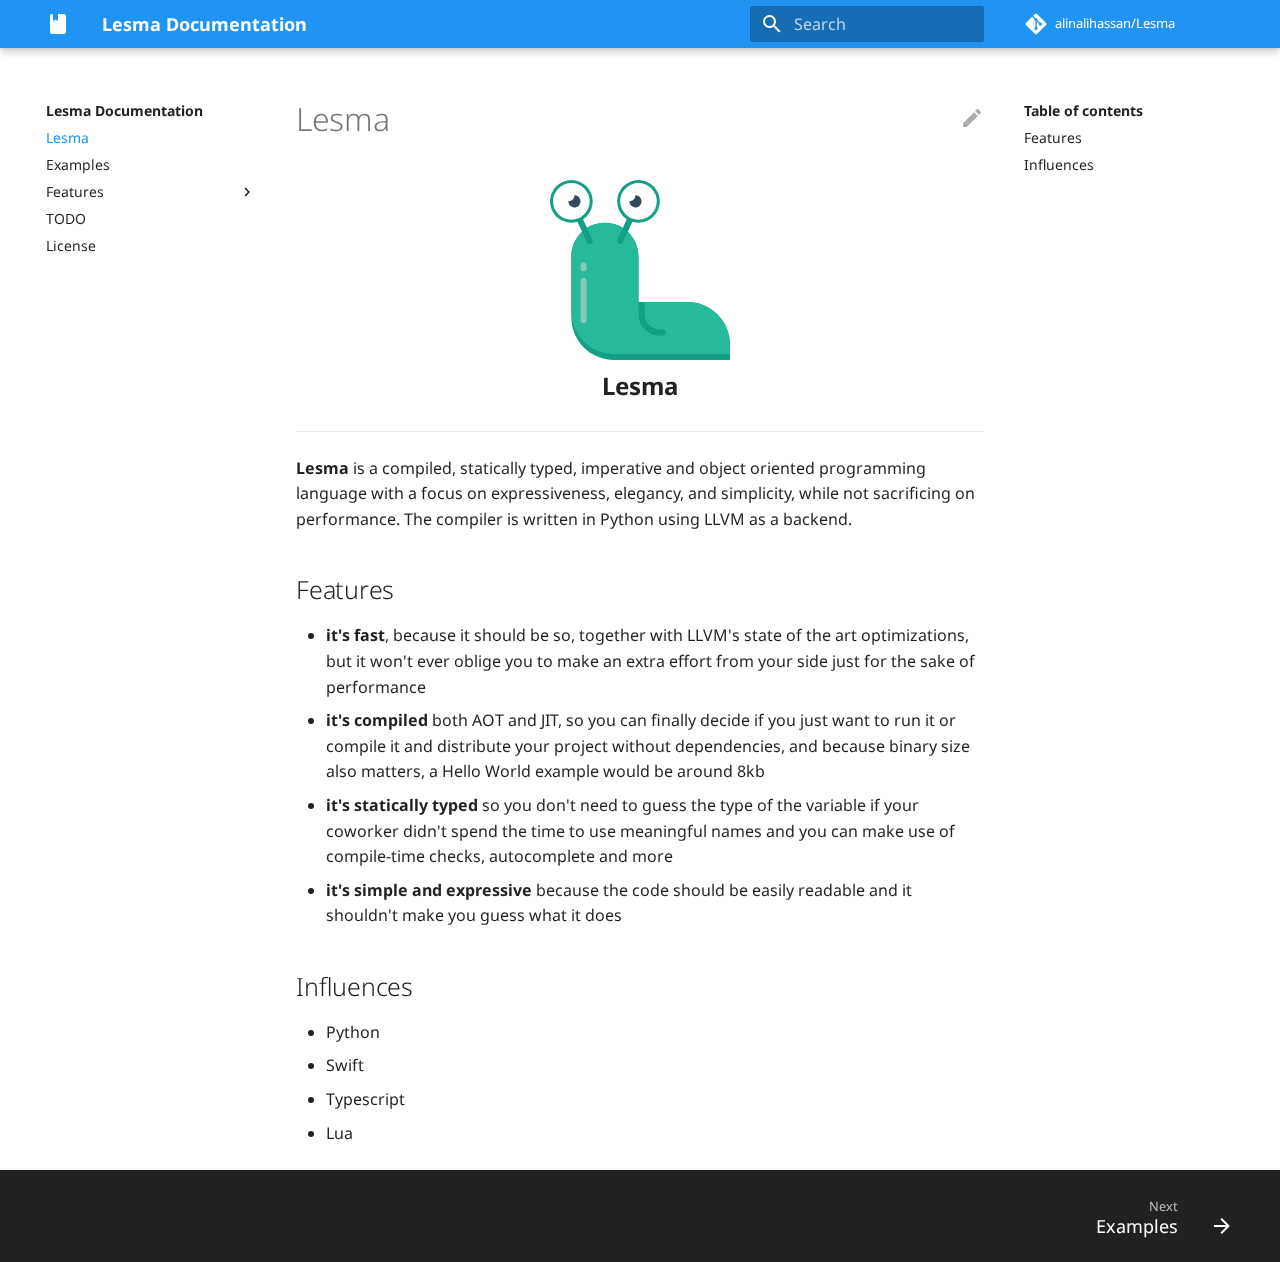
<file: index.html>
<!doctype html>
<html lang="en" class="no-js">
  <head>
    
      <meta charset="utf-8">
      <meta name="viewport" content="width=device-width,initial-scale=1">
      
        <meta name="description" content="Lesma Documentation">
      
      
        <meta name="author" content="Alin Ali Hassan">
      
      
        <link rel="canonical" href="https://alinalihassan.github.io/Lesma/">
      
      <link rel="icon" href="assets/images/favicon.png">
      <meta name="generator" content="mkdocs-1.2.3, mkdocs-material-8.2.3">
    
    
      
        <title>Lesma Documentation</title>
      
    
    
      <link rel="stylesheet" href="assets/stylesheets/main.e8d9bf0c.min.css">
      
        
        <link rel="stylesheet" href="assets/stylesheets/palette.e6a45f82.min.css">
        
          
          
          <meta name="theme-color" content="#2094f3">
        
      
    
    
    
      
        
        <link rel="preconnect" href="https://fonts.gstatic.com" crossorigin>
        <link rel="stylesheet" href="https://fonts.googleapis.com/css?family=Noto+Sans:300,300i,400,400i,700,700i%7CRoboto+Mono:400,400i,700,700i&display=fallback">
        <style>:root{--md-text-font:"Noto Sans";--md-code-font:"Roboto Mono"}</style>
      
    
    
      <link rel="stylesheet" href="css/extra.css">
    
    <script>__md_scope=new URL(".",location),__md_get=(e,_=localStorage,t=__md_scope)=>JSON.parse(_.getItem(t.pathname+"."+e)),__md_set=(e,_,t=localStorage,a=__md_scope)=>{try{t.setItem(a.pathname+"."+e,JSON.stringify(_))}catch(e){}}</script>
    
      

    
    
  </head>
  
  
    
    
    
    
    
    <body dir="ltr" data-md-color-scheme="" data-md-color-primary="blue" data-md-color-accent="blue">
  
    
    
    <input class="md-toggle" data-md-toggle="drawer" type="checkbox" id="__drawer" autocomplete="off">
    <input class="md-toggle" data-md-toggle="search" type="checkbox" id="__search" autocomplete="off">
    <label class="md-overlay" for="__drawer"></label>
    <div data-md-component="skip">
      
        
        <a href="#features" class="md-skip">
          Skip to content
        </a>
      
    </div>
    <div data-md-component="announce">
      
    </div>
    
    
      

<header class="md-header" data-md-component="header">
  <nav class="md-header__inner md-grid" aria-label="Header">
    <a href="." title="Lesma Documentation" class="md-header__button md-logo" aria-label="Lesma Documentation" data-md-component="logo">
      
  
  <svg xmlns="http://www.w3.org/2000/svg" viewBox="0 0 24 24"><path d="M18 22a2 2 0 0 0 2-2V4a2 2 0 0 0-2-2h-6v7L9.5 7.5 7 9V2H6a2 2 0 0 0-2 2v16a2 2 0 0 0 2 2h12z"/></svg>

    </a>
    <label class="md-header__button md-icon" for="__drawer">
      <svg xmlns="http://www.w3.org/2000/svg" viewBox="0 0 24 24"><path d="M3 6h18v2H3V6m0 5h18v2H3v-2m0 5h18v2H3v-2z"/></svg>
    </label>
    <div class="md-header__title" data-md-component="header-title">
      <div class="md-header__ellipsis">
        <div class="md-header__topic">
          <span class="md-ellipsis">
            Lesma Documentation
          </span>
        </div>
        <div class="md-header__topic" data-md-component="header-topic">
          <span class="md-ellipsis">
            
              Lesma
            
          </span>
        </div>
      </div>
    </div>
    
    
    
      <label class="md-header__button md-icon" for="__search">
        <svg xmlns="http://www.w3.org/2000/svg" viewBox="0 0 24 24"><path d="M9.5 3A6.5 6.5 0 0 1 16 9.5c0 1.61-.59 3.09-1.56 4.23l.27.27h.79l5 5-1.5 1.5-5-5v-.79l-.27-.27A6.516 6.516 0 0 1 9.5 16 6.5 6.5 0 0 1 3 9.5 6.5 6.5 0 0 1 9.5 3m0 2C7 5 5 7 5 9.5S7 14 9.5 14 14 12 14 9.5 12 5 9.5 5z"/></svg>
      </label>
      <div class="md-search" data-md-component="search" role="dialog">
  <label class="md-search__overlay" for="__search"></label>
  <div class="md-search__inner" role="search">
    <form class="md-search__form" name="search">
      <input type="text" class="md-search__input" name="query" aria-label="Search" placeholder="Search" autocapitalize="off" autocorrect="off" autocomplete="off" spellcheck="false" data-md-component="search-query" required>
      <label class="md-search__icon md-icon" for="__search">
        <svg xmlns="http://www.w3.org/2000/svg" viewBox="0 0 24 24"><path d="M9.5 3A6.5 6.5 0 0 1 16 9.5c0 1.61-.59 3.09-1.56 4.23l.27.27h.79l5 5-1.5 1.5-5-5v-.79l-.27-.27A6.516 6.516 0 0 1 9.5 16 6.5 6.5 0 0 1 3 9.5 6.5 6.5 0 0 1 9.5 3m0 2C7 5 5 7 5 9.5S7 14 9.5 14 14 12 14 9.5 12 5 9.5 5z"/></svg>
        <svg xmlns="http://www.w3.org/2000/svg" viewBox="0 0 24 24"><path d="M20 11v2H8l5.5 5.5-1.42 1.42L4.16 12l7.92-7.92L13.5 5.5 8 11h12z"/></svg>
      </label>
      <nav class="md-search__options" aria-label="Search">
        
        <button type="reset" class="md-search__icon md-icon" aria-label="Clear" tabindex="-1">
          <svg xmlns="http://www.w3.org/2000/svg" viewBox="0 0 24 24"><path d="M19 6.41 17.59 5 12 10.59 6.41 5 5 6.41 10.59 12 5 17.59 6.41 19 12 13.41 17.59 19 19 17.59 13.41 12 19 6.41z"/></svg>
        </button>
      </nav>
      
    </form>
    <div class="md-search__output">
      <div class="md-search__scrollwrap" data-md-scrollfix>
        <div class="md-search-result" data-md-component="search-result">
          <div class="md-search-result__meta">
            Initializing search
          </div>
          <ol class="md-search-result__list"></ol>
        </div>
      </div>
    </div>
  </div>
</div>
    
    
      <div class="md-header__source">
        <a href="https://github.com/alinalihassan/Lesma/" title="Go to repository" class="md-source" data-md-component="source">
  <div class="md-source__icon md-icon">
    
    <svg xmlns="http://www.w3.org/2000/svg" viewBox="0 0 448 512"><!--! Font Awesome Free 6.0.0 by @fontawesome - https://fontawesome.com License - https://fontawesome.com/license/free (Icons: CC BY 4.0, Fonts: SIL OFL 1.1, Code: MIT License) Copyright 2022 Fonticons, Inc.--><path d="M439.55 236.05 244 40.45a28.87 28.87 0 0 0-40.81 0l-40.66 40.63 51.52 51.52c27.06-9.14 52.68 16.77 43.39 43.68l49.66 49.66c34.23-11.8 61.18 31 35.47 56.69-26.49 26.49-70.21-2.87-56-37.34L240.22 199v121.85c25.3 12.54 22.26 41.85 9.08 55a34.34 34.34 0 0 1-48.55 0c-17.57-17.6-11.07-46.91 11.25-56v-123c-20.8-8.51-24.6-30.74-18.64-45L142.57 101 8.45 235.14a28.86 28.86 0 0 0 0 40.81l195.61 195.6a28.86 28.86 0 0 0 40.8 0l194.69-194.69a28.86 28.86 0 0 0 0-40.81z"/></svg>
  </div>
  <div class="md-source__repository">
    alinalihassan/Lesma
  </div>
</a>
      </div>
    
  </nav>
  
</header>
    
    <div class="md-container" data-md-component="container">
      
      
        
          
        
      
      <main class="md-main" data-md-component="main">
        <div class="md-main__inner md-grid">
          
            
              
              <div class="md-sidebar md-sidebar--primary" data-md-component="sidebar" data-md-type="navigation" >
                <div class="md-sidebar__scrollwrap">
                  <div class="md-sidebar__inner">
                    


<nav class="md-nav md-nav--primary" aria-label="Navigation" data-md-level="0">
  <label class="md-nav__title" for="__drawer">
    <a href="." title="Lesma Documentation" class="md-nav__button md-logo" aria-label="Lesma Documentation" data-md-component="logo">
      
  
  <svg xmlns="http://www.w3.org/2000/svg" viewBox="0 0 24 24"><path d="M18 22a2 2 0 0 0 2-2V4a2 2 0 0 0-2-2h-6v7L9.5 7.5 7 9V2H6a2 2 0 0 0-2 2v16a2 2 0 0 0 2 2h12z"/></svg>

    </a>
    Lesma Documentation
  </label>
  
    <div class="md-nav__source">
      <a href="https://github.com/alinalihassan/Lesma/" title="Go to repository" class="md-source" data-md-component="source">
  <div class="md-source__icon md-icon">
    
    <svg xmlns="http://www.w3.org/2000/svg" viewBox="0 0 448 512"><!--! Font Awesome Free 6.0.0 by @fontawesome - https://fontawesome.com License - https://fontawesome.com/license/free (Icons: CC BY 4.0, Fonts: SIL OFL 1.1, Code: MIT License) Copyright 2022 Fonticons, Inc.--><path d="M439.55 236.05 244 40.45a28.87 28.87 0 0 0-40.81 0l-40.66 40.63 51.52 51.52c27.06-9.14 52.68 16.77 43.39 43.68l49.66 49.66c34.23-11.8 61.18 31 35.47 56.69-26.49 26.49-70.21-2.87-56-37.34L240.22 199v121.85c25.3 12.54 22.26 41.85 9.08 55a34.34 34.34 0 0 1-48.55 0c-17.57-17.6-11.07-46.91 11.25-56v-123c-20.8-8.51-24.6-30.74-18.64-45L142.57 101 8.45 235.14a28.86 28.86 0 0 0 0 40.81l195.61 195.6a28.86 28.86 0 0 0 40.8 0l194.69-194.69a28.86 28.86 0 0 0 0-40.81z"/></svg>
  </div>
  <div class="md-source__repository">
    alinalihassan/Lesma
  </div>
</a>
    </div>
  
  <ul class="md-nav__list" data-md-scrollfix>
    
      
      
      

  
  
    
  
  
    <li class="md-nav__item md-nav__item--active">
      
      <input class="md-nav__toggle md-toggle" data-md-toggle="toc" type="checkbox" id="__toc">
      
      
      
        <label class="md-nav__link md-nav__link--active" for="__toc">
          Lesma
          <span class="md-nav__icon md-icon"></span>
        </label>
      
      <a href="." class="md-nav__link md-nav__link--active">
        Lesma
      </a>
      
        

<nav class="md-nav md-nav--secondary" aria-label="Table of contents">
  
  
  
  
    <label class="md-nav__title" for="__toc">
      <span class="md-nav__icon md-icon"></span>
      Table of contents
    </label>
    <ul class="md-nav__list" data-md-component="toc" data-md-scrollfix>
      
        <li class="md-nav__item">
  <a href="#features" class="md-nav__link">
    Features
  </a>
  
</li>
      
        <li class="md-nav__item">
  <a href="#influences" class="md-nav__link">
    Influences
  </a>
  
</li>
      
    </ul>
  
</nav>
      
    </li>
  

    
      
      
      

  
  
  
    <li class="md-nav__item">
      <a href="examples/" class="md-nav__link">
        Examples
      </a>
    </li>
  

    
      
      
      

  
  
  
    
    <li class="md-nav__item md-nav__item--nested">
      
      
        <input class="md-nav__toggle md-toggle" data-md-toggle="__nav_3" type="checkbox" id="__nav_3" >
      
      
      
      
        <label class="md-nav__link" for="__nav_3">
          Features
          <span class="md-nav__icon md-icon"></span>
        </label>
      
      <nav class="md-nav" aria-label="Features" data-md-level="1">
        <label class="md-nav__title" for="__nav_3">
          <span class="md-nav__icon md-icon"></span>
          Features
        </label>
        <ul class="md-nav__list" data-md-scrollfix>
          
            
              
  
  
  
    <li class="md-nav__item">
      <a href="features/syntax/" class="md-nav__link">
        Syntax
      </a>
    </li>
  

            
          
            
              
  
  
  
    <li class="md-nav__item">
      <a href="features/keywords/" class="md-nav__link">
        Keywords
      </a>
    </li>
  

            
          
            
              
  
  
  
    <li class="md-nav__item">
      <a href="features/flow_control/" class="md-nav__link">
        Flow Control
      </a>
    </li>
  

            
          
            
              
  
  
  
    <li class="md-nav__item">
      <a href="features/classes/" class="md-nav__link">
        Classes
      </a>
    </li>
  

            
          
            
              
  
  
  
    <li class="md-nav__item">
      <a href="features/enums/" class="md-nav__link">
        Enums
      </a>
    </li>
  

            
          
            
              
  
  
  
    <li class="md-nav__item">
      <a href="features/types/" class="md-nav__link">
        Types
      </a>
    </li>
  

            
          
            
              
  
  
  
    <li class="md-nav__item">
      <a href="features/operators/" class="md-nav__link">
        Operators
      </a>
    </li>
  

            
          
        </ul>
      </nav>
    </li>
  

    
      
      
      

  
  
  
    <li class="md-nav__item">
      <a href="TODO/" class="md-nav__link">
        TODO
      </a>
    </li>
  

    
      
      
      

  
  
  
    <li class="md-nav__item">
      <a href="license/" class="md-nav__link">
        License
      </a>
    </li>
  

    
  </ul>
</nav>
                  </div>
                </div>
              </div>
            
            
              
              <div class="md-sidebar md-sidebar--secondary" data-md-component="sidebar" data-md-type="toc" >
                <div class="md-sidebar__scrollwrap">
                  <div class="md-sidebar__inner">
                    

<nav class="md-nav md-nav--secondary" aria-label="Table of contents">
  
  
  
  
    <label class="md-nav__title" for="__toc">
      <span class="md-nav__icon md-icon"></span>
      Table of contents
    </label>
    <ul class="md-nav__list" data-md-component="toc" data-md-scrollfix>
      
        <li class="md-nav__item">
  <a href="#features" class="md-nav__link">
    Features
  </a>
  
</li>
      
        <li class="md-nav__item">
  <a href="#influences" class="md-nav__link">
    Influences
  </a>
  
</li>
      
    </ul>
  
</nav>
                  </div>
                </div>
              </div>
            
          
          <div class="md-content" data-md-component="content">
            <article class="md-content__inner md-typeset">
              
                
<a href="https://github.com/alinalihassan/Lesma/edit/master/docs/index.md" title="Edit this page" class="md-content__button md-icon">
  <svg xmlns="http://www.w3.org/2000/svg" viewBox="0 0 24 24"><path d="M20.71 7.04c.39-.39.39-1.04 0-1.41l-2.34-2.34c-.37-.39-1.02-.39-1.41 0l-1.84 1.83 3.75 3.75M3 17.25V21h3.75L17.81 9.93l-3.75-3.75L3 17.25z"/></svg>
</a>



  <h1>Lesma</h1>

<p align="center">
<img src="img/logo.svg" style="height: 180px" alt="Lesma Programming Language" title="Lesma Programming Language">
<br><b style="font-size: 24px;">Lesma</b>
</p>

<hr />
<p><strong>Lesma</strong> is a compiled, statically typed, imperative and object oriented programming language with a focus on expressiveness, elegancy, and simplicity, while not sacrificing on performance. The compiler is written in Python using LLVM as a backend.</p>
<h2 id="features">Features</h2>
<ul>
<li><strong>it's fast</strong>, because it should be so, together with LLVM's state of the art optimizations, but it won't ever oblige you to make an extra effort from your side just for the sake of performance</li>
<li><strong>it's compiled</strong> both AOT and JIT, so you can finally decide if you just want to run it or compile it and distribute your project without dependencies, and because binary size also matters, a Hello World example would be around 8kb</li>
<li><strong>it's statically typed</strong> so you don't need to guess the type of the variable if your coworker didn't spend the time to use meaningful names and you can make use of compile-time checks, autocomplete and more</li>
<li><strong>it's simple and expressive</strong> because the code should be easily readable and it shouldn't make you guess what it does</li>
</ul>
<h2 id="influences">Influences</h2>
<ul>
<li>Python</li>
<li>Swift</li>
<li>Typescript</li>
<li>Lua</li>
</ul>

              
            </article>
          </div>
        </div>
        
      </main>
      
        <footer class="md-footer">
  
    <nav class="md-footer__inner md-grid" aria-label="Footer">
      
      
        
        <a href="examples/" class="md-footer__link md-footer__link--next" aria-label="Next: Examples" rel="next">
          <div class="md-footer__title">
            <div class="md-ellipsis">
              <span class="md-footer__direction">
                Next
              </span>
              Examples
            </div>
          </div>
          <div class="md-footer__button md-icon">
            <svg xmlns="http://www.w3.org/2000/svg" viewBox="0 0 24 24"><path d="M4 11v2h12l-5.5 5.5 1.42 1.42L19.84 12l-7.92-7.92L10.5 5.5 16 11H4z"/></svg>
          </div>
        </a>
      
    </nav>
  
  <div class="md-footer-meta md-typeset">
    <div class="md-footer-meta__inner md-grid">
      <div class="md-copyright">
  
    <div class="md-copyright__highlight">
      Copyright &copy; 2022 Alin Ali Hassan
    </div>
  
  
    Made with
    <a href="https://squidfunk.github.io/mkdocs-material/" target="_blank" rel="noopener">
      Material for MkDocs
    </a>
  
</div>
      
    </div>
  </div>
</footer>
      
    </div>
    <div class="md-dialog" data-md-component="dialog">
      <div class="md-dialog__inner md-typeset"></div>
    </div>
    <script id="__config" type="application/json">{"base": ".", "features": ["instant"], "translations": {"clipboard.copy": "Copy to clipboard", "clipboard.copied": "Copied to clipboard", "search.config.lang": "en", "search.config.pipeline": "trimmer, stopWordFilter", "search.config.separator": "[\\s\\-]+", "search.placeholder": "Search", "search.result.placeholder": "Type to start searching", "search.result.none": "No matching documents", "search.result.one": "1 matching document", "search.result.other": "# matching documents", "search.result.more.one": "1 more on this page", "search.result.more.other": "# more on this page", "search.result.term.missing": "Missing", "select.version.title": "Select version"}, "search": "assets/javascripts/workers/search.bd0b6b67.min.js"}</script>
    
    
      <script src="assets/javascripts/bundle.b88e97c5.min.js"></script>
      
    
  </body>
</html>
</file>
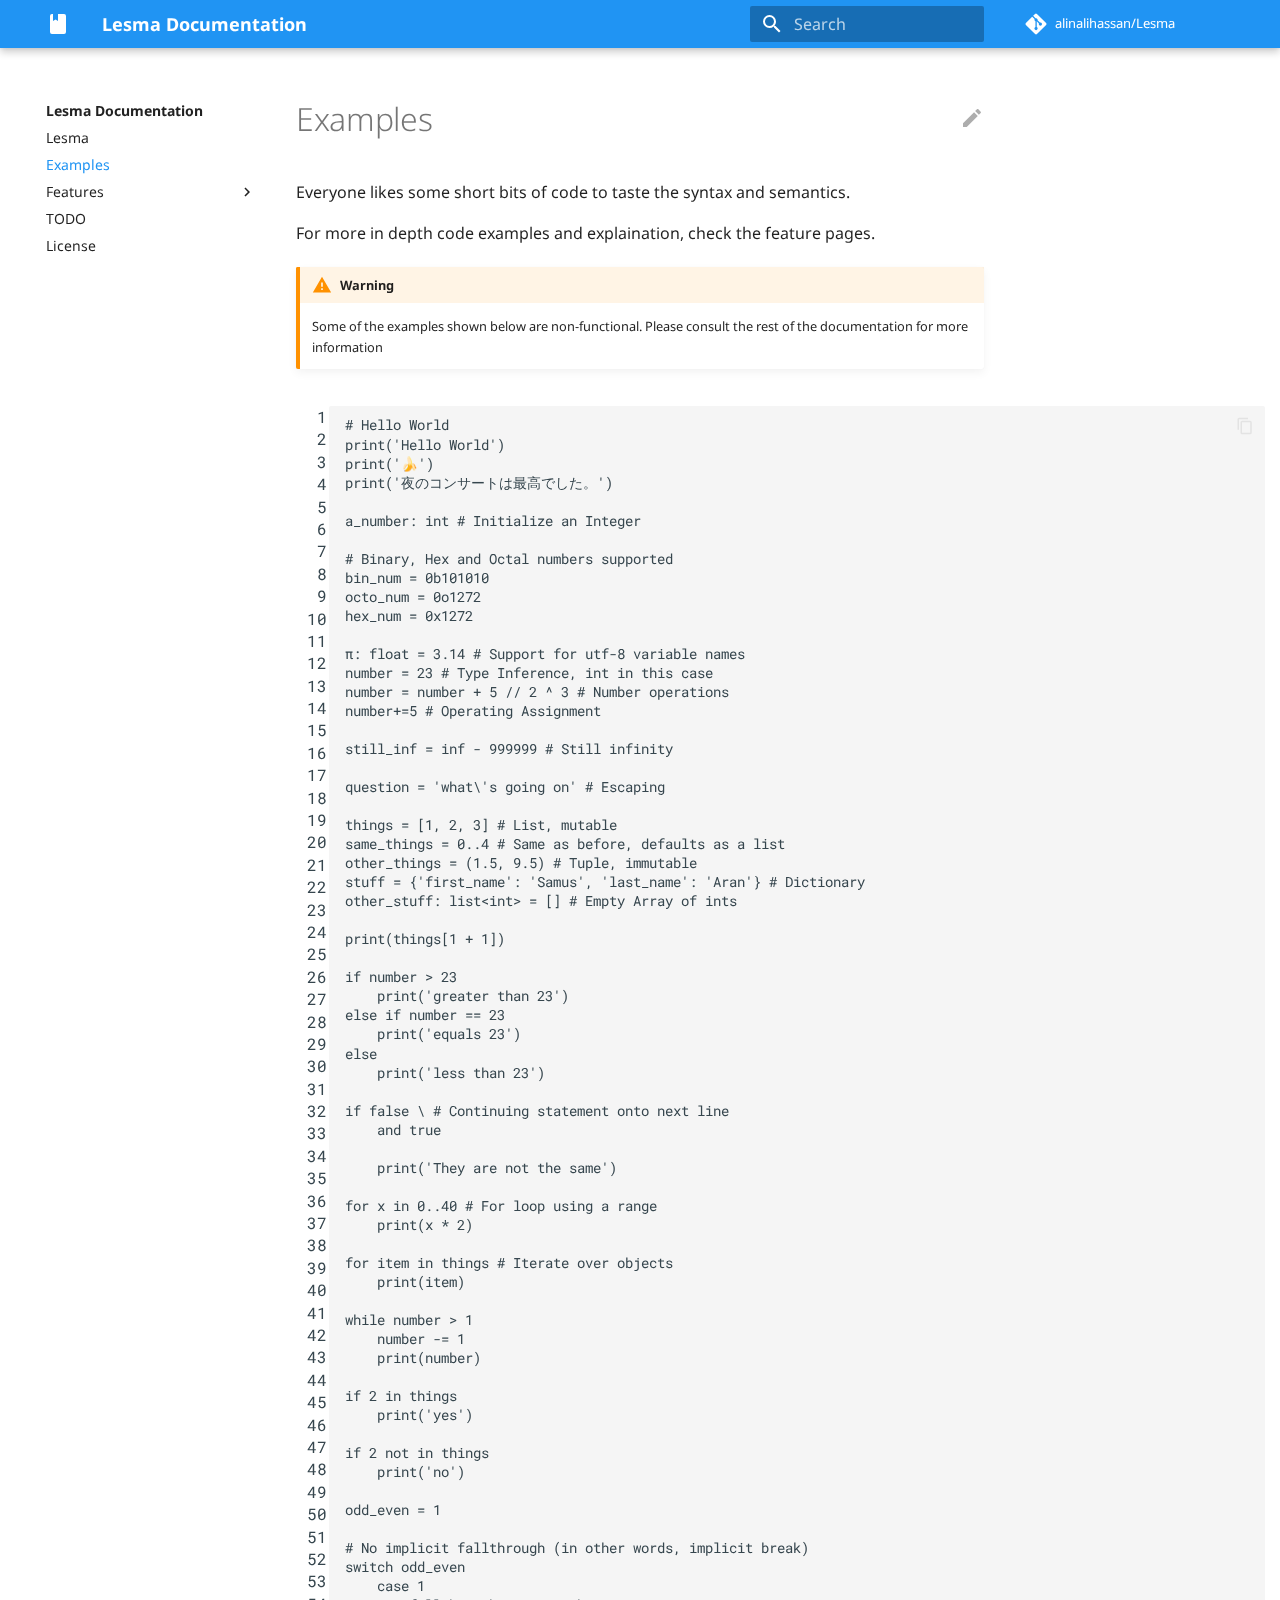
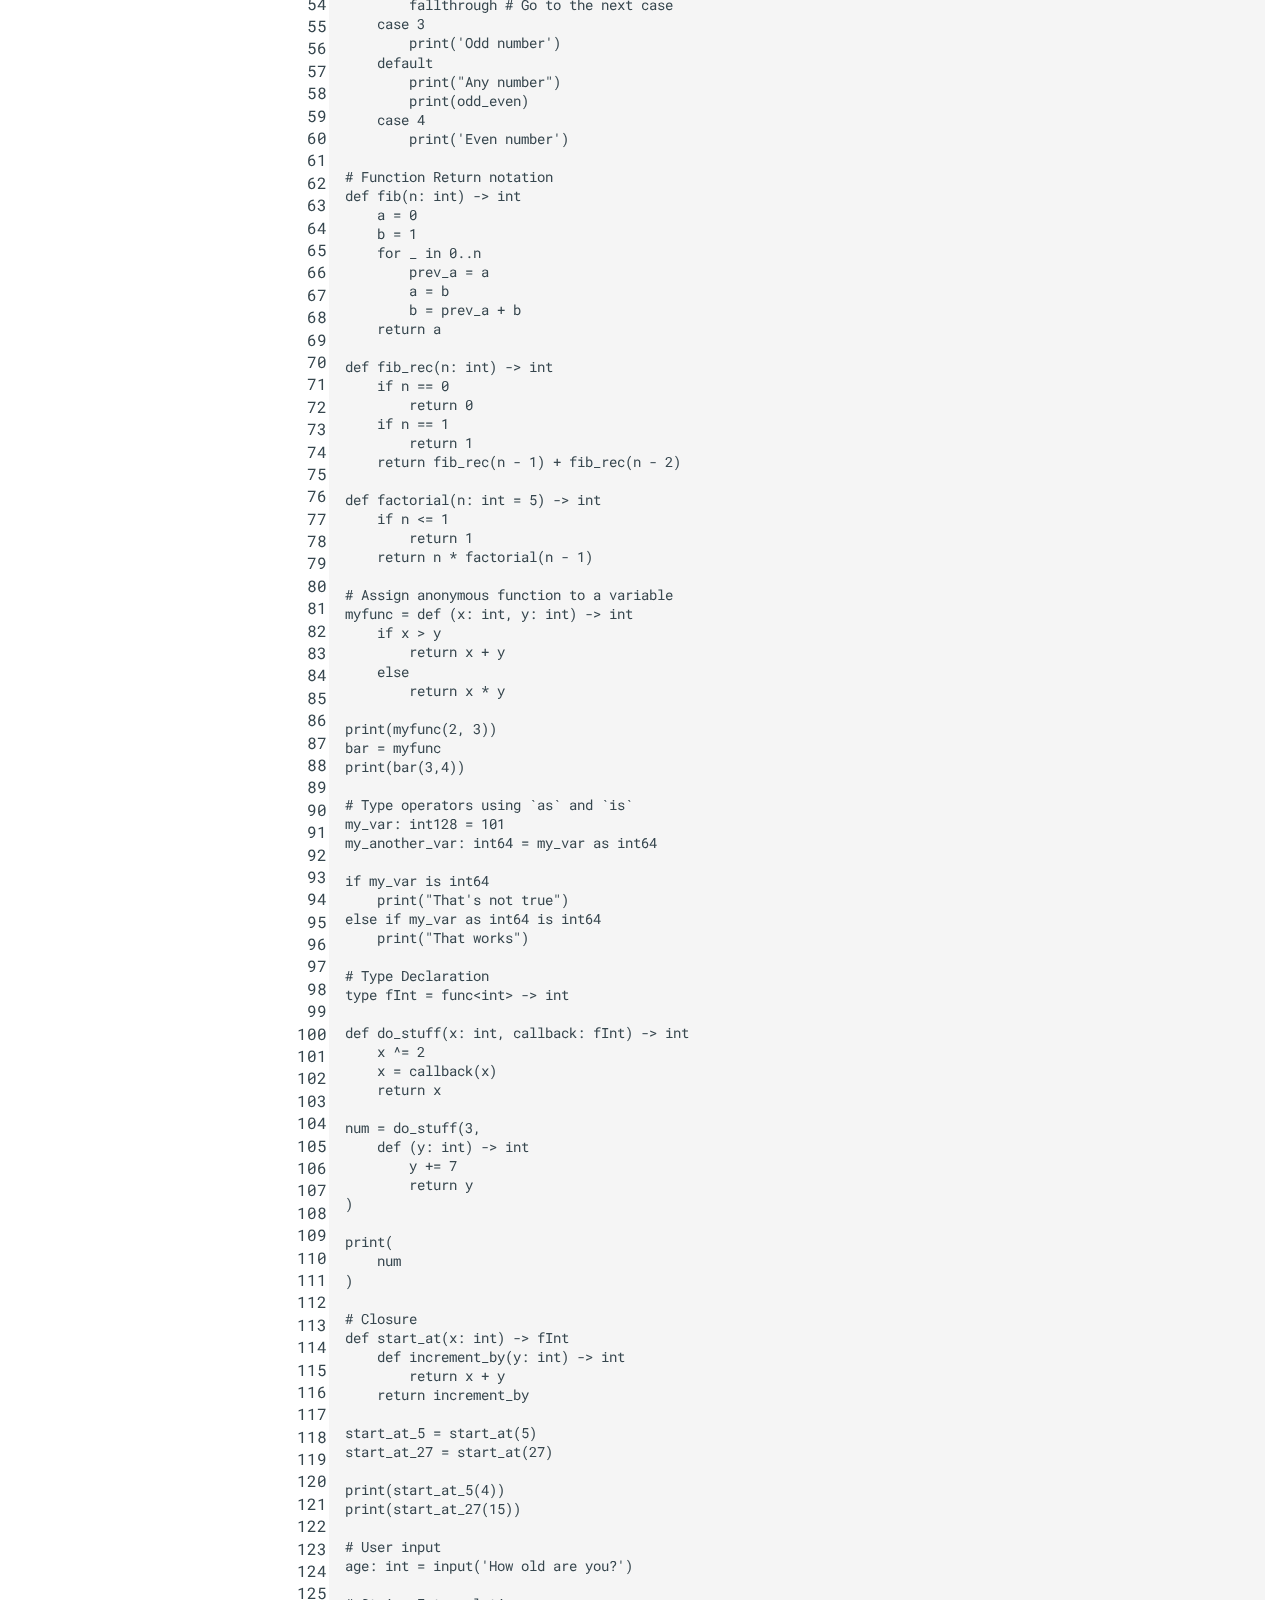
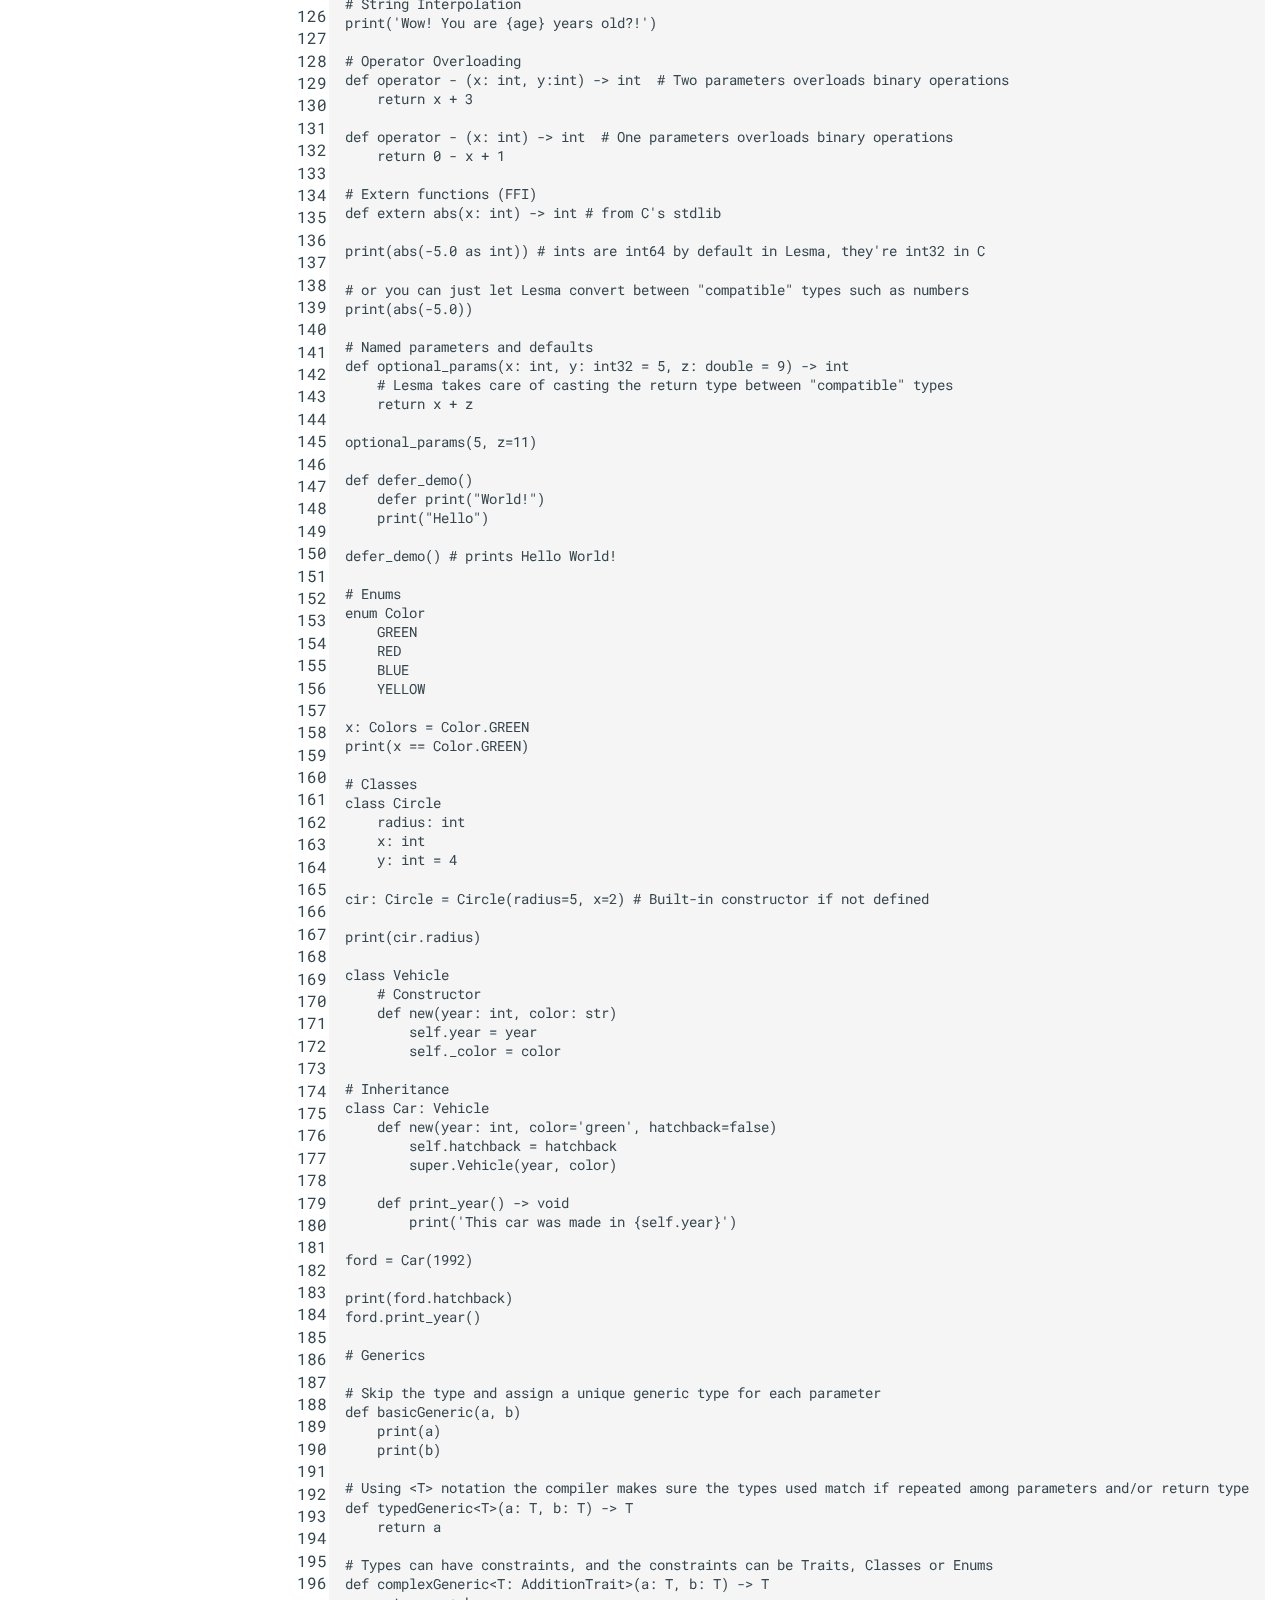
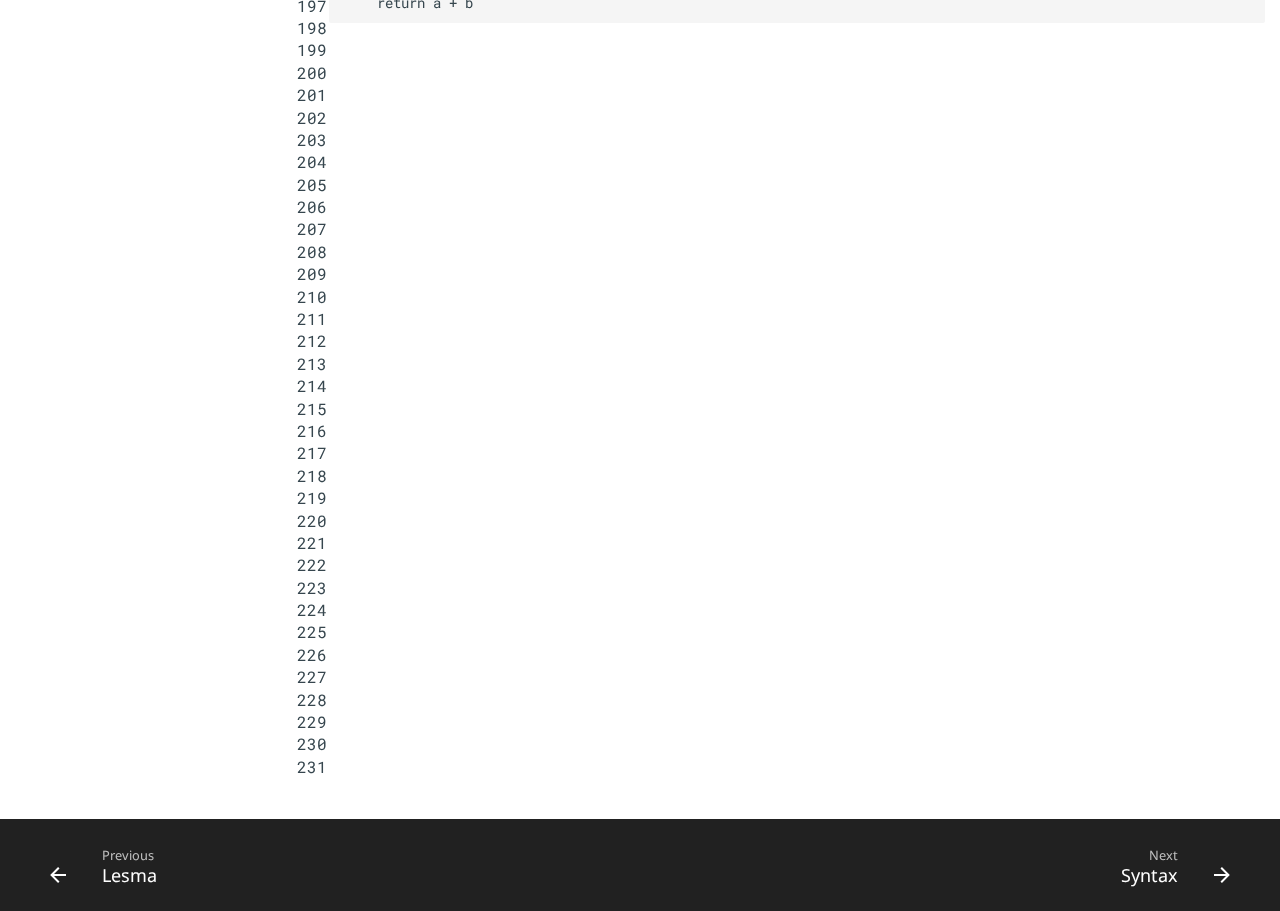
<file: examples/index.html>
<!doctype html>
<html lang="en" class="no-js">
  <head>
    
      <meta charset="utf-8">
      <meta name="viewport" content="width=device-width,initial-scale=1">
      
        <meta name="description" content="Lesma Documentation">
      
      
        <meta name="author" content="Alin Ali Hassan">
      
      
        <link rel="canonical" href="https://alinalihassan.github.io/Lesma/examples/">
      
      <link rel="icon" href="../assets/images/favicon.png">
      <meta name="generator" content="mkdocs-1.2.3, mkdocs-material-8.2.3">
    
    
      
        <title>Examples - Lesma Documentation</title>
      
    
    
      <link rel="stylesheet" href="../assets/stylesheets/main.e8d9bf0c.min.css">
      
        
        <link rel="stylesheet" href="../assets/stylesheets/palette.e6a45f82.min.css">
        
          
          
          <meta name="theme-color" content="#2094f3">
        
      
    
    
    
      
        
        <link rel="preconnect" href="https://fonts.gstatic.com" crossorigin>
        <link rel="stylesheet" href="https://fonts.googleapis.com/css?family=Noto+Sans:300,300i,400,400i,700,700i%7CRoboto+Mono:400,400i,700,700i&display=fallback">
        <style>:root{--md-text-font:"Noto Sans";--md-code-font:"Roboto Mono"}</style>
      
    
    
      <link rel="stylesheet" href="../css/extra.css">
    
    <script>__md_scope=new URL("..",location),__md_get=(e,_=localStorage,t=__md_scope)=>JSON.parse(_.getItem(t.pathname+"."+e)),__md_set=(e,_,t=localStorage,a=__md_scope)=>{try{t.setItem(a.pathname+"."+e,JSON.stringify(_))}catch(e){}}</script>
    
      

    
    
  </head>
  
  
    
    
    
    
    
    <body dir="ltr" data-md-color-scheme="" data-md-color-primary="blue" data-md-color-accent="blue">
  
    
    
    <input class="md-toggle" data-md-toggle="drawer" type="checkbox" id="__drawer" autocomplete="off">
    <input class="md-toggle" data-md-toggle="search" type="checkbox" id="__search" autocomplete="off">
    <label class="md-overlay" for="__drawer"></label>
    <div data-md-component="skip">
      
        
        <a href="#examples" class="md-skip">
          Skip to content
        </a>
      
    </div>
    <div data-md-component="announce">
      
    </div>
    
    
      

<header class="md-header" data-md-component="header">
  <nav class="md-header__inner md-grid" aria-label="Header">
    <a href=".." title="Lesma Documentation" class="md-header__button md-logo" aria-label="Lesma Documentation" data-md-component="logo">
      
  
  <svg xmlns="http://www.w3.org/2000/svg" viewBox="0 0 24 24"><path d="M18 22a2 2 0 0 0 2-2V4a2 2 0 0 0-2-2h-6v7L9.5 7.5 7 9V2H6a2 2 0 0 0-2 2v16a2 2 0 0 0 2 2h12z"/></svg>

    </a>
    <label class="md-header__button md-icon" for="__drawer">
      <svg xmlns="http://www.w3.org/2000/svg" viewBox="0 0 24 24"><path d="M3 6h18v2H3V6m0 5h18v2H3v-2m0 5h18v2H3v-2z"/></svg>
    </label>
    <div class="md-header__title" data-md-component="header-title">
      <div class="md-header__ellipsis">
        <div class="md-header__topic">
          <span class="md-ellipsis">
            Lesma Documentation
          </span>
        </div>
        <div class="md-header__topic" data-md-component="header-topic">
          <span class="md-ellipsis">
            
              Examples
            
          </span>
        </div>
      </div>
    </div>
    
    
    
      <label class="md-header__button md-icon" for="__search">
        <svg xmlns="http://www.w3.org/2000/svg" viewBox="0 0 24 24"><path d="M9.5 3A6.5 6.5 0 0 1 16 9.5c0 1.61-.59 3.09-1.56 4.23l.27.27h.79l5 5-1.5 1.5-5-5v-.79l-.27-.27A6.516 6.516 0 0 1 9.5 16 6.5 6.5 0 0 1 3 9.5 6.5 6.5 0 0 1 9.5 3m0 2C7 5 5 7 5 9.5S7 14 9.5 14 14 12 14 9.5 12 5 9.5 5z"/></svg>
      </label>
      <div class="md-search" data-md-component="search" role="dialog">
  <label class="md-search__overlay" for="__search"></label>
  <div class="md-search__inner" role="search">
    <form class="md-search__form" name="search">
      <input type="text" class="md-search__input" name="query" aria-label="Search" placeholder="Search" autocapitalize="off" autocorrect="off" autocomplete="off" spellcheck="false" data-md-component="search-query" required>
      <label class="md-search__icon md-icon" for="__search">
        <svg xmlns="http://www.w3.org/2000/svg" viewBox="0 0 24 24"><path d="M9.5 3A6.5 6.5 0 0 1 16 9.5c0 1.61-.59 3.09-1.56 4.23l.27.27h.79l5 5-1.5 1.5-5-5v-.79l-.27-.27A6.516 6.516 0 0 1 9.5 16 6.5 6.5 0 0 1 3 9.5 6.5 6.5 0 0 1 9.5 3m0 2C7 5 5 7 5 9.5S7 14 9.5 14 14 12 14 9.5 12 5 9.5 5z"/></svg>
        <svg xmlns="http://www.w3.org/2000/svg" viewBox="0 0 24 24"><path d="M20 11v2H8l5.5 5.5-1.42 1.42L4.16 12l7.92-7.92L13.5 5.5 8 11h12z"/></svg>
      </label>
      <nav class="md-search__options" aria-label="Search">
        
        <button type="reset" class="md-search__icon md-icon" aria-label="Clear" tabindex="-1">
          <svg xmlns="http://www.w3.org/2000/svg" viewBox="0 0 24 24"><path d="M19 6.41 17.59 5 12 10.59 6.41 5 5 6.41 10.59 12 5 17.59 6.41 19 12 13.41 17.59 19 19 17.59 13.41 12 19 6.41z"/></svg>
        </button>
      </nav>
      
    </form>
    <div class="md-search__output">
      <div class="md-search__scrollwrap" data-md-scrollfix>
        <div class="md-search-result" data-md-component="search-result">
          <div class="md-search-result__meta">
            Initializing search
          </div>
          <ol class="md-search-result__list"></ol>
        </div>
      </div>
    </div>
  </div>
</div>
    
    
      <div class="md-header__source">
        <a href="https://github.com/alinalihassan/Lesma/" title="Go to repository" class="md-source" data-md-component="source">
  <div class="md-source__icon md-icon">
    
    <svg xmlns="http://www.w3.org/2000/svg" viewBox="0 0 448 512"><!--! Font Awesome Free 6.0.0 by @fontawesome - https://fontawesome.com License - https://fontawesome.com/license/free (Icons: CC BY 4.0, Fonts: SIL OFL 1.1, Code: MIT License) Copyright 2022 Fonticons, Inc.--><path d="M439.55 236.05 244 40.45a28.87 28.87 0 0 0-40.81 0l-40.66 40.63 51.52 51.52c27.06-9.14 52.68 16.77 43.39 43.68l49.66 49.66c34.23-11.8 61.18 31 35.47 56.69-26.49 26.49-70.21-2.87-56-37.34L240.22 199v121.85c25.3 12.54 22.26 41.85 9.08 55a34.34 34.34 0 0 1-48.55 0c-17.57-17.6-11.07-46.91 11.25-56v-123c-20.8-8.51-24.6-30.74-18.64-45L142.57 101 8.45 235.14a28.86 28.86 0 0 0 0 40.81l195.61 195.6a28.86 28.86 0 0 0 40.8 0l194.69-194.69a28.86 28.86 0 0 0 0-40.81z"/></svg>
  </div>
  <div class="md-source__repository">
    alinalihassan/Lesma
  </div>
</a>
      </div>
    
  </nav>
  
</header>
    
    <div class="md-container" data-md-component="container">
      
      
        
          
        
      
      <main class="md-main" data-md-component="main">
        <div class="md-main__inner md-grid">
          
            
              
              <div class="md-sidebar md-sidebar--primary" data-md-component="sidebar" data-md-type="navigation" >
                <div class="md-sidebar__scrollwrap">
                  <div class="md-sidebar__inner">
                    


<nav class="md-nav md-nav--primary" aria-label="Navigation" data-md-level="0">
  <label class="md-nav__title" for="__drawer">
    <a href=".." title="Lesma Documentation" class="md-nav__button md-logo" aria-label="Lesma Documentation" data-md-component="logo">
      
  
  <svg xmlns="http://www.w3.org/2000/svg" viewBox="0 0 24 24"><path d="M18 22a2 2 0 0 0 2-2V4a2 2 0 0 0-2-2h-6v7L9.5 7.5 7 9V2H6a2 2 0 0 0-2 2v16a2 2 0 0 0 2 2h12z"/></svg>

    </a>
    Lesma Documentation
  </label>
  
    <div class="md-nav__source">
      <a href="https://github.com/alinalihassan/Lesma/" title="Go to repository" class="md-source" data-md-component="source">
  <div class="md-source__icon md-icon">
    
    <svg xmlns="http://www.w3.org/2000/svg" viewBox="0 0 448 512"><!--! Font Awesome Free 6.0.0 by @fontawesome - https://fontawesome.com License - https://fontawesome.com/license/free (Icons: CC BY 4.0, Fonts: SIL OFL 1.1, Code: MIT License) Copyright 2022 Fonticons, Inc.--><path d="M439.55 236.05 244 40.45a28.87 28.87 0 0 0-40.81 0l-40.66 40.63 51.52 51.52c27.06-9.14 52.68 16.77 43.39 43.68l49.66 49.66c34.23-11.8 61.18 31 35.47 56.69-26.49 26.49-70.21-2.87-56-37.34L240.22 199v121.85c25.3 12.54 22.26 41.85 9.08 55a34.34 34.34 0 0 1-48.55 0c-17.57-17.6-11.07-46.91 11.25-56v-123c-20.8-8.51-24.6-30.74-18.64-45L142.57 101 8.45 235.14a28.86 28.86 0 0 0 0 40.81l195.61 195.6a28.86 28.86 0 0 0 40.8 0l194.69-194.69a28.86 28.86 0 0 0 0-40.81z"/></svg>
  </div>
  <div class="md-source__repository">
    alinalihassan/Lesma
  </div>
</a>
    </div>
  
  <ul class="md-nav__list" data-md-scrollfix>
    
      
      
      

  
  
  
    <li class="md-nav__item">
      <a href=".." class="md-nav__link">
        Lesma
      </a>
    </li>
  

    
      
      
      

  
  
    
  
  
    <li class="md-nav__item md-nav__item--active">
      
      <input class="md-nav__toggle md-toggle" data-md-toggle="toc" type="checkbox" id="__toc">
      
      
        
      
      
      <a href="./" class="md-nav__link md-nav__link--active">
        Examples
      </a>
      
    </li>
  

    
      
      
      

  
  
  
    
    <li class="md-nav__item md-nav__item--nested">
      
      
        <input class="md-nav__toggle md-toggle" data-md-toggle="__nav_3" type="checkbox" id="__nav_3" >
      
      
      
      
        <label class="md-nav__link" for="__nav_3">
          Features
          <span class="md-nav__icon md-icon"></span>
        </label>
      
      <nav class="md-nav" aria-label="Features" data-md-level="1">
        <label class="md-nav__title" for="__nav_3">
          <span class="md-nav__icon md-icon"></span>
          Features
        </label>
        <ul class="md-nav__list" data-md-scrollfix>
          
            
              
  
  
  
    <li class="md-nav__item">
      <a href="../features/syntax/" class="md-nav__link">
        Syntax
      </a>
    </li>
  

            
          
            
              
  
  
  
    <li class="md-nav__item">
      <a href="../features/keywords/" class="md-nav__link">
        Keywords
      </a>
    </li>
  

            
          
            
              
  
  
  
    <li class="md-nav__item">
      <a href="../features/flow_control/" class="md-nav__link">
        Flow Control
      </a>
    </li>
  

            
          
            
              
  
  
  
    <li class="md-nav__item">
      <a href="../features/classes/" class="md-nav__link">
        Classes
      </a>
    </li>
  

            
          
            
              
  
  
  
    <li class="md-nav__item">
      <a href="../features/enums/" class="md-nav__link">
        Enums
      </a>
    </li>
  

            
          
            
              
  
  
  
    <li class="md-nav__item">
      <a href="../features/types/" class="md-nav__link">
        Types
      </a>
    </li>
  

            
          
            
              
  
  
  
    <li class="md-nav__item">
      <a href="../features/operators/" class="md-nav__link">
        Operators
      </a>
    </li>
  

            
          
        </ul>
      </nav>
    </li>
  

    
      
      
      

  
  
  
    <li class="md-nav__item">
      <a href="../TODO/" class="md-nav__link">
        TODO
      </a>
    </li>
  

    
      
      
      

  
  
  
    <li class="md-nav__item">
      <a href="../license/" class="md-nav__link">
        License
      </a>
    </li>
  

    
  </ul>
</nav>
                  </div>
                </div>
              </div>
            
            
              
              <div class="md-sidebar md-sidebar--secondary" data-md-component="sidebar" data-md-type="toc" >
                <div class="md-sidebar__scrollwrap">
                  <div class="md-sidebar__inner">
                    

<nav class="md-nav md-nav--secondary" aria-label="Table of contents">
  
  
  
    
  
  
</nav>
                  </div>
                </div>
              </div>
            
          
          <div class="md-content" data-md-component="content">
            <article class="md-content__inner md-typeset">
              
                
<a href="https://github.com/alinalihassan/Lesma/edit/master/docs/examples.md" title="Edit this page" class="md-content__button md-icon">
  <svg xmlns="http://www.w3.org/2000/svg" viewBox="0 0 24 24"><path d="M20.71 7.04c.39-.39.39-1.04 0-1.41l-2.34-2.34c-.37-.39-1.02-.39-1.41 0l-1.84 1.83 3.75 3.75M3 17.25V21h3.75L17.81 9.93l-3.75-3.75L3 17.25z"/></svg>
</a>



<h1 id="examples">Examples</h1>
<p>Everyone likes some short bits of code to taste the syntax and semantics.</p>
<p>For more in depth code examples and explaination, check the feature pages.</p>
<div class="admonition warning">
<p class="admonition-title">Warning</p>
<p>Some of the examples shown below are non-functional. Please consult the rest of the documentation for more information</p>
</div>
<table class="codehilitetable"><tr><td class="linenos"><div class="linenodiv"><pre><span class="normal">  1</span>
<span class="normal">  2</span>
<span class="normal">  3</span>
<span class="normal">  4</span>
<span class="normal">  5</span>
<span class="normal">  6</span>
<span class="normal">  7</span>
<span class="normal">  8</span>
<span class="normal">  9</span>
<span class="normal"> 10</span>
<span class="normal"> 11</span>
<span class="normal"> 12</span>
<span class="normal"> 13</span>
<span class="normal"> 14</span>
<span class="normal"> 15</span>
<span class="normal"> 16</span>
<span class="normal"> 17</span>
<span class="normal"> 18</span>
<span class="normal"> 19</span>
<span class="normal"> 20</span>
<span class="normal"> 21</span>
<span class="normal"> 22</span>
<span class="normal"> 23</span>
<span class="normal"> 24</span>
<span class="normal"> 25</span>
<span class="normal"> 26</span>
<span class="normal"> 27</span>
<span class="normal"> 28</span>
<span class="normal"> 29</span>
<span class="normal"> 30</span>
<span class="normal"> 31</span>
<span class="normal"> 32</span>
<span class="normal"> 33</span>
<span class="normal"> 34</span>
<span class="normal"> 35</span>
<span class="normal"> 36</span>
<span class="normal"> 37</span>
<span class="normal"> 38</span>
<span class="normal"> 39</span>
<span class="normal"> 40</span>
<span class="normal"> 41</span>
<span class="normal"> 42</span>
<span class="normal"> 43</span>
<span class="normal"> 44</span>
<span class="normal"> 45</span>
<span class="normal"> 46</span>
<span class="normal"> 47</span>
<span class="normal"> 48</span>
<span class="normal"> 49</span>
<span class="normal"> 50</span>
<span class="normal"> 51</span>
<span class="normal"> 52</span>
<span class="normal"> 53</span>
<span class="normal"> 54</span>
<span class="normal"> 55</span>
<span class="normal"> 56</span>
<span class="normal"> 57</span>
<span class="normal"> 58</span>
<span class="normal"> 59</span>
<span class="normal"> 60</span>
<span class="normal"> 61</span>
<span class="normal"> 62</span>
<span class="normal"> 63</span>
<span class="normal"> 64</span>
<span class="normal"> 65</span>
<span class="normal"> 66</span>
<span class="normal"> 67</span>
<span class="normal"> 68</span>
<span class="normal"> 69</span>
<span class="normal"> 70</span>
<span class="normal"> 71</span>
<span class="normal"> 72</span>
<span class="normal"> 73</span>
<span class="normal"> 74</span>
<span class="normal"> 75</span>
<span class="normal"> 76</span>
<span class="normal"> 77</span>
<span class="normal"> 78</span>
<span class="normal"> 79</span>
<span class="normal"> 80</span>
<span class="normal"> 81</span>
<span class="normal"> 82</span>
<span class="normal"> 83</span>
<span class="normal"> 84</span>
<span class="normal"> 85</span>
<span class="normal"> 86</span>
<span class="normal"> 87</span>
<span class="normal"> 88</span>
<span class="normal"> 89</span>
<span class="normal"> 90</span>
<span class="normal"> 91</span>
<span class="normal"> 92</span>
<span class="normal"> 93</span>
<span class="normal"> 94</span>
<span class="normal"> 95</span>
<span class="normal"> 96</span>
<span class="normal"> 97</span>
<span class="normal"> 98</span>
<span class="normal"> 99</span>
<span class="normal">100</span>
<span class="normal">101</span>
<span class="normal">102</span>
<span class="normal">103</span>
<span class="normal">104</span>
<span class="normal">105</span>
<span class="normal">106</span>
<span class="normal">107</span>
<span class="normal">108</span>
<span class="normal">109</span>
<span class="normal">110</span>
<span class="normal">111</span>
<span class="normal">112</span>
<span class="normal">113</span>
<span class="normal">114</span>
<span class="normal">115</span>
<span class="normal">116</span>
<span class="normal">117</span>
<span class="normal">118</span>
<span class="normal">119</span>
<span class="normal">120</span>
<span class="normal">121</span>
<span class="normal">122</span>
<span class="normal">123</span>
<span class="normal">124</span>
<span class="normal">125</span>
<span class="normal">126</span>
<span class="normal">127</span>
<span class="normal">128</span>
<span class="normal">129</span>
<span class="normal">130</span>
<span class="normal">131</span>
<span class="normal">132</span>
<span class="normal">133</span>
<span class="normal">134</span>
<span class="normal">135</span>
<span class="normal">136</span>
<span class="normal">137</span>
<span class="normal">138</span>
<span class="normal">139</span>
<span class="normal">140</span>
<span class="normal">141</span>
<span class="normal">142</span>
<span class="normal">143</span>
<span class="normal">144</span>
<span class="normal">145</span>
<span class="normal">146</span>
<span class="normal">147</span>
<span class="normal">148</span>
<span class="normal">149</span>
<span class="normal">150</span>
<span class="normal">151</span>
<span class="normal">152</span>
<span class="normal">153</span>
<span class="normal">154</span>
<span class="normal">155</span>
<span class="normal">156</span>
<span class="normal">157</span>
<span class="normal">158</span>
<span class="normal">159</span>
<span class="normal">160</span>
<span class="normal">161</span>
<span class="normal">162</span>
<span class="normal">163</span>
<span class="normal">164</span>
<span class="normal">165</span>
<span class="normal">166</span>
<span class="normal">167</span>
<span class="normal">168</span>
<span class="normal">169</span>
<span class="normal">170</span>
<span class="normal">171</span>
<span class="normal">172</span>
<span class="normal">173</span>
<span class="normal">174</span>
<span class="normal">175</span>
<span class="normal">176</span>
<span class="normal">177</span>
<span class="normal">178</span>
<span class="normal">179</span>
<span class="normal">180</span>
<span class="normal">181</span>
<span class="normal">182</span>
<span class="normal">183</span>
<span class="normal">184</span>
<span class="normal">185</span>
<span class="normal">186</span>
<span class="normal">187</span>
<span class="normal">188</span>
<span class="normal">189</span>
<span class="normal">190</span>
<span class="normal">191</span>
<span class="normal">192</span>
<span class="normal">193</span>
<span class="normal">194</span>
<span class="normal">195</span>
<span class="normal">196</span>
<span class="normal">197</span>
<span class="normal">198</span>
<span class="normal">199</span>
<span class="normal">200</span>
<span class="normal">201</span>
<span class="normal">202</span>
<span class="normal">203</span>
<span class="normal">204</span>
<span class="normal">205</span>
<span class="normal">206</span>
<span class="normal">207</span>
<span class="normal">208</span>
<span class="normal">209</span>
<span class="normal">210</span>
<span class="normal">211</span>
<span class="normal">212</span>
<span class="normal">213</span>
<span class="normal">214</span>
<span class="normal">215</span>
<span class="normal">216</span>
<span class="normal">217</span>
<span class="normal">218</span>
<span class="normal">219</span>
<span class="normal">220</span>
<span class="normal">221</span>
<span class="normal">222</span>
<span class="normal">223</span>
<span class="normal">224</span>
<span class="normal">225</span>
<span class="normal">226</span>
<span class="normal">227</span>
<span class="normal">228</span>
<span class="normal">229</span>
<span class="normal">230</span>
<span class="normal">231</span></pre></div></td><td class="code"><div class="codehilite"><pre><span></span><code><span class="c1"># Hello World</span>
<span class="nb">print</span><span class="p">(</span><span class="s1">&#39;Hello World&#39;</span><span class="p">)</span>
<span class="nb">print</span><span class="p">(</span><span class="s1">&#39;🍌&#39;</span><span class="p">)</span>
<span class="nb">print</span><span class="p">(</span><span class="s1">&#39;夜のコンサートは最高でした。&#39;</span><span class="p">)</span>

<span class="n">a_number</span><span class="p">:</span> <span class="nb">int</span> <span class="c1"># Initialize an Integer</span>

<span class="c1"># Binary, Hex and Octal numbers supported</span>
<span class="n">bin_num</span> <span class="o">=</span> <span class="mb">0b101010</span>
<span class="n">octo_num</span> <span class="o">=</span> <span class="mo">0o1272</span>
<span class="n">hex_num</span> <span class="o">=</span> <span class="mh">0x1272</span>

<span class="n">π</span><span class="p">:</span> <span class="nb">float</span> <span class="o">=</span> <span class="mf">3.14</span> <span class="c1"># Support for utf-8 variable names</span>
<span class="n">number</span> <span class="o">=</span> <span class="mi">23</span> <span class="c1"># Type Inference, int in this case</span>
<span class="n">number</span> <span class="o">=</span> <span class="n">number</span> <span class="o">+</span> <span class="mi">5</span> <span class="o">//</span> <span class="mi">2</span> <span class="o">^</span> <span class="mi">3</span> <span class="c1"># Number operations</span>
<span class="n">number</span><span class="o">+=</span><span class="mi">5</span> <span class="c1"># Operating Assignment</span>

<span class="n">still_inf</span> <span class="o">=</span> <span class="n">inf</span> <span class="o">-</span> <span class="mi">999999</span> <span class="c1"># Still infinity</span>

<span class="n">question</span> <span class="o">=</span> <span class="s1">&#39;what</span><span class="se">\&#39;</span><span class="s1">s going on&#39;</span> <span class="c1"># Escaping</span>

<span class="n">things</span> <span class="o">=</span> <span class="p">[</span><span class="mi">1</span><span class="p">,</span> <span class="mi">2</span><span class="p">,</span> <span class="mi">3</span><span class="p">]</span> <span class="c1"># List, mutable</span>
<span class="n">same_things</span> <span class="o">=</span> <span class="mf">0..4</span> <span class="c1"># Same as before, defaults as a list</span>
<span class="n">other_things</span> <span class="o">=</span> <span class="p">(</span><span class="mf">1.5</span><span class="p">,</span> <span class="mf">9.5</span><span class="p">)</span> <span class="c1"># Tuple, immutable</span>
<span class="n">stuff</span> <span class="o">=</span> <span class="p">{</span><span class="s1">&#39;first_name&#39;</span><span class="p">:</span> <span class="s1">&#39;Samus&#39;</span><span class="p">,</span> <span class="s1">&#39;last_name&#39;</span><span class="p">:</span> <span class="s1">&#39;Aran&#39;</span><span class="p">}</span> <span class="c1"># Dictionary</span>
<span class="n">other_stuff</span><span class="p">:</span> <span class="nb">list</span><span class="o">&lt;</span><span class="nb">int</span><span class="o">&gt;</span> <span class="o">=</span> <span class="p">[]</span> <span class="c1"># Empty Array of ints</span>

<span class="nb">print</span><span class="p">(</span><span class="n">things</span><span class="p">[</span><span class="mi">1</span> <span class="o">+</span> <span class="mi">1</span><span class="p">])</span>

<span class="k">if</span> <span class="n">number</span> <span class="o">&gt;</span> <span class="mi">23</span>
    <span class="nb">print</span><span class="p">(</span><span class="s1">&#39;greater than 23&#39;</span><span class="p">)</span>
<span class="k">else</span> <span class="k">if</span> <span class="n">number</span> <span class="o">==</span> <span class="mi">23</span>
    <span class="nb">print</span><span class="p">(</span><span class="s1">&#39;equals 23&#39;</span><span class="p">)</span>
<span class="k">else</span>
    <span class="nb">print</span><span class="p">(</span><span class="s1">&#39;less than 23&#39;</span><span class="p">)</span>

<span class="k">if</span> <span class="n">false</span> \ <span class="c1"># Continuing statement onto next line</span>
    <span class="ow">and</span> <span class="n">true</span>

    <span class="nb">print</span><span class="p">(</span><span class="s1">&#39;They are not the same&#39;</span><span class="p">)</span>

<span class="k">for</span> <span class="n">x</span> <span class="ow">in</span> <span class="mf">0..40</span> <span class="c1"># For loop using a range</span>
    <span class="nb">print</span><span class="p">(</span><span class="n">x</span> <span class="o">*</span> <span class="mi">2</span><span class="p">)</span>

<span class="k">for</span> <span class="n">item</span> <span class="ow">in</span> <span class="n">things</span> <span class="c1"># Iterate over objects</span>
    <span class="nb">print</span><span class="p">(</span><span class="n">item</span><span class="p">)</span>

<span class="k">while</span> <span class="n">number</span> <span class="o">&gt;</span> <span class="mi">1</span>
    <span class="n">number</span> <span class="o">-=</span> <span class="mi">1</span>
    <span class="nb">print</span><span class="p">(</span><span class="n">number</span><span class="p">)</span>

<span class="k">if</span> <span class="mi">2</span> <span class="ow">in</span> <span class="n">things</span>
    <span class="nb">print</span><span class="p">(</span><span class="s1">&#39;yes&#39;</span><span class="p">)</span>

<span class="k">if</span> <span class="mi">2</span> <span class="ow">not</span> <span class="ow">in</span> <span class="n">things</span>
    <span class="nb">print</span><span class="p">(</span><span class="s1">&#39;no&#39;</span><span class="p">)</span>

<span class="n">odd_even</span> <span class="o">=</span> <span class="mi">1</span>

<span class="c1"># No implicit fallthrough (in other words, implicit break)</span>
<span class="n">switch</span> <span class="n">odd_even</span>
    <span class="k">case</span> <span class="mi">1</span>
        <span class="n">fallthrough</span> <span class="c1"># Go to the next case</span>
    <span class="k">case</span> <span class="mi">3</span>
        <span class="nb">print</span><span class="p">(</span><span class="s1">&#39;Odd number&#39;</span><span class="p">)</span>
    <span class="n">default</span>
        <span class="nb">print</span><span class="p">(</span><span class="s2">&quot;Any number&quot;</span><span class="p">)</span>
        <span class="nb">print</span><span class="p">(</span><span class="n">odd_even</span><span class="p">)</span>
    <span class="k">case</span> <span class="mi">4</span>
        <span class="nb">print</span><span class="p">(</span><span class="s1">&#39;Even number&#39;</span><span class="p">)</span>

<span class="c1"># Function Return notation</span>
<span class="k">def</span> <span class="nf">fib</span><span class="p">(</span><span class="n">n</span><span class="p">:</span> <span class="nb">int</span><span class="p">)</span> <span class="o">-&gt;</span> <span class="nb">int</span>
    <span class="n">a</span> <span class="o">=</span> <span class="mi">0</span>
    <span class="n">b</span> <span class="o">=</span> <span class="mi">1</span>
    <span class="k">for</span> <span class="n">_</span> <span class="ow">in</span> <span class="mf">0.</span><span class="o">.</span><span class="n">n</span>
        <span class="n">prev_a</span> <span class="o">=</span> <span class="n">a</span>
        <span class="n">a</span> <span class="o">=</span> <span class="n">b</span>
        <span class="n">b</span> <span class="o">=</span> <span class="n">prev_a</span> <span class="o">+</span> <span class="n">b</span>
    <span class="k">return</span> <span class="n">a</span>

<span class="k">def</span> <span class="nf">fib_rec</span><span class="p">(</span><span class="n">n</span><span class="p">:</span> <span class="nb">int</span><span class="p">)</span> <span class="o">-&gt;</span> <span class="nb">int</span>
    <span class="k">if</span> <span class="n">n</span> <span class="o">==</span> <span class="mi">0</span>
        <span class="k">return</span> <span class="mi">0</span>
    <span class="k">if</span> <span class="n">n</span> <span class="o">==</span> <span class="mi">1</span>
        <span class="k">return</span> <span class="mi">1</span>
    <span class="k">return</span> <span class="n">fib_rec</span><span class="p">(</span><span class="n">n</span> <span class="o">-</span> <span class="mi">1</span><span class="p">)</span> <span class="o">+</span> <span class="n">fib_rec</span><span class="p">(</span><span class="n">n</span> <span class="o">-</span> <span class="mi">2</span><span class="p">)</span>

<span class="k">def</span> <span class="nf">factorial</span><span class="p">(</span><span class="n">n</span><span class="p">:</span> <span class="nb">int</span> <span class="o">=</span> <span class="mi">5</span><span class="p">)</span> <span class="o">-&gt;</span> <span class="nb">int</span>
    <span class="k">if</span> <span class="n">n</span> <span class="o">&lt;=</span> <span class="mi">1</span>
        <span class="k">return</span> <span class="mi">1</span>
    <span class="k">return</span> <span class="n">n</span> <span class="o">*</span> <span class="n">factorial</span><span class="p">(</span><span class="n">n</span> <span class="o">-</span> <span class="mi">1</span><span class="p">)</span>

<span class="c1"># Assign anonymous function to a variable</span>
<span class="n">myfunc</span> <span class="o">=</span> <span class="k">def</span> <span class="p">(</span><span class="n">x</span><span class="p">:</span> <span class="nb">int</span><span class="p">,</span> <span class="n">y</span><span class="p">:</span> <span class="nb">int</span><span class="p">)</span> <span class="o">-&gt;</span> <span class="nb">int</span>
    <span class="k">if</span> <span class="n">x</span> <span class="o">&gt;</span> <span class="n">y</span>
        <span class="k">return</span> <span class="n">x</span> <span class="o">+</span> <span class="n">y</span>
    <span class="k">else</span>
        <span class="k">return</span> <span class="n">x</span> <span class="o">*</span> <span class="n">y</span>

<span class="nb">print</span><span class="p">(</span><span class="n">myfunc</span><span class="p">(</span><span class="mi">2</span><span class="p">,</span> <span class="mi">3</span><span class="p">))</span>
<span class="n">bar</span> <span class="o">=</span> <span class="n">myfunc</span>
<span class="nb">print</span><span class="p">(</span><span class="n">bar</span><span class="p">(</span><span class="mi">3</span><span class="p">,</span><span class="mi">4</span><span class="p">))</span>

<span class="c1"># Type operators using `as` and `is`</span>
<span class="n">my_var</span><span class="p">:</span> <span class="n">int128</span> <span class="o">=</span> <span class="mi">101</span>
<span class="n">my_another_var</span><span class="p">:</span> <span class="n">int64</span> <span class="o">=</span> <span class="n">my_var</span> <span class="k">as</span> <span class="n">int64</span>

<span class="k">if</span> <span class="n">my_var</span> <span class="ow">is</span> <span class="n">int64</span>
    <span class="nb">print</span><span class="p">(</span><span class="s2">&quot;That&#39;s not true&quot;</span><span class="p">)</span>
<span class="k">else</span> <span class="k">if</span> <span class="n">my_var</span> <span class="k">as</span> <span class="n">int64</span> <span class="ow">is</span> <span class="n">int64</span>
    <span class="nb">print</span><span class="p">(</span><span class="s2">&quot;That works&quot;</span><span class="p">)</span>

<span class="c1"># Type Declaration</span>
<span class="nb">type</span> <span class="n">fInt</span> <span class="o">=</span> <span class="n">func</span><span class="o">&lt;</span><span class="nb">int</span><span class="o">&gt;</span> <span class="o">-&gt;</span> <span class="nb">int</span>

<span class="k">def</span> <span class="nf">do_stuff</span><span class="p">(</span><span class="n">x</span><span class="p">:</span> <span class="nb">int</span><span class="p">,</span> <span class="n">callback</span><span class="p">:</span> <span class="n">fInt</span><span class="p">)</span> <span class="o">-&gt;</span> <span class="nb">int</span>
    <span class="n">x</span> <span class="o">^=</span> <span class="mi">2</span>
    <span class="n">x</span> <span class="o">=</span> <span class="n">callback</span><span class="p">(</span><span class="n">x</span><span class="p">)</span>
    <span class="k">return</span> <span class="n">x</span>

<span class="n">num</span> <span class="o">=</span> <span class="n">do_stuff</span><span class="p">(</span><span class="mi">3</span><span class="p">,</span>
    <span class="k">def</span> <span class="p">(</span><span class="n">y</span><span class="p">:</span> <span class="nb">int</span><span class="p">)</span> <span class="o">-&gt;</span> <span class="nb">int</span>
        <span class="n">y</span> <span class="o">+=</span> <span class="mi">7</span>
        <span class="k">return</span> <span class="n">y</span>
<span class="p">)</span>

<span class="nb">print</span><span class="p">(</span>
    <span class="n">num</span>
<span class="p">)</span>

<span class="c1"># Closure</span>
<span class="k">def</span> <span class="nf">start_at</span><span class="p">(</span><span class="n">x</span><span class="p">:</span> <span class="nb">int</span><span class="p">)</span> <span class="o">-&gt;</span> <span class="n">fInt</span>
    <span class="k">def</span> <span class="nf">increment_by</span><span class="p">(</span><span class="n">y</span><span class="p">:</span> <span class="nb">int</span><span class="p">)</span> <span class="o">-&gt;</span> <span class="nb">int</span>
        <span class="k">return</span> <span class="n">x</span> <span class="o">+</span> <span class="n">y</span>
    <span class="k">return</span> <span class="n">increment_by</span>

<span class="n">start_at_5</span> <span class="o">=</span> <span class="n">start_at</span><span class="p">(</span><span class="mi">5</span><span class="p">)</span>
<span class="n">start_at_27</span> <span class="o">=</span> <span class="n">start_at</span><span class="p">(</span><span class="mi">27</span><span class="p">)</span>

<span class="nb">print</span><span class="p">(</span><span class="n">start_at_5</span><span class="p">(</span><span class="mi">4</span><span class="p">))</span>
<span class="nb">print</span><span class="p">(</span><span class="n">start_at_27</span><span class="p">(</span><span class="mi">15</span><span class="p">))</span>

<span class="c1"># User input</span>
<span class="n">age</span><span class="p">:</span> <span class="nb">int</span> <span class="o">=</span> <span class="nb">input</span><span class="p">(</span><span class="s1">&#39;How old are you?&#39;</span><span class="p">)</span>

<span class="c1"># String Interpolation</span>
<span class="nb">print</span><span class="p">(</span><span class="s1">&#39;Wow! You are </span><span class="si">{age}</span><span class="s1"> years old?!&#39;</span><span class="p">)</span>

<span class="c1"># Operator Overloading</span>
<span class="k">def</span> <span class="nf">operator</span> <span class="o">-</span> <span class="p">(</span><span class="n">x</span><span class="p">:</span> <span class="nb">int</span><span class="p">,</span> <span class="n">y</span><span class="p">:</span><span class="nb">int</span><span class="p">)</span> <span class="o">-&gt;</span> <span class="nb">int</span>  <span class="c1"># Two parameters overloads binary operations</span>
    <span class="k">return</span> <span class="n">x</span> <span class="o">+</span> <span class="mi">3</span>

<span class="k">def</span> <span class="nf">operator</span> <span class="o">-</span> <span class="p">(</span><span class="n">x</span><span class="p">:</span> <span class="nb">int</span><span class="p">)</span> <span class="o">-&gt;</span> <span class="nb">int</span>  <span class="c1"># One parameters overloads binary operations</span>
    <span class="k">return</span> <span class="mi">0</span> <span class="o">-</span> <span class="n">x</span> <span class="o">+</span> <span class="mi">1</span>

<span class="c1"># Extern functions (FFI)</span>
<span class="k">def</span> <span class="nf">extern</span> <span class="nb">abs</span><span class="p">(</span><span class="n">x</span><span class="p">:</span> <span class="nb">int</span><span class="p">)</span> <span class="o">-&gt;</span> <span class="nb">int</span> <span class="c1"># from C&#39;s stdlib</span>

<span class="nb">print</span><span class="p">(</span><span class="nb">abs</span><span class="p">(</span><span class="o">-</span><span class="mf">5.0</span> <span class="k">as</span> <span class="nb">int</span><span class="p">))</span> <span class="c1"># ints are int64 by default in Lesma, they&#39;re int32 in C</span>

<span class="c1"># or you can just let Lesma convert between &quot;compatible&quot; types such as numbers</span>
<span class="nb">print</span><span class="p">(</span><span class="nb">abs</span><span class="p">(</span><span class="o">-</span><span class="mf">5.0</span><span class="p">))</span>

<span class="c1"># Named parameters and defaults</span>
<span class="k">def</span> <span class="nf">optional_params</span><span class="p">(</span><span class="n">x</span><span class="p">:</span> <span class="nb">int</span><span class="p">,</span> <span class="n">y</span><span class="p">:</span> <span class="n">int32</span> <span class="o">=</span> <span class="mi">5</span><span class="p">,</span> <span class="n">z</span><span class="p">:</span> <span class="n">double</span> <span class="o">=</span> <span class="mi">9</span><span class="p">)</span> <span class="o">-&gt;</span> <span class="nb">int</span>
    <span class="c1"># Lesma takes care of casting the return type between &quot;compatible&quot; types</span>
    <span class="k">return</span> <span class="n">x</span> <span class="o">+</span> <span class="n">z</span>

<span class="n">optional_params</span><span class="p">(</span><span class="mi">5</span><span class="p">,</span> <span class="n">z</span><span class="o">=</span><span class="mi">11</span><span class="p">)</span>

<span class="k">def</span> <span class="nf">defer_demo</span><span class="p">()</span>
    <span class="n">defer</span> <span class="nb">print</span><span class="p">(</span><span class="s2">&quot;World!&quot;</span><span class="p">)</span>
    <span class="nb">print</span><span class="p">(</span><span class="s2">&quot;Hello&quot;</span><span class="p">)</span>

<span class="n">defer_demo</span><span class="p">()</span> <span class="c1"># prints Hello World!</span>

<span class="c1"># Enums</span>
<span class="n">enum</span> <span class="n">Color</span>
    <span class="n">GREEN</span>
    <span class="n">RED</span>
    <span class="n">BLUE</span>
    <span class="n">YELLOW</span>

<span class="n">x</span><span class="p">:</span> <span class="n">Colors</span> <span class="o">=</span> <span class="n">Color</span><span class="o">.</span><span class="n">GREEN</span>
<span class="nb">print</span><span class="p">(</span><span class="n">x</span> <span class="o">==</span> <span class="n">Color</span><span class="o">.</span><span class="n">GREEN</span><span class="p">)</span>

<span class="c1"># Classes</span>
<span class="k">class</span> <span class="nc">Circle</span>
    <span class="n">radius</span><span class="p">:</span> <span class="nb">int</span>
    <span class="n">x</span><span class="p">:</span> <span class="nb">int</span>
    <span class="n">y</span><span class="p">:</span> <span class="nb">int</span> <span class="o">=</span> <span class="mi">4</span>

<span class="n">cir</span><span class="p">:</span> <span class="n">Circle</span> <span class="o">=</span> <span class="n">Circle</span><span class="p">(</span><span class="n">radius</span><span class="o">=</span><span class="mi">5</span><span class="p">,</span> <span class="n">x</span><span class="o">=</span><span class="mi">2</span><span class="p">)</span> <span class="c1"># Built-in constructor if not defined</span>

<span class="nb">print</span><span class="p">(</span><span class="n">cir</span><span class="o">.</span><span class="n">radius</span><span class="p">)</span>

<span class="k">class</span> <span class="nc">Vehicle</span>
    <span class="c1"># Constructor</span>
    <span class="k">def</span> <span class="nf">new</span><span class="p">(</span><span class="n">year</span><span class="p">:</span> <span class="nb">int</span><span class="p">,</span> <span class="n">color</span><span class="p">:</span> <span class="nb">str</span><span class="p">)</span>
        <span class="bp">self</span><span class="o">.</span><span class="n">year</span> <span class="o">=</span> <span class="n">year</span>
        <span class="bp">self</span><span class="o">.</span><span class="n">_color</span> <span class="o">=</span> <span class="n">color</span>

<span class="c1"># Inheritance</span>
<span class="k">class</span> <span class="nc">Car</span><span class="p">:</span> <span class="n">Vehicle</span>
    <span class="k">def</span> <span class="nf">new</span><span class="p">(</span><span class="n">year</span><span class="p">:</span> <span class="nb">int</span><span class="p">,</span> <span class="n">color</span><span class="o">=</span><span class="s1">&#39;green&#39;</span><span class="p">,</span> <span class="n">hatchback</span><span class="o">=</span><span class="n">false</span><span class="p">)</span>
        <span class="bp">self</span><span class="o">.</span><span class="n">hatchback</span> <span class="o">=</span> <span class="n">hatchback</span>
        <span class="nb">super</span><span class="o">.</span><span class="n">Vehicle</span><span class="p">(</span><span class="n">year</span><span class="p">,</span> <span class="n">color</span><span class="p">)</span>

    <span class="k">def</span> <span class="nf">print_year</span><span class="p">()</span> <span class="o">-&gt;</span> <span class="n">void</span>
        <span class="nb">print</span><span class="p">(</span><span class="s1">&#39;This car was made in </span><span class="si">{self.year}</span><span class="s1">&#39;</span><span class="p">)</span>

<span class="n">ford</span> <span class="o">=</span> <span class="n">Car</span><span class="p">(</span><span class="mi">1992</span><span class="p">)</span>

<span class="nb">print</span><span class="p">(</span><span class="n">ford</span><span class="o">.</span><span class="n">hatchback</span><span class="p">)</span>
<span class="n">ford</span><span class="o">.</span><span class="n">print_year</span><span class="p">()</span>

<span class="c1"># Generics</span>

<span class="c1"># Skip the type and assign a unique generic type for each parameter</span>
<span class="k">def</span> <span class="nf">basicGeneric</span><span class="p">(</span><span class="n">a</span><span class="p">,</span> <span class="n">b</span><span class="p">)</span>
    <span class="nb">print</span><span class="p">(</span><span class="n">a</span><span class="p">)</span>
    <span class="nb">print</span><span class="p">(</span><span class="n">b</span><span class="p">)</span>

<span class="c1"># Using &lt;T&gt; notation the compiler makes sure the types used match if repeated among parameters and/or return type</span>
<span class="k">def</span> <span class="nf">typedGeneric</span><span class="o">&lt;</span><span class="n">T</span><span class="o">&gt;</span><span class="p">(</span><span class="n">a</span><span class="p">:</span> <span class="n">T</span><span class="p">,</span> <span class="n">b</span><span class="p">:</span> <span class="n">T</span><span class="p">)</span> <span class="o">-&gt;</span> <span class="n">T</span>
    <span class="k">return</span> <span class="n">a</span>

<span class="c1"># Types can have constraints, and the constraints can be Traits, Classes or Enums</span>
<span class="k">def</span> <span class="nf">complexGeneric</span><span class="o">&lt;</span><span class="n">T</span><span class="p">:</span> <span class="n">AdditionTrait</span><span class="o">&gt;</span><span class="p">(</span><span class="n">a</span><span class="p">:</span> <span class="n">T</span><span class="p">,</span> <span class="n">b</span><span class="p">:</span> <span class="n">T</span><span class="p">)</span> <span class="o">-&gt;</span> <span class="n">T</span>
    <span class="k">return</span> <span class="n">a</span> <span class="o">+</span> <span class="n">b</span>
</code></pre></div>
</td></tr></table>

              
            </article>
          </div>
        </div>
        
      </main>
      
        <footer class="md-footer">
  
    <nav class="md-footer__inner md-grid" aria-label="Footer">
      
        
        <a href=".." class="md-footer__link md-footer__link--prev" aria-label="Previous: Lesma" rel="prev">
          <div class="md-footer__button md-icon">
            <svg xmlns="http://www.w3.org/2000/svg" viewBox="0 0 24 24"><path d="M20 11v2H8l5.5 5.5-1.42 1.42L4.16 12l7.92-7.92L13.5 5.5 8 11h12z"/></svg>
          </div>
          <div class="md-footer__title">
            <div class="md-ellipsis">
              <span class="md-footer__direction">
                Previous
              </span>
              Lesma
            </div>
          </div>
        </a>
      
      
        
        <a href="../features/syntax/" class="md-footer__link md-footer__link--next" aria-label="Next: Syntax" rel="next">
          <div class="md-footer__title">
            <div class="md-ellipsis">
              <span class="md-footer__direction">
                Next
              </span>
              Syntax
            </div>
          </div>
          <div class="md-footer__button md-icon">
            <svg xmlns="http://www.w3.org/2000/svg" viewBox="0 0 24 24"><path d="M4 11v2h12l-5.5 5.5 1.42 1.42L19.84 12l-7.92-7.92L10.5 5.5 16 11H4z"/></svg>
          </div>
        </a>
      
    </nav>
  
  <div class="md-footer-meta md-typeset">
    <div class="md-footer-meta__inner md-grid">
      <div class="md-copyright">
  
    <div class="md-copyright__highlight">
      Copyright &copy; 2022 Alin Ali Hassan
    </div>
  
  
    Made with
    <a href="https://squidfunk.github.io/mkdocs-material/" target="_blank" rel="noopener">
      Material for MkDocs
    </a>
  
</div>
      
    </div>
  </div>
</footer>
      
    </div>
    <div class="md-dialog" data-md-component="dialog">
      <div class="md-dialog__inner md-typeset"></div>
    </div>
    <script id="__config" type="application/json">{"base": "..", "features": ["instant"], "translations": {"clipboard.copy": "Copy to clipboard", "clipboard.copied": "Copied to clipboard", "search.config.lang": "en", "search.config.pipeline": "trimmer, stopWordFilter", "search.config.separator": "[\\s\\-]+", "search.placeholder": "Search", "search.result.placeholder": "Type to start searching", "search.result.none": "No matching documents", "search.result.one": "1 matching document", "search.result.other": "# matching documents", "search.result.more.one": "1 more on this page", "search.result.more.other": "# more on this page", "search.result.term.missing": "Missing", "select.version.title": "Select version"}, "search": "../assets/javascripts/workers/search.bd0b6b67.min.js"}</script>
    
    
      <script src="../assets/javascripts/bundle.b88e97c5.min.js"></script>
      
    
  </body>
</html>
</file>
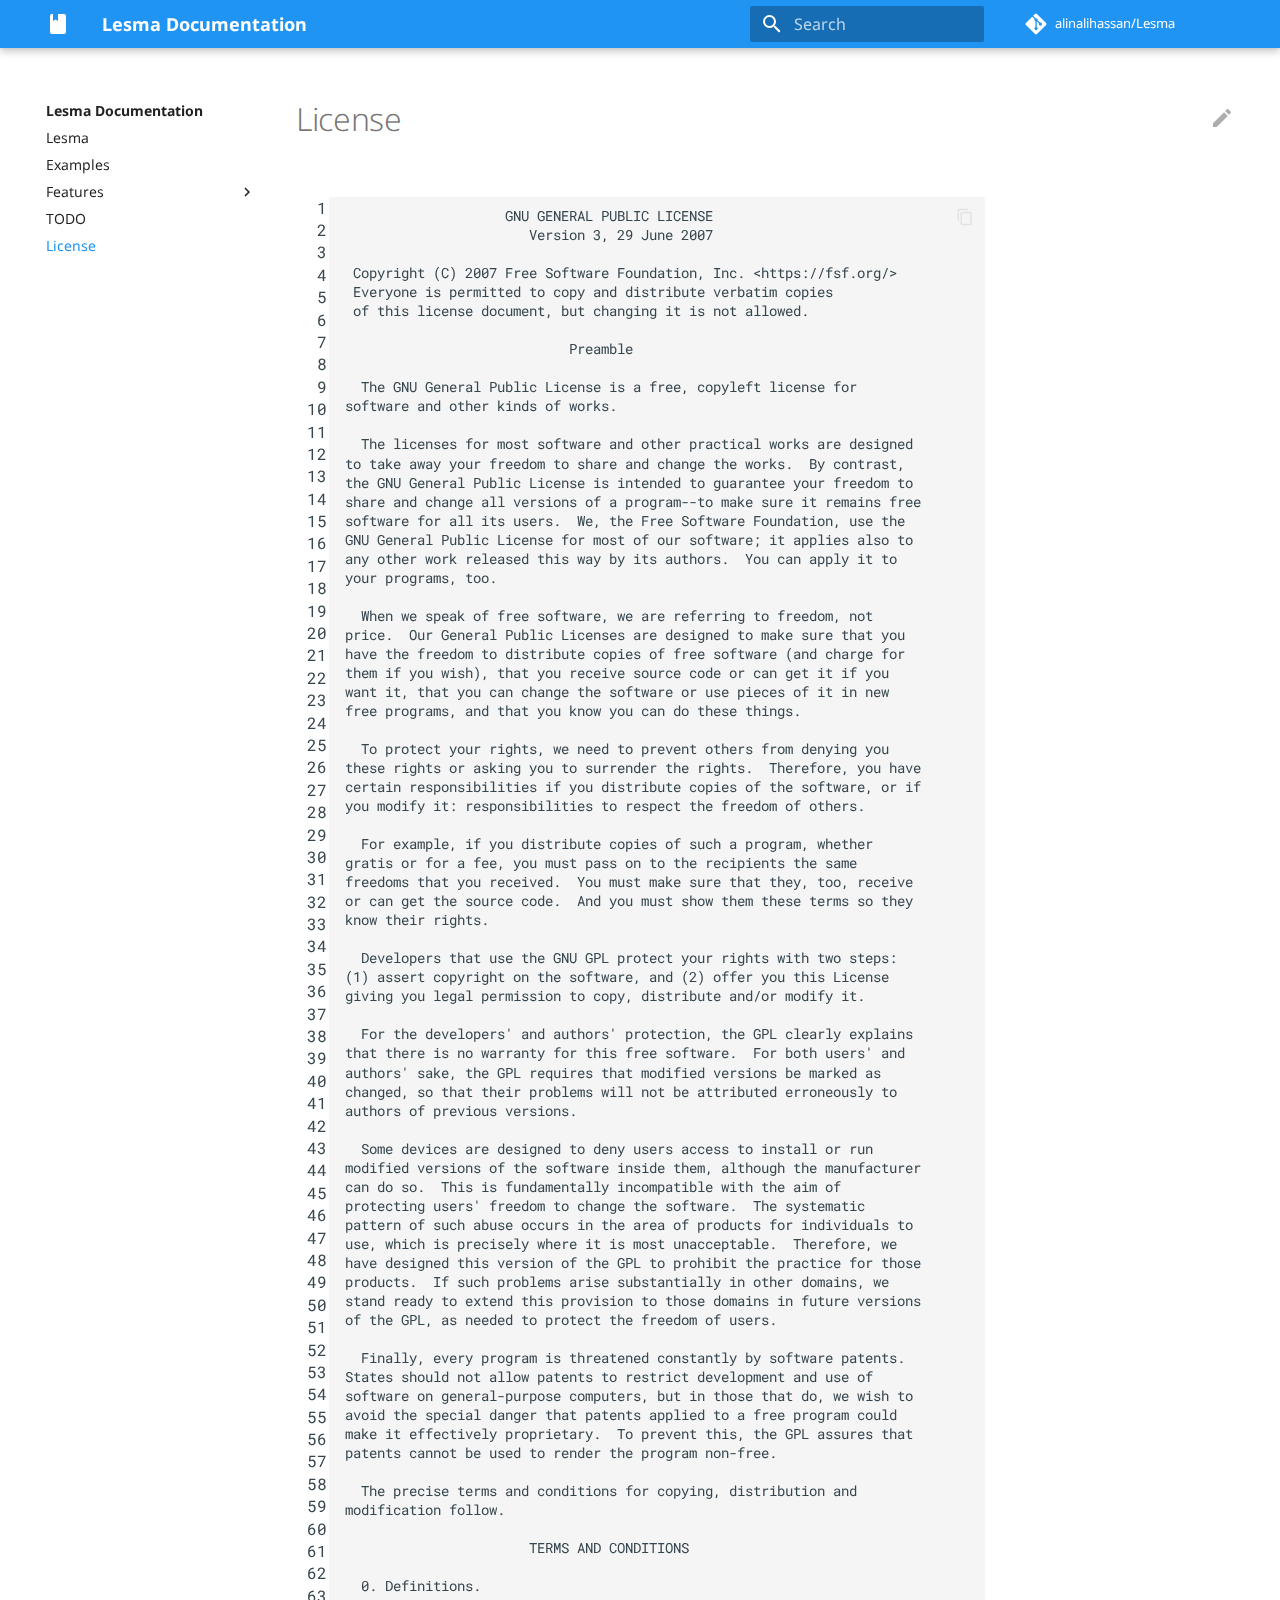
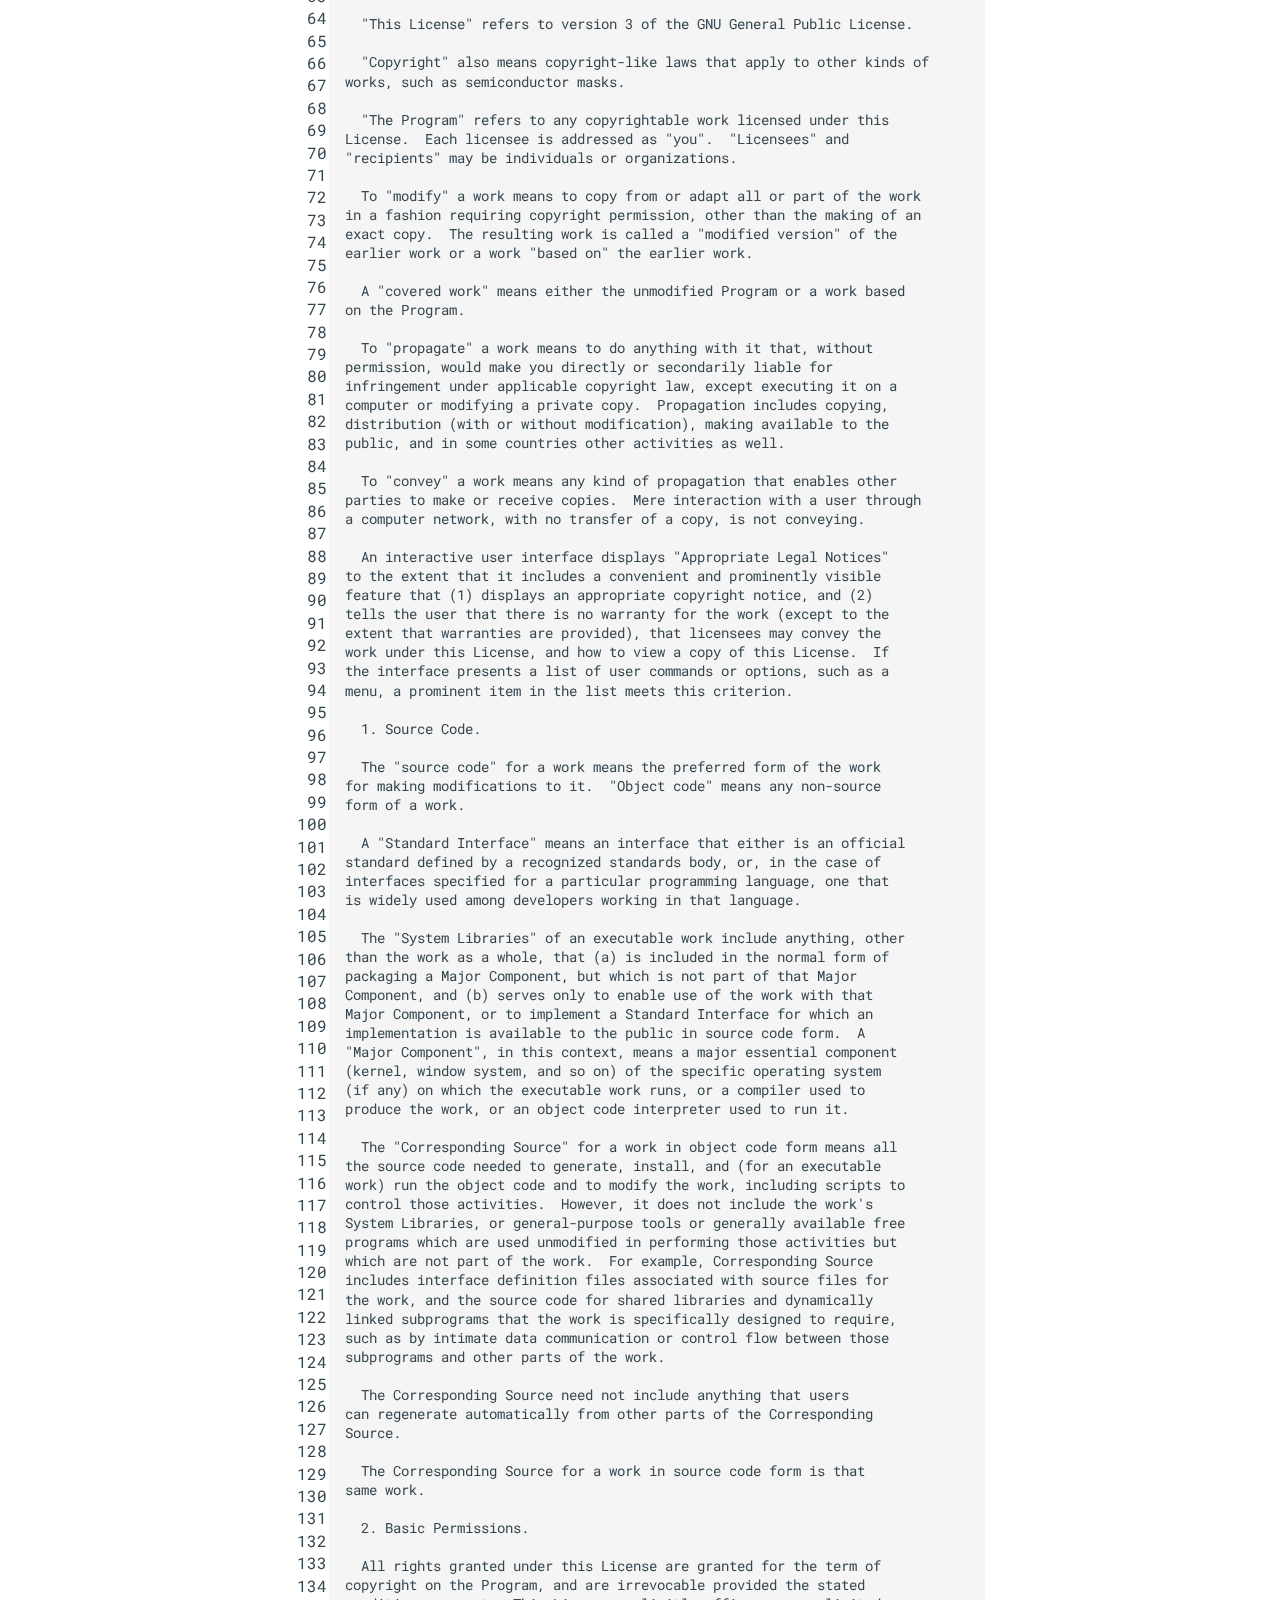
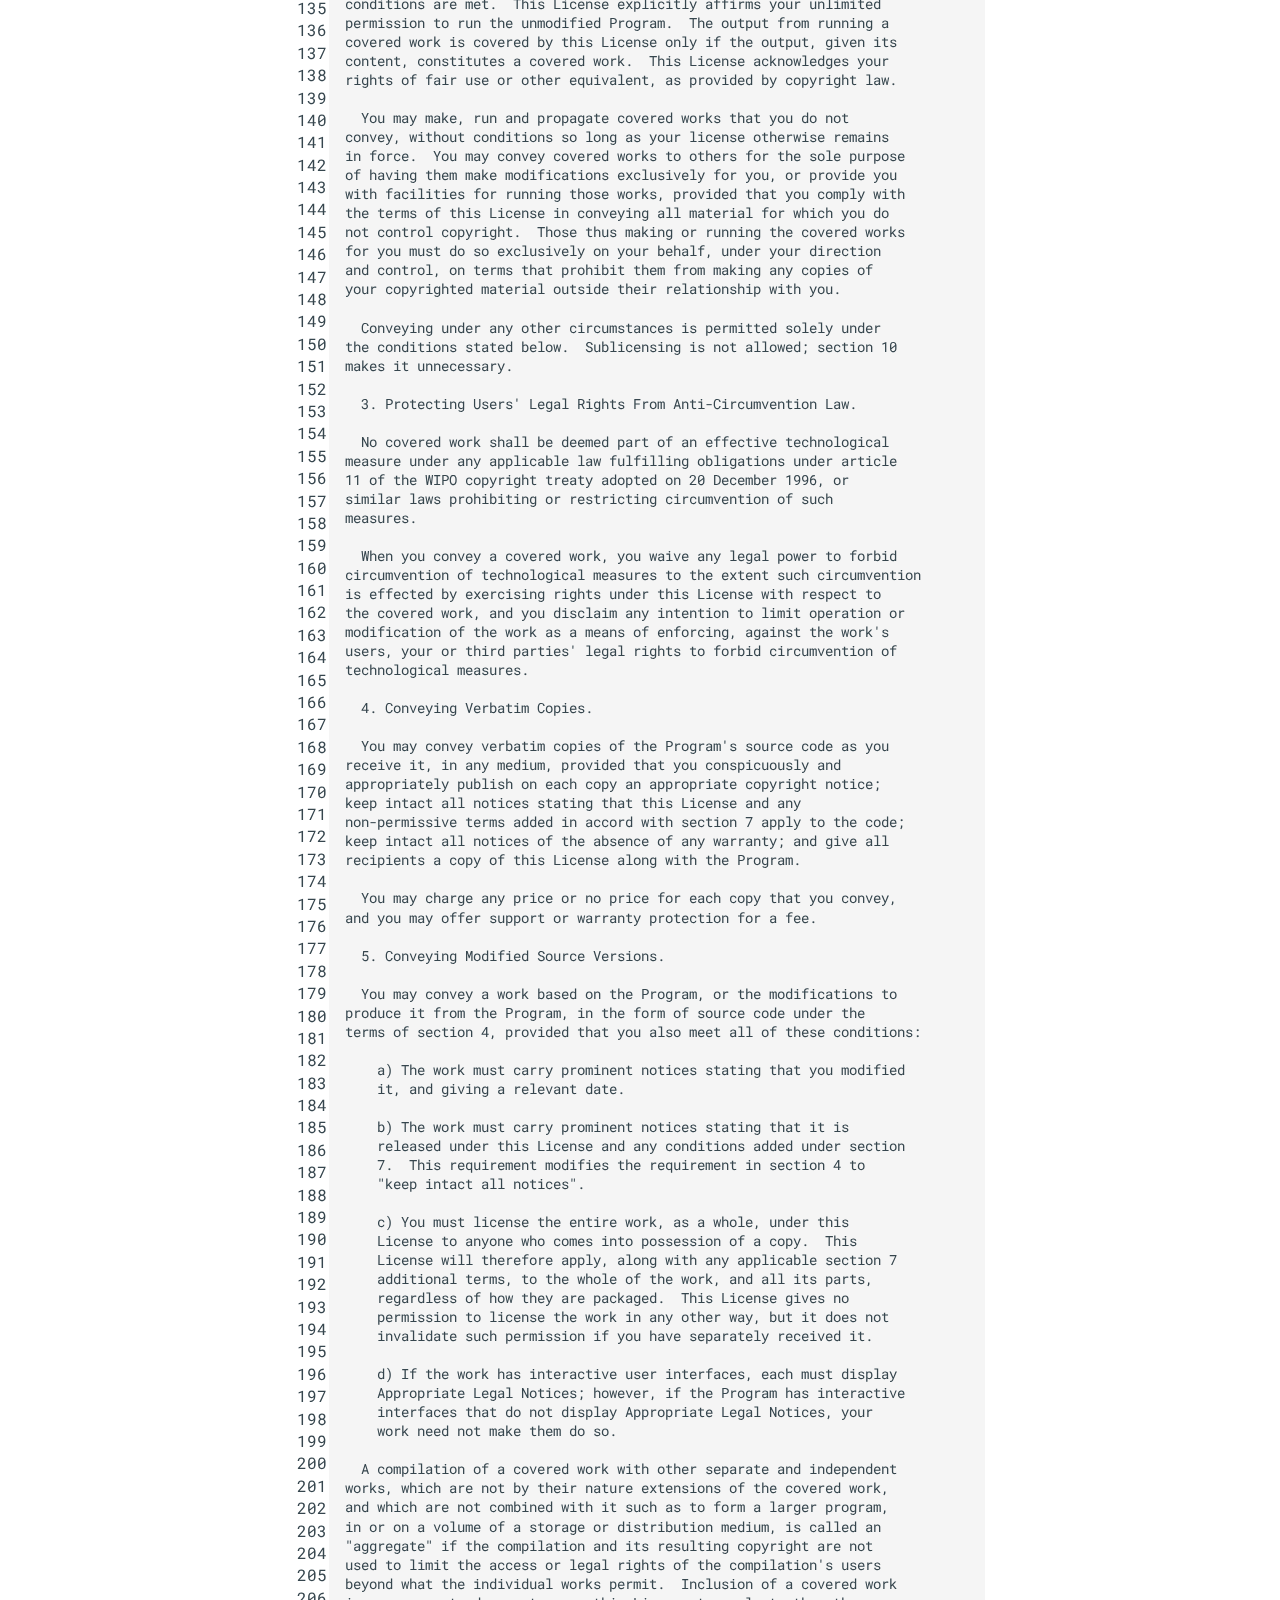
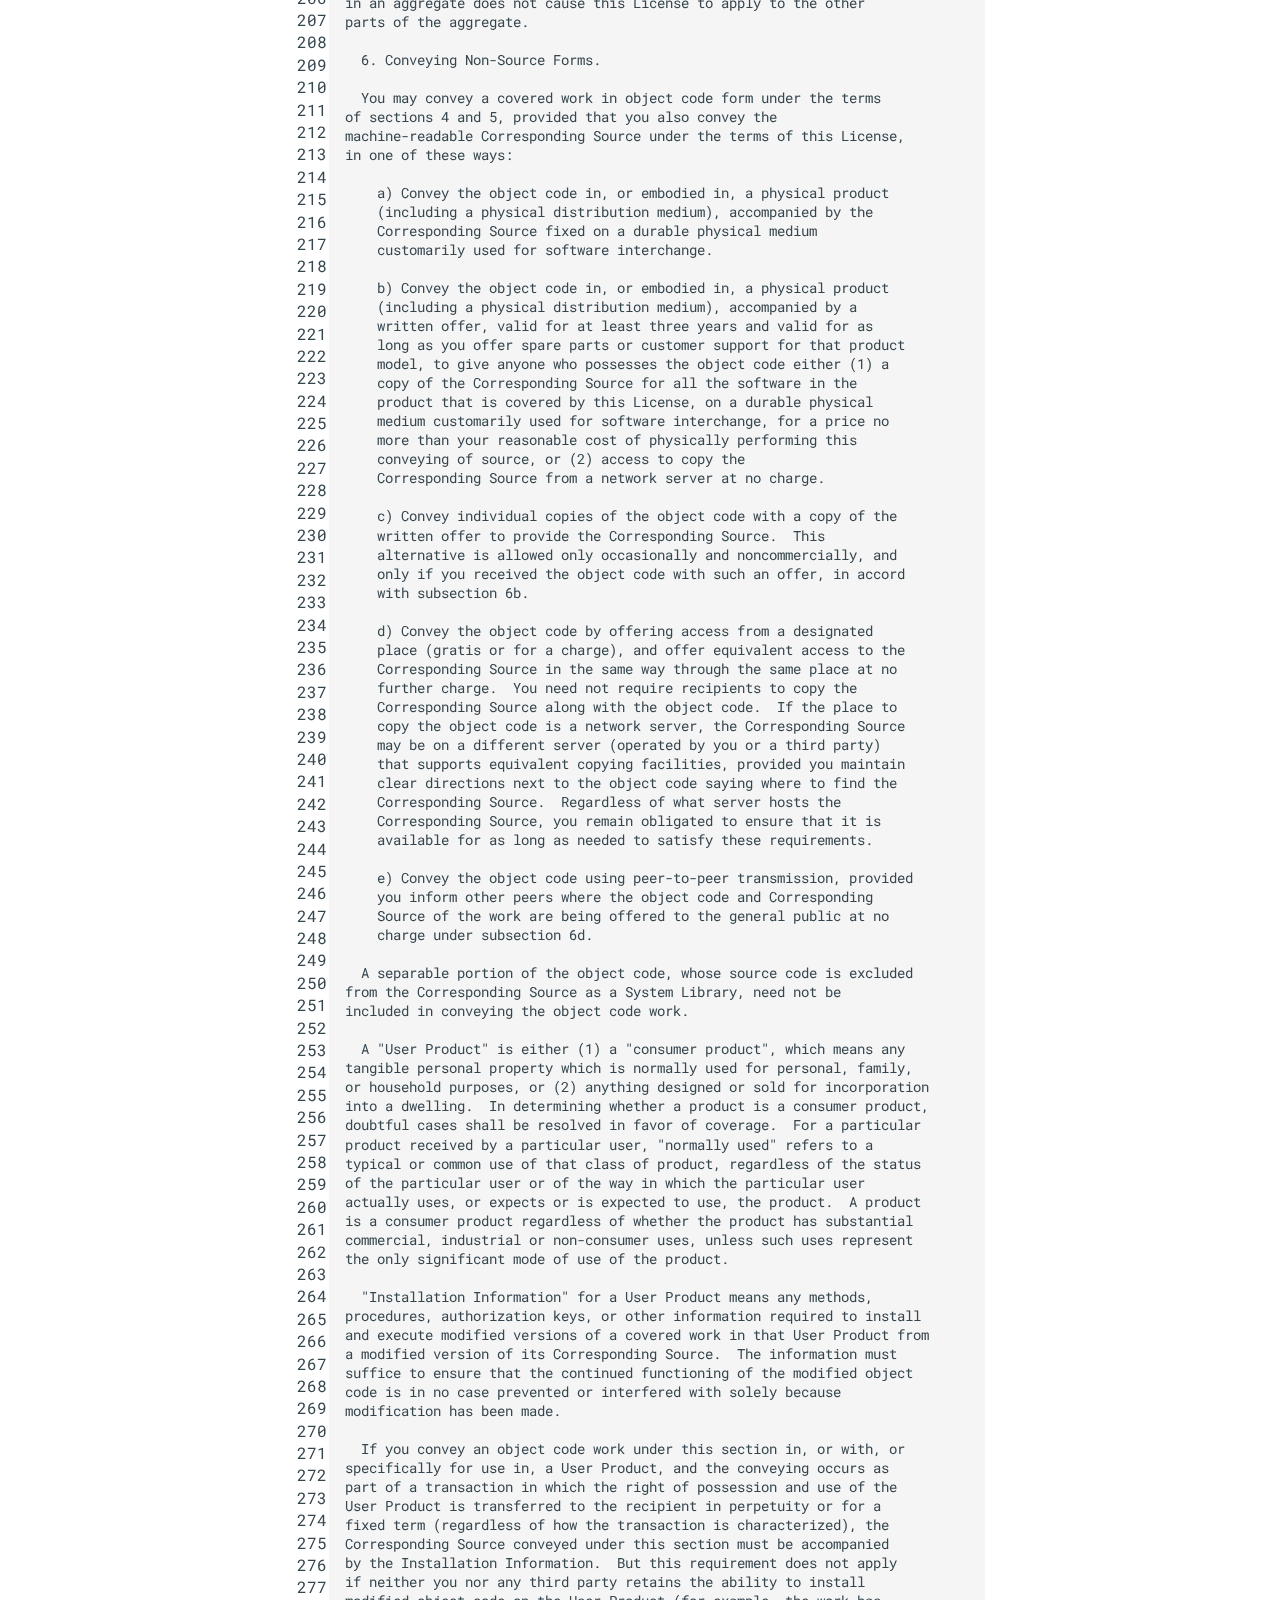
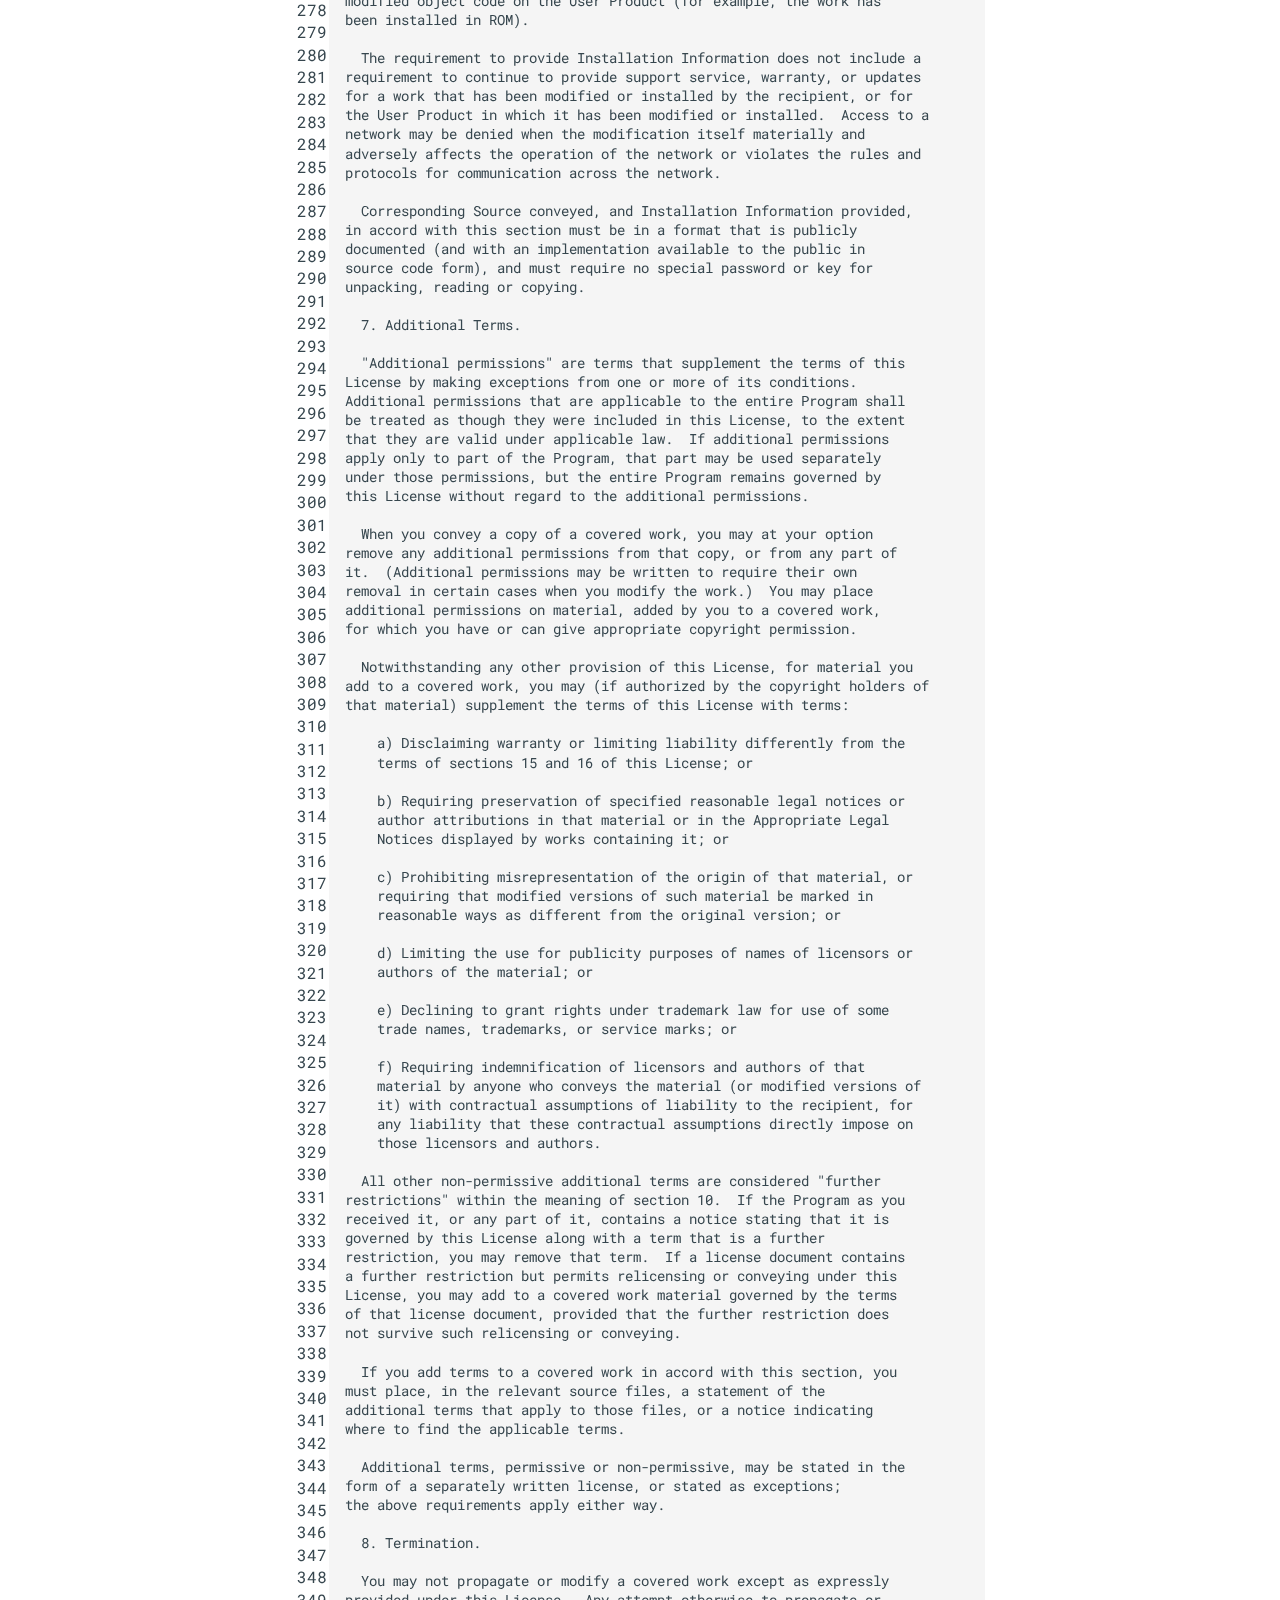
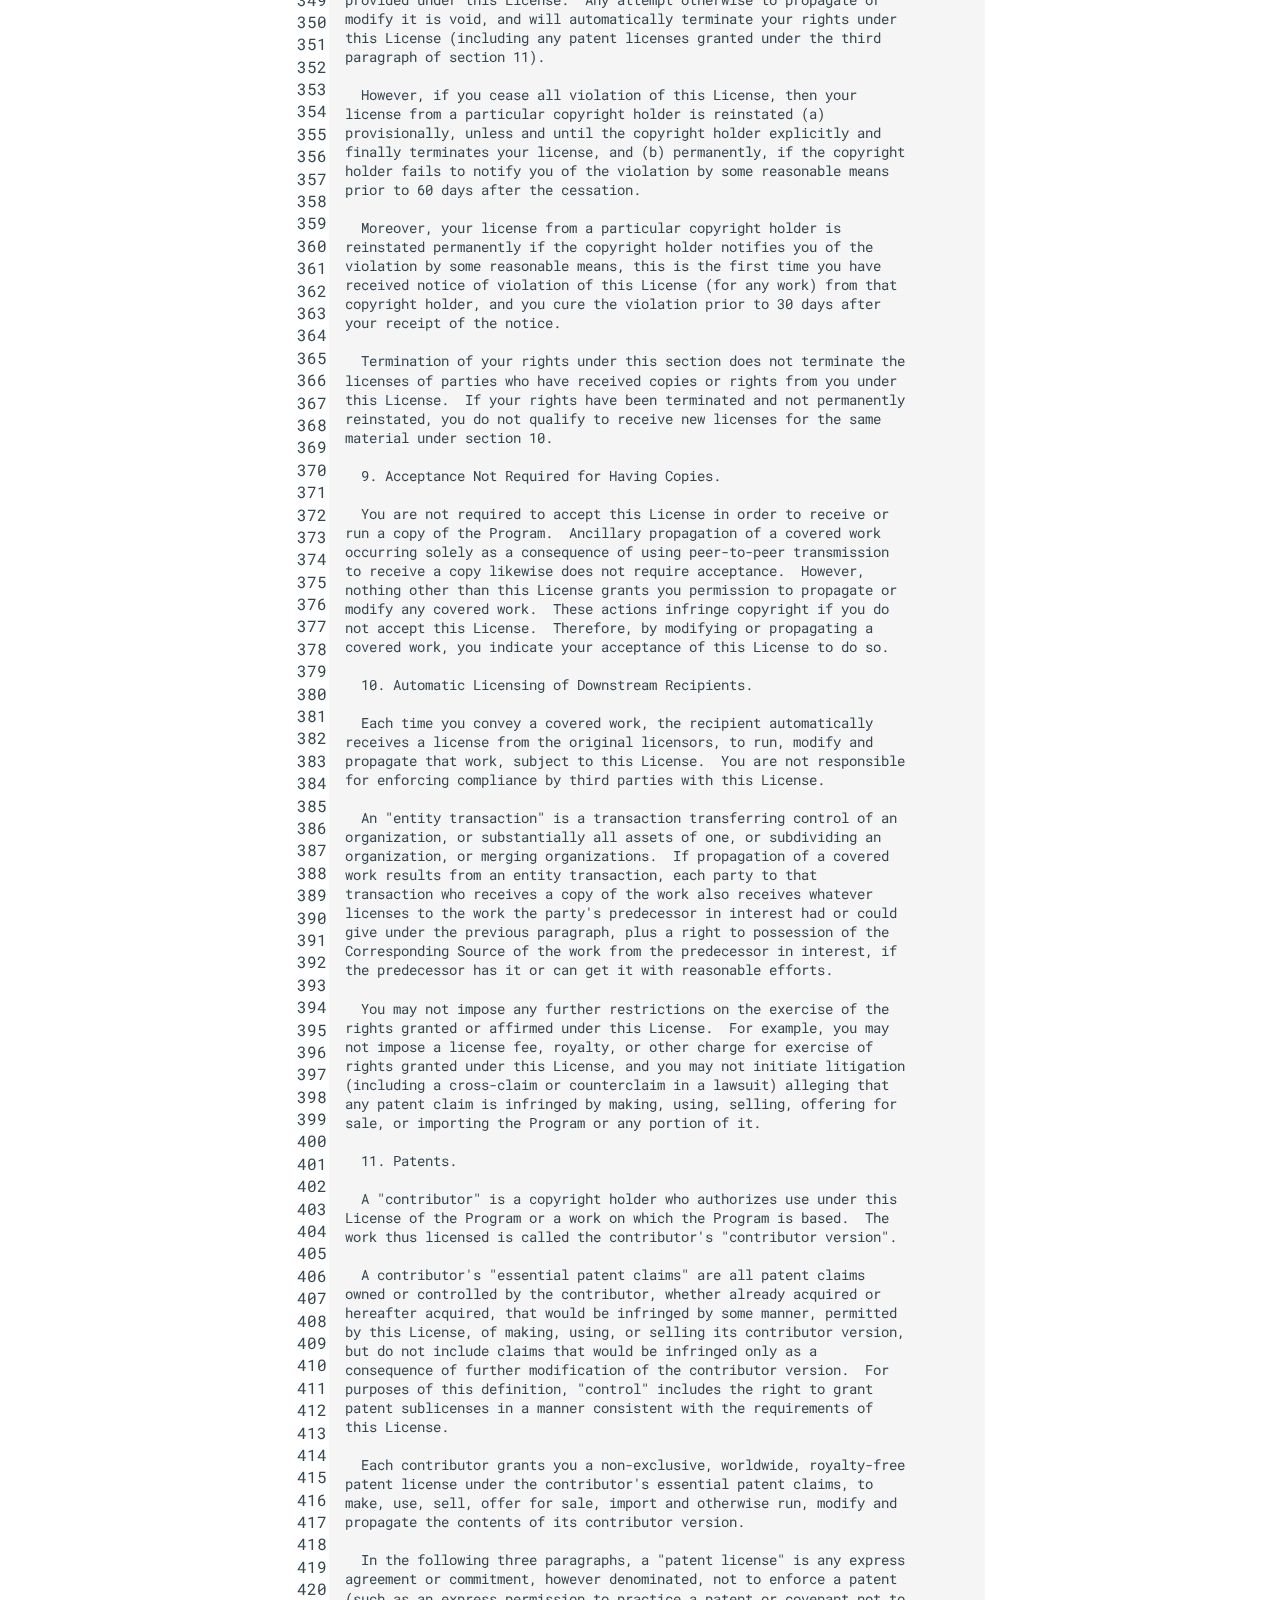
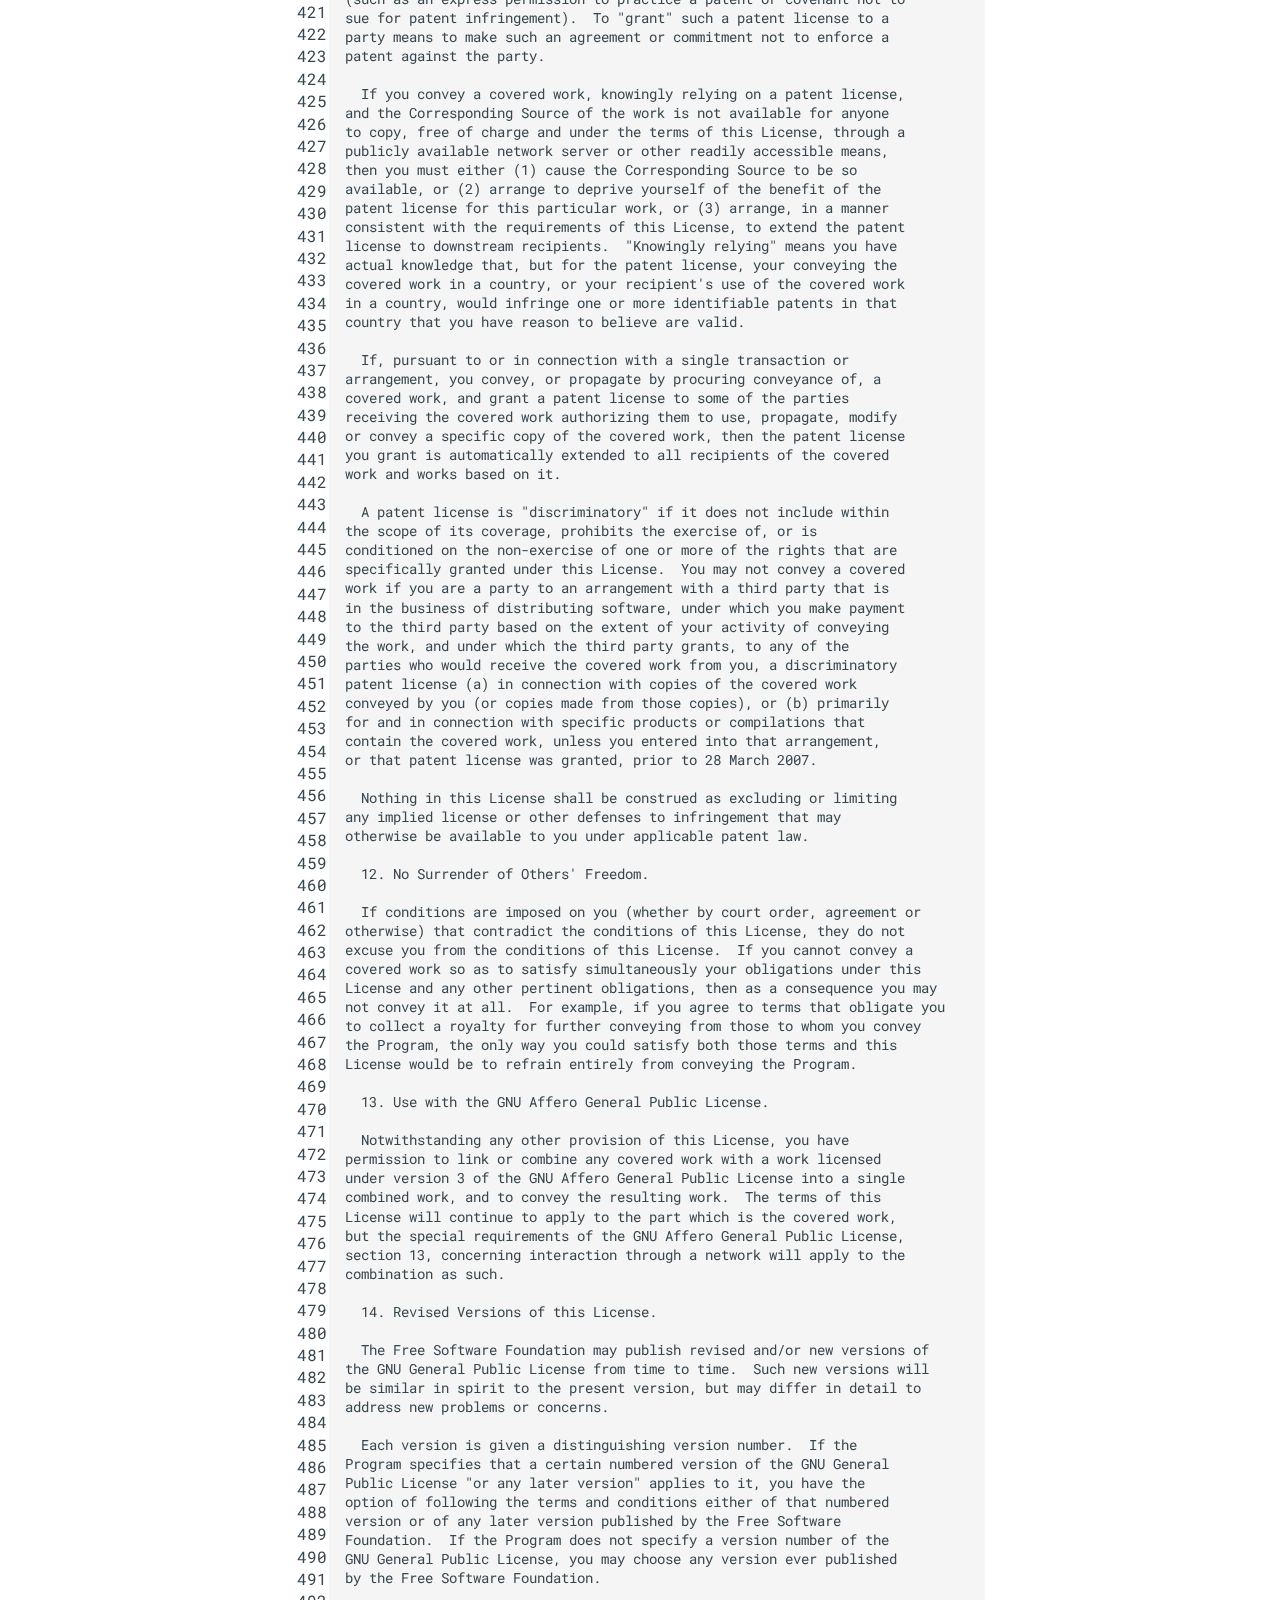
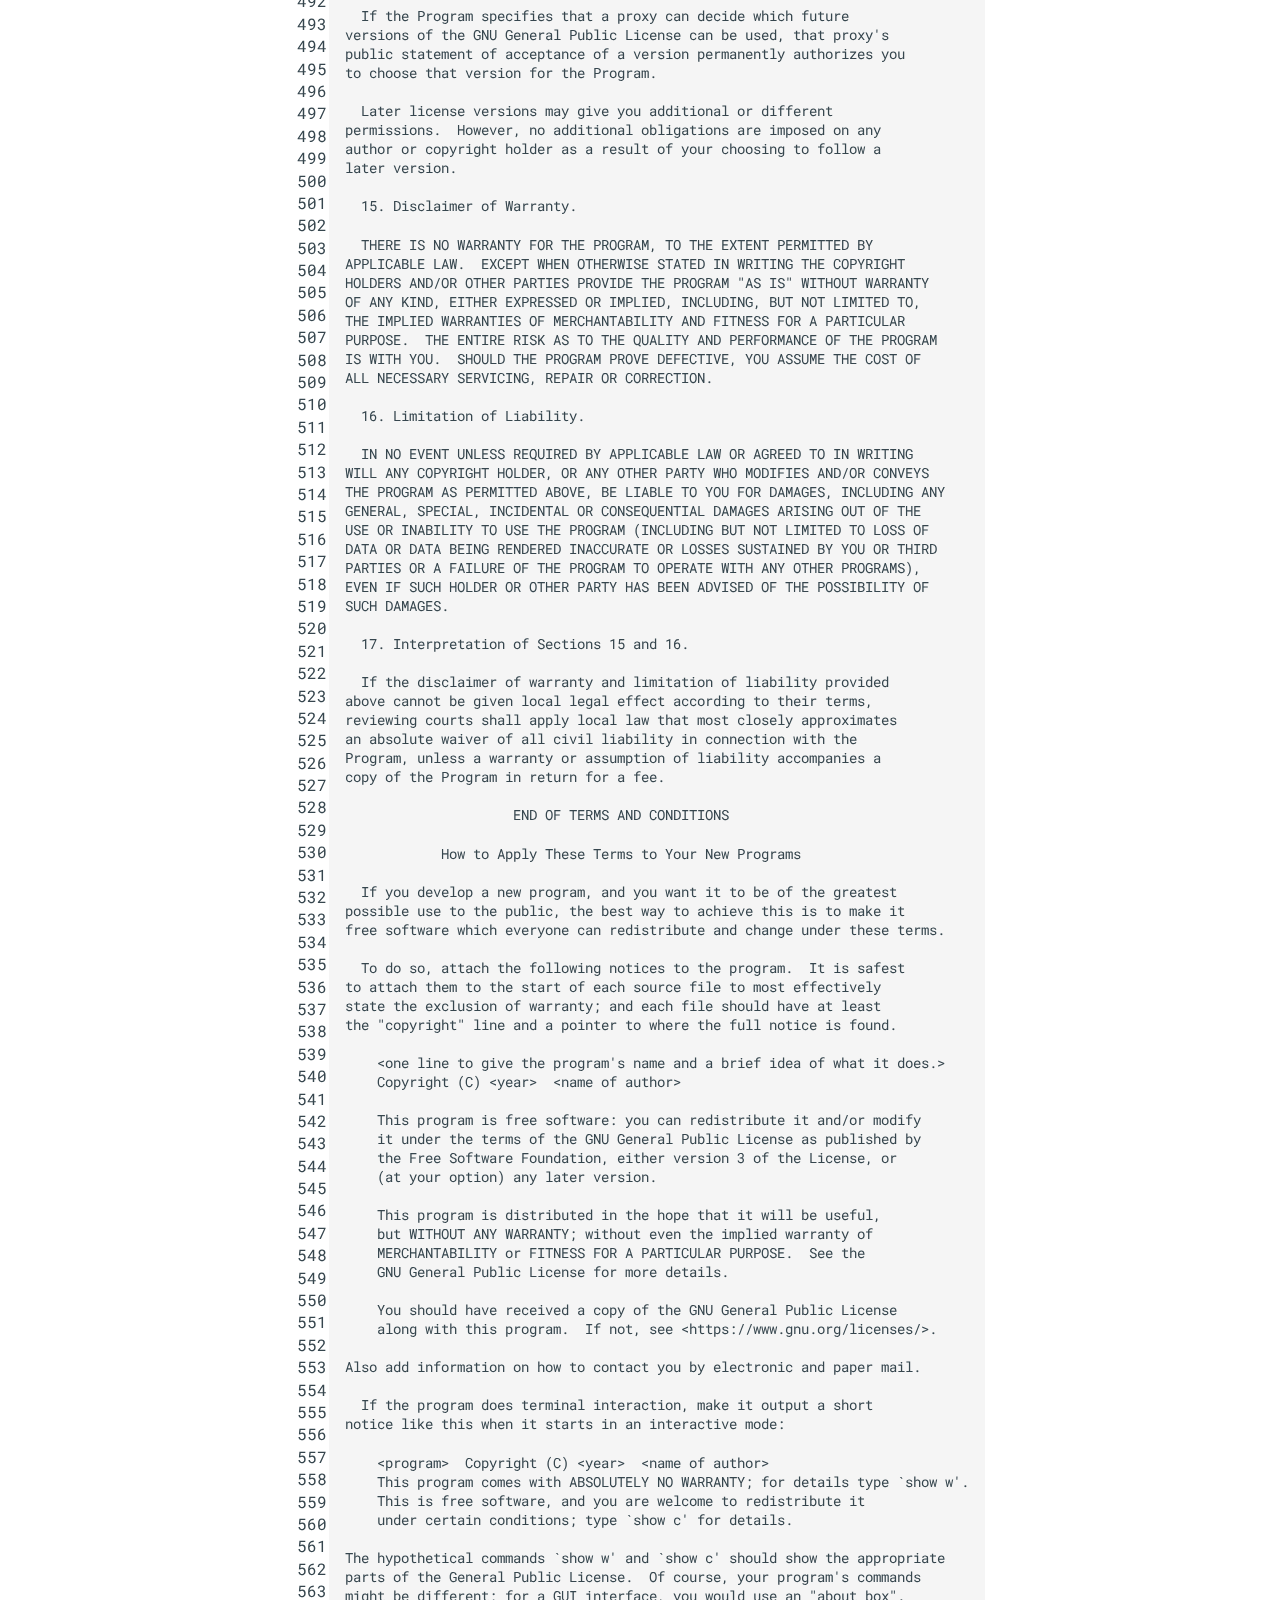
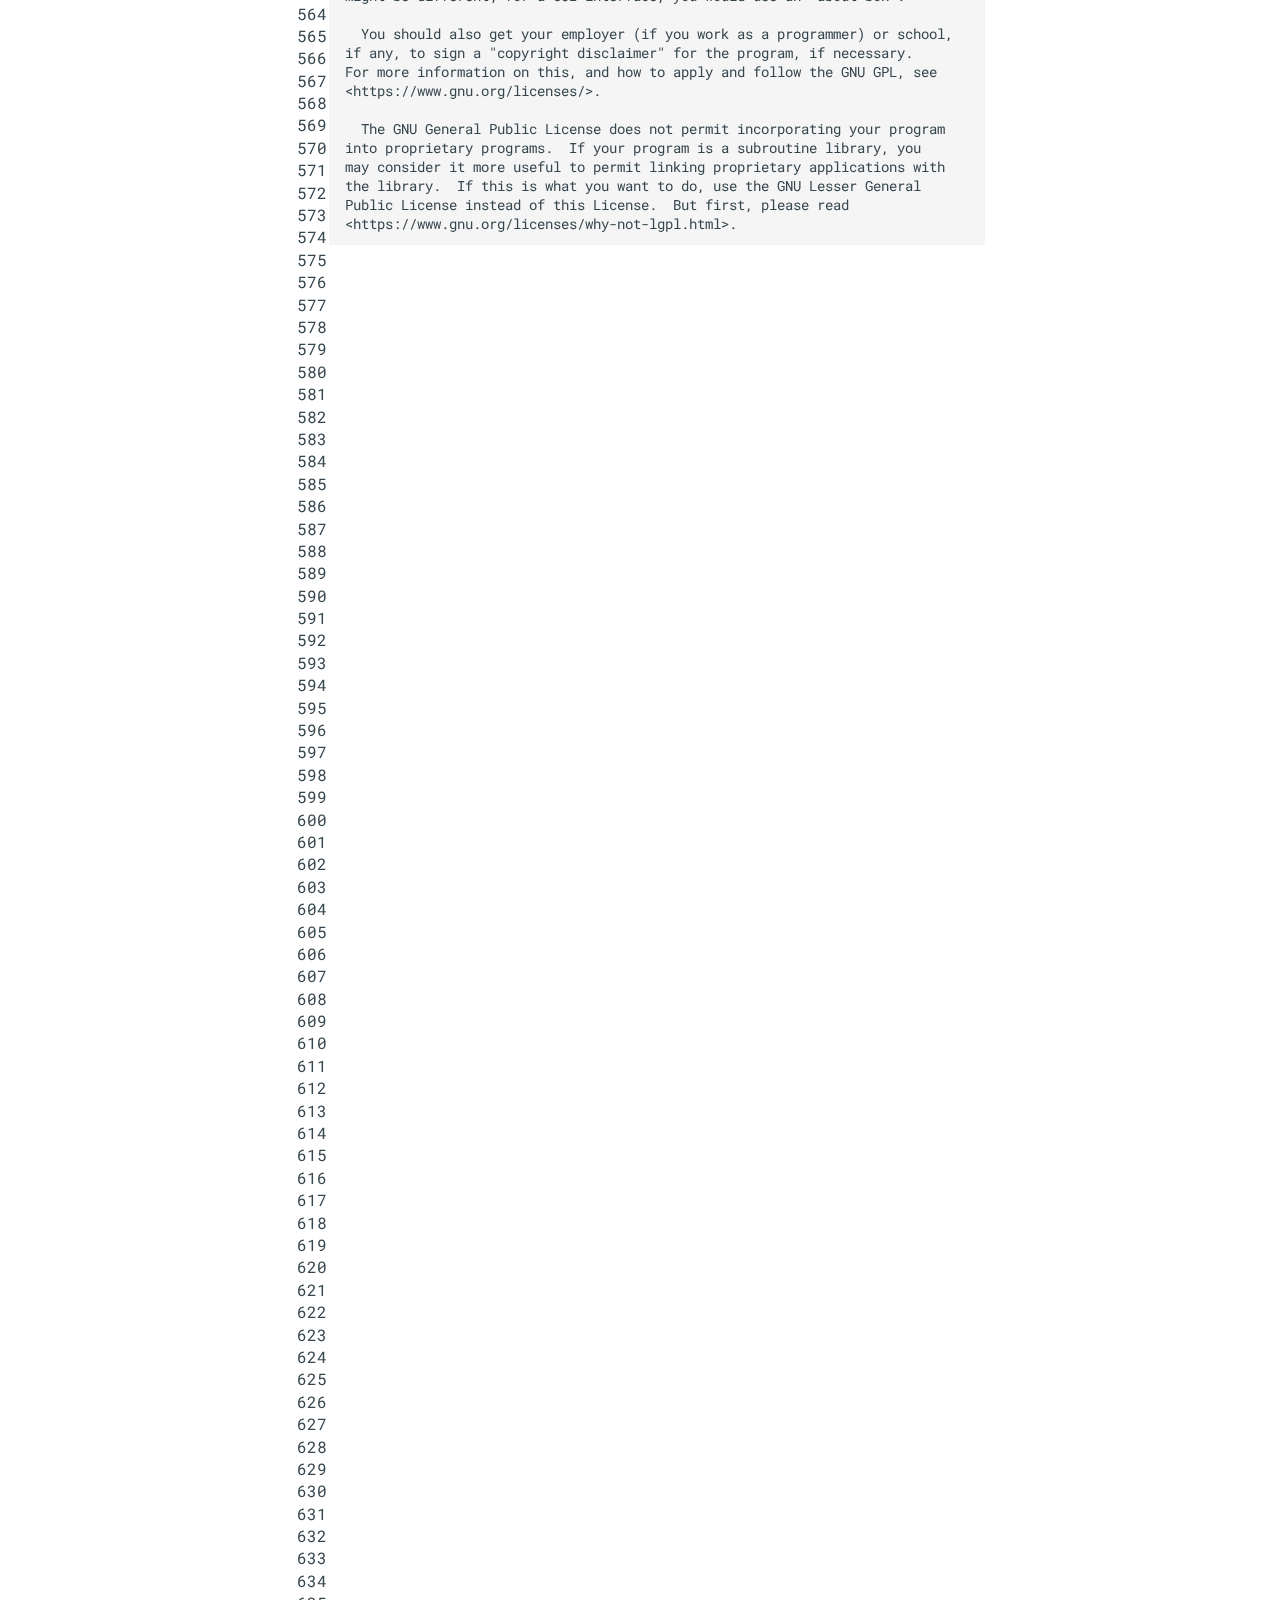
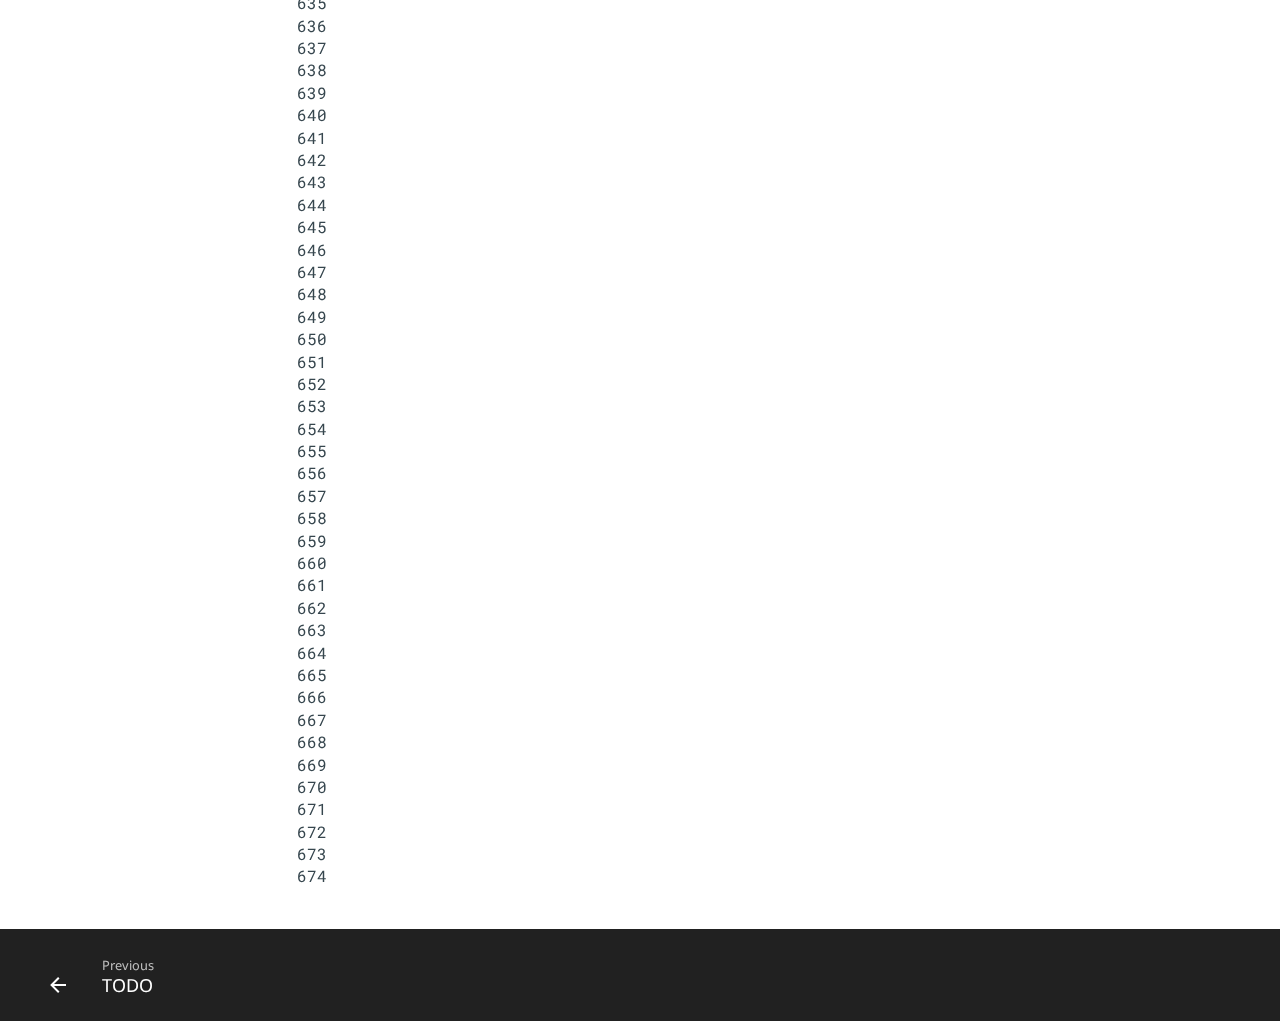
<file: license/index.html>
<!doctype html>
<html lang="en" class="no-js">
  <head>
    
      <meta charset="utf-8">
      <meta name="viewport" content="width=device-width,initial-scale=1">
      
        <meta name="description" content="Lesma Documentation">
      
      
        <meta name="author" content="Alin Ali Hassan">
      
      
        <link rel="canonical" href="https://alinalihassan.github.io/Lesma/license/">
      
      <link rel="icon" href="../assets/images/favicon.png">
      <meta name="generator" content="mkdocs-1.2.3, mkdocs-material-8.2.3">
    
    
      
        <title>License - Lesma Documentation</title>
      
    
    
      <link rel="stylesheet" href="../assets/stylesheets/main.e8d9bf0c.min.css">
      
        
        <link rel="stylesheet" href="../assets/stylesheets/palette.e6a45f82.min.css">
        
          
          
          <meta name="theme-color" content="#2094f3">
        
      
    
    
    
      
        
        <link rel="preconnect" href="https://fonts.gstatic.com" crossorigin>
        <link rel="stylesheet" href="https://fonts.googleapis.com/css?family=Noto+Sans:300,300i,400,400i,700,700i%7CRoboto+Mono:400,400i,700,700i&display=fallback">
        <style>:root{--md-text-font:"Noto Sans";--md-code-font:"Roboto Mono"}</style>
      
    
    
      <link rel="stylesheet" href="../css/extra.css">
    
    <script>__md_scope=new URL("..",location),__md_get=(e,_=localStorage,t=__md_scope)=>JSON.parse(_.getItem(t.pathname+"."+e)),__md_set=(e,_,t=localStorage,a=__md_scope)=>{try{t.setItem(a.pathname+"."+e,JSON.stringify(_))}catch(e){}}</script>
    
      

    
    
  </head>
  
  
    
    
    
    
    
    <body dir="ltr" data-md-color-scheme="" data-md-color-primary="blue" data-md-color-accent="blue">
  
    
    
    <input class="md-toggle" data-md-toggle="drawer" type="checkbox" id="__drawer" autocomplete="off">
    <input class="md-toggle" data-md-toggle="search" type="checkbox" id="__search" autocomplete="off">
    <label class="md-overlay" for="__drawer"></label>
    <div data-md-component="skip">
      
    </div>
    <div data-md-component="announce">
      
    </div>
    
    
      

<header class="md-header" data-md-component="header">
  <nav class="md-header__inner md-grid" aria-label="Header">
    <a href=".." title="Lesma Documentation" class="md-header__button md-logo" aria-label="Lesma Documentation" data-md-component="logo">
      
  
  <svg xmlns="http://www.w3.org/2000/svg" viewBox="0 0 24 24"><path d="M18 22a2 2 0 0 0 2-2V4a2 2 0 0 0-2-2h-6v7L9.5 7.5 7 9V2H6a2 2 0 0 0-2 2v16a2 2 0 0 0 2 2h12z"/></svg>

    </a>
    <label class="md-header__button md-icon" for="__drawer">
      <svg xmlns="http://www.w3.org/2000/svg" viewBox="0 0 24 24"><path d="M3 6h18v2H3V6m0 5h18v2H3v-2m0 5h18v2H3v-2z"/></svg>
    </label>
    <div class="md-header__title" data-md-component="header-title">
      <div class="md-header__ellipsis">
        <div class="md-header__topic">
          <span class="md-ellipsis">
            Lesma Documentation
          </span>
        </div>
        <div class="md-header__topic" data-md-component="header-topic">
          <span class="md-ellipsis">
            
              License
            
          </span>
        </div>
      </div>
    </div>
    
    
    
      <label class="md-header__button md-icon" for="__search">
        <svg xmlns="http://www.w3.org/2000/svg" viewBox="0 0 24 24"><path d="M9.5 3A6.5 6.5 0 0 1 16 9.5c0 1.61-.59 3.09-1.56 4.23l.27.27h.79l5 5-1.5 1.5-5-5v-.79l-.27-.27A6.516 6.516 0 0 1 9.5 16 6.5 6.5 0 0 1 3 9.5 6.5 6.5 0 0 1 9.5 3m0 2C7 5 5 7 5 9.5S7 14 9.5 14 14 12 14 9.5 12 5 9.5 5z"/></svg>
      </label>
      <div class="md-search" data-md-component="search" role="dialog">
  <label class="md-search__overlay" for="__search"></label>
  <div class="md-search__inner" role="search">
    <form class="md-search__form" name="search">
      <input type="text" class="md-search__input" name="query" aria-label="Search" placeholder="Search" autocapitalize="off" autocorrect="off" autocomplete="off" spellcheck="false" data-md-component="search-query" required>
      <label class="md-search__icon md-icon" for="__search">
        <svg xmlns="http://www.w3.org/2000/svg" viewBox="0 0 24 24"><path d="M9.5 3A6.5 6.5 0 0 1 16 9.5c0 1.61-.59 3.09-1.56 4.23l.27.27h.79l5 5-1.5 1.5-5-5v-.79l-.27-.27A6.516 6.516 0 0 1 9.5 16 6.5 6.5 0 0 1 3 9.5 6.5 6.5 0 0 1 9.5 3m0 2C7 5 5 7 5 9.5S7 14 9.5 14 14 12 14 9.5 12 5 9.5 5z"/></svg>
        <svg xmlns="http://www.w3.org/2000/svg" viewBox="0 0 24 24"><path d="M20 11v2H8l5.5 5.5-1.42 1.42L4.16 12l7.92-7.92L13.5 5.5 8 11h12z"/></svg>
      </label>
      <nav class="md-search__options" aria-label="Search">
        
        <button type="reset" class="md-search__icon md-icon" aria-label="Clear" tabindex="-1">
          <svg xmlns="http://www.w3.org/2000/svg" viewBox="0 0 24 24"><path d="M19 6.41 17.59 5 12 10.59 6.41 5 5 6.41 10.59 12 5 17.59 6.41 19 12 13.41 17.59 19 19 17.59 13.41 12 19 6.41z"/></svg>
        </button>
      </nav>
      
    </form>
    <div class="md-search__output">
      <div class="md-search__scrollwrap" data-md-scrollfix>
        <div class="md-search-result" data-md-component="search-result">
          <div class="md-search-result__meta">
            Initializing search
          </div>
          <ol class="md-search-result__list"></ol>
        </div>
      </div>
    </div>
  </div>
</div>
    
    
      <div class="md-header__source">
        <a href="https://github.com/alinalihassan/Lesma/" title="Go to repository" class="md-source" data-md-component="source">
  <div class="md-source__icon md-icon">
    
    <svg xmlns="http://www.w3.org/2000/svg" viewBox="0 0 448 512"><!--! Font Awesome Free 6.0.0 by @fontawesome - https://fontawesome.com License - https://fontawesome.com/license/free (Icons: CC BY 4.0, Fonts: SIL OFL 1.1, Code: MIT License) Copyright 2022 Fonticons, Inc.--><path d="M439.55 236.05 244 40.45a28.87 28.87 0 0 0-40.81 0l-40.66 40.63 51.52 51.52c27.06-9.14 52.68 16.77 43.39 43.68l49.66 49.66c34.23-11.8 61.18 31 35.47 56.69-26.49 26.49-70.21-2.87-56-37.34L240.22 199v121.85c25.3 12.54 22.26 41.85 9.08 55a34.34 34.34 0 0 1-48.55 0c-17.57-17.6-11.07-46.91 11.25-56v-123c-20.8-8.51-24.6-30.74-18.64-45L142.57 101 8.45 235.14a28.86 28.86 0 0 0 0 40.81l195.61 195.6a28.86 28.86 0 0 0 40.8 0l194.69-194.69a28.86 28.86 0 0 0 0-40.81z"/></svg>
  </div>
  <div class="md-source__repository">
    alinalihassan/Lesma
  </div>
</a>
      </div>
    
  </nav>
  
</header>
    
    <div class="md-container" data-md-component="container">
      
      
        
          
        
      
      <main class="md-main" data-md-component="main">
        <div class="md-main__inner md-grid">
          
            
              
              <div class="md-sidebar md-sidebar--primary" data-md-component="sidebar" data-md-type="navigation" >
                <div class="md-sidebar__scrollwrap">
                  <div class="md-sidebar__inner">
                    


<nav class="md-nav md-nav--primary" aria-label="Navigation" data-md-level="0">
  <label class="md-nav__title" for="__drawer">
    <a href=".." title="Lesma Documentation" class="md-nav__button md-logo" aria-label="Lesma Documentation" data-md-component="logo">
      
  
  <svg xmlns="http://www.w3.org/2000/svg" viewBox="0 0 24 24"><path d="M18 22a2 2 0 0 0 2-2V4a2 2 0 0 0-2-2h-6v7L9.5 7.5 7 9V2H6a2 2 0 0 0-2 2v16a2 2 0 0 0 2 2h12z"/></svg>

    </a>
    Lesma Documentation
  </label>
  
    <div class="md-nav__source">
      <a href="https://github.com/alinalihassan/Lesma/" title="Go to repository" class="md-source" data-md-component="source">
  <div class="md-source__icon md-icon">
    
    <svg xmlns="http://www.w3.org/2000/svg" viewBox="0 0 448 512"><!--! Font Awesome Free 6.0.0 by @fontawesome - https://fontawesome.com License - https://fontawesome.com/license/free (Icons: CC BY 4.0, Fonts: SIL OFL 1.1, Code: MIT License) Copyright 2022 Fonticons, Inc.--><path d="M439.55 236.05 244 40.45a28.87 28.87 0 0 0-40.81 0l-40.66 40.63 51.52 51.52c27.06-9.14 52.68 16.77 43.39 43.68l49.66 49.66c34.23-11.8 61.18 31 35.47 56.69-26.49 26.49-70.21-2.87-56-37.34L240.22 199v121.85c25.3 12.54 22.26 41.85 9.08 55a34.34 34.34 0 0 1-48.55 0c-17.57-17.6-11.07-46.91 11.25-56v-123c-20.8-8.51-24.6-30.74-18.64-45L142.57 101 8.45 235.14a28.86 28.86 0 0 0 0 40.81l195.61 195.6a28.86 28.86 0 0 0 40.8 0l194.69-194.69a28.86 28.86 0 0 0 0-40.81z"/></svg>
  </div>
  <div class="md-source__repository">
    alinalihassan/Lesma
  </div>
</a>
    </div>
  
  <ul class="md-nav__list" data-md-scrollfix>
    
      
      
      

  
  
  
    <li class="md-nav__item">
      <a href=".." class="md-nav__link">
        Lesma
      </a>
    </li>
  

    
      
      
      

  
  
  
    <li class="md-nav__item">
      <a href="../examples/" class="md-nav__link">
        Examples
      </a>
    </li>
  

    
      
      
      

  
  
  
    
    <li class="md-nav__item md-nav__item--nested">
      
      
        <input class="md-nav__toggle md-toggle" data-md-toggle="__nav_3" type="checkbox" id="__nav_3" >
      
      
      
      
        <label class="md-nav__link" for="__nav_3">
          Features
          <span class="md-nav__icon md-icon"></span>
        </label>
      
      <nav class="md-nav" aria-label="Features" data-md-level="1">
        <label class="md-nav__title" for="__nav_3">
          <span class="md-nav__icon md-icon"></span>
          Features
        </label>
        <ul class="md-nav__list" data-md-scrollfix>
          
            
              
  
  
  
    <li class="md-nav__item">
      <a href="../features/syntax/" class="md-nav__link">
        Syntax
      </a>
    </li>
  

            
          
            
              
  
  
  
    <li class="md-nav__item">
      <a href="../features/keywords/" class="md-nav__link">
        Keywords
      </a>
    </li>
  

            
          
            
              
  
  
  
    <li class="md-nav__item">
      <a href="../features/flow_control/" class="md-nav__link">
        Flow Control
      </a>
    </li>
  

            
          
            
              
  
  
  
    <li class="md-nav__item">
      <a href="../features/classes/" class="md-nav__link">
        Classes
      </a>
    </li>
  

            
          
            
              
  
  
  
    <li class="md-nav__item">
      <a href="../features/enums/" class="md-nav__link">
        Enums
      </a>
    </li>
  

            
          
            
              
  
  
  
    <li class="md-nav__item">
      <a href="../features/types/" class="md-nav__link">
        Types
      </a>
    </li>
  

            
          
            
              
  
  
  
    <li class="md-nav__item">
      <a href="../features/operators/" class="md-nav__link">
        Operators
      </a>
    </li>
  

            
          
        </ul>
      </nav>
    </li>
  

    
      
      
      

  
  
  
    <li class="md-nav__item">
      <a href="../TODO/" class="md-nav__link">
        TODO
      </a>
    </li>
  

    
      
      
      

  
  
    
  
  
    <li class="md-nav__item md-nav__item--active">
      
      <input class="md-nav__toggle md-toggle" data-md-toggle="toc" type="checkbox" id="__toc">
      
      
      
      <a href="./" class="md-nav__link md-nav__link--active">
        License
      </a>
      
    </li>
  

    
  </ul>
</nav>
                  </div>
                </div>
              </div>
            
            
          
          <div class="md-content" data-md-component="content">
            <article class="md-content__inner md-typeset">
              
                
<a href="https://github.com/alinalihassan/Lesma/edit/master/docs/license.md" title="Edit this page" class="md-content__button md-icon">
  <svg xmlns="http://www.w3.org/2000/svg" viewBox="0 0 24 24"><path d="M20.71 7.04c.39-.39.39-1.04 0-1.41l-2.34-2.34c-.37-.39-1.02-.39-1.41 0l-1.84 1.83 3.75 3.75M3 17.25V21h3.75L17.81 9.93l-3.75-3.75L3 17.25z"/></svg>
</a>



  <h1>License</h1>

<table class="codehilitetable"><tr><td class="linenos"><div class="linenodiv"><pre><span class="normal">  1</span>
<span class="normal">  2</span>
<span class="normal">  3</span>
<span class="normal">  4</span>
<span class="normal">  5</span>
<span class="normal">  6</span>
<span class="normal">  7</span>
<span class="normal">  8</span>
<span class="normal">  9</span>
<span class="normal"> 10</span>
<span class="normal"> 11</span>
<span class="normal"> 12</span>
<span class="normal"> 13</span>
<span class="normal"> 14</span>
<span class="normal"> 15</span>
<span class="normal"> 16</span>
<span class="normal"> 17</span>
<span class="normal"> 18</span>
<span class="normal"> 19</span>
<span class="normal"> 20</span>
<span class="normal"> 21</span>
<span class="normal"> 22</span>
<span class="normal"> 23</span>
<span class="normal"> 24</span>
<span class="normal"> 25</span>
<span class="normal"> 26</span>
<span class="normal"> 27</span>
<span class="normal"> 28</span>
<span class="normal"> 29</span>
<span class="normal"> 30</span>
<span class="normal"> 31</span>
<span class="normal"> 32</span>
<span class="normal"> 33</span>
<span class="normal"> 34</span>
<span class="normal"> 35</span>
<span class="normal"> 36</span>
<span class="normal"> 37</span>
<span class="normal"> 38</span>
<span class="normal"> 39</span>
<span class="normal"> 40</span>
<span class="normal"> 41</span>
<span class="normal"> 42</span>
<span class="normal"> 43</span>
<span class="normal"> 44</span>
<span class="normal"> 45</span>
<span class="normal"> 46</span>
<span class="normal"> 47</span>
<span class="normal"> 48</span>
<span class="normal"> 49</span>
<span class="normal"> 50</span>
<span class="normal"> 51</span>
<span class="normal"> 52</span>
<span class="normal"> 53</span>
<span class="normal"> 54</span>
<span class="normal"> 55</span>
<span class="normal"> 56</span>
<span class="normal"> 57</span>
<span class="normal"> 58</span>
<span class="normal"> 59</span>
<span class="normal"> 60</span>
<span class="normal"> 61</span>
<span class="normal"> 62</span>
<span class="normal"> 63</span>
<span class="normal"> 64</span>
<span class="normal"> 65</span>
<span class="normal"> 66</span>
<span class="normal"> 67</span>
<span class="normal"> 68</span>
<span class="normal"> 69</span>
<span class="normal"> 70</span>
<span class="normal"> 71</span>
<span class="normal"> 72</span>
<span class="normal"> 73</span>
<span class="normal"> 74</span>
<span class="normal"> 75</span>
<span class="normal"> 76</span>
<span class="normal"> 77</span>
<span class="normal"> 78</span>
<span class="normal"> 79</span>
<span class="normal"> 80</span>
<span class="normal"> 81</span>
<span class="normal"> 82</span>
<span class="normal"> 83</span>
<span class="normal"> 84</span>
<span class="normal"> 85</span>
<span class="normal"> 86</span>
<span class="normal"> 87</span>
<span class="normal"> 88</span>
<span class="normal"> 89</span>
<span class="normal"> 90</span>
<span class="normal"> 91</span>
<span class="normal"> 92</span>
<span class="normal"> 93</span>
<span class="normal"> 94</span>
<span class="normal"> 95</span>
<span class="normal"> 96</span>
<span class="normal"> 97</span>
<span class="normal"> 98</span>
<span class="normal"> 99</span>
<span class="normal">100</span>
<span class="normal">101</span>
<span class="normal">102</span>
<span class="normal">103</span>
<span class="normal">104</span>
<span class="normal">105</span>
<span class="normal">106</span>
<span class="normal">107</span>
<span class="normal">108</span>
<span class="normal">109</span>
<span class="normal">110</span>
<span class="normal">111</span>
<span class="normal">112</span>
<span class="normal">113</span>
<span class="normal">114</span>
<span class="normal">115</span>
<span class="normal">116</span>
<span class="normal">117</span>
<span class="normal">118</span>
<span class="normal">119</span>
<span class="normal">120</span>
<span class="normal">121</span>
<span class="normal">122</span>
<span class="normal">123</span>
<span class="normal">124</span>
<span class="normal">125</span>
<span class="normal">126</span>
<span class="normal">127</span>
<span class="normal">128</span>
<span class="normal">129</span>
<span class="normal">130</span>
<span class="normal">131</span>
<span class="normal">132</span>
<span class="normal">133</span>
<span class="normal">134</span>
<span class="normal">135</span>
<span class="normal">136</span>
<span class="normal">137</span>
<span class="normal">138</span>
<span class="normal">139</span>
<span class="normal">140</span>
<span class="normal">141</span>
<span class="normal">142</span>
<span class="normal">143</span>
<span class="normal">144</span>
<span class="normal">145</span>
<span class="normal">146</span>
<span class="normal">147</span>
<span class="normal">148</span>
<span class="normal">149</span>
<span class="normal">150</span>
<span class="normal">151</span>
<span class="normal">152</span>
<span class="normal">153</span>
<span class="normal">154</span>
<span class="normal">155</span>
<span class="normal">156</span>
<span class="normal">157</span>
<span class="normal">158</span>
<span class="normal">159</span>
<span class="normal">160</span>
<span class="normal">161</span>
<span class="normal">162</span>
<span class="normal">163</span>
<span class="normal">164</span>
<span class="normal">165</span>
<span class="normal">166</span>
<span class="normal">167</span>
<span class="normal">168</span>
<span class="normal">169</span>
<span class="normal">170</span>
<span class="normal">171</span>
<span class="normal">172</span>
<span class="normal">173</span>
<span class="normal">174</span>
<span class="normal">175</span>
<span class="normal">176</span>
<span class="normal">177</span>
<span class="normal">178</span>
<span class="normal">179</span>
<span class="normal">180</span>
<span class="normal">181</span>
<span class="normal">182</span>
<span class="normal">183</span>
<span class="normal">184</span>
<span class="normal">185</span>
<span class="normal">186</span>
<span class="normal">187</span>
<span class="normal">188</span>
<span class="normal">189</span>
<span class="normal">190</span>
<span class="normal">191</span>
<span class="normal">192</span>
<span class="normal">193</span>
<span class="normal">194</span>
<span class="normal">195</span>
<span class="normal">196</span>
<span class="normal">197</span>
<span class="normal">198</span>
<span class="normal">199</span>
<span class="normal">200</span>
<span class="normal">201</span>
<span class="normal">202</span>
<span class="normal">203</span>
<span class="normal">204</span>
<span class="normal">205</span>
<span class="normal">206</span>
<span class="normal">207</span>
<span class="normal">208</span>
<span class="normal">209</span>
<span class="normal">210</span>
<span class="normal">211</span>
<span class="normal">212</span>
<span class="normal">213</span>
<span class="normal">214</span>
<span class="normal">215</span>
<span class="normal">216</span>
<span class="normal">217</span>
<span class="normal">218</span>
<span class="normal">219</span>
<span class="normal">220</span>
<span class="normal">221</span>
<span class="normal">222</span>
<span class="normal">223</span>
<span class="normal">224</span>
<span class="normal">225</span>
<span class="normal">226</span>
<span class="normal">227</span>
<span class="normal">228</span>
<span class="normal">229</span>
<span class="normal">230</span>
<span class="normal">231</span>
<span class="normal">232</span>
<span class="normal">233</span>
<span class="normal">234</span>
<span class="normal">235</span>
<span class="normal">236</span>
<span class="normal">237</span>
<span class="normal">238</span>
<span class="normal">239</span>
<span class="normal">240</span>
<span class="normal">241</span>
<span class="normal">242</span>
<span class="normal">243</span>
<span class="normal">244</span>
<span class="normal">245</span>
<span class="normal">246</span>
<span class="normal">247</span>
<span class="normal">248</span>
<span class="normal">249</span>
<span class="normal">250</span>
<span class="normal">251</span>
<span class="normal">252</span>
<span class="normal">253</span>
<span class="normal">254</span>
<span class="normal">255</span>
<span class="normal">256</span>
<span class="normal">257</span>
<span class="normal">258</span>
<span class="normal">259</span>
<span class="normal">260</span>
<span class="normal">261</span>
<span class="normal">262</span>
<span class="normal">263</span>
<span class="normal">264</span>
<span class="normal">265</span>
<span class="normal">266</span>
<span class="normal">267</span>
<span class="normal">268</span>
<span class="normal">269</span>
<span class="normal">270</span>
<span class="normal">271</span>
<span class="normal">272</span>
<span class="normal">273</span>
<span class="normal">274</span>
<span class="normal">275</span>
<span class="normal">276</span>
<span class="normal">277</span>
<span class="normal">278</span>
<span class="normal">279</span>
<span class="normal">280</span>
<span class="normal">281</span>
<span class="normal">282</span>
<span class="normal">283</span>
<span class="normal">284</span>
<span class="normal">285</span>
<span class="normal">286</span>
<span class="normal">287</span>
<span class="normal">288</span>
<span class="normal">289</span>
<span class="normal">290</span>
<span class="normal">291</span>
<span class="normal">292</span>
<span class="normal">293</span>
<span class="normal">294</span>
<span class="normal">295</span>
<span class="normal">296</span>
<span class="normal">297</span>
<span class="normal">298</span>
<span class="normal">299</span>
<span class="normal">300</span>
<span class="normal">301</span>
<span class="normal">302</span>
<span class="normal">303</span>
<span class="normal">304</span>
<span class="normal">305</span>
<span class="normal">306</span>
<span class="normal">307</span>
<span class="normal">308</span>
<span class="normal">309</span>
<span class="normal">310</span>
<span class="normal">311</span>
<span class="normal">312</span>
<span class="normal">313</span>
<span class="normal">314</span>
<span class="normal">315</span>
<span class="normal">316</span>
<span class="normal">317</span>
<span class="normal">318</span>
<span class="normal">319</span>
<span class="normal">320</span>
<span class="normal">321</span>
<span class="normal">322</span>
<span class="normal">323</span>
<span class="normal">324</span>
<span class="normal">325</span>
<span class="normal">326</span>
<span class="normal">327</span>
<span class="normal">328</span>
<span class="normal">329</span>
<span class="normal">330</span>
<span class="normal">331</span>
<span class="normal">332</span>
<span class="normal">333</span>
<span class="normal">334</span>
<span class="normal">335</span>
<span class="normal">336</span>
<span class="normal">337</span>
<span class="normal">338</span>
<span class="normal">339</span>
<span class="normal">340</span>
<span class="normal">341</span>
<span class="normal">342</span>
<span class="normal">343</span>
<span class="normal">344</span>
<span class="normal">345</span>
<span class="normal">346</span>
<span class="normal">347</span>
<span class="normal">348</span>
<span class="normal">349</span>
<span class="normal">350</span>
<span class="normal">351</span>
<span class="normal">352</span>
<span class="normal">353</span>
<span class="normal">354</span>
<span class="normal">355</span>
<span class="normal">356</span>
<span class="normal">357</span>
<span class="normal">358</span>
<span class="normal">359</span>
<span class="normal">360</span>
<span class="normal">361</span>
<span class="normal">362</span>
<span class="normal">363</span>
<span class="normal">364</span>
<span class="normal">365</span>
<span class="normal">366</span>
<span class="normal">367</span>
<span class="normal">368</span>
<span class="normal">369</span>
<span class="normal">370</span>
<span class="normal">371</span>
<span class="normal">372</span>
<span class="normal">373</span>
<span class="normal">374</span>
<span class="normal">375</span>
<span class="normal">376</span>
<span class="normal">377</span>
<span class="normal">378</span>
<span class="normal">379</span>
<span class="normal">380</span>
<span class="normal">381</span>
<span class="normal">382</span>
<span class="normal">383</span>
<span class="normal">384</span>
<span class="normal">385</span>
<span class="normal">386</span>
<span class="normal">387</span>
<span class="normal">388</span>
<span class="normal">389</span>
<span class="normal">390</span>
<span class="normal">391</span>
<span class="normal">392</span>
<span class="normal">393</span>
<span class="normal">394</span>
<span class="normal">395</span>
<span class="normal">396</span>
<span class="normal">397</span>
<span class="normal">398</span>
<span class="normal">399</span>
<span class="normal">400</span>
<span class="normal">401</span>
<span class="normal">402</span>
<span class="normal">403</span>
<span class="normal">404</span>
<span class="normal">405</span>
<span class="normal">406</span>
<span class="normal">407</span>
<span class="normal">408</span>
<span class="normal">409</span>
<span class="normal">410</span>
<span class="normal">411</span>
<span class="normal">412</span>
<span class="normal">413</span>
<span class="normal">414</span>
<span class="normal">415</span>
<span class="normal">416</span>
<span class="normal">417</span>
<span class="normal">418</span>
<span class="normal">419</span>
<span class="normal">420</span>
<span class="normal">421</span>
<span class="normal">422</span>
<span class="normal">423</span>
<span class="normal">424</span>
<span class="normal">425</span>
<span class="normal">426</span>
<span class="normal">427</span>
<span class="normal">428</span>
<span class="normal">429</span>
<span class="normal">430</span>
<span class="normal">431</span>
<span class="normal">432</span>
<span class="normal">433</span>
<span class="normal">434</span>
<span class="normal">435</span>
<span class="normal">436</span>
<span class="normal">437</span>
<span class="normal">438</span>
<span class="normal">439</span>
<span class="normal">440</span>
<span class="normal">441</span>
<span class="normal">442</span>
<span class="normal">443</span>
<span class="normal">444</span>
<span class="normal">445</span>
<span class="normal">446</span>
<span class="normal">447</span>
<span class="normal">448</span>
<span class="normal">449</span>
<span class="normal">450</span>
<span class="normal">451</span>
<span class="normal">452</span>
<span class="normal">453</span>
<span class="normal">454</span>
<span class="normal">455</span>
<span class="normal">456</span>
<span class="normal">457</span>
<span class="normal">458</span>
<span class="normal">459</span>
<span class="normal">460</span>
<span class="normal">461</span>
<span class="normal">462</span>
<span class="normal">463</span>
<span class="normal">464</span>
<span class="normal">465</span>
<span class="normal">466</span>
<span class="normal">467</span>
<span class="normal">468</span>
<span class="normal">469</span>
<span class="normal">470</span>
<span class="normal">471</span>
<span class="normal">472</span>
<span class="normal">473</span>
<span class="normal">474</span>
<span class="normal">475</span>
<span class="normal">476</span>
<span class="normal">477</span>
<span class="normal">478</span>
<span class="normal">479</span>
<span class="normal">480</span>
<span class="normal">481</span>
<span class="normal">482</span>
<span class="normal">483</span>
<span class="normal">484</span>
<span class="normal">485</span>
<span class="normal">486</span>
<span class="normal">487</span>
<span class="normal">488</span>
<span class="normal">489</span>
<span class="normal">490</span>
<span class="normal">491</span>
<span class="normal">492</span>
<span class="normal">493</span>
<span class="normal">494</span>
<span class="normal">495</span>
<span class="normal">496</span>
<span class="normal">497</span>
<span class="normal">498</span>
<span class="normal">499</span>
<span class="normal">500</span>
<span class="normal">501</span>
<span class="normal">502</span>
<span class="normal">503</span>
<span class="normal">504</span>
<span class="normal">505</span>
<span class="normal">506</span>
<span class="normal">507</span>
<span class="normal">508</span>
<span class="normal">509</span>
<span class="normal">510</span>
<span class="normal">511</span>
<span class="normal">512</span>
<span class="normal">513</span>
<span class="normal">514</span>
<span class="normal">515</span>
<span class="normal">516</span>
<span class="normal">517</span>
<span class="normal">518</span>
<span class="normal">519</span>
<span class="normal">520</span>
<span class="normal">521</span>
<span class="normal">522</span>
<span class="normal">523</span>
<span class="normal">524</span>
<span class="normal">525</span>
<span class="normal">526</span>
<span class="normal">527</span>
<span class="normal">528</span>
<span class="normal">529</span>
<span class="normal">530</span>
<span class="normal">531</span>
<span class="normal">532</span>
<span class="normal">533</span>
<span class="normal">534</span>
<span class="normal">535</span>
<span class="normal">536</span>
<span class="normal">537</span>
<span class="normal">538</span>
<span class="normal">539</span>
<span class="normal">540</span>
<span class="normal">541</span>
<span class="normal">542</span>
<span class="normal">543</span>
<span class="normal">544</span>
<span class="normal">545</span>
<span class="normal">546</span>
<span class="normal">547</span>
<span class="normal">548</span>
<span class="normal">549</span>
<span class="normal">550</span>
<span class="normal">551</span>
<span class="normal">552</span>
<span class="normal">553</span>
<span class="normal">554</span>
<span class="normal">555</span>
<span class="normal">556</span>
<span class="normal">557</span>
<span class="normal">558</span>
<span class="normal">559</span>
<span class="normal">560</span>
<span class="normal">561</span>
<span class="normal">562</span>
<span class="normal">563</span>
<span class="normal">564</span>
<span class="normal">565</span>
<span class="normal">566</span>
<span class="normal">567</span>
<span class="normal">568</span>
<span class="normal">569</span>
<span class="normal">570</span>
<span class="normal">571</span>
<span class="normal">572</span>
<span class="normal">573</span>
<span class="normal">574</span>
<span class="normal">575</span>
<span class="normal">576</span>
<span class="normal">577</span>
<span class="normal">578</span>
<span class="normal">579</span>
<span class="normal">580</span>
<span class="normal">581</span>
<span class="normal">582</span>
<span class="normal">583</span>
<span class="normal">584</span>
<span class="normal">585</span>
<span class="normal">586</span>
<span class="normal">587</span>
<span class="normal">588</span>
<span class="normal">589</span>
<span class="normal">590</span>
<span class="normal">591</span>
<span class="normal">592</span>
<span class="normal">593</span>
<span class="normal">594</span>
<span class="normal">595</span>
<span class="normal">596</span>
<span class="normal">597</span>
<span class="normal">598</span>
<span class="normal">599</span>
<span class="normal">600</span>
<span class="normal">601</span>
<span class="normal">602</span>
<span class="normal">603</span>
<span class="normal">604</span>
<span class="normal">605</span>
<span class="normal">606</span>
<span class="normal">607</span>
<span class="normal">608</span>
<span class="normal">609</span>
<span class="normal">610</span>
<span class="normal">611</span>
<span class="normal">612</span>
<span class="normal">613</span>
<span class="normal">614</span>
<span class="normal">615</span>
<span class="normal">616</span>
<span class="normal">617</span>
<span class="normal">618</span>
<span class="normal">619</span>
<span class="normal">620</span>
<span class="normal">621</span>
<span class="normal">622</span>
<span class="normal">623</span>
<span class="normal">624</span>
<span class="normal">625</span>
<span class="normal">626</span>
<span class="normal">627</span>
<span class="normal">628</span>
<span class="normal">629</span>
<span class="normal">630</span>
<span class="normal">631</span>
<span class="normal">632</span>
<span class="normal">633</span>
<span class="normal">634</span>
<span class="normal">635</span>
<span class="normal">636</span>
<span class="normal">637</span>
<span class="normal">638</span>
<span class="normal">639</span>
<span class="normal">640</span>
<span class="normal">641</span>
<span class="normal">642</span>
<span class="normal">643</span>
<span class="normal">644</span>
<span class="normal">645</span>
<span class="normal">646</span>
<span class="normal">647</span>
<span class="normal">648</span>
<span class="normal">649</span>
<span class="normal">650</span>
<span class="normal">651</span>
<span class="normal">652</span>
<span class="normal">653</span>
<span class="normal">654</span>
<span class="normal">655</span>
<span class="normal">656</span>
<span class="normal">657</span>
<span class="normal">658</span>
<span class="normal">659</span>
<span class="normal">660</span>
<span class="normal">661</span>
<span class="normal">662</span>
<span class="normal">663</span>
<span class="normal">664</span>
<span class="normal">665</span>
<span class="normal">666</span>
<span class="normal">667</span>
<span class="normal">668</span>
<span class="normal">669</span>
<span class="normal">670</span>
<span class="normal">671</span>
<span class="normal">672</span>
<span class="normal">673</span>
<span class="normal">674</span></pre></div></td><td class="code"><div class="codehilite"><pre><span></span><code>                    GNU GENERAL PUBLIC LICENSE
                       Version 3, 29 June 2007

 Copyright (C) 2007 Free Software Foundation, Inc. &lt;https://fsf.org/&gt;
 Everyone is permitted to copy and distribute verbatim copies
 of this license document, but changing it is not allowed.

                            Preamble

  The GNU General Public License is a free, copyleft license for
software and other kinds of works.

  The licenses for most software and other practical works are designed
to take away your freedom to share and change the works.  By contrast,
the GNU General Public License is intended to guarantee your freedom to
share and change all versions of a program--to make sure it remains free
software for all its users.  We, the Free Software Foundation, use the
GNU General Public License for most of our software; it applies also to
any other work released this way by its authors.  You can apply it to
your programs, too.

  When we speak of free software, we are referring to freedom, not
price.  Our General Public Licenses are designed to make sure that you
have the freedom to distribute copies of free software (and charge for
them if you wish), that you receive source code or can get it if you
want it, that you can change the software or use pieces of it in new
free programs, and that you know you can do these things.

  To protect your rights, we need to prevent others from denying you
these rights or asking you to surrender the rights.  Therefore, you have
certain responsibilities if you distribute copies of the software, or if
you modify it: responsibilities to respect the freedom of others.

  For example, if you distribute copies of such a program, whether
gratis or for a fee, you must pass on to the recipients the same
freedoms that you received.  You must make sure that they, too, receive
or can get the source code.  And you must show them these terms so they
know their rights.

  Developers that use the GNU GPL protect your rights with two steps:
(1) assert copyright on the software, and (2) offer you this License
giving you legal permission to copy, distribute and/or modify it.

  For the developers&#39; and authors&#39; protection, the GPL clearly explains
that there is no warranty for this free software.  For both users&#39; and
authors&#39; sake, the GPL requires that modified versions be marked as
changed, so that their problems will not be attributed erroneously to
authors of previous versions.

  Some devices are designed to deny users access to install or run
modified versions of the software inside them, although the manufacturer
can do so.  This is fundamentally incompatible with the aim of
protecting users&#39; freedom to change the software.  The systematic
pattern of such abuse occurs in the area of products for individuals to
use, which is precisely where it is most unacceptable.  Therefore, we
have designed this version of the GPL to prohibit the practice for those
products.  If such problems arise substantially in other domains, we
stand ready to extend this provision to those domains in future versions
of the GPL, as needed to protect the freedom of users.

  Finally, every program is threatened constantly by software patents.
States should not allow patents to restrict development and use of
software on general-purpose computers, but in those that do, we wish to
avoid the special danger that patents applied to a free program could
make it effectively proprietary.  To prevent this, the GPL assures that
patents cannot be used to render the program non-free.

  The precise terms and conditions for copying, distribution and
modification follow.

                       TERMS AND CONDITIONS

  0. Definitions.

  &quot;This License&quot; refers to version 3 of the GNU General Public License.

  &quot;Copyright&quot; also means copyright-like laws that apply to other kinds of
works, such as semiconductor masks.

  &quot;The Program&quot; refers to any copyrightable work licensed under this
License.  Each licensee is addressed as &quot;you&quot;.  &quot;Licensees&quot; and
&quot;recipients&quot; may be individuals or organizations.

  To &quot;modify&quot; a work means to copy from or adapt all or part of the work
in a fashion requiring copyright permission, other than the making of an
exact copy.  The resulting work is called a &quot;modified version&quot; of the
earlier work or a work &quot;based on&quot; the earlier work.

  A &quot;covered work&quot; means either the unmodified Program or a work based
on the Program.

  To &quot;propagate&quot; a work means to do anything with it that, without
permission, would make you directly or secondarily liable for
infringement under applicable copyright law, except executing it on a
computer or modifying a private copy.  Propagation includes copying,
distribution (with or without modification), making available to the
public, and in some countries other activities as well.

  To &quot;convey&quot; a work means any kind of propagation that enables other
parties to make or receive copies.  Mere interaction with a user through
a computer network, with no transfer of a copy, is not conveying.

  An interactive user interface displays &quot;Appropriate Legal Notices&quot;
to the extent that it includes a convenient and prominently visible
feature that (1) displays an appropriate copyright notice, and (2)
tells the user that there is no warranty for the work (except to the
extent that warranties are provided), that licensees may convey the
work under this License, and how to view a copy of this License.  If
the interface presents a list of user commands or options, such as a
menu, a prominent item in the list meets this criterion.

  1. Source Code.

  The &quot;source code&quot; for a work means the preferred form of the work
for making modifications to it.  &quot;Object code&quot; means any non-source
form of a work.

  A &quot;Standard Interface&quot; means an interface that either is an official
standard defined by a recognized standards body, or, in the case of
interfaces specified for a particular programming language, one that
is widely used among developers working in that language.

  The &quot;System Libraries&quot; of an executable work include anything, other
than the work as a whole, that (a) is included in the normal form of
packaging a Major Component, but which is not part of that Major
Component, and (b) serves only to enable use of the work with that
Major Component, or to implement a Standard Interface for which an
implementation is available to the public in source code form.  A
&quot;Major Component&quot;, in this context, means a major essential component
(kernel, window system, and so on) of the specific operating system
(if any) on which the executable work runs, or a compiler used to
produce the work, or an object code interpreter used to run it.

  The &quot;Corresponding Source&quot; for a work in object code form means all
the source code needed to generate, install, and (for an executable
work) run the object code and to modify the work, including scripts to
control those activities.  However, it does not include the work&#39;s
System Libraries, or general-purpose tools or generally available free
programs which are used unmodified in performing those activities but
which are not part of the work.  For example, Corresponding Source
includes interface definition files associated with source files for
the work, and the source code for shared libraries and dynamically
linked subprograms that the work is specifically designed to require,
such as by intimate data communication or control flow between those
subprograms and other parts of the work.

  The Corresponding Source need not include anything that users
can regenerate automatically from other parts of the Corresponding
Source.

  The Corresponding Source for a work in source code form is that
same work.

  2. Basic Permissions.

  All rights granted under this License are granted for the term of
copyright on the Program, and are irrevocable provided the stated
conditions are met.  This License explicitly affirms your unlimited
permission to run the unmodified Program.  The output from running a
covered work is covered by this License only if the output, given its
content, constitutes a covered work.  This License acknowledges your
rights of fair use or other equivalent, as provided by copyright law.

  You may make, run and propagate covered works that you do not
convey, without conditions so long as your license otherwise remains
in force.  You may convey covered works to others for the sole purpose
of having them make modifications exclusively for you, or provide you
with facilities for running those works, provided that you comply with
the terms of this License in conveying all material for which you do
not control copyright.  Those thus making or running the covered works
for you must do so exclusively on your behalf, under your direction
and control, on terms that prohibit them from making any copies of
your copyrighted material outside their relationship with you.

  Conveying under any other circumstances is permitted solely under
the conditions stated below.  Sublicensing is not allowed; section 10
makes it unnecessary.

  3. Protecting Users&#39; Legal Rights From Anti-Circumvention Law.

  No covered work shall be deemed part of an effective technological
measure under any applicable law fulfilling obligations under article
11 of the WIPO copyright treaty adopted on 20 December 1996, or
similar laws prohibiting or restricting circumvention of such
measures.

  When you convey a covered work, you waive any legal power to forbid
circumvention of technological measures to the extent such circumvention
is effected by exercising rights under this License with respect to
the covered work, and you disclaim any intention to limit operation or
modification of the work as a means of enforcing, against the work&#39;s
users, your or third parties&#39; legal rights to forbid circumvention of
technological measures.

  4. Conveying Verbatim Copies.

  You may convey verbatim copies of the Program&#39;s source code as you
receive it, in any medium, provided that you conspicuously and
appropriately publish on each copy an appropriate copyright notice;
keep intact all notices stating that this License and any
non-permissive terms added in accord with section 7 apply to the code;
keep intact all notices of the absence of any warranty; and give all
recipients a copy of this License along with the Program.

  You may charge any price or no price for each copy that you convey,
and you may offer support or warranty protection for a fee.

  5. Conveying Modified Source Versions.

  You may convey a work based on the Program, or the modifications to
produce it from the Program, in the form of source code under the
terms of section 4, provided that you also meet all of these conditions:

    a) The work must carry prominent notices stating that you modified
    it, and giving a relevant date.

    b) The work must carry prominent notices stating that it is
    released under this License and any conditions added under section
    7.  This requirement modifies the requirement in section 4 to
    &quot;keep intact all notices&quot;.

    c) You must license the entire work, as a whole, under this
    License to anyone who comes into possession of a copy.  This
    License will therefore apply, along with any applicable section 7
    additional terms, to the whole of the work, and all its parts,
    regardless of how they are packaged.  This License gives no
    permission to license the work in any other way, but it does not
    invalidate such permission if you have separately received it.

    d) If the work has interactive user interfaces, each must display
    Appropriate Legal Notices; however, if the Program has interactive
    interfaces that do not display Appropriate Legal Notices, your
    work need not make them do so.

  A compilation of a covered work with other separate and independent
works, which are not by their nature extensions of the covered work,
and which are not combined with it such as to form a larger program,
in or on a volume of a storage or distribution medium, is called an
&quot;aggregate&quot; if the compilation and its resulting copyright are not
used to limit the access or legal rights of the compilation&#39;s users
beyond what the individual works permit.  Inclusion of a covered work
in an aggregate does not cause this License to apply to the other
parts of the aggregate.

  6. Conveying Non-Source Forms.

  You may convey a covered work in object code form under the terms
of sections 4 and 5, provided that you also convey the
machine-readable Corresponding Source under the terms of this License,
in one of these ways:

    a) Convey the object code in, or embodied in, a physical product
    (including a physical distribution medium), accompanied by the
    Corresponding Source fixed on a durable physical medium
    customarily used for software interchange.

    b) Convey the object code in, or embodied in, a physical product
    (including a physical distribution medium), accompanied by a
    written offer, valid for at least three years and valid for as
    long as you offer spare parts or customer support for that product
    model, to give anyone who possesses the object code either (1) a
    copy of the Corresponding Source for all the software in the
    product that is covered by this License, on a durable physical
    medium customarily used for software interchange, for a price no
    more than your reasonable cost of physically performing this
    conveying of source, or (2) access to copy the
    Corresponding Source from a network server at no charge.

    c) Convey individual copies of the object code with a copy of the
    written offer to provide the Corresponding Source.  This
    alternative is allowed only occasionally and noncommercially, and
    only if you received the object code with such an offer, in accord
    with subsection 6b.

    d) Convey the object code by offering access from a designated
    place (gratis or for a charge), and offer equivalent access to the
    Corresponding Source in the same way through the same place at no
    further charge.  You need not require recipients to copy the
    Corresponding Source along with the object code.  If the place to
    copy the object code is a network server, the Corresponding Source
    may be on a different server (operated by you or a third party)
    that supports equivalent copying facilities, provided you maintain
    clear directions next to the object code saying where to find the
    Corresponding Source.  Regardless of what server hosts the
    Corresponding Source, you remain obligated to ensure that it is
    available for as long as needed to satisfy these requirements.

    e) Convey the object code using peer-to-peer transmission, provided
    you inform other peers where the object code and Corresponding
    Source of the work are being offered to the general public at no
    charge under subsection 6d.

  A separable portion of the object code, whose source code is excluded
from the Corresponding Source as a System Library, need not be
included in conveying the object code work.

  A &quot;User Product&quot; is either (1) a &quot;consumer product&quot;, which means any
tangible personal property which is normally used for personal, family,
or household purposes, or (2) anything designed or sold for incorporation
into a dwelling.  In determining whether a product is a consumer product,
doubtful cases shall be resolved in favor of coverage.  For a particular
product received by a particular user, &quot;normally used&quot; refers to a
typical or common use of that class of product, regardless of the status
of the particular user or of the way in which the particular user
actually uses, or expects or is expected to use, the product.  A product
is a consumer product regardless of whether the product has substantial
commercial, industrial or non-consumer uses, unless such uses represent
the only significant mode of use of the product.

  &quot;Installation Information&quot; for a User Product means any methods,
procedures, authorization keys, or other information required to install
and execute modified versions of a covered work in that User Product from
a modified version of its Corresponding Source.  The information must
suffice to ensure that the continued functioning of the modified object
code is in no case prevented or interfered with solely because
modification has been made.

  If you convey an object code work under this section in, or with, or
specifically for use in, a User Product, and the conveying occurs as
part of a transaction in which the right of possession and use of the
User Product is transferred to the recipient in perpetuity or for a
fixed term (regardless of how the transaction is characterized), the
Corresponding Source conveyed under this section must be accompanied
by the Installation Information.  But this requirement does not apply
if neither you nor any third party retains the ability to install
modified object code on the User Product (for example, the work has
been installed in ROM).

  The requirement to provide Installation Information does not include a
requirement to continue to provide support service, warranty, or updates
for a work that has been modified or installed by the recipient, or for
the User Product in which it has been modified or installed.  Access to a
network may be denied when the modification itself materially and
adversely affects the operation of the network or violates the rules and
protocols for communication across the network.

  Corresponding Source conveyed, and Installation Information provided,
in accord with this section must be in a format that is publicly
documented (and with an implementation available to the public in
source code form), and must require no special password or key for
unpacking, reading or copying.

  7. Additional Terms.

  &quot;Additional permissions&quot; are terms that supplement the terms of this
License by making exceptions from one or more of its conditions.
Additional permissions that are applicable to the entire Program shall
be treated as though they were included in this License, to the extent
that they are valid under applicable law.  If additional permissions
apply only to part of the Program, that part may be used separately
under those permissions, but the entire Program remains governed by
this License without regard to the additional permissions.

  When you convey a copy of a covered work, you may at your option
remove any additional permissions from that copy, or from any part of
it.  (Additional permissions may be written to require their own
removal in certain cases when you modify the work.)  You may place
additional permissions on material, added by you to a covered work,
for which you have or can give appropriate copyright permission.

  Notwithstanding any other provision of this License, for material you
add to a covered work, you may (if authorized by the copyright holders of
that material) supplement the terms of this License with terms:

    a) Disclaiming warranty or limiting liability differently from the
    terms of sections 15 and 16 of this License; or

    b) Requiring preservation of specified reasonable legal notices or
    author attributions in that material or in the Appropriate Legal
    Notices displayed by works containing it; or

    c) Prohibiting misrepresentation of the origin of that material, or
    requiring that modified versions of such material be marked in
    reasonable ways as different from the original version; or

    d) Limiting the use for publicity purposes of names of licensors or
    authors of the material; or

    e) Declining to grant rights under trademark law for use of some
    trade names, trademarks, or service marks; or

    f) Requiring indemnification of licensors and authors of that
    material by anyone who conveys the material (or modified versions of
    it) with contractual assumptions of liability to the recipient, for
    any liability that these contractual assumptions directly impose on
    those licensors and authors.

  All other non-permissive additional terms are considered &quot;further
restrictions&quot; within the meaning of section 10.  If the Program as you
received it, or any part of it, contains a notice stating that it is
governed by this License along with a term that is a further
restriction, you may remove that term.  If a license document contains
a further restriction but permits relicensing or conveying under this
License, you may add to a covered work material governed by the terms
of that license document, provided that the further restriction does
not survive such relicensing or conveying.

  If you add terms to a covered work in accord with this section, you
must place, in the relevant source files, a statement of the
additional terms that apply to those files, or a notice indicating
where to find the applicable terms.

  Additional terms, permissive or non-permissive, may be stated in the
form of a separately written license, or stated as exceptions;
the above requirements apply either way.

  8. Termination.

  You may not propagate or modify a covered work except as expressly
provided under this License.  Any attempt otherwise to propagate or
modify it is void, and will automatically terminate your rights under
this License (including any patent licenses granted under the third
paragraph of section 11).

  However, if you cease all violation of this License, then your
license from a particular copyright holder is reinstated (a)
provisionally, unless and until the copyright holder explicitly and
finally terminates your license, and (b) permanently, if the copyright
holder fails to notify you of the violation by some reasonable means
prior to 60 days after the cessation.

  Moreover, your license from a particular copyright holder is
reinstated permanently if the copyright holder notifies you of the
violation by some reasonable means, this is the first time you have
received notice of violation of this License (for any work) from that
copyright holder, and you cure the violation prior to 30 days after
your receipt of the notice.

  Termination of your rights under this section does not terminate the
licenses of parties who have received copies or rights from you under
this License.  If your rights have been terminated and not permanently
reinstated, you do not qualify to receive new licenses for the same
material under section 10.

  9. Acceptance Not Required for Having Copies.

  You are not required to accept this License in order to receive or
run a copy of the Program.  Ancillary propagation of a covered work
occurring solely as a consequence of using peer-to-peer transmission
to receive a copy likewise does not require acceptance.  However,
nothing other than this License grants you permission to propagate or
modify any covered work.  These actions infringe copyright if you do
not accept this License.  Therefore, by modifying or propagating a
covered work, you indicate your acceptance of this License to do so.

  10. Automatic Licensing of Downstream Recipients.

  Each time you convey a covered work, the recipient automatically
receives a license from the original licensors, to run, modify and
propagate that work, subject to this License.  You are not responsible
for enforcing compliance by third parties with this License.

  An &quot;entity transaction&quot; is a transaction transferring control of an
organization, or substantially all assets of one, or subdividing an
organization, or merging organizations.  If propagation of a covered
work results from an entity transaction, each party to that
transaction who receives a copy of the work also receives whatever
licenses to the work the party&#39;s predecessor in interest had or could
give under the previous paragraph, plus a right to possession of the
Corresponding Source of the work from the predecessor in interest, if
the predecessor has it or can get it with reasonable efforts.

  You may not impose any further restrictions on the exercise of the
rights granted or affirmed under this License.  For example, you may
not impose a license fee, royalty, or other charge for exercise of
rights granted under this License, and you may not initiate litigation
(including a cross-claim or counterclaim in a lawsuit) alleging that
any patent claim is infringed by making, using, selling, offering for
sale, or importing the Program or any portion of it.

  11. Patents.

  A &quot;contributor&quot; is a copyright holder who authorizes use under this
License of the Program or a work on which the Program is based.  The
work thus licensed is called the contributor&#39;s &quot;contributor version&quot;.

  A contributor&#39;s &quot;essential patent claims&quot; are all patent claims
owned or controlled by the contributor, whether already acquired or
hereafter acquired, that would be infringed by some manner, permitted
by this License, of making, using, or selling its contributor version,
but do not include claims that would be infringed only as a
consequence of further modification of the contributor version.  For
purposes of this definition, &quot;control&quot; includes the right to grant
patent sublicenses in a manner consistent with the requirements of
this License.

  Each contributor grants you a non-exclusive, worldwide, royalty-free
patent license under the contributor&#39;s essential patent claims, to
make, use, sell, offer for sale, import and otherwise run, modify and
propagate the contents of its contributor version.

  In the following three paragraphs, a &quot;patent license&quot; is any express
agreement or commitment, however denominated, not to enforce a patent
(such as an express permission to practice a patent or covenant not to
sue for patent infringement).  To &quot;grant&quot; such a patent license to a
party means to make such an agreement or commitment not to enforce a
patent against the party.

  If you convey a covered work, knowingly relying on a patent license,
and the Corresponding Source of the work is not available for anyone
to copy, free of charge and under the terms of this License, through a
publicly available network server or other readily accessible means,
then you must either (1) cause the Corresponding Source to be so
available, or (2) arrange to deprive yourself of the benefit of the
patent license for this particular work, or (3) arrange, in a manner
consistent with the requirements of this License, to extend the patent
license to downstream recipients.  &quot;Knowingly relying&quot; means you have
actual knowledge that, but for the patent license, your conveying the
covered work in a country, or your recipient&#39;s use of the covered work
in a country, would infringe one or more identifiable patents in that
country that you have reason to believe are valid.

  If, pursuant to or in connection with a single transaction or
arrangement, you convey, or propagate by procuring conveyance of, a
covered work, and grant a patent license to some of the parties
receiving the covered work authorizing them to use, propagate, modify
or convey a specific copy of the covered work, then the patent license
you grant is automatically extended to all recipients of the covered
work and works based on it.

  A patent license is &quot;discriminatory&quot; if it does not include within
the scope of its coverage, prohibits the exercise of, or is
conditioned on the non-exercise of one or more of the rights that are
specifically granted under this License.  You may not convey a covered
work if you are a party to an arrangement with a third party that is
in the business of distributing software, under which you make payment
to the third party based on the extent of your activity of conveying
the work, and under which the third party grants, to any of the
parties who would receive the covered work from you, a discriminatory
patent license (a) in connection with copies of the covered work
conveyed by you (or copies made from those copies), or (b) primarily
for and in connection with specific products or compilations that
contain the covered work, unless you entered into that arrangement,
or that patent license was granted, prior to 28 March 2007.

  Nothing in this License shall be construed as excluding or limiting
any implied license or other defenses to infringement that may
otherwise be available to you under applicable patent law.

  12. No Surrender of Others&#39; Freedom.

  If conditions are imposed on you (whether by court order, agreement or
otherwise) that contradict the conditions of this License, they do not
excuse you from the conditions of this License.  If you cannot convey a
covered work so as to satisfy simultaneously your obligations under this
License and any other pertinent obligations, then as a consequence you may
not convey it at all.  For example, if you agree to terms that obligate you
to collect a royalty for further conveying from those to whom you convey
the Program, the only way you could satisfy both those terms and this
License would be to refrain entirely from conveying the Program.

  13. Use with the GNU Affero General Public License.

  Notwithstanding any other provision of this License, you have
permission to link or combine any covered work with a work licensed
under version 3 of the GNU Affero General Public License into a single
combined work, and to convey the resulting work.  The terms of this
License will continue to apply to the part which is the covered work,
but the special requirements of the GNU Affero General Public License,
section 13, concerning interaction through a network will apply to the
combination as such.

  14. Revised Versions of this License.

  The Free Software Foundation may publish revised and/or new versions of
the GNU General Public License from time to time.  Such new versions will
be similar in spirit to the present version, but may differ in detail to
address new problems or concerns.

  Each version is given a distinguishing version number.  If the
Program specifies that a certain numbered version of the GNU General
Public License &quot;or any later version&quot; applies to it, you have the
option of following the terms and conditions either of that numbered
version or of any later version published by the Free Software
Foundation.  If the Program does not specify a version number of the
GNU General Public License, you may choose any version ever published
by the Free Software Foundation.

  If the Program specifies that a proxy can decide which future
versions of the GNU General Public License can be used, that proxy&#39;s
public statement of acceptance of a version permanently authorizes you
to choose that version for the Program.

  Later license versions may give you additional or different
permissions.  However, no additional obligations are imposed on any
author or copyright holder as a result of your choosing to follow a
later version.

  15. Disclaimer of Warranty.

  THERE IS NO WARRANTY FOR THE PROGRAM, TO THE EXTENT PERMITTED BY
APPLICABLE LAW.  EXCEPT WHEN OTHERWISE STATED IN WRITING THE COPYRIGHT
HOLDERS AND/OR OTHER PARTIES PROVIDE THE PROGRAM &quot;AS IS&quot; WITHOUT WARRANTY
OF ANY KIND, EITHER EXPRESSED OR IMPLIED, INCLUDING, BUT NOT LIMITED TO,
THE IMPLIED WARRANTIES OF MERCHANTABILITY AND FITNESS FOR A PARTICULAR
PURPOSE.  THE ENTIRE RISK AS TO THE QUALITY AND PERFORMANCE OF THE PROGRAM
IS WITH YOU.  SHOULD THE PROGRAM PROVE DEFECTIVE, YOU ASSUME THE COST OF
ALL NECESSARY SERVICING, REPAIR OR CORRECTION.

  16. Limitation of Liability.

  IN NO EVENT UNLESS REQUIRED BY APPLICABLE LAW OR AGREED TO IN WRITING
WILL ANY COPYRIGHT HOLDER, OR ANY OTHER PARTY WHO MODIFIES AND/OR CONVEYS
THE PROGRAM AS PERMITTED ABOVE, BE LIABLE TO YOU FOR DAMAGES, INCLUDING ANY
GENERAL, SPECIAL, INCIDENTAL OR CONSEQUENTIAL DAMAGES ARISING OUT OF THE
USE OR INABILITY TO USE THE PROGRAM (INCLUDING BUT NOT LIMITED TO LOSS OF
DATA OR DATA BEING RENDERED INACCURATE OR LOSSES SUSTAINED BY YOU OR THIRD
PARTIES OR A FAILURE OF THE PROGRAM TO OPERATE WITH ANY OTHER PROGRAMS),
EVEN IF SUCH HOLDER OR OTHER PARTY HAS BEEN ADVISED OF THE POSSIBILITY OF
SUCH DAMAGES.

  17. Interpretation of Sections 15 and 16.

  If the disclaimer of warranty and limitation of liability provided
above cannot be given local legal effect according to their terms,
reviewing courts shall apply local law that most closely approximates
an absolute waiver of all civil liability in connection with the
Program, unless a warranty or assumption of liability accompanies a
copy of the Program in return for a fee.

                     END OF TERMS AND CONDITIONS

            How to Apply These Terms to Your New Programs

  If you develop a new program, and you want it to be of the greatest
possible use to the public, the best way to achieve this is to make it
free software which everyone can redistribute and change under these terms.

  To do so, attach the following notices to the program.  It is safest
to attach them to the start of each source file to most effectively
state the exclusion of warranty; and each file should have at least
the &quot;copyright&quot; line and a pointer to where the full notice is found.

    &lt;one line to give the program&#39;s name and a brief idea of what it does.&gt;
    Copyright (C) &lt;year&gt;  &lt;name of author&gt;

    This program is free software: you can redistribute it and/or modify
    it under the terms of the GNU General Public License as published by
    the Free Software Foundation, either version 3 of the License, or
    (at your option) any later version.

    This program is distributed in the hope that it will be useful,
    but WITHOUT ANY WARRANTY; without even the implied warranty of
    MERCHANTABILITY or FITNESS FOR A PARTICULAR PURPOSE.  See the
    GNU General Public License for more details.

    You should have received a copy of the GNU General Public License
    along with this program.  If not, see &lt;https://www.gnu.org/licenses/&gt;.

Also add information on how to contact you by electronic and paper mail.

  If the program does terminal interaction, make it output a short
notice like this when it starts in an interactive mode:

    &lt;program&gt;  Copyright (C) &lt;year&gt;  &lt;name of author&gt;
    This program comes with ABSOLUTELY NO WARRANTY; for details type `show w&#39;.
    This is free software, and you are welcome to redistribute it
    under certain conditions; type `show c&#39; for details.

The hypothetical commands `show w&#39; and `show c&#39; should show the appropriate
parts of the General Public License.  Of course, your program&#39;s commands
might be different; for a GUI interface, you would use an &quot;about box&quot;.

  You should also get your employer (if you work as a programmer) or school,
if any, to sign a &quot;copyright disclaimer&quot; for the program, if necessary.
For more information on this, and how to apply and follow the GNU GPL, see
&lt;https://www.gnu.org/licenses/&gt;.

  The GNU General Public License does not permit incorporating your program
into proprietary programs.  If your program is a subroutine library, you
may consider it more useful to permit linking proprietary applications with
the library.  If this is what you want to do, use the GNU Lesser General
Public License instead of this License.  But first, please read
&lt;https://www.gnu.org/licenses/why-not-lgpl.html&gt;.
</code></pre></div>
</td></tr></table>

              
            </article>
          </div>
        </div>
        
      </main>
      
        <footer class="md-footer">
  
    <nav class="md-footer__inner md-grid" aria-label="Footer">
      
        
        <a href="../TODO/" class="md-footer__link md-footer__link--prev" aria-label="Previous: TODO" rel="prev">
          <div class="md-footer__button md-icon">
            <svg xmlns="http://www.w3.org/2000/svg" viewBox="0 0 24 24"><path d="M20 11v2H8l5.5 5.5-1.42 1.42L4.16 12l7.92-7.92L13.5 5.5 8 11h12z"/></svg>
          </div>
          <div class="md-footer__title">
            <div class="md-ellipsis">
              <span class="md-footer__direction">
                Previous
              </span>
              TODO
            </div>
          </div>
        </a>
      
      
    </nav>
  
  <div class="md-footer-meta md-typeset">
    <div class="md-footer-meta__inner md-grid">
      <div class="md-copyright">
  
    <div class="md-copyright__highlight">
      Copyright &copy; 2022 Alin Ali Hassan
    </div>
  
  
    Made with
    <a href="https://squidfunk.github.io/mkdocs-material/" target="_blank" rel="noopener">
      Material for MkDocs
    </a>
  
</div>
      
    </div>
  </div>
</footer>
      
    </div>
    <div class="md-dialog" data-md-component="dialog">
      <div class="md-dialog__inner md-typeset"></div>
    </div>
    <script id="__config" type="application/json">{"base": "..", "features": ["instant"], "translations": {"clipboard.copy": "Copy to clipboard", "clipboard.copied": "Copied to clipboard", "search.config.lang": "en", "search.config.pipeline": "trimmer, stopWordFilter", "search.config.separator": "[\\s\\-]+", "search.placeholder": "Search", "search.result.placeholder": "Type to start searching", "search.result.none": "No matching documents", "search.result.one": "1 matching document", "search.result.other": "# matching documents", "search.result.more.one": "1 more on this page", "search.result.more.other": "# more on this page", "search.result.term.missing": "Missing", "select.version.title": "Select version"}, "search": "../assets/javascripts/workers/search.bd0b6b67.min.js"}</script>
    
    
      <script src="../assets/javascripts/bundle.b88e97c5.min.js"></script>
      
    
  </body>
</html>
</file>
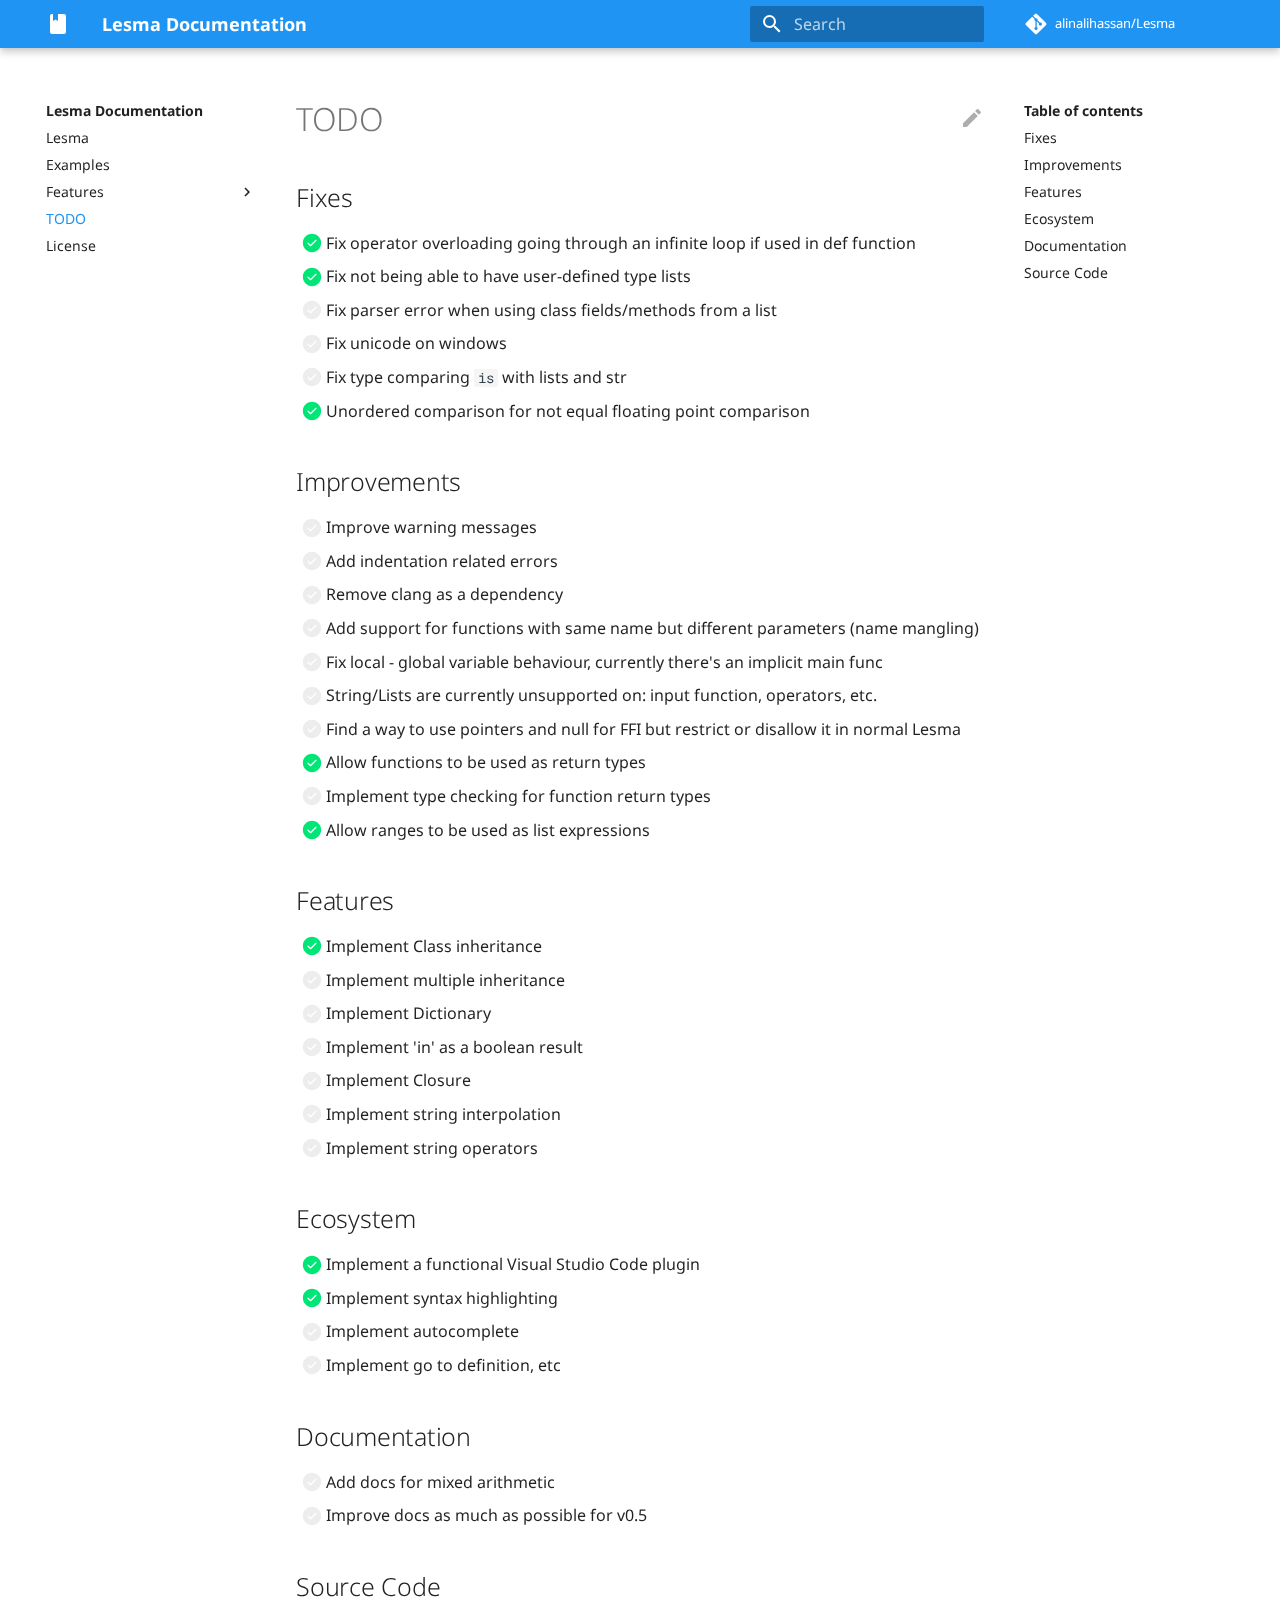
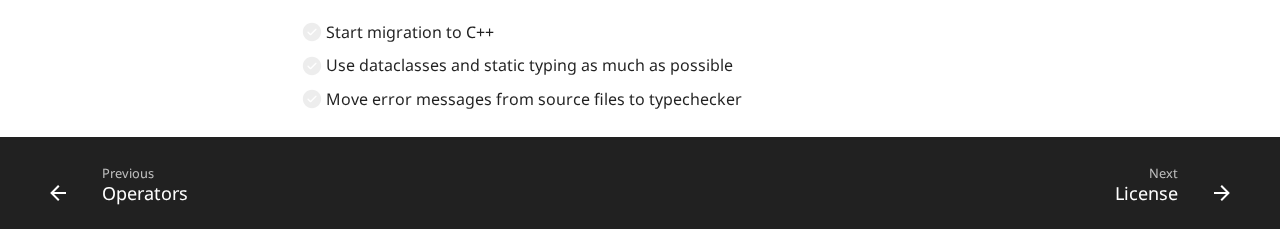
<file: TODO/index.html>
<!doctype html>
<html lang="en" class="no-js">
  <head>
    
      <meta charset="utf-8">
      <meta name="viewport" content="width=device-width,initial-scale=1">
      
        <meta name="description" content="Lesma Documentation">
      
      
        <meta name="author" content="Alin Ali Hassan">
      
      
        <link rel="canonical" href="https://alinalihassan.github.io/Lesma/TODO/">
      
      <link rel="icon" href="../assets/images/favicon.png">
      <meta name="generator" content="mkdocs-1.2.3, mkdocs-material-8.2.3">
    
    
      
        <title>TODO - Lesma Documentation</title>
      
    
    
      <link rel="stylesheet" href="../assets/stylesheets/main.e8d9bf0c.min.css">
      
        
        <link rel="stylesheet" href="../assets/stylesheets/palette.e6a45f82.min.css">
        
          
          
          <meta name="theme-color" content="#2094f3">
        
      
    
    
    
      
        
        <link rel="preconnect" href="https://fonts.gstatic.com" crossorigin>
        <link rel="stylesheet" href="https://fonts.googleapis.com/css?family=Noto+Sans:300,300i,400,400i,700,700i%7CRoboto+Mono:400,400i,700,700i&display=fallback">
        <style>:root{--md-text-font:"Noto Sans";--md-code-font:"Roboto Mono"}</style>
      
    
    
      <link rel="stylesheet" href="../css/extra.css">
    
    <script>__md_scope=new URL("..",location),__md_get=(e,_=localStorage,t=__md_scope)=>JSON.parse(_.getItem(t.pathname+"."+e)),__md_set=(e,_,t=localStorage,a=__md_scope)=>{try{t.setItem(a.pathname+"."+e,JSON.stringify(_))}catch(e){}}</script>
    
      

    
    
  </head>
  
  
    
    
    
    
    
    <body dir="ltr" data-md-color-scheme="" data-md-color-primary="blue" data-md-color-accent="blue">
  
    
    
    <input class="md-toggle" data-md-toggle="drawer" type="checkbox" id="__drawer" autocomplete="off">
    <input class="md-toggle" data-md-toggle="search" type="checkbox" id="__search" autocomplete="off">
    <label class="md-overlay" for="__drawer"></label>
    <div data-md-component="skip">
      
        
        <a href="#todo" class="md-skip">
          Skip to content
        </a>
      
    </div>
    <div data-md-component="announce">
      
    </div>
    
    
      

<header class="md-header" data-md-component="header">
  <nav class="md-header__inner md-grid" aria-label="Header">
    <a href=".." title="Lesma Documentation" class="md-header__button md-logo" aria-label="Lesma Documentation" data-md-component="logo">
      
  
  <svg xmlns="http://www.w3.org/2000/svg" viewBox="0 0 24 24"><path d="M18 22a2 2 0 0 0 2-2V4a2 2 0 0 0-2-2h-6v7L9.5 7.5 7 9V2H6a2 2 0 0 0-2 2v16a2 2 0 0 0 2 2h12z"/></svg>

    </a>
    <label class="md-header__button md-icon" for="__drawer">
      <svg xmlns="http://www.w3.org/2000/svg" viewBox="0 0 24 24"><path d="M3 6h18v2H3V6m0 5h18v2H3v-2m0 5h18v2H3v-2z"/></svg>
    </label>
    <div class="md-header__title" data-md-component="header-title">
      <div class="md-header__ellipsis">
        <div class="md-header__topic">
          <span class="md-ellipsis">
            Lesma Documentation
          </span>
        </div>
        <div class="md-header__topic" data-md-component="header-topic">
          <span class="md-ellipsis">
            
              TODO
            
          </span>
        </div>
      </div>
    </div>
    
    
    
      <label class="md-header__button md-icon" for="__search">
        <svg xmlns="http://www.w3.org/2000/svg" viewBox="0 0 24 24"><path d="M9.5 3A6.5 6.5 0 0 1 16 9.5c0 1.61-.59 3.09-1.56 4.23l.27.27h.79l5 5-1.5 1.5-5-5v-.79l-.27-.27A6.516 6.516 0 0 1 9.5 16 6.5 6.5 0 0 1 3 9.5 6.5 6.5 0 0 1 9.5 3m0 2C7 5 5 7 5 9.5S7 14 9.5 14 14 12 14 9.5 12 5 9.5 5z"/></svg>
      </label>
      <div class="md-search" data-md-component="search" role="dialog">
  <label class="md-search__overlay" for="__search"></label>
  <div class="md-search__inner" role="search">
    <form class="md-search__form" name="search">
      <input type="text" class="md-search__input" name="query" aria-label="Search" placeholder="Search" autocapitalize="off" autocorrect="off" autocomplete="off" spellcheck="false" data-md-component="search-query" required>
      <label class="md-search__icon md-icon" for="__search">
        <svg xmlns="http://www.w3.org/2000/svg" viewBox="0 0 24 24"><path d="M9.5 3A6.5 6.5 0 0 1 16 9.5c0 1.61-.59 3.09-1.56 4.23l.27.27h.79l5 5-1.5 1.5-5-5v-.79l-.27-.27A6.516 6.516 0 0 1 9.5 16 6.5 6.5 0 0 1 3 9.5 6.5 6.5 0 0 1 9.5 3m0 2C7 5 5 7 5 9.5S7 14 9.5 14 14 12 14 9.5 12 5 9.5 5z"/></svg>
        <svg xmlns="http://www.w3.org/2000/svg" viewBox="0 0 24 24"><path d="M20 11v2H8l5.5 5.5-1.42 1.42L4.16 12l7.92-7.92L13.5 5.5 8 11h12z"/></svg>
      </label>
      <nav class="md-search__options" aria-label="Search">
        
        <button type="reset" class="md-search__icon md-icon" aria-label="Clear" tabindex="-1">
          <svg xmlns="http://www.w3.org/2000/svg" viewBox="0 0 24 24"><path d="M19 6.41 17.59 5 12 10.59 6.41 5 5 6.41 10.59 12 5 17.59 6.41 19 12 13.41 17.59 19 19 17.59 13.41 12 19 6.41z"/></svg>
        </button>
      </nav>
      
    </form>
    <div class="md-search__output">
      <div class="md-search__scrollwrap" data-md-scrollfix>
        <div class="md-search-result" data-md-component="search-result">
          <div class="md-search-result__meta">
            Initializing search
          </div>
          <ol class="md-search-result__list"></ol>
        </div>
      </div>
    </div>
  </div>
</div>
    
    
      <div class="md-header__source">
        <a href="https://github.com/alinalihassan/Lesma/" title="Go to repository" class="md-source" data-md-component="source">
  <div class="md-source__icon md-icon">
    
    <svg xmlns="http://www.w3.org/2000/svg" viewBox="0 0 448 512"><!--! Font Awesome Free 6.0.0 by @fontawesome - https://fontawesome.com License - https://fontawesome.com/license/free (Icons: CC BY 4.0, Fonts: SIL OFL 1.1, Code: MIT License) Copyright 2022 Fonticons, Inc.--><path d="M439.55 236.05 244 40.45a28.87 28.87 0 0 0-40.81 0l-40.66 40.63 51.52 51.52c27.06-9.14 52.68 16.77 43.39 43.68l49.66 49.66c34.23-11.8 61.18 31 35.47 56.69-26.49 26.49-70.21-2.87-56-37.34L240.22 199v121.85c25.3 12.54 22.26 41.85 9.08 55a34.34 34.34 0 0 1-48.55 0c-17.57-17.6-11.07-46.91 11.25-56v-123c-20.8-8.51-24.6-30.74-18.64-45L142.57 101 8.45 235.14a28.86 28.86 0 0 0 0 40.81l195.61 195.6a28.86 28.86 0 0 0 40.8 0l194.69-194.69a28.86 28.86 0 0 0 0-40.81z"/></svg>
  </div>
  <div class="md-source__repository">
    alinalihassan/Lesma
  </div>
</a>
      </div>
    
  </nav>
  
</header>
    
    <div class="md-container" data-md-component="container">
      
      
        
          
        
      
      <main class="md-main" data-md-component="main">
        <div class="md-main__inner md-grid">
          
            
              
              <div class="md-sidebar md-sidebar--primary" data-md-component="sidebar" data-md-type="navigation" >
                <div class="md-sidebar__scrollwrap">
                  <div class="md-sidebar__inner">
                    


<nav class="md-nav md-nav--primary" aria-label="Navigation" data-md-level="0">
  <label class="md-nav__title" for="__drawer">
    <a href=".." title="Lesma Documentation" class="md-nav__button md-logo" aria-label="Lesma Documentation" data-md-component="logo">
      
  
  <svg xmlns="http://www.w3.org/2000/svg" viewBox="0 0 24 24"><path d="M18 22a2 2 0 0 0 2-2V4a2 2 0 0 0-2-2h-6v7L9.5 7.5 7 9V2H6a2 2 0 0 0-2 2v16a2 2 0 0 0 2 2h12z"/></svg>

    </a>
    Lesma Documentation
  </label>
  
    <div class="md-nav__source">
      <a href="https://github.com/alinalihassan/Lesma/" title="Go to repository" class="md-source" data-md-component="source">
  <div class="md-source__icon md-icon">
    
    <svg xmlns="http://www.w3.org/2000/svg" viewBox="0 0 448 512"><!--! Font Awesome Free 6.0.0 by @fontawesome - https://fontawesome.com License - https://fontawesome.com/license/free (Icons: CC BY 4.0, Fonts: SIL OFL 1.1, Code: MIT License) Copyright 2022 Fonticons, Inc.--><path d="M439.55 236.05 244 40.45a28.87 28.87 0 0 0-40.81 0l-40.66 40.63 51.52 51.52c27.06-9.14 52.68 16.77 43.39 43.68l49.66 49.66c34.23-11.8 61.18 31 35.47 56.69-26.49 26.49-70.21-2.87-56-37.34L240.22 199v121.85c25.3 12.54 22.26 41.85 9.08 55a34.34 34.34 0 0 1-48.55 0c-17.57-17.6-11.07-46.91 11.25-56v-123c-20.8-8.51-24.6-30.74-18.64-45L142.57 101 8.45 235.14a28.86 28.86 0 0 0 0 40.81l195.61 195.6a28.86 28.86 0 0 0 40.8 0l194.69-194.69a28.86 28.86 0 0 0 0-40.81z"/></svg>
  </div>
  <div class="md-source__repository">
    alinalihassan/Lesma
  </div>
</a>
    </div>
  
  <ul class="md-nav__list" data-md-scrollfix>
    
      
      
      

  
  
  
    <li class="md-nav__item">
      <a href=".." class="md-nav__link">
        Lesma
      </a>
    </li>
  

    
      
      
      

  
  
  
    <li class="md-nav__item">
      <a href="../examples/" class="md-nav__link">
        Examples
      </a>
    </li>
  

    
      
      
      

  
  
  
    
    <li class="md-nav__item md-nav__item--nested">
      
      
        <input class="md-nav__toggle md-toggle" data-md-toggle="__nav_3" type="checkbox" id="__nav_3" >
      
      
      
      
        <label class="md-nav__link" for="__nav_3">
          Features
          <span class="md-nav__icon md-icon"></span>
        </label>
      
      <nav class="md-nav" aria-label="Features" data-md-level="1">
        <label class="md-nav__title" for="__nav_3">
          <span class="md-nav__icon md-icon"></span>
          Features
        </label>
        <ul class="md-nav__list" data-md-scrollfix>
          
            
              
  
  
  
    <li class="md-nav__item">
      <a href="../features/syntax/" class="md-nav__link">
        Syntax
      </a>
    </li>
  

            
          
            
              
  
  
  
    <li class="md-nav__item">
      <a href="../features/keywords/" class="md-nav__link">
        Keywords
      </a>
    </li>
  

            
          
            
              
  
  
  
    <li class="md-nav__item">
      <a href="../features/flow_control/" class="md-nav__link">
        Flow Control
      </a>
    </li>
  

            
          
            
              
  
  
  
    <li class="md-nav__item">
      <a href="../features/classes/" class="md-nav__link">
        Classes
      </a>
    </li>
  

            
          
            
              
  
  
  
    <li class="md-nav__item">
      <a href="../features/enums/" class="md-nav__link">
        Enums
      </a>
    </li>
  

            
          
            
              
  
  
  
    <li class="md-nav__item">
      <a href="../features/types/" class="md-nav__link">
        Types
      </a>
    </li>
  

            
          
            
              
  
  
  
    <li class="md-nav__item">
      <a href="../features/operators/" class="md-nav__link">
        Operators
      </a>
    </li>
  

            
          
        </ul>
      </nav>
    </li>
  

    
      
      
      

  
  
    
  
  
    <li class="md-nav__item md-nav__item--active">
      
      <input class="md-nav__toggle md-toggle" data-md-toggle="toc" type="checkbox" id="__toc">
      
      
        
      
      
        <label class="md-nav__link md-nav__link--active" for="__toc">
          TODO
          <span class="md-nav__icon md-icon"></span>
        </label>
      
      <a href="./" class="md-nav__link md-nav__link--active">
        TODO
      </a>
      
        

<nav class="md-nav md-nav--secondary" aria-label="Table of contents">
  
  
  
    
  
  
    <label class="md-nav__title" for="__toc">
      <span class="md-nav__icon md-icon"></span>
      Table of contents
    </label>
    <ul class="md-nav__list" data-md-component="toc" data-md-scrollfix>
      
        <li class="md-nav__item">
  <a href="#fixes" class="md-nav__link">
    Fixes
  </a>
  
</li>
      
        <li class="md-nav__item">
  <a href="#improvements" class="md-nav__link">
    Improvements
  </a>
  
</li>
      
        <li class="md-nav__item">
  <a href="#features" class="md-nav__link">
    Features
  </a>
  
</li>
      
        <li class="md-nav__item">
  <a href="#ecosystem" class="md-nav__link">
    Ecosystem
  </a>
  
</li>
      
        <li class="md-nav__item">
  <a href="#documentation" class="md-nav__link">
    Documentation
  </a>
  
</li>
      
        <li class="md-nav__item">
  <a href="#source-code" class="md-nav__link">
    Source Code
  </a>
  
</li>
      
    </ul>
  
</nav>
      
    </li>
  

    
      
      
      

  
  
  
    <li class="md-nav__item">
      <a href="../license/" class="md-nav__link">
        License
      </a>
    </li>
  

    
  </ul>
</nav>
                  </div>
                </div>
              </div>
            
            
              
              <div class="md-sidebar md-sidebar--secondary" data-md-component="sidebar" data-md-type="toc" >
                <div class="md-sidebar__scrollwrap">
                  <div class="md-sidebar__inner">
                    

<nav class="md-nav md-nav--secondary" aria-label="Table of contents">
  
  
  
    
  
  
    <label class="md-nav__title" for="__toc">
      <span class="md-nav__icon md-icon"></span>
      Table of contents
    </label>
    <ul class="md-nav__list" data-md-component="toc" data-md-scrollfix>
      
        <li class="md-nav__item">
  <a href="#fixes" class="md-nav__link">
    Fixes
  </a>
  
</li>
      
        <li class="md-nav__item">
  <a href="#improvements" class="md-nav__link">
    Improvements
  </a>
  
</li>
      
        <li class="md-nav__item">
  <a href="#features" class="md-nav__link">
    Features
  </a>
  
</li>
      
        <li class="md-nav__item">
  <a href="#ecosystem" class="md-nav__link">
    Ecosystem
  </a>
  
</li>
      
        <li class="md-nav__item">
  <a href="#documentation" class="md-nav__link">
    Documentation
  </a>
  
</li>
      
        <li class="md-nav__item">
  <a href="#source-code" class="md-nav__link">
    Source Code
  </a>
  
</li>
      
    </ul>
  
</nav>
                  </div>
                </div>
              </div>
            
          
          <div class="md-content" data-md-component="content">
            <article class="md-content__inner md-typeset">
              
                
<a href="https://github.com/alinalihassan/Lesma/edit/master/docs/TODO.md" title="Edit this page" class="md-content__button md-icon">
  <svg xmlns="http://www.w3.org/2000/svg" viewBox="0 0 24 24"><path d="M20.71 7.04c.39-.39.39-1.04 0-1.41l-2.34-2.34c-.37-.39-1.02-.39-1.41 0l-1.84 1.83 3.75 3.75M3 17.25V21h3.75L17.81 9.93l-3.75-3.75L3 17.25z"/></svg>
</a>



<h1 id="todo">TODO</h1>
<h2 id="fixes">Fixes</h2>
<ul class="task-list">
<li class="task-list-item"><label class="task-list-control"><input type="checkbox" disabled checked/><span class="task-list-indicator"></span></label> Fix operator overloading going through an infinite loop if used in def function</li>
<li class="task-list-item"><label class="task-list-control"><input type="checkbox" disabled checked/><span class="task-list-indicator"></span></label> Fix not being able to have user-defined type lists</li>
<li class="task-list-item"><label class="task-list-control"><input type="checkbox" disabled/><span class="task-list-indicator"></span></label> Fix parser error when using class fields/methods from a list</li>
<li class="task-list-item"><label class="task-list-control"><input type="checkbox" disabled/><span class="task-list-indicator"></span></label> Fix unicode on windows</li>
<li class="task-list-item"><label class="task-list-control"><input type="checkbox" disabled/><span class="task-list-indicator"></span></label> Fix type comparing <code>is</code> with lists and str</li>
<li class="task-list-item"><label class="task-list-control"><input type="checkbox" disabled checked/><span class="task-list-indicator"></span></label> Unordered comparison for not equal floating point comparison</li>
</ul>
<h2 id="improvements">Improvements</h2>
<ul class="task-list">
<li class="task-list-item"><label class="task-list-control"><input type="checkbox" disabled/><span class="task-list-indicator"></span></label> Improve warning messages</li>
<li class="task-list-item"><label class="task-list-control"><input type="checkbox" disabled/><span class="task-list-indicator"></span></label> Add indentation related errors</li>
<li class="task-list-item"><label class="task-list-control"><input type="checkbox" disabled/><span class="task-list-indicator"></span></label> Remove clang as a dependency</li>
<li class="task-list-item"><label class="task-list-control"><input type="checkbox" disabled/><span class="task-list-indicator"></span></label> Add support for functions with same name but different parameters (name mangling)</li>
<li class="task-list-item"><label class="task-list-control"><input type="checkbox" disabled/><span class="task-list-indicator"></span></label> Fix local - global variable behaviour, currently there's an implicit main func</li>
<li class="task-list-item"><label class="task-list-control"><input type="checkbox" disabled/><span class="task-list-indicator"></span></label> String/Lists are currently unsupported on: input function, operators, etc.</li>
<li class="task-list-item"><label class="task-list-control"><input type="checkbox" disabled/><span class="task-list-indicator"></span></label> Find a way to use pointers and null for FFI but restrict or disallow it in normal Lesma</li>
<li class="task-list-item"><label class="task-list-control"><input type="checkbox" disabled checked/><span class="task-list-indicator"></span></label> Allow functions to be used as return types</li>
<li class="task-list-item"><label class="task-list-control"><input type="checkbox" disabled/><span class="task-list-indicator"></span></label> Implement type checking for function return types</li>
<li class="task-list-item"><label class="task-list-control"><input type="checkbox" disabled checked/><span class="task-list-indicator"></span></label> Allow ranges to be used as list expressions</li>
</ul>
<h2 id="features">Features</h2>
<ul class="task-list">
<li class="task-list-item"><label class="task-list-control"><input type="checkbox" disabled checked/><span class="task-list-indicator"></span></label> Implement Class inheritance</li>
<li class="task-list-item"><label class="task-list-control"><input type="checkbox" disabled/><span class="task-list-indicator"></span></label> Implement multiple inheritance</li>
<li class="task-list-item"><label class="task-list-control"><input type="checkbox" disabled/><span class="task-list-indicator"></span></label> Implement Dictionary</li>
<li class="task-list-item"><label class="task-list-control"><input type="checkbox" disabled/><span class="task-list-indicator"></span></label> Implement 'in' as a boolean result</li>
<li class="task-list-item"><label class="task-list-control"><input type="checkbox" disabled/><span class="task-list-indicator"></span></label> Implement Closure</li>
<li class="task-list-item"><label class="task-list-control"><input type="checkbox" disabled/><span class="task-list-indicator"></span></label> Implement string interpolation</li>
<li class="task-list-item"><label class="task-list-control"><input type="checkbox" disabled/><span class="task-list-indicator"></span></label> Implement string operators</li>
</ul>
<h2 id="ecosystem">Ecosystem</h2>
<ul class="task-list">
<li class="task-list-item"><label class="task-list-control"><input type="checkbox" disabled checked/><span class="task-list-indicator"></span></label> Implement a functional Visual Studio Code plugin</li>
<li class="task-list-item"><label class="task-list-control"><input type="checkbox" disabled checked/><span class="task-list-indicator"></span></label> Implement syntax highlighting</li>
<li class="task-list-item"><label class="task-list-control"><input type="checkbox" disabled/><span class="task-list-indicator"></span></label> Implement autocomplete</li>
<li class="task-list-item"><label class="task-list-control"><input type="checkbox" disabled/><span class="task-list-indicator"></span></label> Implement go to definition, etc</li>
</ul>
<h2 id="documentation">Documentation</h2>
<ul class="task-list">
<li class="task-list-item"><label class="task-list-control"><input type="checkbox" disabled/><span class="task-list-indicator"></span></label> Add docs for mixed arithmetic</li>
<li class="task-list-item"><label class="task-list-control"><input type="checkbox" disabled/><span class="task-list-indicator"></span></label> Improve docs as much as possible for v0.5</li>
</ul>
<h2 id="source-code">Source Code</h2>
<ul class="task-list">
<li class="task-list-item"><label class="task-list-control"><input type="checkbox" disabled/><span class="task-list-indicator"></span></label> Start migration to C++</li>
<li class="task-list-item"><label class="task-list-control"><input type="checkbox" disabled/><span class="task-list-indicator"></span></label> Use dataclasses and static typing as much as possible</li>
<li class="task-list-item"><label class="task-list-control"><input type="checkbox" disabled/><span class="task-list-indicator"></span></label> Move error messages from source files to typechecker</li>
</ul>

              
            </article>
          </div>
        </div>
        
      </main>
      
        <footer class="md-footer">
  
    <nav class="md-footer__inner md-grid" aria-label="Footer">
      
        
        <a href="../features/operators/" class="md-footer__link md-footer__link--prev" aria-label="Previous: Operators" rel="prev">
          <div class="md-footer__button md-icon">
            <svg xmlns="http://www.w3.org/2000/svg" viewBox="0 0 24 24"><path d="M20 11v2H8l5.5 5.5-1.42 1.42L4.16 12l7.92-7.92L13.5 5.5 8 11h12z"/></svg>
          </div>
          <div class="md-footer__title">
            <div class="md-ellipsis">
              <span class="md-footer__direction">
                Previous
              </span>
              Operators
            </div>
          </div>
        </a>
      
      
        
        <a href="../license/" class="md-footer__link md-footer__link--next" aria-label="Next: License" rel="next">
          <div class="md-footer__title">
            <div class="md-ellipsis">
              <span class="md-footer__direction">
                Next
              </span>
              License
            </div>
          </div>
          <div class="md-footer__button md-icon">
            <svg xmlns="http://www.w3.org/2000/svg" viewBox="0 0 24 24"><path d="M4 11v2h12l-5.5 5.5 1.42 1.42L19.84 12l-7.92-7.92L10.5 5.5 16 11H4z"/></svg>
          </div>
        </a>
      
    </nav>
  
  <div class="md-footer-meta md-typeset">
    <div class="md-footer-meta__inner md-grid">
      <div class="md-copyright">
  
    <div class="md-copyright__highlight">
      Copyright &copy; 2022 Alin Ali Hassan
    </div>
  
  
    Made with
    <a href="https://squidfunk.github.io/mkdocs-material/" target="_blank" rel="noopener">
      Material for MkDocs
    </a>
  
</div>
      
    </div>
  </div>
</footer>
      
    </div>
    <div class="md-dialog" data-md-component="dialog">
      <div class="md-dialog__inner md-typeset"></div>
    </div>
    <script id="__config" type="application/json">{"base": "..", "features": ["instant"], "translations": {"clipboard.copy": "Copy to clipboard", "clipboard.copied": "Copied to clipboard", "search.config.lang": "en", "search.config.pipeline": "trimmer, stopWordFilter", "search.config.separator": "[\\s\\-]+", "search.placeholder": "Search", "search.result.placeholder": "Type to start searching", "search.result.none": "No matching documents", "search.result.one": "1 matching document", "search.result.other": "# matching documents", "search.result.more.one": "1 more on this page", "search.result.more.other": "# more on this page", "search.result.term.missing": "Missing", "select.version.title": "Select version"}, "search": "../assets/javascripts/workers/search.bd0b6b67.min.js"}</script>
    
    
      <script src="../assets/javascripts/bundle.b88e97c5.min.js"></script>
      
    
  </body>
</html>
</file>
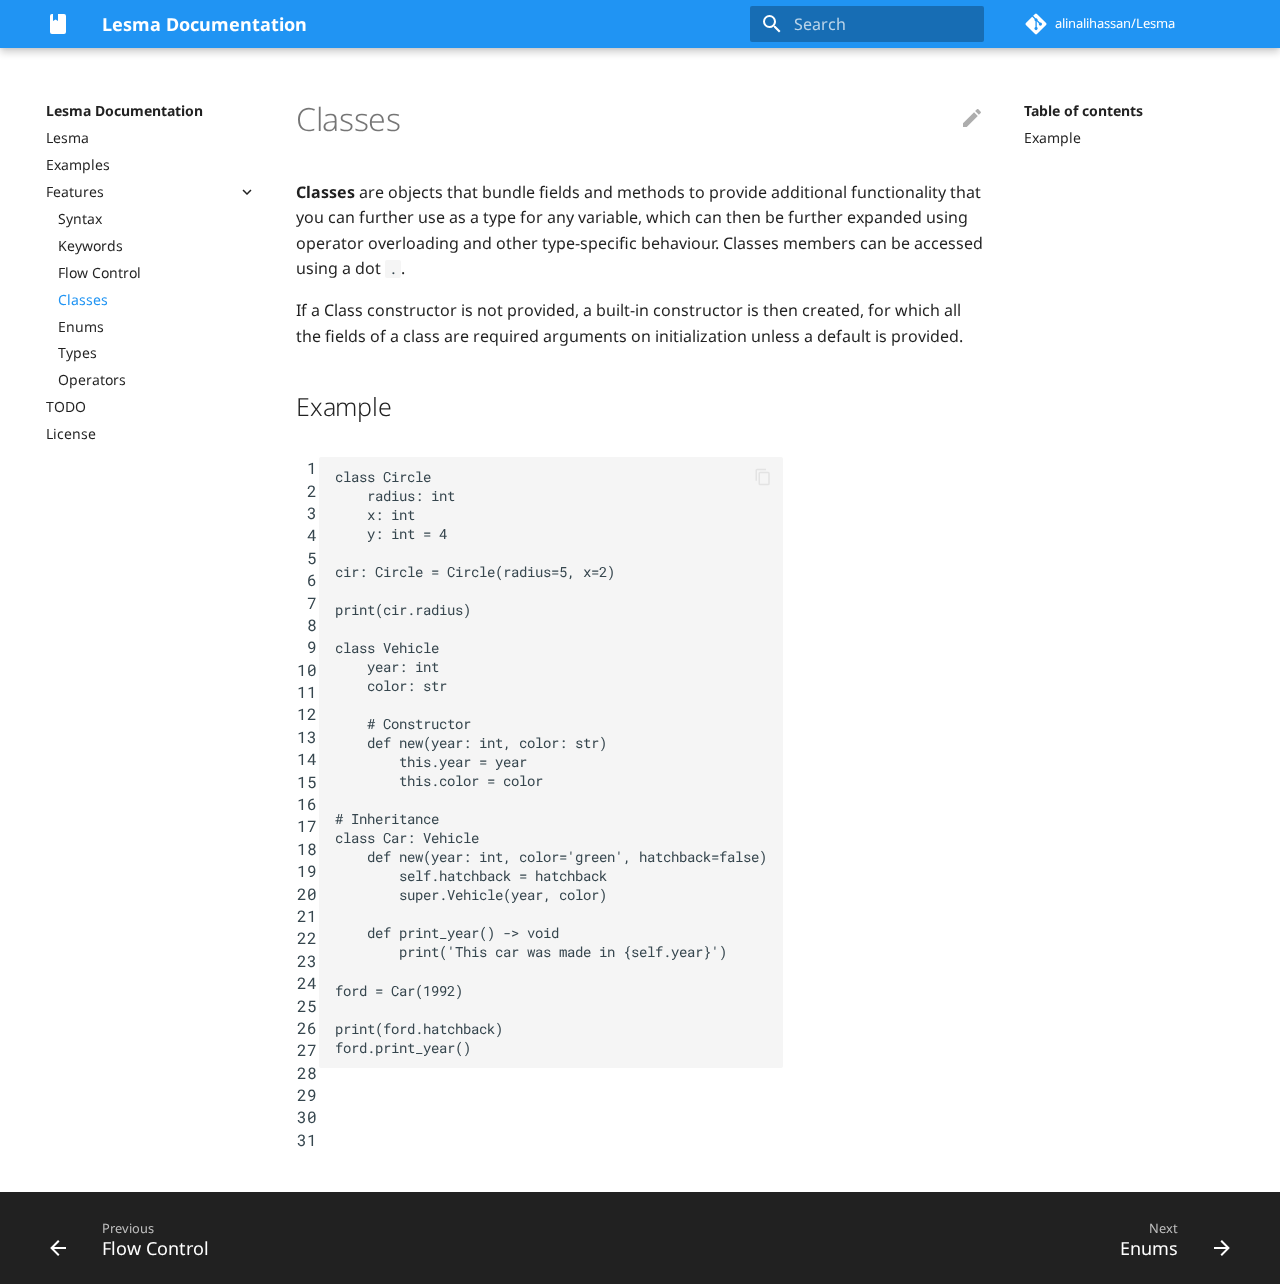
<file: features/classes/index.html>
<!doctype html>
<html lang="en" class="no-js">
  <head>
    
      <meta charset="utf-8">
      <meta name="viewport" content="width=device-width,initial-scale=1">
      
        <meta name="description" content="Lesma Documentation">
      
      
        <meta name="author" content="Alin Ali Hassan">
      
      
        <link rel="canonical" href="https://alinalihassan.github.io/Lesma/features/classes/">
      
      <link rel="icon" href="../../assets/images/favicon.png">
      <meta name="generator" content="mkdocs-1.2.3, mkdocs-material-8.2.3">
    
    
      
        <title>Classes - Lesma Documentation</title>
      
    
    
      <link rel="stylesheet" href="../../assets/stylesheets/main.e8d9bf0c.min.css">
      
        
        <link rel="stylesheet" href="../../assets/stylesheets/palette.e6a45f82.min.css">
        
          
          
          <meta name="theme-color" content="#2094f3">
        
      
    
    
    
      
        
        <link rel="preconnect" href="https://fonts.gstatic.com" crossorigin>
        <link rel="stylesheet" href="https://fonts.googleapis.com/css?family=Noto+Sans:300,300i,400,400i,700,700i%7CRoboto+Mono:400,400i,700,700i&display=fallback">
        <style>:root{--md-text-font:"Noto Sans";--md-code-font:"Roboto Mono"}</style>
      
    
    
      <link rel="stylesheet" href="../../css/extra.css">
    
    <script>__md_scope=new URL("../..",location),__md_get=(e,_=localStorage,t=__md_scope)=>JSON.parse(_.getItem(t.pathname+"."+e)),__md_set=(e,_,t=localStorage,a=__md_scope)=>{try{t.setItem(a.pathname+"."+e,JSON.stringify(_))}catch(e){}}</script>
    
      

    
    
  </head>
  
  
    
    
    
    
    
    <body dir="ltr" data-md-color-scheme="" data-md-color-primary="blue" data-md-color-accent="blue">
  
    
    
    <input class="md-toggle" data-md-toggle="drawer" type="checkbox" id="__drawer" autocomplete="off">
    <input class="md-toggle" data-md-toggle="search" type="checkbox" id="__search" autocomplete="off">
    <label class="md-overlay" for="__drawer"></label>
    <div data-md-component="skip">
      
        
        <a href="#example" class="md-skip">
          Skip to content
        </a>
      
    </div>
    <div data-md-component="announce">
      
    </div>
    
    
      

<header class="md-header" data-md-component="header">
  <nav class="md-header__inner md-grid" aria-label="Header">
    <a href="../.." title="Lesma Documentation" class="md-header__button md-logo" aria-label="Lesma Documentation" data-md-component="logo">
      
  
  <svg xmlns="http://www.w3.org/2000/svg" viewBox="0 0 24 24"><path d="M18 22a2 2 0 0 0 2-2V4a2 2 0 0 0-2-2h-6v7L9.5 7.5 7 9V2H6a2 2 0 0 0-2 2v16a2 2 0 0 0 2 2h12z"/></svg>

    </a>
    <label class="md-header__button md-icon" for="__drawer">
      <svg xmlns="http://www.w3.org/2000/svg" viewBox="0 0 24 24"><path d="M3 6h18v2H3V6m0 5h18v2H3v-2m0 5h18v2H3v-2z"/></svg>
    </label>
    <div class="md-header__title" data-md-component="header-title">
      <div class="md-header__ellipsis">
        <div class="md-header__topic">
          <span class="md-ellipsis">
            Lesma Documentation
          </span>
        </div>
        <div class="md-header__topic" data-md-component="header-topic">
          <span class="md-ellipsis">
            
              Classes
            
          </span>
        </div>
      </div>
    </div>
    
    
    
      <label class="md-header__button md-icon" for="__search">
        <svg xmlns="http://www.w3.org/2000/svg" viewBox="0 0 24 24"><path d="M9.5 3A6.5 6.5 0 0 1 16 9.5c0 1.61-.59 3.09-1.56 4.23l.27.27h.79l5 5-1.5 1.5-5-5v-.79l-.27-.27A6.516 6.516 0 0 1 9.5 16 6.5 6.5 0 0 1 3 9.5 6.5 6.5 0 0 1 9.5 3m0 2C7 5 5 7 5 9.5S7 14 9.5 14 14 12 14 9.5 12 5 9.5 5z"/></svg>
      </label>
      <div class="md-search" data-md-component="search" role="dialog">
  <label class="md-search__overlay" for="__search"></label>
  <div class="md-search__inner" role="search">
    <form class="md-search__form" name="search">
      <input type="text" class="md-search__input" name="query" aria-label="Search" placeholder="Search" autocapitalize="off" autocorrect="off" autocomplete="off" spellcheck="false" data-md-component="search-query" required>
      <label class="md-search__icon md-icon" for="__search">
        <svg xmlns="http://www.w3.org/2000/svg" viewBox="0 0 24 24"><path d="M9.5 3A6.5 6.5 0 0 1 16 9.5c0 1.61-.59 3.09-1.56 4.23l.27.27h.79l5 5-1.5 1.5-5-5v-.79l-.27-.27A6.516 6.516 0 0 1 9.5 16 6.5 6.5 0 0 1 3 9.5 6.5 6.5 0 0 1 9.5 3m0 2C7 5 5 7 5 9.5S7 14 9.5 14 14 12 14 9.5 12 5 9.5 5z"/></svg>
        <svg xmlns="http://www.w3.org/2000/svg" viewBox="0 0 24 24"><path d="M20 11v2H8l5.5 5.5-1.42 1.42L4.16 12l7.92-7.92L13.5 5.5 8 11h12z"/></svg>
      </label>
      <nav class="md-search__options" aria-label="Search">
        
        <button type="reset" class="md-search__icon md-icon" aria-label="Clear" tabindex="-1">
          <svg xmlns="http://www.w3.org/2000/svg" viewBox="0 0 24 24"><path d="M19 6.41 17.59 5 12 10.59 6.41 5 5 6.41 10.59 12 5 17.59 6.41 19 12 13.41 17.59 19 19 17.59 13.41 12 19 6.41z"/></svg>
        </button>
      </nav>
      
    </form>
    <div class="md-search__output">
      <div class="md-search__scrollwrap" data-md-scrollfix>
        <div class="md-search-result" data-md-component="search-result">
          <div class="md-search-result__meta">
            Initializing search
          </div>
          <ol class="md-search-result__list"></ol>
        </div>
      </div>
    </div>
  </div>
</div>
    
    
      <div class="md-header__source">
        <a href="https://github.com/alinalihassan/Lesma/" title="Go to repository" class="md-source" data-md-component="source">
  <div class="md-source__icon md-icon">
    
    <svg xmlns="http://www.w3.org/2000/svg" viewBox="0 0 448 512"><!--! Font Awesome Free 6.0.0 by @fontawesome - https://fontawesome.com License - https://fontawesome.com/license/free (Icons: CC BY 4.0, Fonts: SIL OFL 1.1, Code: MIT License) Copyright 2022 Fonticons, Inc.--><path d="M439.55 236.05 244 40.45a28.87 28.87 0 0 0-40.81 0l-40.66 40.63 51.52 51.52c27.06-9.14 52.68 16.77 43.39 43.68l49.66 49.66c34.23-11.8 61.18 31 35.47 56.69-26.49 26.49-70.21-2.87-56-37.34L240.22 199v121.85c25.3 12.54 22.26 41.85 9.08 55a34.34 34.34 0 0 1-48.55 0c-17.57-17.6-11.07-46.91 11.25-56v-123c-20.8-8.51-24.6-30.74-18.64-45L142.57 101 8.45 235.14a28.86 28.86 0 0 0 0 40.81l195.61 195.6a28.86 28.86 0 0 0 40.8 0l194.69-194.69a28.86 28.86 0 0 0 0-40.81z"/></svg>
  </div>
  <div class="md-source__repository">
    alinalihassan/Lesma
  </div>
</a>
      </div>
    
  </nav>
  
</header>
    
    <div class="md-container" data-md-component="container">
      
      
        
          
        
      
      <main class="md-main" data-md-component="main">
        <div class="md-main__inner md-grid">
          
            
              
              <div class="md-sidebar md-sidebar--primary" data-md-component="sidebar" data-md-type="navigation" >
                <div class="md-sidebar__scrollwrap">
                  <div class="md-sidebar__inner">
                    


<nav class="md-nav md-nav--primary" aria-label="Navigation" data-md-level="0">
  <label class="md-nav__title" for="__drawer">
    <a href="../.." title="Lesma Documentation" class="md-nav__button md-logo" aria-label="Lesma Documentation" data-md-component="logo">
      
  
  <svg xmlns="http://www.w3.org/2000/svg" viewBox="0 0 24 24"><path d="M18 22a2 2 0 0 0 2-2V4a2 2 0 0 0-2-2h-6v7L9.5 7.5 7 9V2H6a2 2 0 0 0-2 2v16a2 2 0 0 0 2 2h12z"/></svg>

    </a>
    Lesma Documentation
  </label>
  
    <div class="md-nav__source">
      <a href="https://github.com/alinalihassan/Lesma/" title="Go to repository" class="md-source" data-md-component="source">
  <div class="md-source__icon md-icon">
    
    <svg xmlns="http://www.w3.org/2000/svg" viewBox="0 0 448 512"><!--! Font Awesome Free 6.0.0 by @fontawesome - https://fontawesome.com License - https://fontawesome.com/license/free (Icons: CC BY 4.0, Fonts: SIL OFL 1.1, Code: MIT License) Copyright 2022 Fonticons, Inc.--><path d="M439.55 236.05 244 40.45a28.87 28.87 0 0 0-40.81 0l-40.66 40.63 51.52 51.52c27.06-9.14 52.68 16.77 43.39 43.68l49.66 49.66c34.23-11.8 61.18 31 35.47 56.69-26.49 26.49-70.21-2.87-56-37.34L240.22 199v121.85c25.3 12.54 22.26 41.85 9.08 55a34.34 34.34 0 0 1-48.55 0c-17.57-17.6-11.07-46.91 11.25-56v-123c-20.8-8.51-24.6-30.74-18.64-45L142.57 101 8.45 235.14a28.86 28.86 0 0 0 0 40.81l195.61 195.6a28.86 28.86 0 0 0 40.8 0l194.69-194.69a28.86 28.86 0 0 0 0-40.81z"/></svg>
  </div>
  <div class="md-source__repository">
    alinalihassan/Lesma
  </div>
</a>
    </div>
  
  <ul class="md-nav__list" data-md-scrollfix>
    
      
      
      

  
  
  
    <li class="md-nav__item">
      <a href="../.." class="md-nav__link">
        Lesma
      </a>
    </li>
  

    
      
      
      

  
  
  
    <li class="md-nav__item">
      <a href="../../examples/" class="md-nav__link">
        Examples
      </a>
    </li>
  

    
      
      
      

  
  
    
  
  
    
    <li class="md-nav__item md-nav__item--active md-nav__item--nested">
      
      
        <input class="md-nav__toggle md-toggle" data-md-toggle="__nav_3" type="checkbox" id="__nav_3" checked>
      
      
      
      
        <label class="md-nav__link" for="__nav_3">
          Features
          <span class="md-nav__icon md-icon"></span>
        </label>
      
      <nav class="md-nav" aria-label="Features" data-md-level="1">
        <label class="md-nav__title" for="__nav_3">
          <span class="md-nav__icon md-icon"></span>
          Features
        </label>
        <ul class="md-nav__list" data-md-scrollfix>
          
            
              
  
  
  
    <li class="md-nav__item">
      <a href="../syntax/" class="md-nav__link">
        Syntax
      </a>
    </li>
  

            
          
            
              
  
  
  
    <li class="md-nav__item">
      <a href="../keywords/" class="md-nav__link">
        Keywords
      </a>
    </li>
  

            
          
            
              
  
  
  
    <li class="md-nav__item">
      <a href="../flow_control/" class="md-nav__link">
        Flow Control
      </a>
    </li>
  

            
          
            
              
  
  
    
  
  
    <li class="md-nav__item md-nav__item--active">
      
      <input class="md-nav__toggle md-toggle" data-md-toggle="toc" type="checkbox" id="__toc">
      
      
      
        <label class="md-nav__link md-nav__link--active" for="__toc">
          Classes
          <span class="md-nav__icon md-icon"></span>
        </label>
      
      <a href="./" class="md-nav__link md-nav__link--active">
        Classes
      </a>
      
        

<nav class="md-nav md-nav--secondary" aria-label="Table of contents">
  
  
  
  
    <label class="md-nav__title" for="__toc">
      <span class="md-nav__icon md-icon"></span>
      Table of contents
    </label>
    <ul class="md-nav__list" data-md-component="toc" data-md-scrollfix>
      
        <li class="md-nav__item">
  <a href="#example" class="md-nav__link">
    Example
  </a>
  
</li>
      
    </ul>
  
</nav>
      
    </li>
  

            
          
            
              
  
  
  
    <li class="md-nav__item">
      <a href="../enums/" class="md-nav__link">
        Enums
      </a>
    </li>
  

            
          
            
              
  
  
  
    <li class="md-nav__item">
      <a href="../types/" class="md-nav__link">
        Types
      </a>
    </li>
  

            
          
            
              
  
  
  
    <li class="md-nav__item">
      <a href="../operators/" class="md-nav__link">
        Operators
      </a>
    </li>
  

            
          
        </ul>
      </nav>
    </li>
  

    
      
      
      

  
  
  
    <li class="md-nav__item">
      <a href="../../TODO/" class="md-nav__link">
        TODO
      </a>
    </li>
  

    
      
      
      

  
  
  
    <li class="md-nav__item">
      <a href="../../license/" class="md-nav__link">
        License
      </a>
    </li>
  

    
  </ul>
</nav>
                  </div>
                </div>
              </div>
            
            
              
              <div class="md-sidebar md-sidebar--secondary" data-md-component="sidebar" data-md-type="toc" >
                <div class="md-sidebar__scrollwrap">
                  <div class="md-sidebar__inner">
                    

<nav class="md-nav md-nav--secondary" aria-label="Table of contents">
  
  
  
  
    <label class="md-nav__title" for="__toc">
      <span class="md-nav__icon md-icon"></span>
      Table of contents
    </label>
    <ul class="md-nav__list" data-md-component="toc" data-md-scrollfix>
      
        <li class="md-nav__item">
  <a href="#example" class="md-nav__link">
    Example
  </a>
  
</li>
      
    </ul>
  
</nav>
                  </div>
                </div>
              </div>
            
          
          <div class="md-content" data-md-component="content">
            <article class="md-content__inner md-typeset">
              
                
<a href="https://github.com/alinalihassan/Lesma/edit/master/docs/features/classes.md" title="Edit this page" class="md-content__button md-icon">
  <svg xmlns="http://www.w3.org/2000/svg" viewBox="0 0 24 24"><path d="M20.71 7.04c.39-.39.39-1.04 0-1.41l-2.34-2.34c-.37-.39-1.02-.39-1.41 0l-1.84 1.83 3.75 3.75M3 17.25V21h3.75L17.81 9.93l-3.75-3.75L3 17.25z"/></svg>
</a>



  <h1>Classes</h1>

<p><strong>Classes</strong> are objects that bundle fields and methods to provide additional functionality that you can further use as a type for any variable, which can then be further expanded using operator overloading and other type-specific behaviour. Classes members can be accessed using a dot <code>.</code>.</p>
<p>If a Class constructor is not provided, a built-in constructor is then created, for which all the fields of a class are required arguments on initialization unless a default is provided.</p>
<h2 id="example">Example</h2>
<table class="codehilitetable"><tr><td class="linenos"><div class="linenodiv"><pre><span class="normal"> 1</span>
<span class="normal"> 2</span>
<span class="normal"> 3</span>
<span class="normal"> 4</span>
<span class="normal"> 5</span>
<span class="normal"> 6</span>
<span class="normal"> 7</span>
<span class="normal"> 8</span>
<span class="normal"> 9</span>
<span class="normal">10</span>
<span class="normal">11</span>
<span class="normal">12</span>
<span class="normal">13</span>
<span class="normal">14</span>
<span class="normal">15</span>
<span class="normal">16</span>
<span class="normal">17</span>
<span class="normal">18</span>
<span class="normal">19</span>
<span class="normal">20</span>
<span class="normal">21</span>
<span class="normal">22</span>
<span class="normal">23</span>
<span class="normal">24</span>
<span class="normal">25</span>
<span class="normal">26</span>
<span class="normal">27</span>
<span class="normal">28</span>
<span class="normal">29</span>
<span class="normal">30</span>
<span class="normal">31</span></pre></div></td><td class="code"><div class="codehilite"><pre><span></span><code><span class="k">class</span> <span class="nc">Circle</span>
    <span class="n">radius</span><span class="p">:</span> <span class="nb">int</span>
    <span class="n">x</span><span class="p">:</span> <span class="nb">int</span>
    <span class="n">y</span><span class="p">:</span> <span class="nb">int</span> <span class="o">=</span> <span class="mi">4</span>

<span class="n">cir</span><span class="p">:</span> <span class="n">Circle</span> <span class="o">=</span> <span class="n">Circle</span><span class="p">(</span><span class="n">radius</span><span class="o">=</span><span class="mi">5</span><span class="p">,</span> <span class="n">x</span><span class="o">=</span><span class="mi">2</span><span class="p">)</span>

<span class="nb">print</span><span class="p">(</span><span class="n">cir</span><span class="o">.</span><span class="n">radius</span><span class="p">)</span>

<span class="k">class</span> <span class="nc">Vehicle</span>
    <span class="n">year</span><span class="p">:</span> <span class="nb">int</span>
    <span class="n">color</span><span class="p">:</span> <span class="nb">str</span>

    <span class="c1"># Constructor</span>
    <span class="k">def</span> <span class="nf">new</span><span class="p">(</span><span class="n">year</span><span class="p">:</span> <span class="nb">int</span><span class="p">,</span> <span class="n">color</span><span class="p">:</span> <span class="nb">str</span><span class="p">)</span>
        <span class="n">this</span><span class="o">.</span><span class="n">year</span> <span class="o">=</span> <span class="n">year</span>
        <span class="n">this</span><span class="o">.</span><span class="n">color</span> <span class="o">=</span> <span class="n">color</span>  

<span class="c1"># Inheritance</span>
<span class="k">class</span> <span class="nc">Car</span><span class="p">:</span> <span class="n">Vehicle</span>
    <span class="k">def</span> <span class="nf">new</span><span class="p">(</span><span class="n">year</span><span class="p">:</span> <span class="nb">int</span><span class="p">,</span> <span class="n">color</span><span class="o">=</span><span class="s1">&#39;green&#39;</span><span class="p">,</span> <span class="n">hatchback</span><span class="o">=</span><span class="n">false</span><span class="p">)</span>
        <span class="bp">self</span><span class="o">.</span><span class="n">hatchback</span> <span class="o">=</span> <span class="n">hatchback</span>
        <span class="nb">super</span><span class="o">.</span><span class="n">Vehicle</span><span class="p">(</span><span class="n">year</span><span class="p">,</span> <span class="n">color</span><span class="p">)</span>

    <span class="k">def</span> <span class="nf">print_year</span><span class="p">()</span> <span class="o">-&gt;</span> <span class="n">void</span>
        <span class="nb">print</span><span class="p">(</span><span class="s1">&#39;This car was made in </span><span class="si">{self.year}</span><span class="s1">&#39;</span><span class="p">)</span>

<span class="n">ford</span> <span class="o">=</span> <span class="n">Car</span><span class="p">(</span><span class="mi">1992</span><span class="p">)</span>

<span class="nb">print</span><span class="p">(</span><span class="n">ford</span><span class="o">.</span><span class="n">hatchback</span><span class="p">)</span>
<span class="n">ford</span><span class="o">.</span><span class="n">print_year</span><span class="p">()</span>
</code></pre></div>
</td></tr></table>

              
            </article>
          </div>
        </div>
        
      </main>
      
        <footer class="md-footer">
  
    <nav class="md-footer__inner md-grid" aria-label="Footer">
      
        
        <a href="../flow_control/" class="md-footer__link md-footer__link--prev" aria-label="Previous: Flow Control" rel="prev">
          <div class="md-footer__button md-icon">
            <svg xmlns="http://www.w3.org/2000/svg" viewBox="0 0 24 24"><path d="M20 11v2H8l5.5 5.5-1.42 1.42L4.16 12l7.92-7.92L13.5 5.5 8 11h12z"/></svg>
          </div>
          <div class="md-footer__title">
            <div class="md-ellipsis">
              <span class="md-footer__direction">
                Previous
              </span>
              Flow Control
            </div>
          </div>
        </a>
      
      
        
        <a href="../enums/" class="md-footer__link md-footer__link--next" aria-label="Next: Enums" rel="next">
          <div class="md-footer__title">
            <div class="md-ellipsis">
              <span class="md-footer__direction">
                Next
              </span>
              Enums
            </div>
          </div>
          <div class="md-footer__button md-icon">
            <svg xmlns="http://www.w3.org/2000/svg" viewBox="0 0 24 24"><path d="M4 11v2h12l-5.5 5.5 1.42 1.42L19.84 12l-7.92-7.92L10.5 5.5 16 11H4z"/></svg>
          </div>
        </a>
      
    </nav>
  
  <div class="md-footer-meta md-typeset">
    <div class="md-footer-meta__inner md-grid">
      <div class="md-copyright">
  
    <div class="md-copyright__highlight">
      Copyright &copy; 2022 Alin Ali Hassan
    </div>
  
  
    Made with
    <a href="https://squidfunk.github.io/mkdocs-material/" target="_blank" rel="noopener">
      Material for MkDocs
    </a>
  
</div>
      
    </div>
  </div>
</footer>
      
    </div>
    <div class="md-dialog" data-md-component="dialog">
      <div class="md-dialog__inner md-typeset"></div>
    </div>
    <script id="__config" type="application/json">{"base": "../..", "features": ["instant"], "translations": {"clipboard.copy": "Copy to clipboard", "clipboard.copied": "Copied to clipboard", "search.config.lang": "en", "search.config.pipeline": "trimmer, stopWordFilter", "search.config.separator": "[\\s\\-]+", "search.placeholder": "Search", "search.result.placeholder": "Type to start searching", "search.result.none": "No matching documents", "search.result.one": "1 matching document", "search.result.other": "# matching documents", "search.result.more.one": "1 more on this page", "search.result.more.other": "# more on this page", "search.result.term.missing": "Missing", "select.version.title": "Select version"}, "search": "../../assets/javascripts/workers/search.bd0b6b67.min.js"}</script>
    
    
      <script src="../../assets/javascripts/bundle.b88e97c5.min.js"></script>
      
    
  </body>
</html>
</file>
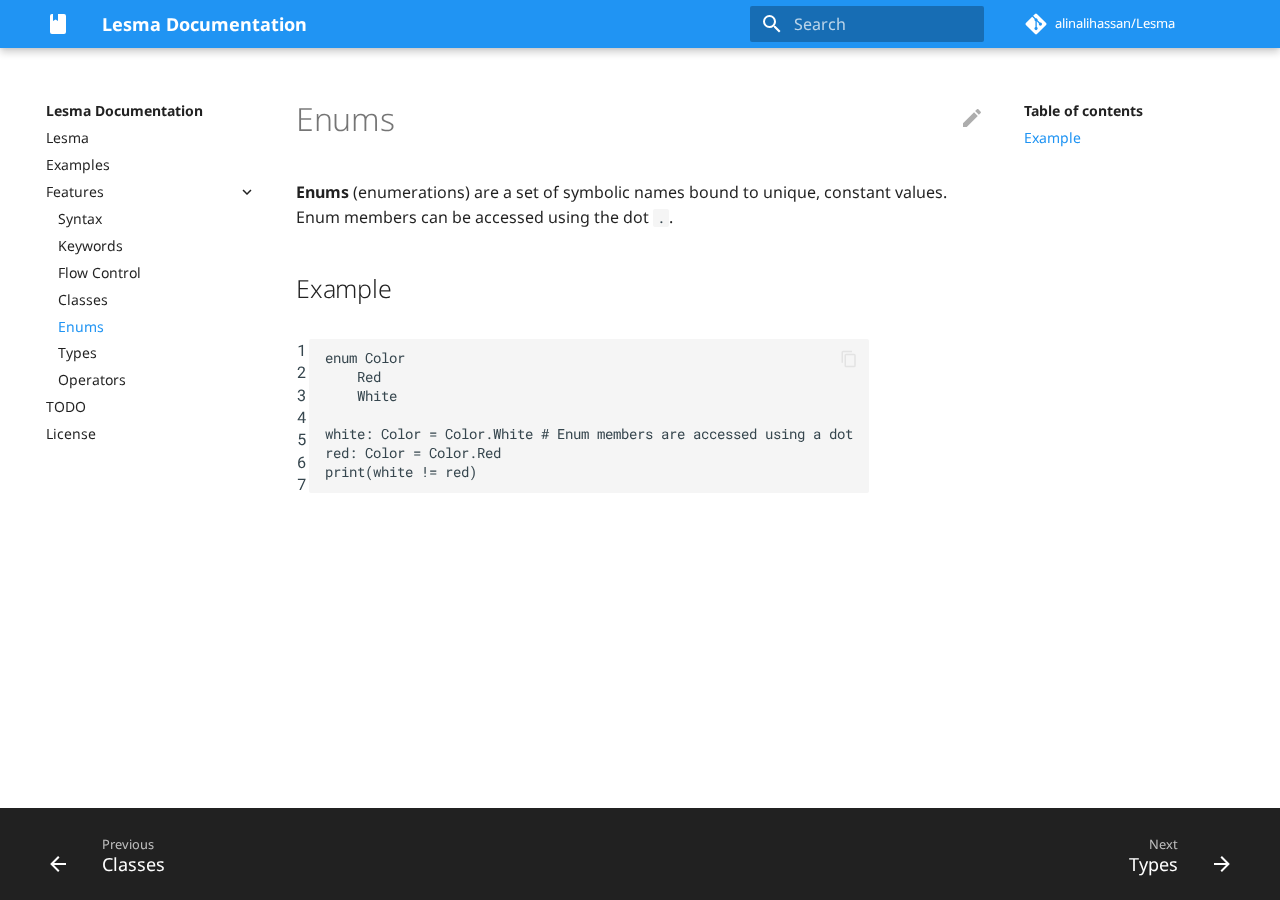
<file: features/enums/index.html>
<!doctype html>
<html lang="en" class="no-js">
  <head>
    
      <meta charset="utf-8">
      <meta name="viewport" content="width=device-width,initial-scale=1">
      
        <meta name="description" content="Lesma Documentation">
      
      
        <meta name="author" content="Alin Ali Hassan">
      
      
        <link rel="canonical" href="https://alinalihassan.github.io/Lesma/features/enums/">
      
      <link rel="icon" href="../../assets/images/favicon.png">
      <meta name="generator" content="mkdocs-1.2.3, mkdocs-material-8.2.3">
    
    
      
        <title>Enums - Lesma Documentation</title>
      
    
    
      <link rel="stylesheet" href="../../assets/stylesheets/main.e8d9bf0c.min.css">
      
        
        <link rel="stylesheet" href="../../assets/stylesheets/palette.e6a45f82.min.css">
        
          
          
          <meta name="theme-color" content="#2094f3">
        
      
    
    
    
      
        
        <link rel="preconnect" href="https://fonts.gstatic.com" crossorigin>
        <link rel="stylesheet" href="https://fonts.googleapis.com/css?family=Noto+Sans:300,300i,400,400i,700,700i%7CRoboto+Mono:400,400i,700,700i&display=fallback">
        <style>:root{--md-text-font:"Noto Sans";--md-code-font:"Roboto Mono"}</style>
      
    
    
      <link rel="stylesheet" href="../../css/extra.css">
    
    <script>__md_scope=new URL("../..",location),__md_get=(e,_=localStorage,t=__md_scope)=>JSON.parse(_.getItem(t.pathname+"."+e)),__md_set=(e,_,t=localStorage,a=__md_scope)=>{try{t.setItem(a.pathname+"."+e,JSON.stringify(_))}catch(e){}}</script>
    
      

    
    
  </head>
  
  
    
    
    
    
    
    <body dir="ltr" data-md-color-scheme="" data-md-color-primary="blue" data-md-color-accent="blue">
  
    
    
    <input class="md-toggle" data-md-toggle="drawer" type="checkbox" id="__drawer" autocomplete="off">
    <input class="md-toggle" data-md-toggle="search" type="checkbox" id="__search" autocomplete="off">
    <label class="md-overlay" for="__drawer"></label>
    <div data-md-component="skip">
      
        
        <a href="#example" class="md-skip">
          Skip to content
        </a>
      
    </div>
    <div data-md-component="announce">
      
    </div>
    
    
      

<header class="md-header" data-md-component="header">
  <nav class="md-header__inner md-grid" aria-label="Header">
    <a href="../.." title="Lesma Documentation" class="md-header__button md-logo" aria-label="Lesma Documentation" data-md-component="logo">
      
  
  <svg xmlns="http://www.w3.org/2000/svg" viewBox="0 0 24 24"><path d="M18 22a2 2 0 0 0 2-2V4a2 2 0 0 0-2-2h-6v7L9.5 7.5 7 9V2H6a2 2 0 0 0-2 2v16a2 2 0 0 0 2 2h12z"/></svg>

    </a>
    <label class="md-header__button md-icon" for="__drawer">
      <svg xmlns="http://www.w3.org/2000/svg" viewBox="0 0 24 24"><path d="M3 6h18v2H3V6m0 5h18v2H3v-2m0 5h18v2H3v-2z"/></svg>
    </label>
    <div class="md-header__title" data-md-component="header-title">
      <div class="md-header__ellipsis">
        <div class="md-header__topic">
          <span class="md-ellipsis">
            Lesma Documentation
          </span>
        </div>
        <div class="md-header__topic" data-md-component="header-topic">
          <span class="md-ellipsis">
            
              Enums
            
          </span>
        </div>
      </div>
    </div>
    
    
    
      <label class="md-header__button md-icon" for="__search">
        <svg xmlns="http://www.w3.org/2000/svg" viewBox="0 0 24 24"><path d="M9.5 3A6.5 6.5 0 0 1 16 9.5c0 1.61-.59 3.09-1.56 4.23l.27.27h.79l5 5-1.5 1.5-5-5v-.79l-.27-.27A6.516 6.516 0 0 1 9.5 16 6.5 6.5 0 0 1 3 9.5 6.5 6.5 0 0 1 9.5 3m0 2C7 5 5 7 5 9.5S7 14 9.5 14 14 12 14 9.5 12 5 9.5 5z"/></svg>
      </label>
      <div class="md-search" data-md-component="search" role="dialog">
  <label class="md-search__overlay" for="__search"></label>
  <div class="md-search__inner" role="search">
    <form class="md-search__form" name="search">
      <input type="text" class="md-search__input" name="query" aria-label="Search" placeholder="Search" autocapitalize="off" autocorrect="off" autocomplete="off" spellcheck="false" data-md-component="search-query" required>
      <label class="md-search__icon md-icon" for="__search">
        <svg xmlns="http://www.w3.org/2000/svg" viewBox="0 0 24 24"><path d="M9.5 3A6.5 6.5 0 0 1 16 9.5c0 1.61-.59 3.09-1.56 4.23l.27.27h.79l5 5-1.5 1.5-5-5v-.79l-.27-.27A6.516 6.516 0 0 1 9.5 16 6.5 6.5 0 0 1 3 9.5 6.5 6.5 0 0 1 9.5 3m0 2C7 5 5 7 5 9.5S7 14 9.5 14 14 12 14 9.5 12 5 9.5 5z"/></svg>
        <svg xmlns="http://www.w3.org/2000/svg" viewBox="0 0 24 24"><path d="M20 11v2H8l5.5 5.5-1.42 1.42L4.16 12l7.92-7.92L13.5 5.5 8 11h12z"/></svg>
      </label>
      <nav class="md-search__options" aria-label="Search">
        
        <button type="reset" class="md-search__icon md-icon" aria-label="Clear" tabindex="-1">
          <svg xmlns="http://www.w3.org/2000/svg" viewBox="0 0 24 24"><path d="M19 6.41 17.59 5 12 10.59 6.41 5 5 6.41 10.59 12 5 17.59 6.41 19 12 13.41 17.59 19 19 17.59 13.41 12 19 6.41z"/></svg>
        </button>
      </nav>
      
    </form>
    <div class="md-search__output">
      <div class="md-search__scrollwrap" data-md-scrollfix>
        <div class="md-search-result" data-md-component="search-result">
          <div class="md-search-result__meta">
            Initializing search
          </div>
          <ol class="md-search-result__list"></ol>
        </div>
      </div>
    </div>
  </div>
</div>
    
    
      <div class="md-header__source">
        <a href="https://github.com/alinalihassan/Lesma/" title="Go to repository" class="md-source" data-md-component="source">
  <div class="md-source__icon md-icon">
    
    <svg xmlns="http://www.w3.org/2000/svg" viewBox="0 0 448 512"><!--! Font Awesome Free 6.0.0 by @fontawesome - https://fontawesome.com License - https://fontawesome.com/license/free (Icons: CC BY 4.0, Fonts: SIL OFL 1.1, Code: MIT License) Copyright 2022 Fonticons, Inc.--><path d="M439.55 236.05 244 40.45a28.87 28.87 0 0 0-40.81 0l-40.66 40.63 51.52 51.52c27.06-9.14 52.68 16.77 43.39 43.68l49.66 49.66c34.23-11.8 61.18 31 35.47 56.69-26.49 26.49-70.21-2.87-56-37.34L240.22 199v121.85c25.3 12.54 22.26 41.85 9.08 55a34.34 34.34 0 0 1-48.55 0c-17.57-17.6-11.07-46.91 11.25-56v-123c-20.8-8.51-24.6-30.74-18.64-45L142.57 101 8.45 235.14a28.86 28.86 0 0 0 0 40.81l195.61 195.6a28.86 28.86 0 0 0 40.8 0l194.69-194.69a28.86 28.86 0 0 0 0-40.81z"/></svg>
  </div>
  <div class="md-source__repository">
    alinalihassan/Lesma
  </div>
</a>
      </div>
    
  </nav>
  
</header>
    
    <div class="md-container" data-md-component="container">
      
      
        
          
        
      
      <main class="md-main" data-md-component="main">
        <div class="md-main__inner md-grid">
          
            
              
              <div class="md-sidebar md-sidebar--primary" data-md-component="sidebar" data-md-type="navigation" >
                <div class="md-sidebar__scrollwrap">
                  <div class="md-sidebar__inner">
                    


<nav class="md-nav md-nav--primary" aria-label="Navigation" data-md-level="0">
  <label class="md-nav__title" for="__drawer">
    <a href="../.." title="Lesma Documentation" class="md-nav__button md-logo" aria-label="Lesma Documentation" data-md-component="logo">
      
  
  <svg xmlns="http://www.w3.org/2000/svg" viewBox="0 0 24 24"><path d="M18 22a2 2 0 0 0 2-2V4a2 2 0 0 0-2-2h-6v7L9.5 7.5 7 9V2H6a2 2 0 0 0-2 2v16a2 2 0 0 0 2 2h12z"/></svg>

    </a>
    Lesma Documentation
  </label>
  
    <div class="md-nav__source">
      <a href="https://github.com/alinalihassan/Lesma/" title="Go to repository" class="md-source" data-md-component="source">
  <div class="md-source__icon md-icon">
    
    <svg xmlns="http://www.w3.org/2000/svg" viewBox="0 0 448 512"><!--! Font Awesome Free 6.0.0 by @fontawesome - https://fontawesome.com License - https://fontawesome.com/license/free (Icons: CC BY 4.0, Fonts: SIL OFL 1.1, Code: MIT License) Copyright 2022 Fonticons, Inc.--><path d="M439.55 236.05 244 40.45a28.87 28.87 0 0 0-40.81 0l-40.66 40.63 51.52 51.52c27.06-9.14 52.68 16.77 43.39 43.68l49.66 49.66c34.23-11.8 61.18 31 35.47 56.69-26.49 26.49-70.21-2.87-56-37.34L240.22 199v121.85c25.3 12.54 22.26 41.85 9.08 55a34.34 34.34 0 0 1-48.55 0c-17.57-17.6-11.07-46.91 11.25-56v-123c-20.8-8.51-24.6-30.74-18.64-45L142.57 101 8.45 235.14a28.86 28.86 0 0 0 0 40.81l195.61 195.6a28.86 28.86 0 0 0 40.8 0l194.69-194.69a28.86 28.86 0 0 0 0-40.81z"/></svg>
  </div>
  <div class="md-source__repository">
    alinalihassan/Lesma
  </div>
</a>
    </div>
  
  <ul class="md-nav__list" data-md-scrollfix>
    
      
      
      

  
  
  
    <li class="md-nav__item">
      <a href="../.." class="md-nav__link">
        Lesma
      </a>
    </li>
  

    
      
      
      

  
  
  
    <li class="md-nav__item">
      <a href="../../examples/" class="md-nav__link">
        Examples
      </a>
    </li>
  

    
      
      
      

  
  
    
  
  
    
    <li class="md-nav__item md-nav__item--active md-nav__item--nested">
      
      
        <input class="md-nav__toggle md-toggle" data-md-toggle="__nav_3" type="checkbox" id="__nav_3" checked>
      
      
      
      
        <label class="md-nav__link" for="__nav_3">
          Features
          <span class="md-nav__icon md-icon"></span>
        </label>
      
      <nav class="md-nav" aria-label="Features" data-md-level="1">
        <label class="md-nav__title" for="__nav_3">
          <span class="md-nav__icon md-icon"></span>
          Features
        </label>
        <ul class="md-nav__list" data-md-scrollfix>
          
            
              
  
  
  
    <li class="md-nav__item">
      <a href="../syntax/" class="md-nav__link">
        Syntax
      </a>
    </li>
  

            
          
            
              
  
  
  
    <li class="md-nav__item">
      <a href="../keywords/" class="md-nav__link">
        Keywords
      </a>
    </li>
  

            
          
            
              
  
  
  
    <li class="md-nav__item">
      <a href="../flow_control/" class="md-nav__link">
        Flow Control
      </a>
    </li>
  

            
          
            
              
  
  
  
    <li class="md-nav__item">
      <a href="../classes/" class="md-nav__link">
        Classes
      </a>
    </li>
  

            
          
            
              
  
  
    
  
  
    <li class="md-nav__item md-nav__item--active">
      
      <input class="md-nav__toggle md-toggle" data-md-toggle="toc" type="checkbox" id="__toc">
      
      
      
        <label class="md-nav__link md-nav__link--active" for="__toc">
          Enums
          <span class="md-nav__icon md-icon"></span>
        </label>
      
      <a href="./" class="md-nav__link md-nav__link--active">
        Enums
      </a>
      
        

<nav class="md-nav md-nav--secondary" aria-label="Table of contents">
  
  
  
  
    <label class="md-nav__title" for="__toc">
      <span class="md-nav__icon md-icon"></span>
      Table of contents
    </label>
    <ul class="md-nav__list" data-md-component="toc" data-md-scrollfix>
      
        <li class="md-nav__item">
  <a href="#example" class="md-nav__link">
    Example
  </a>
  
</li>
      
    </ul>
  
</nav>
      
    </li>
  

            
          
            
              
  
  
  
    <li class="md-nav__item">
      <a href="../types/" class="md-nav__link">
        Types
      </a>
    </li>
  

            
          
            
              
  
  
  
    <li class="md-nav__item">
      <a href="../operators/" class="md-nav__link">
        Operators
      </a>
    </li>
  

            
          
        </ul>
      </nav>
    </li>
  

    
      
      
      

  
  
  
    <li class="md-nav__item">
      <a href="../../TODO/" class="md-nav__link">
        TODO
      </a>
    </li>
  

    
      
      
      

  
  
  
    <li class="md-nav__item">
      <a href="../../license/" class="md-nav__link">
        License
      </a>
    </li>
  

    
  </ul>
</nav>
                  </div>
                </div>
              </div>
            
            
              
              <div class="md-sidebar md-sidebar--secondary" data-md-component="sidebar" data-md-type="toc" >
                <div class="md-sidebar__scrollwrap">
                  <div class="md-sidebar__inner">
                    

<nav class="md-nav md-nav--secondary" aria-label="Table of contents">
  
  
  
  
    <label class="md-nav__title" for="__toc">
      <span class="md-nav__icon md-icon"></span>
      Table of contents
    </label>
    <ul class="md-nav__list" data-md-component="toc" data-md-scrollfix>
      
        <li class="md-nav__item">
  <a href="#example" class="md-nav__link">
    Example
  </a>
  
</li>
      
    </ul>
  
</nav>
                  </div>
                </div>
              </div>
            
          
          <div class="md-content" data-md-component="content">
            <article class="md-content__inner md-typeset">
              
                
<a href="https://github.com/alinalihassan/Lesma/edit/master/docs/features/enums.md" title="Edit this page" class="md-content__button md-icon">
  <svg xmlns="http://www.w3.org/2000/svg" viewBox="0 0 24 24"><path d="M20.71 7.04c.39-.39.39-1.04 0-1.41l-2.34-2.34c-.37-.39-1.02-.39-1.41 0l-1.84 1.83 3.75 3.75M3 17.25V21h3.75L17.81 9.93l-3.75-3.75L3 17.25z"/></svg>
</a>



  <h1>Enums</h1>

<p><strong>Enums</strong> (enumerations) are a set of symbolic names bound to unique, constant values. Enum members can be accessed using the dot <code>.</code>.</p>
<h2 id="example">Example</h2>
<table class="codehilitetable"><tr><td class="linenos"><div class="linenodiv"><pre><span class="normal">1</span>
<span class="normal">2</span>
<span class="normal">3</span>
<span class="normal">4</span>
<span class="normal">5</span>
<span class="normal">6</span>
<span class="normal">7</span></pre></div></td><td class="code"><div class="codehilite"><pre><span></span><code><span class="n">enum</span> <span class="n">Color</span>
    <span class="n">Red</span>
    <span class="n">White</span>

<span class="n">white</span><span class="p">:</span> <span class="n">Color</span> <span class="o">=</span> <span class="n">Color</span><span class="o">.</span><span class="n">White</span> <span class="c1"># Enum members are accessed using a dot</span>
<span class="n">red</span><span class="p">:</span> <span class="n">Color</span> <span class="o">=</span> <span class="n">Color</span><span class="o">.</span><span class="n">Red</span>
<span class="nb">print</span><span class="p">(</span><span class="n">white</span> <span class="o">!=</span> <span class="n">red</span><span class="p">)</span>
</code></pre></div>
</td></tr></table>

              
            </article>
          </div>
        </div>
        
      </main>
      
        <footer class="md-footer">
  
    <nav class="md-footer__inner md-grid" aria-label="Footer">
      
        
        <a href="../classes/" class="md-footer__link md-footer__link--prev" aria-label="Previous: Classes" rel="prev">
          <div class="md-footer__button md-icon">
            <svg xmlns="http://www.w3.org/2000/svg" viewBox="0 0 24 24"><path d="M20 11v2H8l5.5 5.5-1.42 1.42L4.16 12l7.92-7.92L13.5 5.5 8 11h12z"/></svg>
          </div>
          <div class="md-footer__title">
            <div class="md-ellipsis">
              <span class="md-footer__direction">
                Previous
              </span>
              Classes
            </div>
          </div>
        </a>
      
      
        
        <a href="../types/" class="md-footer__link md-footer__link--next" aria-label="Next: Types" rel="next">
          <div class="md-footer__title">
            <div class="md-ellipsis">
              <span class="md-footer__direction">
                Next
              </span>
              Types
            </div>
          </div>
          <div class="md-footer__button md-icon">
            <svg xmlns="http://www.w3.org/2000/svg" viewBox="0 0 24 24"><path d="M4 11v2h12l-5.5 5.5 1.42 1.42L19.84 12l-7.92-7.92L10.5 5.5 16 11H4z"/></svg>
          </div>
        </a>
      
    </nav>
  
  <div class="md-footer-meta md-typeset">
    <div class="md-footer-meta__inner md-grid">
      <div class="md-copyright">
  
    <div class="md-copyright__highlight">
      Copyright &copy; 2022 Alin Ali Hassan
    </div>
  
  
    Made with
    <a href="https://squidfunk.github.io/mkdocs-material/" target="_blank" rel="noopener">
      Material for MkDocs
    </a>
  
</div>
      
    </div>
  </div>
</footer>
      
    </div>
    <div class="md-dialog" data-md-component="dialog">
      <div class="md-dialog__inner md-typeset"></div>
    </div>
    <script id="__config" type="application/json">{"base": "../..", "features": ["instant"], "translations": {"clipboard.copy": "Copy to clipboard", "clipboard.copied": "Copied to clipboard", "search.config.lang": "en", "search.config.pipeline": "trimmer, stopWordFilter", "search.config.separator": "[\\s\\-]+", "search.placeholder": "Search", "search.result.placeholder": "Type to start searching", "search.result.none": "No matching documents", "search.result.one": "1 matching document", "search.result.other": "# matching documents", "search.result.more.one": "1 more on this page", "search.result.more.other": "# more on this page", "search.result.term.missing": "Missing", "select.version.title": "Select version"}, "search": "../../assets/javascripts/workers/search.bd0b6b67.min.js"}</script>
    
    
      <script src="../../assets/javascripts/bundle.b88e97c5.min.js"></script>
      
    
  </body>
</html>
</file>
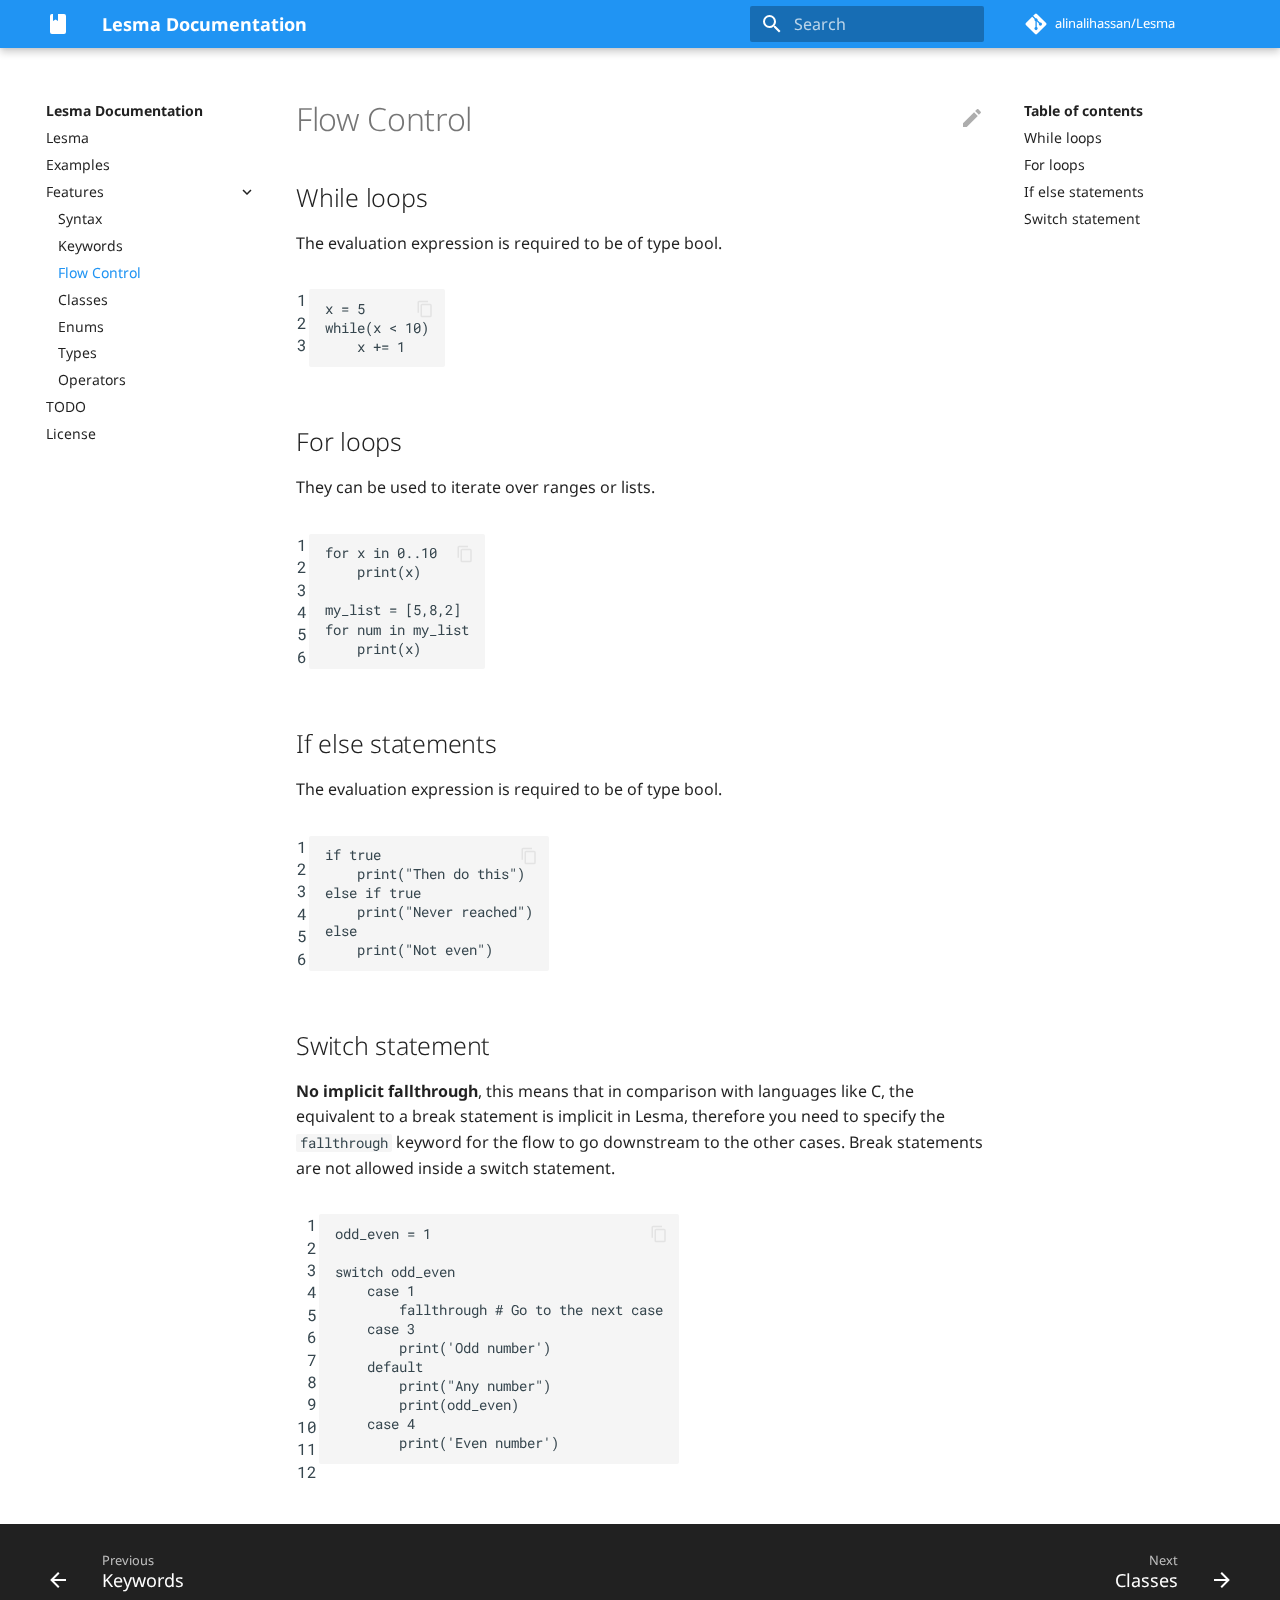
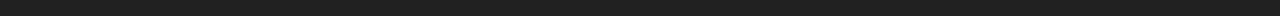
<file: features/flow_control/index.html>
<!doctype html>
<html lang="en" class="no-js">
  <head>
    
      <meta charset="utf-8">
      <meta name="viewport" content="width=device-width,initial-scale=1">
      
        <meta name="description" content="Lesma Documentation">
      
      
        <meta name="author" content="Alin Ali Hassan">
      
      
        <link rel="canonical" href="https://alinalihassan.github.io/Lesma/features/flow_control/">
      
      <link rel="icon" href="../../assets/images/favicon.png">
      <meta name="generator" content="mkdocs-1.2.3, mkdocs-material-8.2.3">
    
    
      
        <title>Flow Control - Lesma Documentation</title>
      
    
    
      <link rel="stylesheet" href="../../assets/stylesheets/main.e8d9bf0c.min.css">
      
        
        <link rel="stylesheet" href="../../assets/stylesheets/palette.e6a45f82.min.css">
        
          
          
          <meta name="theme-color" content="#2094f3">
        
      
    
    
    
      
        
        <link rel="preconnect" href="https://fonts.gstatic.com" crossorigin>
        <link rel="stylesheet" href="https://fonts.googleapis.com/css?family=Noto+Sans:300,300i,400,400i,700,700i%7CRoboto+Mono:400,400i,700,700i&display=fallback">
        <style>:root{--md-text-font:"Noto Sans";--md-code-font:"Roboto Mono"}</style>
      
    
    
      <link rel="stylesheet" href="../../css/extra.css">
    
    <script>__md_scope=new URL("../..",location),__md_get=(e,_=localStorage,t=__md_scope)=>JSON.parse(_.getItem(t.pathname+"."+e)),__md_set=(e,_,t=localStorage,a=__md_scope)=>{try{t.setItem(a.pathname+"."+e,JSON.stringify(_))}catch(e){}}</script>
    
      

    
    
  </head>
  
  
    
    
    
    
    
    <body dir="ltr" data-md-color-scheme="" data-md-color-primary="blue" data-md-color-accent="blue">
  
    
    
    <input class="md-toggle" data-md-toggle="drawer" type="checkbox" id="__drawer" autocomplete="off">
    <input class="md-toggle" data-md-toggle="search" type="checkbox" id="__search" autocomplete="off">
    <label class="md-overlay" for="__drawer"></label>
    <div data-md-component="skip">
      
        
        <a href="#while-loops" class="md-skip">
          Skip to content
        </a>
      
    </div>
    <div data-md-component="announce">
      
    </div>
    
    
      

<header class="md-header" data-md-component="header">
  <nav class="md-header__inner md-grid" aria-label="Header">
    <a href="../.." title="Lesma Documentation" class="md-header__button md-logo" aria-label="Lesma Documentation" data-md-component="logo">
      
  
  <svg xmlns="http://www.w3.org/2000/svg" viewBox="0 0 24 24"><path d="M18 22a2 2 0 0 0 2-2V4a2 2 0 0 0-2-2h-6v7L9.5 7.5 7 9V2H6a2 2 0 0 0-2 2v16a2 2 0 0 0 2 2h12z"/></svg>

    </a>
    <label class="md-header__button md-icon" for="__drawer">
      <svg xmlns="http://www.w3.org/2000/svg" viewBox="0 0 24 24"><path d="M3 6h18v2H3V6m0 5h18v2H3v-2m0 5h18v2H3v-2z"/></svg>
    </label>
    <div class="md-header__title" data-md-component="header-title">
      <div class="md-header__ellipsis">
        <div class="md-header__topic">
          <span class="md-ellipsis">
            Lesma Documentation
          </span>
        </div>
        <div class="md-header__topic" data-md-component="header-topic">
          <span class="md-ellipsis">
            
              Flow Control
            
          </span>
        </div>
      </div>
    </div>
    
    
    
      <label class="md-header__button md-icon" for="__search">
        <svg xmlns="http://www.w3.org/2000/svg" viewBox="0 0 24 24"><path d="M9.5 3A6.5 6.5 0 0 1 16 9.5c0 1.61-.59 3.09-1.56 4.23l.27.27h.79l5 5-1.5 1.5-5-5v-.79l-.27-.27A6.516 6.516 0 0 1 9.5 16 6.5 6.5 0 0 1 3 9.5 6.5 6.5 0 0 1 9.5 3m0 2C7 5 5 7 5 9.5S7 14 9.5 14 14 12 14 9.5 12 5 9.5 5z"/></svg>
      </label>
      <div class="md-search" data-md-component="search" role="dialog">
  <label class="md-search__overlay" for="__search"></label>
  <div class="md-search__inner" role="search">
    <form class="md-search__form" name="search">
      <input type="text" class="md-search__input" name="query" aria-label="Search" placeholder="Search" autocapitalize="off" autocorrect="off" autocomplete="off" spellcheck="false" data-md-component="search-query" required>
      <label class="md-search__icon md-icon" for="__search">
        <svg xmlns="http://www.w3.org/2000/svg" viewBox="0 0 24 24"><path d="M9.5 3A6.5 6.5 0 0 1 16 9.5c0 1.61-.59 3.09-1.56 4.23l.27.27h.79l5 5-1.5 1.5-5-5v-.79l-.27-.27A6.516 6.516 0 0 1 9.5 16 6.5 6.5 0 0 1 3 9.5 6.5 6.5 0 0 1 9.5 3m0 2C7 5 5 7 5 9.5S7 14 9.5 14 14 12 14 9.5 12 5 9.5 5z"/></svg>
        <svg xmlns="http://www.w3.org/2000/svg" viewBox="0 0 24 24"><path d="M20 11v2H8l5.5 5.5-1.42 1.42L4.16 12l7.92-7.92L13.5 5.5 8 11h12z"/></svg>
      </label>
      <nav class="md-search__options" aria-label="Search">
        
        <button type="reset" class="md-search__icon md-icon" aria-label="Clear" tabindex="-1">
          <svg xmlns="http://www.w3.org/2000/svg" viewBox="0 0 24 24"><path d="M19 6.41 17.59 5 12 10.59 6.41 5 5 6.41 10.59 12 5 17.59 6.41 19 12 13.41 17.59 19 19 17.59 13.41 12 19 6.41z"/></svg>
        </button>
      </nav>
      
    </form>
    <div class="md-search__output">
      <div class="md-search__scrollwrap" data-md-scrollfix>
        <div class="md-search-result" data-md-component="search-result">
          <div class="md-search-result__meta">
            Initializing search
          </div>
          <ol class="md-search-result__list"></ol>
        </div>
      </div>
    </div>
  </div>
</div>
    
    
      <div class="md-header__source">
        <a href="https://github.com/alinalihassan/Lesma/" title="Go to repository" class="md-source" data-md-component="source">
  <div class="md-source__icon md-icon">
    
    <svg xmlns="http://www.w3.org/2000/svg" viewBox="0 0 448 512"><!--! Font Awesome Free 6.0.0 by @fontawesome - https://fontawesome.com License - https://fontawesome.com/license/free (Icons: CC BY 4.0, Fonts: SIL OFL 1.1, Code: MIT License) Copyright 2022 Fonticons, Inc.--><path d="M439.55 236.05 244 40.45a28.87 28.87 0 0 0-40.81 0l-40.66 40.63 51.52 51.52c27.06-9.14 52.68 16.77 43.39 43.68l49.66 49.66c34.23-11.8 61.18 31 35.47 56.69-26.49 26.49-70.21-2.87-56-37.34L240.22 199v121.85c25.3 12.54 22.26 41.85 9.08 55a34.34 34.34 0 0 1-48.55 0c-17.57-17.6-11.07-46.91 11.25-56v-123c-20.8-8.51-24.6-30.74-18.64-45L142.57 101 8.45 235.14a28.86 28.86 0 0 0 0 40.81l195.61 195.6a28.86 28.86 0 0 0 40.8 0l194.69-194.69a28.86 28.86 0 0 0 0-40.81z"/></svg>
  </div>
  <div class="md-source__repository">
    alinalihassan/Lesma
  </div>
</a>
      </div>
    
  </nav>
  
</header>
    
    <div class="md-container" data-md-component="container">
      
      
        
          
        
      
      <main class="md-main" data-md-component="main">
        <div class="md-main__inner md-grid">
          
            
              
              <div class="md-sidebar md-sidebar--primary" data-md-component="sidebar" data-md-type="navigation" >
                <div class="md-sidebar__scrollwrap">
                  <div class="md-sidebar__inner">
                    


<nav class="md-nav md-nav--primary" aria-label="Navigation" data-md-level="0">
  <label class="md-nav__title" for="__drawer">
    <a href="../.." title="Lesma Documentation" class="md-nav__button md-logo" aria-label="Lesma Documentation" data-md-component="logo">
      
  
  <svg xmlns="http://www.w3.org/2000/svg" viewBox="0 0 24 24"><path d="M18 22a2 2 0 0 0 2-2V4a2 2 0 0 0-2-2h-6v7L9.5 7.5 7 9V2H6a2 2 0 0 0-2 2v16a2 2 0 0 0 2 2h12z"/></svg>

    </a>
    Lesma Documentation
  </label>
  
    <div class="md-nav__source">
      <a href="https://github.com/alinalihassan/Lesma/" title="Go to repository" class="md-source" data-md-component="source">
  <div class="md-source__icon md-icon">
    
    <svg xmlns="http://www.w3.org/2000/svg" viewBox="0 0 448 512"><!--! Font Awesome Free 6.0.0 by @fontawesome - https://fontawesome.com License - https://fontawesome.com/license/free (Icons: CC BY 4.0, Fonts: SIL OFL 1.1, Code: MIT License) Copyright 2022 Fonticons, Inc.--><path d="M439.55 236.05 244 40.45a28.87 28.87 0 0 0-40.81 0l-40.66 40.63 51.52 51.52c27.06-9.14 52.68 16.77 43.39 43.68l49.66 49.66c34.23-11.8 61.18 31 35.47 56.69-26.49 26.49-70.21-2.87-56-37.34L240.22 199v121.85c25.3 12.54 22.26 41.85 9.08 55a34.34 34.34 0 0 1-48.55 0c-17.57-17.6-11.07-46.91 11.25-56v-123c-20.8-8.51-24.6-30.74-18.64-45L142.57 101 8.45 235.14a28.86 28.86 0 0 0 0 40.81l195.61 195.6a28.86 28.86 0 0 0 40.8 0l194.69-194.69a28.86 28.86 0 0 0 0-40.81z"/></svg>
  </div>
  <div class="md-source__repository">
    alinalihassan/Lesma
  </div>
</a>
    </div>
  
  <ul class="md-nav__list" data-md-scrollfix>
    
      
      
      

  
  
  
    <li class="md-nav__item">
      <a href="../.." class="md-nav__link">
        Lesma
      </a>
    </li>
  

    
      
      
      

  
  
  
    <li class="md-nav__item">
      <a href="../../examples/" class="md-nav__link">
        Examples
      </a>
    </li>
  

    
      
      
      

  
  
    
  
  
    
    <li class="md-nav__item md-nav__item--active md-nav__item--nested">
      
      
        <input class="md-nav__toggle md-toggle" data-md-toggle="__nav_3" type="checkbox" id="__nav_3" checked>
      
      
      
      
        <label class="md-nav__link" for="__nav_3">
          Features
          <span class="md-nav__icon md-icon"></span>
        </label>
      
      <nav class="md-nav" aria-label="Features" data-md-level="1">
        <label class="md-nav__title" for="__nav_3">
          <span class="md-nav__icon md-icon"></span>
          Features
        </label>
        <ul class="md-nav__list" data-md-scrollfix>
          
            
              
  
  
  
    <li class="md-nav__item">
      <a href="../syntax/" class="md-nav__link">
        Syntax
      </a>
    </li>
  

            
          
            
              
  
  
  
    <li class="md-nav__item">
      <a href="../keywords/" class="md-nav__link">
        Keywords
      </a>
    </li>
  

            
          
            
              
  
  
    
  
  
    <li class="md-nav__item md-nav__item--active">
      
      <input class="md-nav__toggle md-toggle" data-md-toggle="toc" type="checkbox" id="__toc">
      
      
      
        <label class="md-nav__link md-nav__link--active" for="__toc">
          Flow Control
          <span class="md-nav__icon md-icon"></span>
        </label>
      
      <a href="./" class="md-nav__link md-nav__link--active">
        Flow Control
      </a>
      
        

<nav class="md-nav md-nav--secondary" aria-label="Table of contents">
  
  
  
  
    <label class="md-nav__title" for="__toc">
      <span class="md-nav__icon md-icon"></span>
      Table of contents
    </label>
    <ul class="md-nav__list" data-md-component="toc" data-md-scrollfix>
      
        <li class="md-nav__item">
  <a href="#while-loops" class="md-nav__link">
    While loops
  </a>
  
</li>
      
        <li class="md-nav__item">
  <a href="#for-loops" class="md-nav__link">
    For loops
  </a>
  
</li>
      
        <li class="md-nav__item">
  <a href="#if-else-statements" class="md-nav__link">
    If else statements
  </a>
  
</li>
      
        <li class="md-nav__item">
  <a href="#switch-statement" class="md-nav__link">
    Switch statement
  </a>
  
</li>
      
    </ul>
  
</nav>
      
    </li>
  

            
          
            
              
  
  
  
    <li class="md-nav__item">
      <a href="../classes/" class="md-nav__link">
        Classes
      </a>
    </li>
  

            
          
            
              
  
  
  
    <li class="md-nav__item">
      <a href="../enums/" class="md-nav__link">
        Enums
      </a>
    </li>
  

            
          
            
              
  
  
  
    <li class="md-nav__item">
      <a href="../types/" class="md-nav__link">
        Types
      </a>
    </li>
  

            
          
            
              
  
  
  
    <li class="md-nav__item">
      <a href="../operators/" class="md-nav__link">
        Operators
      </a>
    </li>
  

            
          
        </ul>
      </nav>
    </li>
  

    
      
      
      

  
  
  
    <li class="md-nav__item">
      <a href="../../TODO/" class="md-nav__link">
        TODO
      </a>
    </li>
  

    
      
      
      

  
  
  
    <li class="md-nav__item">
      <a href="../../license/" class="md-nav__link">
        License
      </a>
    </li>
  

    
  </ul>
</nav>
                  </div>
                </div>
              </div>
            
            
              
              <div class="md-sidebar md-sidebar--secondary" data-md-component="sidebar" data-md-type="toc" >
                <div class="md-sidebar__scrollwrap">
                  <div class="md-sidebar__inner">
                    

<nav class="md-nav md-nav--secondary" aria-label="Table of contents">
  
  
  
  
    <label class="md-nav__title" for="__toc">
      <span class="md-nav__icon md-icon"></span>
      Table of contents
    </label>
    <ul class="md-nav__list" data-md-component="toc" data-md-scrollfix>
      
        <li class="md-nav__item">
  <a href="#while-loops" class="md-nav__link">
    While loops
  </a>
  
</li>
      
        <li class="md-nav__item">
  <a href="#for-loops" class="md-nav__link">
    For loops
  </a>
  
</li>
      
        <li class="md-nav__item">
  <a href="#if-else-statements" class="md-nav__link">
    If else statements
  </a>
  
</li>
      
        <li class="md-nav__item">
  <a href="#switch-statement" class="md-nav__link">
    Switch statement
  </a>
  
</li>
      
    </ul>
  
</nav>
                  </div>
                </div>
              </div>
            
          
          <div class="md-content" data-md-component="content">
            <article class="md-content__inner md-typeset">
              
                
<a href="https://github.com/alinalihassan/Lesma/edit/master/docs/features/flow_control.md" title="Edit this page" class="md-content__button md-icon">
  <svg xmlns="http://www.w3.org/2000/svg" viewBox="0 0 24 24"><path d="M20.71 7.04c.39-.39.39-1.04 0-1.41l-2.34-2.34c-.37-.39-1.02-.39-1.41 0l-1.84 1.83 3.75 3.75M3 17.25V21h3.75L17.81 9.93l-3.75-3.75L3 17.25z"/></svg>
</a>



  <h1>Flow Control</h1>

<h2 id="while-loops">While loops</h2>
<p>The evaluation expression is required to be of type bool.</p>
<table class="codehilitetable"><tr><td class="linenos"><div class="linenodiv"><pre><span class="normal">1</span>
<span class="normal">2</span>
<span class="normal">3</span></pre></div></td><td class="code"><div class="codehilite"><pre><span></span><code><span class="n">x</span> <span class="o">=</span> <span class="mi">5</span>
<span class="k">while</span><span class="p">(</span><span class="n">x</span> <span class="o">&lt;</span> <span class="mi">10</span><span class="p">)</span>
    <span class="n">x</span> <span class="o">+=</span> <span class="mi">1</span>
</code></pre></div>
</td></tr></table>
<h2 id="for-loops">For loops</h2>
<p>They can be used to iterate over ranges or lists.</p>
<table class="codehilitetable"><tr><td class="linenos"><div class="linenodiv"><pre><span class="normal">1</span>
<span class="normal">2</span>
<span class="normal">3</span>
<span class="normal">4</span>
<span class="normal">5</span>
<span class="normal">6</span></pre></div></td><td class="code"><div class="codehilite"><pre><span></span><code><span class="k">for</span> <span class="n">x</span> <span class="ow">in</span> <span class="mf">0..10</span>
    <span class="nb">print</span><span class="p">(</span><span class="n">x</span><span class="p">)</span>

<span class="n">my_list</span> <span class="o">=</span> <span class="p">[</span><span class="mi">5</span><span class="p">,</span><span class="mi">8</span><span class="p">,</span><span class="mi">2</span><span class="p">]</span>
<span class="k">for</span> <span class="n">num</span> <span class="ow">in</span> <span class="n">my_list</span>
    <span class="nb">print</span><span class="p">(</span><span class="n">x</span><span class="p">)</span>
</code></pre></div>
</td></tr></table>
<h2 id="if-else-statements">If else statements</h2>
<p>The evaluation expression is required to be of type bool.</p>
<table class="codehilitetable"><tr><td class="linenos"><div class="linenodiv"><pre><span class="normal">1</span>
<span class="normal">2</span>
<span class="normal">3</span>
<span class="normal">4</span>
<span class="normal">5</span>
<span class="normal">6</span></pre></div></td><td class="code"><div class="codehilite"><pre><span></span><code><span class="k">if</span> <span class="n">true</span>
    <span class="nb">print</span><span class="p">(</span><span class="s2">&quot;Then do this&quot;</span><span class="p">)</span>
<span class="k">else</span> <span class="k">if</span> <span class="n">true</span>
    <span class="nb">print</span><span class="p">(</span><span class="s2">&quot;Never reached&quot;</span><span class="p">)</span>
<span class="k">else</span>
    <span class="nb">print</span><span class="p">(</span><span class="s2">&quot;Not even&quot;</span><span class="p">)</span>
</code></pre></div>
</td></tr></table>
<h2 id="switch-statement">Switch statement</h2>
<p><strong>No implicit fallthrough</strong>, this means that in comparison with languages like C, the equivalent to a break statement is implicit in Lesma, therefore you need to specify the <code>fallthrough</code> keyword for the flow to go downstream to the other cases. Break statements are not allowed inside a switch statement.</p>
<table class="codehilitetable"><tr><td class="linenos"><div class="linenodiv"><pre><span class="normal"> 1</span>
<span class="normal"> 2</span>
<span class="normal"> 3</span>
<span class="normal"> 4</span>
<span class="normal"> 5</span>
<span class="normal"> 6</span>
<span class="normal"> 7</span>
<span class="normal"> 8</span>
<span class="normal"> 9</span>
<span class="normal">10</span>
<span class="normal">11</span>
<span class="normal">12</span></pre></div></td><td class="code"><div class="codehilite"><pre><span></span><code><span class="n">odd_even</span> <span class="o">=</span> <span class="mi">1</span>

<span class="n">switch</span> <span class="n">odd_even</span>
    <span class="k">case</span> <span class="mi">1</span>
        <span class="n">fallthrough</span> <span class="c1"># Go to the next case</span>
    <span class="k">case</span> <span class="mi">3</span>
        <span class="nb">print</span><span class="p">(</span><span class="s1">&#39;Odd number&#39;</span><span class="p">)</span>
    <span class="n">default</span>
        <span class="nb">print</span><span class="p">(</span><span class="s2">&quot;Any number&quot;</span><span class="p">)</span>
        <span class="nb">print</span><span class="p">(</span><span class="n">odd_even</span><span class="p">)</span>
    <span class="k">case</span> <span class="mi">4</span>
        <span class="nb">print</span><span class="p">(</span><span class="s1">&#39;Even number&#39;</span><span class="p">)</span>
</code></pre></div>
</td></tr></table>

              
            </article>
          </div>
        </div>
        
      </main>
      
        <footer class="md-footer">
  
    <nav class="md-footer__inner md-grid" aria-label="Footer">
      
        
        <a href="../keywords/" class="md-footer__link md-footer__link--prev" aria-label="Previous: Keywords" rel="prev">
          <div class="md-footer__button md-icon">
            <svg xmlns="http://www.w3.org/2000/svg" viewBox="0 0 24 24"><path d="M20 11v2H8l5.5 5.5-1.42 1.42L4.16 12l7.92-7.92L13.5 5.5 8 11h12z"/></svg>
          </div>
          <div class="md-footer__title">
            <div class="md-ellipsis">
              <span class="md-footer__direction">
                Previous
              </span>
              Keywords
            </div>
          </div>
        </a>
      
      
        
        <a href="../classes/" class="md-footer__link md-footer__link--next" aria-label="Next: Classes" rel="next">
          <div class="md-footer__title">
            <div class="md-ellipsis">
              <span class="md-footer__direction">
                Next
              </span>
              Classes
            </div>
          </div>
          <div class="md-footer__button md-icon">
            <svg xmlns="http://www.w3.org/2000/svg" viewBox="0 0 24 24"><path d="M4 11v2h12l-5.5 5.5 1.42 1.42L19.84 12l-7.92-7.92L10.5 5.5 16 11H4z"/></svg>
          </div>
        </a>
      
    </nav>
  
  <div class="md-footer-meta md-typeset">
    <div class="md-footer-meta__inner md-grid">
      <div class="md-copyright">
  
    <div class="md-copyright__highlight">
      Copyright &copy; 2022 Alin Ali Hassan
    </div>
  
  
    Made with
    <a href="https://squidfunk.github.io/mkdocs-material/" target="_blank" rel="noopener">
      Material for MkDocs
    </a>
  
</div>
      
    </div>
  </div>
</footer>
      
    </div>
    <div class="md-dialog" data-md-component="dialog">
      <div class="md-dialog__inner md-typeset"></div>
    </div>
    <script id="__config" type="application/json">{"base": "../..", "features": ["instant"], "translations": {"clipboard.copy": "Copy to clipboard", "clipboard.copied": "Copied to clipboard", "search.config.lang": "en", "search.config.pipeline": "trimmer, stopWordFilter", "search.config.separator": "[\\s\\-]+", "search.placeholder": "Search", "search.result.placeholder": "Type to start searching", "search.result.none": "No matching documents", "search.result.one": "1 matching document", "search.result.other": "# matching documents", "search.result.more.one": "1 more on this page", "search.result.more.other": "# more on this page", "search.result.term.missing": "Missing", "select.version.title": "Select version"}, "search": "../../assets/javascripts/workers/search.bd0b6b67.min.js"}</script>
    
    
      <script src="../../assets/javascripts/bundle.b88e97c5.min.js"></script>
      
    
  </body>
</html>
</file>
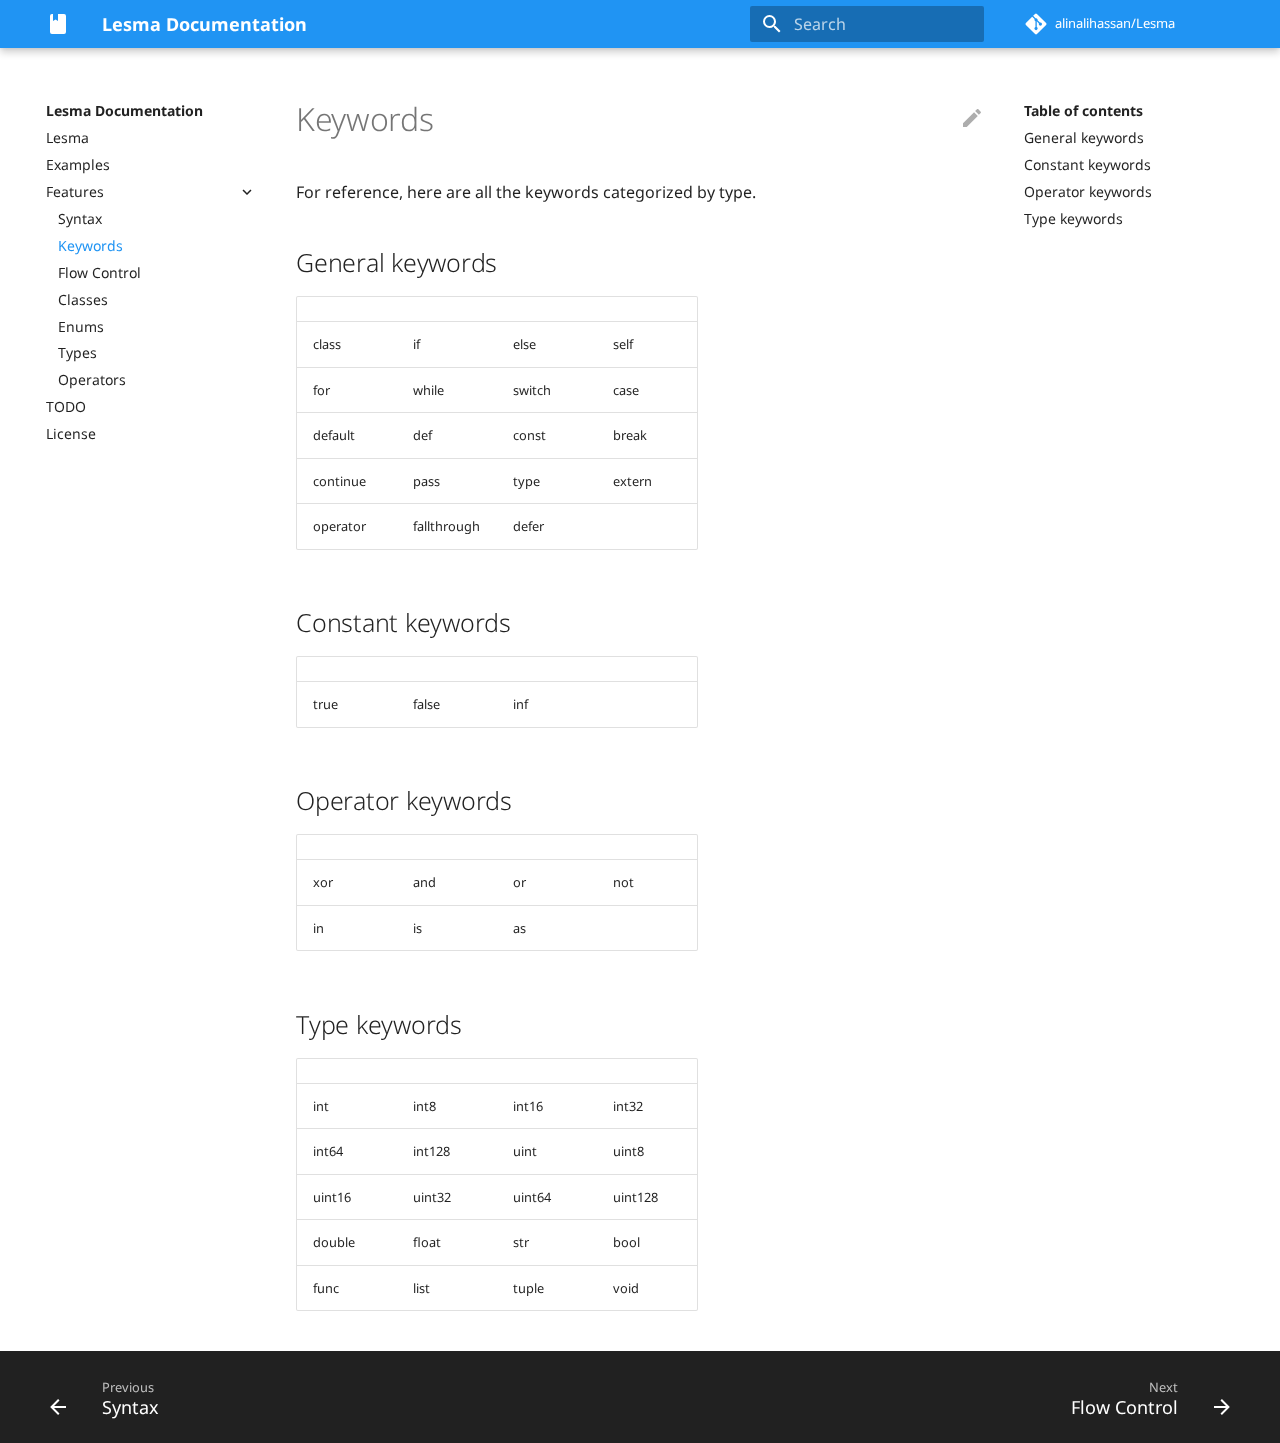
<file: features/keywords/index.html>
<!doctype html>
<html lang="en" class="no-js">
  <head>
    
      <meta charset="utf-8">
      <meta name="viewport" content="width=device-width,initial-scale=1">
      
        <meta name="description" content="Lesma Documentation">
      
      
        <meta name="author" content="Alin Ali Hassan">
      
      
        <link rel="canonical" href="https://alinalihassan.github.io/Lesma/features/keywords/">
      
      <link rel="icon" href="../../assets/images/favicon.png">
      <meta name="generator" content="mkdocs-1.2.3, mkdocs-material-8.2.3">
    
    
      
        <title>Keywords - Lesma Documentation</title>
      
    
    
      <link rel="stylesheet" href="../../assets/stylesheets/main.e8d9bf0c.min.css">
      
        
        <link rel="stylesheet" href="../../assets/stylesheets/palette.e6a45f82.min.css">
        
          
          
          <meta name="theme-color" content="#2094f3">
        
      
    
    
    
      
        
        <link rel="preconnect" href="https://fonts.gstatic.com" crossorigin>
        <link rel="stylesheet" href="https://fonts.googleapis.com/css?family=Noto+Sans:300,300i,400,400i,700,700i%7CRoboto+Mono:400,400i,700,700i&display=fallback">
        <style>:root{--md-text-font:"Noto Sans";--md-code-font:"Roboto Mono"}</style>
      
    
    
      <link rel="stylesheet" href="../../css/extra.css">
    
    <script>__md_scope=new URL("../..",location),__md_get=(e,_=localStorage,t=__md_scope)=>JSON.parse(_.getItem(t.pathname+"."+e)),__md_set=(e,_,t=localStorage,a=__md_scope)=>{try{t.setItem(a.pathname+"."+e,JSON.stringify(_))}catch(e){}}</script>
    
      

    
    
  </head>
  
  
    
    
    
    
    
    <body dir="ltr" data-md-color-scheme="" data-md-color-primary="blue" data-md-color-accent="blue">
  
    
    
    <input class="md-toggle" data-md-toggle="drawer" type="checkbox" id="__drawer" autocomplete="off">
    <input class="md-toggle" data-md-toggle="search" type="checkbox" id="__search" autocomplete="off">
    <label class="md-overlay" for="__drawer"></label>
    <div data-md-component="skip">
      
        
        <a href="#general-keywords" class="md-skip">
          Skip to content
        </a>
      
    </div>
    <div data-md-component="announce">
      
    </div>
    
    
      

<header class="md-header" data-md-component="header">
  <nav class="md-header__inner md-grid" aria-label="Header">
    <a href="../.." title="Lesma Documentation" class="md-header__button md-logo" aria-label="Lesma Documentation" data-md-component="logo">
      
  
  <svg xmlns="http://www.w3.org/2000/svg" viewBox="0 0 24 24"><path d="M18 22a2 2 0 0 0 2-2V4a2 2 0 0 0-2-2h-6v7L9.5 7.5 7 9V2H6a2 2 0 0 0-2 2v16a2 2 0 0 0 2 2h12z"/></svg>

    </a>
    <label class="md-header__button md-icon" for="__drawer">
      <svg xmlns="http://www.w3.org/2000/svg" viewBox="0 0 24 24"><path d="M3 6h18v2H3V6m0 5h18v2H3v-2m0 5h18v2H3v-2z"/></svg>
    </label>
    <div class="md-header__title" data-md-component="header-title">
      <div class="md-header__ellipsis">
        <div class="md-header__topic">
          <span class="md-ellipsis">
            Lesma Documentation
          </span>
        </div>
        <div class="md-header__topic" data-md-component="header-topic">
          <span class="md-ellipsis">
            
              Keywords
            
          </span>
        </div>
      </div>
    </div>
    
    
    
      <label class="md-header__button md-icon" for="__search">
        <svg xmlns="http://www.w3.org/2000/svg" viewBox="0 0 24 24"><path d="M9.5 3A6.5 6.5 0 0 1 16 9.5c0 1.61-.59 3.09-1.56 4.23l.27.27h.79l5 5-1.5 1.5-5-5v-.79l-.27-.27A6.516 6.516 0 0 1 9.5 16 6.5 6.5 0 0 1 3 9.5 6.5 6.5 0 0 1 9.5 3m0 2C7 5 5 7 5 9.5S7 14 9.5 14 14 12 14 9.5 12 5 9.5 5z"/></svg>
      </label>
      <div class="md-search" data-md-component="search" role="dialog">
  <label class="md-search__overlay" for="__search"></label>
  <div class="md-search__inner" role="search">
    <form class="md-search__form" name="search">
      <input type="text" class="md-search__input" name="query" aria-label="Search" placeholder="Search" autocapitalize="off" autocorrect="off" autocomplete="off" spellcheck="false" data-md-component="search-query" required>
      <label class="md-search__icon md-icon" for="__search">
        <svg xmlns="http://www.w3.org/2000/svg" viewBox="0 0 24 24"><path d="M9.5 3A6.5 6.5 0 0 1 16 9.5c0 1.61-.59 3.09-1.56 4.23l.27.27h.79l5 5-1.5 1.5-5-5v-.79l-.27-.27A6.516 6.516 0 0 1 9.5 16 6.5 6.5 0 0 1 3 9.5 6.5 6.5 0 0 1 9.5 3m0 2C7 5 5 7 5 9.5S7 14 9.5 14 14 12 14 9.5 12 5 9.5 5z"/></svg>
        <svg xmlns="http://www.w3.org/2000/svg" viewBox="0 0 24 24"><path d="M20 11v2H8l5.5 5.5-1.42 1.42L4.16 12l7.92-7.92L13.5 5.5 8 11h12z"/></svg>
      </label>
      <nav class="md-search__options" aria-label="Search">
        
        <button type="reset" class="md-search__icon md-icon" aria-label="Clear" tabindex="-1">
          <svg xmlns="http://www.w3.org/2000/svg" viewBox="0 0 24 24"><path d="M19 6.41 17.59 5 12 10.59 6.41 5 5 6.41 10.59 12 5 17.59 6.41 19 12 13.41 17.59 19 19 17.59 13.41 12 19 6.41z"/></svg>
        </button>
      </nav>
      
    </form>
    <div class="md-search__output">
      <div class="md-search__scrollwrap" data-md-scrollfix>
        <div class="md-search-result" data-md-component="search-result">
          <div class="md-search-result__meta">
            Initializing search
          </div>
          <ol class="md-search-result__list"></ol>
        </div>
      </div>
    </div>
  </div>
</div>
    
    
      <div class="md-header__source">
        <a href="https://github.com/alinalihassan/Lesma/" title="Go to repository" class="md-source" data-md-component="source">
  <div class="md-source__icon md-icon">
    
    <svg xmlns="http://www.w3.org/2000/svg" viewBox="0 0 448 512"><!--! Font Awesome Free 6.0.0 by @fontawesome - https://fontawesome.com License - https://fontawesome.com/license/free (Icons: CC BY 4.0, Fonts: SIL OFL 1.1, Code: MIT License) Copyright 2022 Fonticons, Inc.--><path d="M439.55 236.05 244 40.45a28.87 28.87 0 0 0-40.81 0l-40.66 40.63 51.52 51.52c27.06-9.14 52.68 16.77 43.39 43.68l49.66 49.66c34.23-11.8 61.18 31 35.47 56.69-26.49 26.49-70.21-2.87-56-37.34L240.22 199v121.85c25.3 12.54 22.26 41.85 9.08 55a34.34 34.34 0 0 1-48.55 0c-17.57-17.6-11.07-46.91 11.25-56v-123c-20.8-8.51-24.6-30.74-18.64-45L142.57 101 8.45 235.14a28.86 28.86 0 0 0 0 40.81l195.61 195.6a28.86 28.86 0 0 0 40.8 0l194.69-194.69a28.86 28.86 0 0 0 0-40.81z"/></svg>
  </div>
  <div class="md-source__repository">
    alinalihassan/Lesma
  </div>
</a>
      </div>
    
  </nav>
  
</header>
    
    <div class="md-container" data-md-component="container">
      
      
        
          
        
      
      <main class="md-main" data-md-component="main">
        <div class="md-main__inner md-grid">
          
            
              
              <div class="md-sidebar md-sidebar--primary" data-md-component="sidebar" data-md-type="navigation" >
                <div class="md-sidebar__scrollwrap">
                  <div class="md-sidebar__inner">
                    


<nav class="md-nav md-nav--primary" aria-label="Navigation" data-md-level="0">
  <label class="md-nav__title" for="__drawer">
    <a href="../.." title="Lesma Documentation" class="md-nav__button md-logo" aria-label="Lesma Documentation" data-md-component="logo">
      
  
  <svg xmlns="http://www.w3.org/2000/svg" viewBox="0 0 24 24"><path d="M18 22a2 2 0 0 0 2-2V4a2 2 0 0 0-2-2h-6v7L9.5 7.5 7 9V2H6a2 2 0 0 0-2 2v16a2 2 0 0 0 2 2h12z"/></svg>

    </a>
    Lesma Documentation
  </label>
  
    <div class="md-nav__source">
      <a href="https://github.com/alinalihassan/Lesma/" title="Go to repository" class="md-source" data-md-component="source">
  <div class="md-source__icon md-icon">
    
    <svg xmlns="http://www.w3.org/2000/svg" viewBox="0 0 448 512"><!--! Font Awesome Free 6.0.0 by @fontawesome - https://fontawesome.com License - https://fontawesome.com/license/free (Icons: CC BY 4.0, Fonts: SIL OFL 1.1, Code: MIT License) Copyright 2022 Fonticons, Inc.--><path d="M439.55 236.05 244 40.45a28.87 28.87 0 0 0-40.81 0l-40.66 40.63 51.52 51.52c27.06-9.14 52.68 16.77 43.39 43.68l49.66 49.66c34.23-11.8 61.18 31 35.47 56.69-26.49 26.49-70.21-2.87-56-37.34L240.22 199v121.85c25.3 12.54 22.26 41.85 9.08 55a34.34 34.34 0 0 1-48.55 0c-17.57-17.6-11.07-46.91 11.25-56v-123c-20.8-8.51-24.6-30.74-18.64-45L142.57 101 8.45 235.14a28.86 28.86 0 0 0 0 40.81l195.61 195.6a28.86 28.86 0 0 0 40.8 0l194.69-194.69a28.86 28.86 0 0 0 0-40.81z"/></svg>
  </div>
  <div class="md-source__repository">
    alinalihassan/Lesma
  </div>
</a>
    </div>
  
  <ul class="md-nav__list" data-md-scrollfix>
    
      
      
      

  
  
  
    <li class="md-nav__item">
      <a href="../.." class="md-nav__link">
        Lesma
      </a>
    </li>
  

    
      
      
      

  
  
  
    <li class="md-nav__item">
      <a href="../../examples/" class="md-nav__link">
        Examples
      </a>
    </li>
  

    
      
      
      

  
  
    
  
  
    
    <li class="md-nav__item md-nav__item--active md-nav__item--nested">
      
      
        <input class="md-nav__toggle md-toggle" data-md-toggle="__nav_3" type="checkbox" id="__nav_3" checked>
      
      
      
      
        <label class="md-nav__link" for="__nav_3">
          Features
          <span class="md-nav__icon md-icon"></span>
        </label>
      
      <nav class="md-nav" aria-label="Features" data-md-level="1">
        <label class="md-nav__title" for="__nav_3">
          <span class="md-nav__icon md-icon"></span>
          Features
        </label>
        <ul class="md-nav__list" data-md-scrollfix>
          
            
              
  
  
  
    <li class="md-nav__item">
      <a href="../syntax/" class="md-nav__link">
        Syntax
      </a>
    </li>
  

            
          
            
              
  
  
    
  
  
    <li class="md-nav__item md-nav__item--active">
      
      <input class="md-nav__toggle md-toggle" data-md-toggle="toc" type="checkbox" id="__toc">
      
      
      
        <label class="md-nav__link md-nav__link--active" for="__toc">
          Keywords
          <span class="md-nav__icon md-icon"></span>
        </label>
      
      <a href="./" class="md-nav__link md-nav__link--active">
        Keywords
      </a>
      
        

<nav class="md-nav md-nav--secondary" aria-label="Table of contents">
  
  
  
  
    <label class="md-nav__title" for="__toc">
      <span class="md-nav__icon md-icon"></span>
      Table of contents
    </label>
    <ul class="md-nav__list" data-md-component="toc" data-md-scrollfix>
      
        <li class="md-nav__item">
  <a href="#general-keywords" class="md-nav__link">
    General keywords
  </a>
  
</li>
      
        <li class="md-nav__item">
  <a href="#constant-keywords" class="md-nav__link">
    Constant keywords
  </a>
  
</li>
      
        <li class="md-nav__item">
  <a href="#operator-keywords" class="md-nav__link">
    Operator keywords
  </a>
  
</li>
      
        <li class="md-nav__item">
  <a href="#type-keywords" class="md-nav__link">
    Type keywords
  </a>
  
</li>
      
    </ul>
  
</nav>
      
    </li>
  

            
          
            
              
  
  
  
    <li class="md-nav__item">
      <a href="../flow_control/" class="md-nav__link">
        Flow Control
      </a>
    </li>
  

            
          
            
              
  
  
  
    <li class="md-nav__item">
      <a href="../classes/" class="md-nav__link">
        Classes
      </a>
    </li>
  

            
          
            
              
  
  
  
    <li class="md-nav__item">
      <a href="../enums/" class="md-nav__link">
        Enums
      </a>
    </li>
  

            
          
            
              
  
  
  
    <li class="md-nav__item">
      <a href="../types/" class="md-nav__link">
        Types
      </a>
    </li>
  

            
          
            
              
  
  
  
    <li class="md-nav__item">
      <a href="../operators/" class="md-nav__link">
        Operators
      </a>
    </li>
  

            
          
        </ul>
      </nav>
    </li>
  

    
      
      
      

  
  
  
    <li class="md-nav__item">
      <a href="../../TODO/" class="md-nav__link">
        TODO
      </a>
    </li>
  

    
      
      
      

  
  
  
    <li class="md-nav__item">
      <a href="../../license/" class="md-nav__link">
        License
      </a>
    </li>
  

    
  </ul>
</nav>
                  </div>
                </div>
              </div>
            
            
              
              <div class="md-sidebar md-sidebar--secondary" data-md-component="sidebar" data-md-type="toc" >
                <div class="md-sidebar__scrollwrap">
                  <div class="md-sidebar__inner">
                    

<nav class="md-nav md-nav--secondary" aria-label="Table of contents">
  
  
  
  
    <label class="md-nav__title" for="__toc">
      <span class="md-nav__icon md-icon"></span>
      Table of contents
    </label>
    <ul class="md-nav__list" data-md-component="toc" data-md-scrollfix>
      
        <li class="md-nav__item">
  <a href="#general-keywords" class="md-nav__link">
    General keywords
  </a>
  
</li>
      
        <li class="md-nav__item">
  <a href="#constant-keywords" class="md-nav__link">
    Constant keywords
  </a>
  
</li>
      
        <li class="md-nav__item">
  <a href="#operator-keywords" class="md-nav__link">
    Operator keywords
  </a>
  
</li>
      
        <li class="md-nav__item">
  <a href="#type-keywords" class="md-nav__link">
    Type keywords
  </a>
  
</li>
      
    </ul>
  
</nav>
                  </div>
                </div>
              </div>
            
          
          <div class="md-content" data-md-component="content">
            <article class="md-content__inner md-typeset">
              
                
<a href="https://github.com/alinalihassan/Lesma/edit/master/docs/features/keywords.md" title="Edit this page" class="md-content__button md-icon">
  <svg xmlns="http://www.w3.org/2000/svg" viewBox="0 0 24 24"><path d="M20.71 7.04c.39-.39.39-1.04 0-1.41l-2.34-2.34c-.37-.39-1.02-.39-1.41 0l-1.84 1.83 3.75 3.75M3 17.25V21h3.75L17.81 9.93l-3.75-3.75L3 17.25z"/></svg>
</a>



  <h1>Keywords</h1>

<p>For reference, here are all the keywords categorized by type.</p>
<h2 id="general-keywords">General keywords</h2>
<table>
<thead>
<tr>
<th></th>
<th></th>
<th></th>
<th></th>
</tr>
</thead>
<tbody>
<tr>
<td>class</td>
<td>if</td>
<td>else</td>
<td>self</td>
</tr>
<tr>
<td>for</td>
<td>while</td>
<td>switch</td>
<td>case</td>
</tr>
<tr>
<td>default</td>
<td>def</td>
<td>const</td>
<td>break</td>
</tr>
<tr>
<td>continue</td>
<td>pass</td>
<td>type</td>
<td>extern</td>
</tr>
<tr>
<td>operator</td>
<td>fallthrough</td>
<td>defer</td>
<td></td>
</tr>
</tbody>
</table>
<h2 id="constant-keywords">Constant keywords</h2>
<table>
<thead>
<tr>
<th></th>
<th></th>
<th></th>
<th></th>
</tr>
</thead>
<tbody>
<tr>
<td>true</td>
<td>false</td>
<td>inf</td>
<td></td>
</tr>
</tbody>
</table>
<h2 id="operator-keywords">Operator keywords</h2>
<table>
<thead>
<tr>
<th></th>
<th></th>
<th></th>
<th></th>
</tr>
</thead>
<tbody>
<tr>
<td>xor</td>
<td>and</td>
<td>or</td>
<td>not</td>
</tr>
<tr>
<td>in</td>
<td>is</td>
<td>as</td>
<td></td>
</tr>
</tbody>
</table>
<h2 id="type-keywords">Type keywords</h2>
<table>
<thead>
<tr>
<th></th>
<th></th>
<th></th>
<th></th>
</tr>
</thead>
<tbody>
<tr>
<td>int</td>
<td>int8</td>
<td>int16</td>
<td>int32</td>
</tr>
<tr>
<td>int64</td>
<td>int128</td>
<td>uint</td>
<td>uint8</td>
</tr>
<tr>
<td>uint16</td>
<td>uint32</td>
<td>uint64</td>
<td>uint128</td>
</tr>
<tr>
<td>double</td>
<td>float</td>
<td>str</td>
<td>bool</td>
</tr>
<tr>
<td>func</td>
<td>list</td>
<td>tuple</td>
<td>void</td>
</tr>
</tbody>
</table>

              
            </article>
          </div>
        </div>
        
      </main>
      
        <footer class="md-footer">
  
    <nav class="md-footer__inner md-grid" aria-label="Footer">
      
        
        <a href="../syntax/" class="md-footer__link md-footer__link--prev" aria-label="Previous: Syntax" rel="prev">
          <div class="md-footer__button md-icon">
            <svg xmlns="http://www.w3.org/2000/svg" viewBox="0 0 24 24"><path d="M20 11v2H8l5.5 5.5-1.42 1.42L4.16 12l7.92-7.92L13.5 5.5 8 11h12z"/></svg>
          </div>
          <div class="md-footer__title">
            <div class="md-ellipsis">
              <span class="md-footer__direction">
                Previous
              </span>
              Syntax
            </div>
          </div>
        </a>
      
      
        
        <a href="../flow_control/" class="md-footer__link md-footer__link--next" aria-label="Next: Flow Control" rel="next">
          <div class="md-footer__title">
            <div class="md-ellipsis">
              <span class="md-footer__direction">
                Next
              </span>
              Flow Control
            </div>
          </div>
          <div class="md-footer__button md-icon">
            <svg xmlns="http://www.w3.org/2000/svg" viewBox="0 0 24 24"><path d="M4 11v2h12l-5.5 5.5 1.42 1.42L19.84 12l-7.92-7.92L10.5 5.5 16 11H4z"/></svg>
          </div>
        </a>
      
    </nav>
  
  <div class="md-footer-meta md-typeset">
    <div class="md-footer-meta__inner md-grid">
      <div class="md-copyright">
  
    <div class="md-copyright__highlight">
      Copyright &copy; 2022 Alin Ali Hassan
    </div>
  
  
    Made with
    <a href="https://squidfunk.github.io/mkdocs-material/" target="_blank" rel="noopener">
      Material for MkDocs
    </a>
  
</div>
      
    </div>
  </div>
</footer>
      
    </div>
    <div class="md-dialog" data-md-component="dialog">
      <div class="md-dialog__inner md-typeset"></div>
    </div>
    <script id="__config" type="application/json">{"base": "../..", "features": ["instant"], "translations": {"clipboard.copy": "Copy to clipboard", "clipboard.copied": "Copied to clipboard", "search.config.lang": "en", "search.config.pipeline": "trimmer, stopWordFilter", "search.config.separator": "[\\s\\-]+", "search.placeholder": "Search", "search.result.placeholder": "Type to start searching", "search.result.none": "No matching documents", "search.result.one": "1 matching document", "search.result.other": "# matching documents", "search.result.more.one": "1 more on this page", "search.result.more.other": "# more on this page", "search.result.term.missing": "Missing", "select.version.title": "Select version"}, "search": "../../assets/javascripts/workers/search.bd0b6b67.min.js"}</script>
    
    
      <script src="../../assets/javascripts/bundle.b88e97c5.min.js"></script>
      
    
  </body>
</html>
</file>
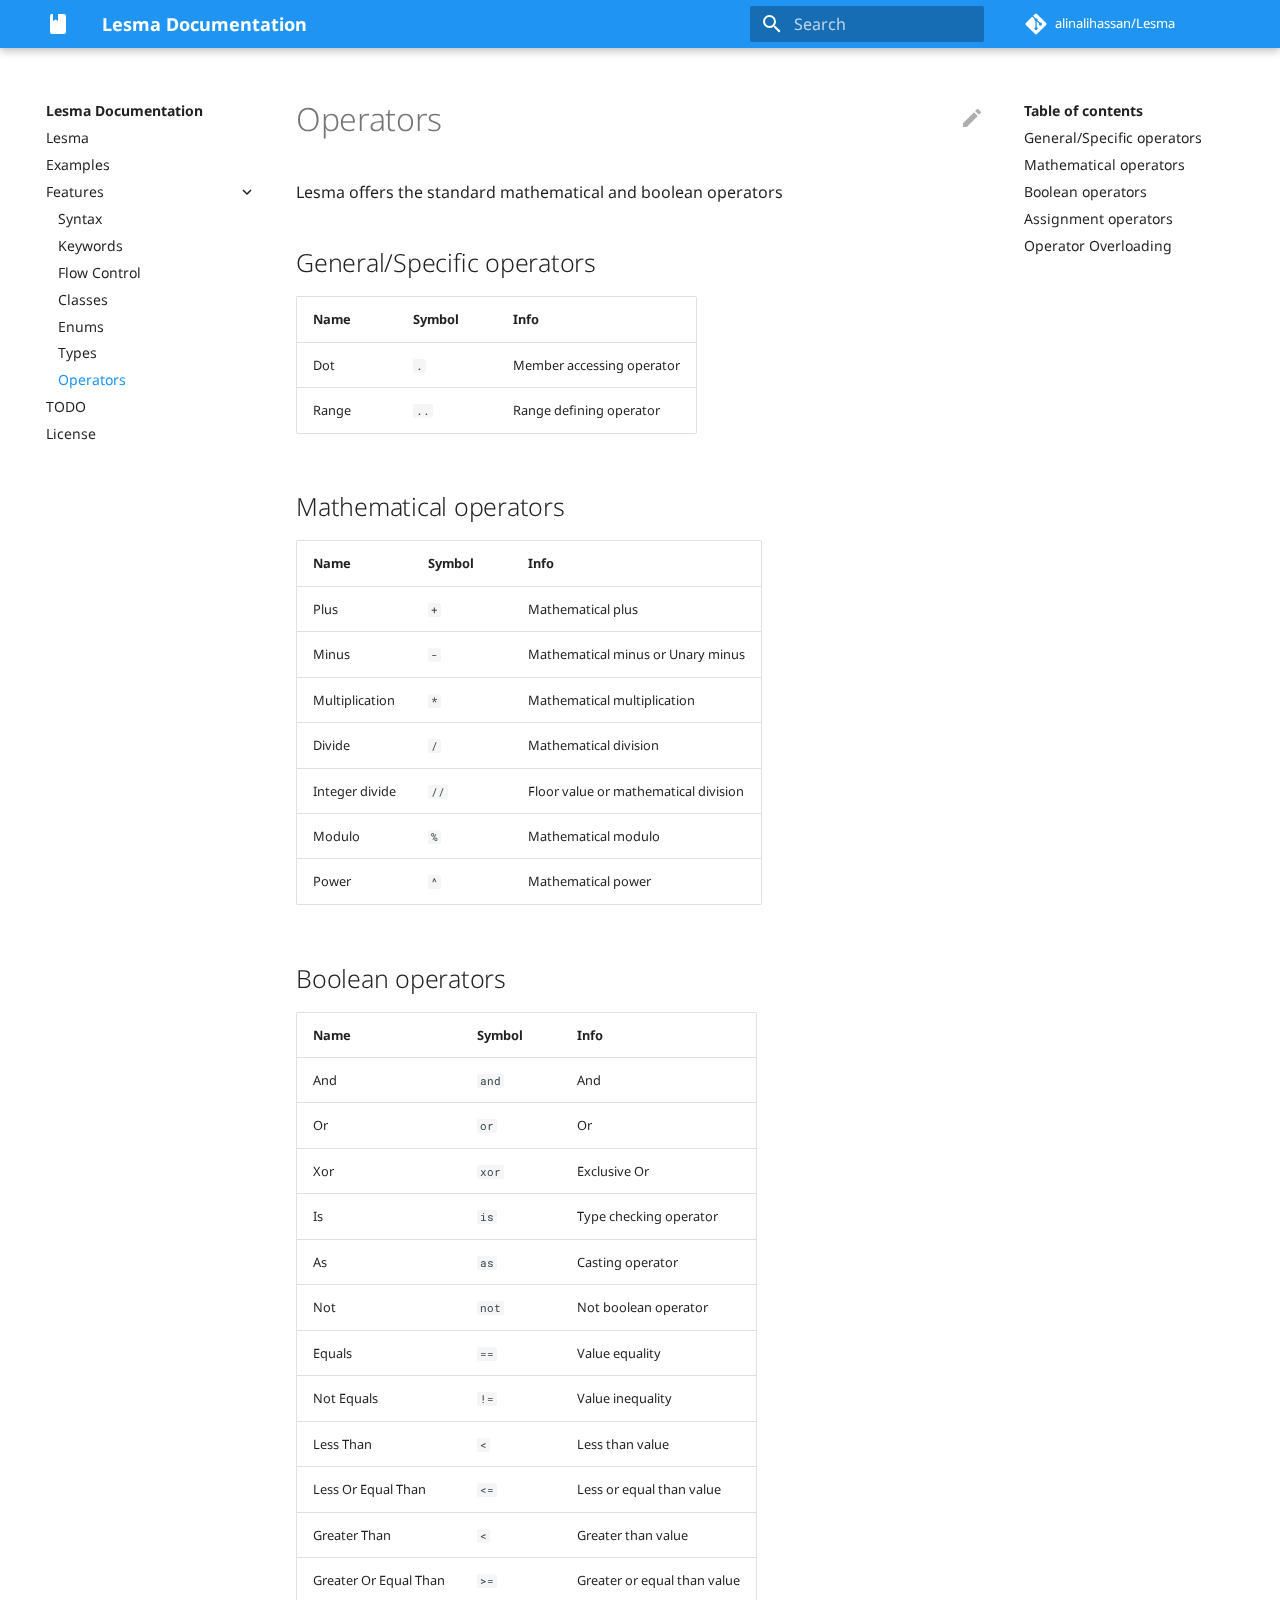
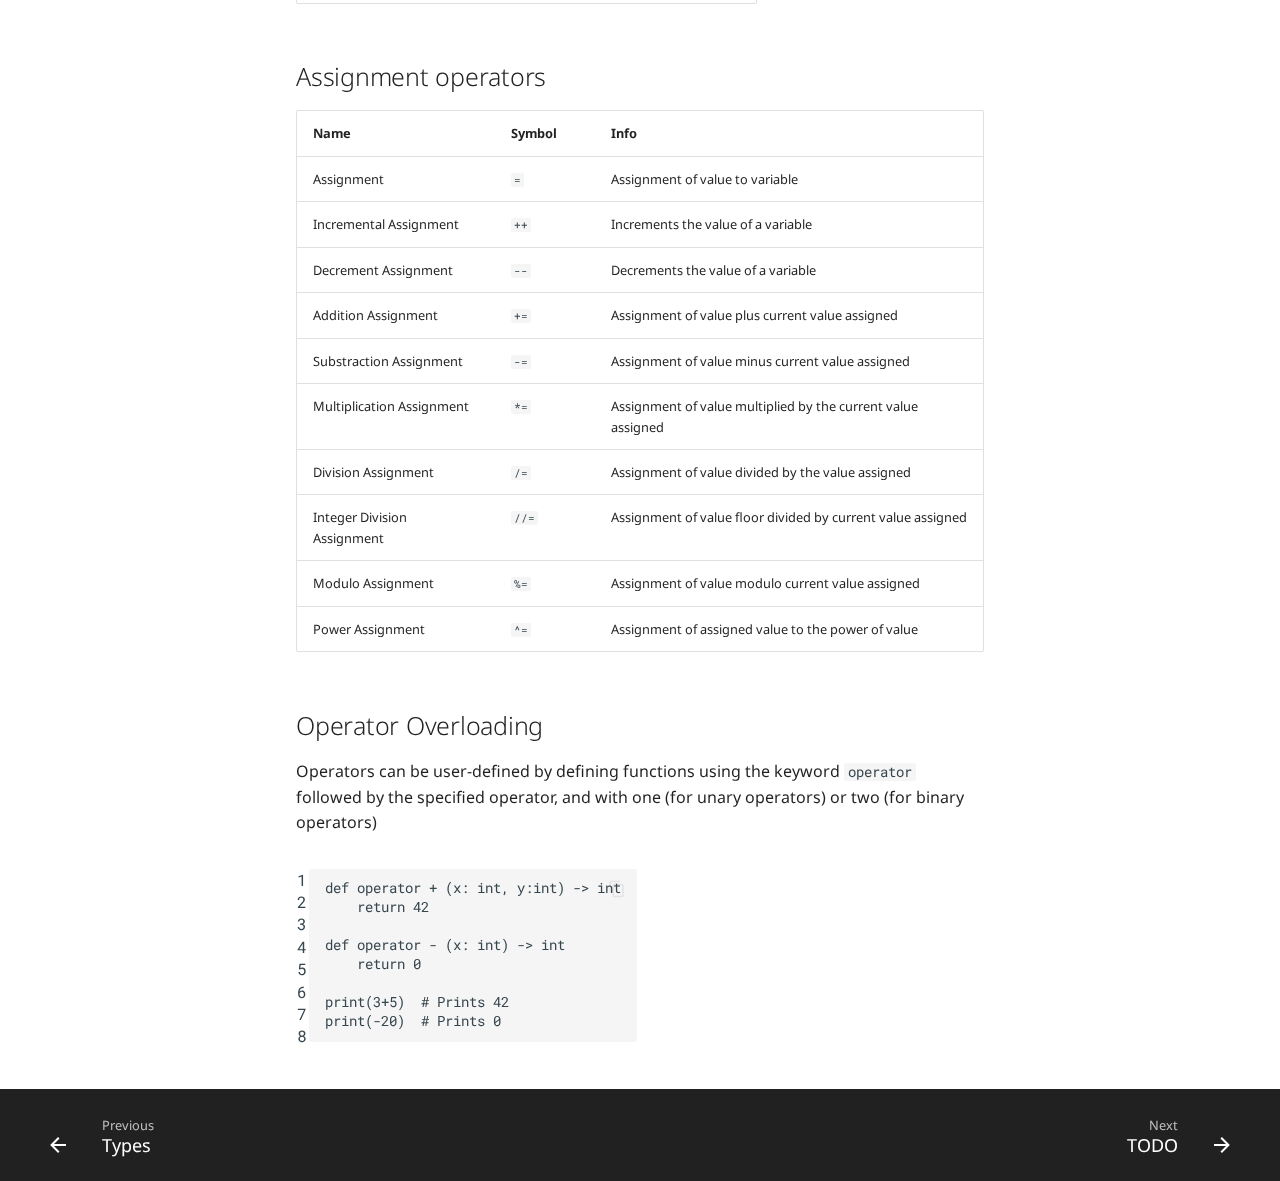
<file: features/operators/index.html>
<!doctype html>
<html lang="en" class="no-js">
  <head>
    
      <meta charset="utf-8">
      <meta name="viewport" content="width=device-width,initial-scale=1">
      
        <meta name="description" content="Lesma Documentation">
      
      
        <meta name="author" content="Alin Ali Hassan">
      
      
        <link rel="canonical" href="https://alinalihassan.github.io/Lesma/features/operators/">
      
      <link rel="icon" href="../../assets/images/favicon.png">
      <meta name="generator" content="mkdocs-1.2.3, mkdocs-material-8.2.3">
    
    
      
        <title>Operators - Lesma Documentation</title>
      
    
    
      <link rel="stylesheet" href="../../assets/stylesheets/main.e8d9bf0c.min.css">
      
        
        <link rel="stylesheet" href="../../assets/stylesheets/palette.e6a45f82.min.css">
        
          
          
          <meta name="theme-color" content="#2094f3">
        
      
    
    
    
      
        
        <link rel="preconnect" href="https://fonts.gstatic.com" crossorigin>
        <link rel="stylesheet" href="https://fonts.googleapis.com/css?family=Noto+Sans:300,300i,400,400i,700,700i%7CRoboto+Mono:400,400i,700,700i&display=fallback">
        <style>:root{--md-text-font:"Noto Sans";--md-code-font:"Roboto Mono"}</style>
      
    
    
      <link rel="stylesheet" href="../../css/extra.css">
    
    <script>__md_scope=new URL("../..",location),__md_get=(e,_=localStorage,t=__md_scope)=>JSON.parse(_.getItem(t.pathname+"."+e)),__md_set=(e,_,t=localStorage,a=__md_scope)=>{try{t.setItem(a.pathname+"."+e,JSON.stringify(_))}catch(e){}}</script>
    
      

    
    
  </head>
  
  
    
    
    
    
    
    <body dir="ltr" data-md-color-scheme="" data-md-color-primary="blue" data-md-color-accent="blue">
  
    
    
    <input class="md-toggle" data-md-toggle="drawer" type="checkbox" id="__drawer" autocomplete="off">
    <input class="md-toggle" data-md-toggle="search" type="checkbox" id="__search" autocomplete="off">
    <label class="md-overlay" for="__drawer"></label>
    <div data-md-component="skip">
      
        
        <a href="#generalspecific-operators" class="md-skip">
          Skip to content
        </a>
      
    </div>
    <div data-md-component="announce">
      
    </div>
    
    
      

<header class="md-header" data-md-component="header">
  <nav class="md-header__inner md-grid" aria-label="Header">
    <a href="../.." title="Lesma Documentation" class="md-header__button md-logo" aria-label="Lesma Documentation" data-md-component="logo">
      
  
  <svg xmlns="http://www.w3.org/2000/svg" viewBox="0 0 24 24"><path d="M18 22a2 2 0 0 0 2-2V4a2 2 0 0 0-2-2h-6v7L9.5 7.5 7 9V2H6a2 2 0 0 0-2 2v16a2 2 0 0 0 2 2h12z"/></svg>

    </a>
    <label class="md-header__button md-icon" for="__drawer">
      <svg xmlns="http://www.w3.org/2000/svg" viewBox="0 0 24 24"><path d="M3 6h18v2H3V6m0 5h18v2H3v-2m0 5h18v2H3v-2z"/></svg>
    </label>
    <div class="md-header__title" data-md-component="header-title">
      <div class="md-header__ellipsis">
        <div class="md-header__topic">
          <span class="md-ellipsis">
            Lesma Documentation
          </span>
        </div>
        <div class="md-header__topic" data-md-component="header-topic">
          <span class="md-ellipsis">
            
              Operators
            
          </span>
        </div>
      </div>
    </div>
    
    
    
      <label class="md-header__button md-icon" for="__search">
        <svg xmlns="http://www.w3.org/2000/svg" viewBox="0 0 24 24"><path d="M9.5 3A6.5 6.5 0 0 1 16 9.5c0 1.61-.59 3.09-1.56 4.23l.27.27h.79l5 5-1.5 1.5-5-5v-.79l-.27-.27A6.516 6.516 0 0 1 9.5 16 6.5 6.5 0 0 1 3 9.5 6.5 6.5 0 0 1 9.5 3m0 2C7 5 5 7 5 9.5S7 14 9.5 14 14 12 14 9.5 12 5 9.5 5z"/></svg>
      </label>
      <div class="md-search" data-md-component="search" role="dialog">
  <label class="md-search__overlay" for="__search"></label>
  <div class="md-search__inner" role="search">
    <form class="md-search__form" name="search">
      <input type="text" class="md-search__input" name="query" aria-label="Search" placeholder="Search" autocapitalize="off" autocorrect="off" autocomplete="off" spellcheck="false" data-md-component="search-query" required>
      <label class="md-search__icon md-icon" for="__search">
        <svg xmlns="http://www.w3.org/2000/svg" viewBox="0 0 24 24"><path d="M9.5 3A6.5 6.5 0 0 1 16 9.5c0 1.61-.59 3.09-1.56 4.23l.27.27h.79l5 5-1.5 1.5-5-5v-.79l-.27-.27A6.516 6.516 0 0 1 9.5 16 6.5 6.5 0 0 1 3 9.5 6.5 6.5 0 0 1 9.5 3m0 2C7 5 5 7 5 9.5S7 14 9.5 14 14 12 14 9.5 12 5 9.5 5z"/></svg>
        <svg xmlns="http://www.w3.org/2000/svg" viewBox="0 0 24 24"><path d="M20 11v2H8l5.5 5.5-1.42 1.42L4.16 12l7.92-7.92L13.5 5.5 8 11h12z"/></svg>
      </label>
      <nav class="md-search__options" aria-label="Search">
        
        <button type="reset" class="md-search__icon md-icon" aria-label="Clear" tabindex="-1">
          <svg xmlns="http://www.w3.org/2000/svg" viewBox="0 0 24 24"><path d="M19 6.41 17.59 5 12 10.59 6.41 5 5 6.41 10.59 12 5 17.59 6.41 19 12 13.41 17.59 19 19 17.59 13.41 12 19 6.41z"/></svg>
        </button>
      </nav>
      
    </form>
    <div class="md-search__output">
      <div class="md-search__scrollwrap" data-md-scrollfix>
        <div class="md-search-result" data-md-component="search-result">
          <div class="md-search-result__meta">
            Initializing search
          </div>
          <ol class="md-search-result__list"></ol>
        </div>
      </div>
    </div>
  </div>
</div>
    
    
      <div class="md-header__source">
        <a href="https://github.com/alinalihassan/Lesma/" title="Go to repository" class="md-source" data-md-component="source">
  <div class="md-source__icon md-icon">
    
    <svg xmlns="http://www.w3.org/2000/svg" viewBox="0 0 448 512"><!--! Font Awesome Free 6.0.0 by @fontawesome - https://fontawesome.com License - https://fontawesome.com/license/free (Icons: CC BY 4.0, Fonts: SIL OFL 1.1, Code: MIT License) Copyright 2022 Fonticons, Inc.--><path d="M439.55 236.05 244 40.45a28.87 28.87 0 0 0-40.81 0l-40.66 40.63 51.52 51.52c27.06-9.14 52.68 16.77 43.39 43.68l49.66 49.66c34.23-11.8 61.18 31 35.47 56.69-26.49 26.49-70.21-2.87-56-37.34L240.22 199v121.85c25.3 12.54 22.26 41.85 9.08 55a34.34 34.34 0 0 1-48.55 0c-17.57-17.6-11.07-46.91 11.25-56v-123c-20.8-8.51-24.6-30.74-18.64-45L142.57 101 8.45 235.14a28.86 28.86 0 0 0 0 40.81l195.61 195.6a28.86 28.86 0 0 0 40.8 0l194.69-194.69a28.86 28.86 0 0 0 0-40.81z"/></svg>
  </div>
  <div class="md-source__repository">
    alinalihassan/Lesma
  </div>
</a>
      </div>
    
  </nav>
  
</header>
    
    <div class="md-container" data-md-component="container">
      
      
        
          
        
      
      <main class="md-main" data-md-component="main">
        <div class="md-main__inner md-grid">
          
            
              
              <div class="md-sidebar md-sidebar--primary" data-md-component="sidebar" data-md-type="navigation" >
                <div class="md-sidebar__scrollwrap">
                  <div class="md-sidebar__inner">
                    


<nav class="md-nav md-nav--primary" aria-label="Navigation" data-md-level="0">
  <label class="md-nav__title" for="__drawer">
    <a href="../.." title="Lesma Documentation" class="md-nav__button md-logo" aria-label="Lesma Documentation" data-md-component="logo">
      
  
  <svg xmlns="http://www.w3.org/2000/svg" viewBox="0 0 24 24"><path d="M18 22a2 2 0 0 0 2-2V4a2 2 0 0 0-2-2h-6v7L9.5 7.5 7 9V2H6a2 2 0 0 0-2 2v16a2 2 0 0 0 2 2h12z"/></svg>

    </a>
    Lesma Documentation
  </label>
  
    <div class="md-nav__source">
      <a href="https://github.com/alinalihassan/Lesma/" title="Go to repository" class="md-source" data-md-component="source">
  <div class="md-source__icon md-icon">
    
    <svg xmlns="http://www.w3.org/2000/svg" viewBox="0 0 448 512"><!--! Font Awesome Free 6.0.0 by @fontawesome - https://fontawesome.com License - https://fontawesome.com/license/free (Icons: CC BY 4.0, Fonts: SIL OFL 1.1, Code: MIT License) Copyright 2022 Fonticons, Inc.--><path d="M439.55 236.05 244 40.45a28.87 28.87 0 0 0-40.81 0l-40.66 40.63 51.52 51.52c27.06-9.14 52.68 16.77 43.39 43.68l49.66 49.66c34.23-11.8 61.18 31 35.47 56.69-26.49 26.49-70.21-2.87-56-37.34L240.22 199v121.85c25.3 12.54 22.26 41.85 9.08 55a34.34 34.34 0 0 1-48.55 0c-17.57-17.6-11.07-46.91 11.25-56v-123c-20.8-8.51-24.6-30.74-18.64-45L142.57 101 8.45 235.14a28.86 28.86 0 0 0 0 40.81l195.61 195.6a28.86 28.86 0 0 0 40.8 0l194.69-194.69a28.86 28.86 0 0 0 0-40.81z"/></svg>
  </div>
  <div class="md-source__repository">
    alinalihassan/Lesma
  </div>
</a>
    </div>
  
  <ul class="md-nav__list" data-md-scrollfix>
    
      
      
      

  
  
  
    <li class="md-nav__item">
      <a href="../.." class="md-nav__link">
        Lesma
      </a>
    </li>
  

    
      
      
      

  
  
  
    <li class="md-nav__item">
      <a href="../../examples/" class="md-nav__link">
        Examples
      </a>
    </li>
  

    
      
      
      

  
  
    
  
  
    
    <li class="md-nav__item md-nav__item--active md-nav__item--nested">
      
      
        <input class="md-nav__toggle md-toggle" data-md-toggle="__nav_3" type="checkbox" id="__nav_3" checked>
      
      
      
      
        <label class="md-nav__link" for="__nav_3">
          Features
          <span class="md-nav__icon md-icon"></span>
        </label>
      
      <nav class="md-nav" aria-label="Features" data-md-level="1">
        <label class="md-nav__title" for="__nav_3">
          <span class="md-nav__icon md-icon"></span>
          Features
        </label>
        <ul class="md-nav__list" data-md-scrollfix>
          
            
              
  
  
  
    <li class="md-nav__item">
      <a href="../syntax/" class="md-nav__link">
        Syntax
      </a>
    </li>
  

            
          
            
              
  
  
  
    <li class="md-nav__item">
      <a href="../keywords/" class="md-nav__link">
        Keywords
      </a>
    </li>
  

            
          
            
              
  
  
  
    <li class="md-nav__item">
      <a href="../flow_control/" class="md-nav__link">
        Flow Control
      </a>
    </li>
  

            
          
            
              
  
  
  
    <li class="md-nav__item">
      <a href="../classes/" class="md-nav__link">
        Classes
      </a>
    </li>
  

            
          
            
              
  
  
  
    <li class="md-nav__item">
      <a href="../enums/" class="md-nav__link">
        Enums
      </a>
    </li>
  

            
          
            
              
  
  
  
    <li class="md-nav__item">
      <a href="../types/" class="md-nav__link">
        Types
      </a>
    </li>
  

            
          
            
              
  
  
    
  
  
    <li class="md-nav__item md-nav__item--active">
      
      <input class="md-nav__toggle md-toggle" data-md-toggle="toc" type="checkbox" id="__toc">
      
      
      
        <label class="md-nav__link md-nav__link--active" for="__toc">
          Operators
          <span class="md-nav__icon md-icon"></span>
        </label>
      
      <a href="./" class="md-nav__link md-nav__link--active">
        Operators
      </a>
      
        

<nav class="md-nav md-nav--secondary" aria-label="Table of contents">
  
  
  
  
    <label class="md-nav__title" for="__toc">
      <span class="md-nav__icon md-icon"></span>
      Table of contents
    </label>
    <ul class="md-nav__list" data-md-component="toc" data-md-scrollfix>
      
        <li class="md-nav__item">
  <a href="#generalspecific-operators" class="md-nav__link">
    General/Specific operators
  </a>
  
</li>
      
        <li class="md-nav__item">
  <a href="#mathematical-operators" class="md-nav__link">
    Mathematical operators
  </a>
  
</li>
      
        <li class="md-nav__item">
  <a href="#boolean-operators" class="md-nav__link">
    Boolean operators
  </a>
  
</li>
      
        <li class="md-nav__item">
  <a href="#assignment-operators" class="md-nav__link">
    Assignment operators
  </a>
  
</li>
      
        <li class="md-nav__item">
  <a href="#operator-overloading" class="md-nav__link">
    Operator Overloading
  </a>
  
</li>
      
    </ul>
  
</nav>
      
    </li>
  

            
          
        </ul>
      </nav>
    </li>
  

    
      
      
      

  
  
  
    <li class="md-nav__item">
      <a href="../../TODO/" class="md-nav__link">
        TODO
      </a>
    </li>
  

    
      
      
      

  
  
  
    <li class="md-nav__item">
      <a href="../../license/" class="md-nav__link">
        License
      </a>
    </li>
  

    
  </ul>
</nav>
                  </div>
                </div>
              </div>
            
            
              
              <div class="md-sidebar md-sidebar--secondary" data-md-component="sidebar" data-md-type="toc" >
                <div class="md-sidebar__scrollwrap">
                  <div class="md-sidebar__inner">
                    

<nav class="md-nav md-nav--secondary" aria-label="Table of contents">
  
  
  
  
    <label class="md-nav__title" for="__toc">
      <span class="md-nav__icon md-icon"></span>
      Table of contents
    </label>
    <ul class="md-nav__list" data-md-component="toc" data-md-scrollfix>
      
        <li class="md-nav__item">
  <a href="#generalspecific-operators" class="md-nav__link">
    General/Specific operators
  </a>
  
</li>
      
        <li class="md-nav__item">
  <a href="#mathematical-operators" class="md-nav__link">
    Mathematical operators
  </a>
  
</li>
      
        <li class="md-nav__item">
  <a href="#boolean-operators" class="md-nav__link">
    Boolean operators
  </a>
  
</li>
      
        <li class="md-nav__item">
  <a href="#assignment-operators" class="md-nav__link">
    Assignment operators
  </a>
  
</li>
      
        <li class="md-nav__item">
  <a href="#operator-overloading" class="md-nav__link">
    Operator Overloading
  </a>
  
</li>
      
    </ul>
  
</nav>
                  </div>
                </div>
              </div>
            
          
          <div class="md-content" data-md-component="content">
            <article class="md-content__inner md-typeset">
              
                
<a href="https://github.com/alinalihassan/Lesma/edit/master/docs/features/operators.md" title="Edit this page" class="md-content__button md-icon">
  <svg xmlns="http://www.w3.org/2000/svg" viewBox="0 0 24 24"><path d="M20.71 7.04c.39-.39.39-1.04 0-1.41l-2.34-2.34c-.37-.39-1.02-.39-1.41 0l-1.84 1.83 3.75 3.75M3 17.25V21h3.75L17.81 9.93l-3.75-3.75L3 17.25z"/></svg>
</a>



  <h1>Operators</h1>

<p>Lesma offers the standard mathematical and boolean operators</p>
<h2 id="generalspecific-operators">General/Specific operators</h2>
<table>
<thead>
<tr>
<th>Name</th>
<th>Symbol</th>
<th>Info</th>
</tr>
</thead>
<tbody>
<tr>
<td>Dot</td>
<td><code>.</code></td>
<td>Member accessing operator</td>
</tr>
<tr>
<td>Range</td>
<td><code>..</code></td>
<td>Range defining operator</td>
</tr>
</tbody>
</table>
<h2 id="mathematical-operators">Mathematical operators</h2>
<table>
<thead>
<tr>
<th>Name</th>
<th>Symbol</th>
<th>Info</th>
</tr>
</thead>
<tbody>
<tr>
<td>Plus</td>
<td><code>+</code></td>
<td>Mathematical plus</td>
</tr>
<tr>
<td>Minus</td>
<td><code>-</code></td>
<td>Mathematical minus or Unary minus</td>
</tr>
<tr>
<td>Multiplication</td>
<td><code>*</code></td>
<td>Mathematical multiplication</td>
</tr>
<tr>
<td>Divide</td>
<td><code>/</code></td>
<td>Mathematical division</td>
</tr>
<tr>
<td>Integer divide</td>
<td><code>//</code></td>
<td>Floor value or mathematical division</td>
</tr>
<tr>
<td>Modulo</td>
<td><code>%</code></td>
<td>Mathematical modulo</td>
</tr>
<tr>
<td>Power</td>
<td><code>^</code></td>
<td>Mathematical power</td>
</tr>
</tbody>
</table>
<h2 id="boolean-operators">Boolean operators</h2>
<table>
<thead>
<tr>
<th>Name</th>
<th>Symbol</th>
<th>Info</th>
</tr>
</thead>
<tbody>
<tr>
<td>And</td>
<td><code>and</code></td>
<td>And</td>
</tr>
<tr>
<td>Or</td>
<td><code>or</code></td>
<td>Or</td>
</tr>
<tr>
<td>Xor</td>
<td><code>xor</code></td>
<td>Exclusive Or</td>
</tr>
<tr>
<td>Is</td>
<td><code>is</code></td>
<td>Type checking operator</td>
</tr>
<tr>
<td>As</td>
<td><code>as</code></td>
<td>Casting operator</td>
</tr>
<tr>
<td>Not</td>
<td><code>not</code></td>
<td>Not boolean operator</td>
</tr>
<tr>
<td>Equals</td>
<td><code>==</code></td>
<td>Value equality</td>
</tr>
<tr>
<td>Not Equals</td>
<td><code>!=</code></td>
<td>Value inequality</td>
</tr>
<tr>
<td>Less Than</td>
<td><code>&lt;</code></td>
<td>Less than value</td>
</tr>
<tr>
<td>Less Or Equal Than</td>
<td><code>&lt;=</code></td>
<td>Less or equal than value</td>
</tr>
<tr>
<td>Greater Than</td>
<td><code>&lt;</code></td>
<td>Greater than value</td>
</tr>
<tr>
<td>Greater Or Equal Than</td>
<td><code>&gt;=</code></td>
<td>Greater or equal than value</td>
</tr>
</tbody>
</table>
<h2 id="assignment-operators">Assignment operators</h2>
<table>
<thead>
<tr>
<th>Name</th>
<th>Symbol</th>
<th>Info</th>
</tr>
</thead>
<tbody>
<tr>
<td>Assignment</td>
<td><code>=</code></td>
<td>Assignment of value to variable</td>
</tr>
<tr>
<td>Incremental Assignment</td>
<td><code>++</code></td>
<td>Increments the value of a variable</td>
</tr>
<tr>
<td>Decrement Assignment</td>
<td><code>--</code></td>
<td>Decrements the value of a variable</td>
</tr>
<tr>
<td>Addition Assignment</td>
<td><code>+=</code></td>
<td>Assignment of value plus current value assigned</td>
</tr>
<tr>
<td>Substraction Assignment</td>
<td><code>-=</code></td>
<td>Assignment of value minus current value assigned</td>
</tr>
<tr>
<td>Multiplication Assignment</td>
<td><code>*=</code></td>
<td>Assignment of value multiplied by the current value assigned</td>
</tr>
<tr>
<td>Division Assignment</td>
<td><code>/=</code></td>
<td>Assignment of value divided by the value assigned</td>
</tr>
<tr>
<td>Integer Division Assignment</td>
<td><code>//=</code></td>
<td>Assignment of value floor divided by current value assigned</td>
</tr>
<tr>
<td>Modulo Assignment</td>
<td><code>%=</code></td>
<td>Assignment of value modulo current value assigned</td>
</tr>
<tr>
<td>Power Assignment</td>
<td><code>^=</code></td>
<td>Assignment of assigned value to the power of value</td>
</tr>
</tbody>
</table>
<h2 id="operator-overloading">Operator Overloading</h2>
<p>Operators can be user-defined by defining functions using the keyword <code>operator</code> followed by the specified operator, and with one (for unary operators) or two (for binary operators)</p>
<table class="codehilitetable"><tr><td class="linenos"><div class="linenodiv"><pre><span class="normal">1</span>
<span class="normal">2</span>
<span class="normal">3</span>
<span class="normal">4</span>
<span class="normal">5</span>
<span class="normal">6</span>
<span class="normal">7</span>
<span class="normal">8</span></pre></div></td><td class="code"><div class="codehilite"><pre><span></span><code><span class="k">def</span> <span class="nf">operator</span> <span class="o">+</span> <span class="p">(</span><span class="n">x</span><span class="p">:</span> <span class="nb">int</span><span class="p">,</span> <span class="n">y</span><span class="p">:</span><span class="nb">int</span><span class="p">)</span> <span class="o">-&gt;</span> <span class="nb">int</span>
    <span class="k">return</span> <span class="mi">42</span>

<span class="k">def</span> <span class="nf">operator</span> <span class="o">-</span> <span class="p">(</span><span class="n">x</span><span class="p">:</span> <span class="nb">int</span><span class="p">)</span> <span class="o">-&gt;</span> <span class="nb">int</span>
    <span class="k">return</span> <span class="mi">0</span>

<span class="nb">print</span><span class="p">(</span><span class="mi">3</span><span class="o">+</span><span class="mi">5</span><span class="p">)</span>  <span class="c1"># Prints 42</span>
<span class="nb">print</span><span class="p">(</span><span class="o">-</span><span class="mi">20</span><span class="p">)</span>  <span class="c1"># Prints 0</span>
</code></pre></div>
</td></tr></table>

              
            </article>
          </div>
        </div>
        
      </main>
      
        <footer class="md-footer">
  
    <nav class="md-footer__inner md-grid" aria-label="Footer">
      
        
        <a href="../types/" class="md-footer__link md-footer__link--prev" aria-label="Previous: Types" rel="prev">
          <div class="md-footer__button md-icon">
            <svg xmlns="http://www.w3.org/2000/svg" viewBox="0 0 24 24"><path d="M20 11v2H8l5.5 5.5-1.42 1.42L4.16 12l7.92-7.92L13.5 5.5 8 11h12z"/></svg>
          </div>
          <div class="md-footer__title">
            <div class="md-ellipsis">
              <span class="md-footer__direction">
                Previous
              </span>
              Types
            </div>
          </div>
        </a>
      
      
        
        <a href="../../TODO/" class="md-footer__link md-footer__link--next" aria-label="Next: TODO" rel="next">
          <div class="md-footer__title">
            <div class="md-ellipsis">
              <span class="md-footer__direction">
                Next
              </span>
              TODO
            </div>
          </div>
          <div class="md-footer__button md-icon">
            <svg xmlns="http://www.w3.org/2000/svg" viewBox="0 0 24 24"><path d="M4 11v2h12l-5.5 5.5 1.42 1.42L19.84 12l-7.92-7.92L10.5 5.5 16 11H4z"/></svg>
          </div>
        </a>
      
    </nav>
  
  <div class="md-footer-meta md-typeset">
    <div class="md-footer-meta__inner md-grid">
      <div class="md-copyright">
  
    <div class="md-copyright__highlight">
      Copyright &copy; 2022 Alin Ali Hassan
    </div>
  
  
    Made with
    <a href="https://squidfunk.github.io/mkdocs-material/" target="_blank" rel="noopener">
      Material for MkDocs
    </a>
  
</div>
      
    </div>
  </div>
</footer>
      
    </div>
    <div class="md-dialog" data-md-component="dialog">
      <div class="md-dialog__inner md-typeset"></div>
    </div>
    <script id="__config" type="application/json">{"base": "../..", "features": ["instant"], "translations": {"clipboard.copy": "Copy to clipboard", "clipboard.copied": "Copied to clipboard", "search.config.lang": "en", "search.config.pipeline": "trimmer, stopWordFilter", "search.config.separator": "[\\s\\-]+", "search.placeholder": "Search", "search.result.placeholder": "Type to start searching", "search.result.none": "No matching documents", "search.result.one": "1 matching document", "search.result.other": "# matching documents", "search.result.more.one": "1 more on this page", "search.result.more.other": "# more on this page", "search.result.term.missing": "Missing", "select.version.title": "Select version"}, "search": "../../assets/javascripts/workers/search.bd0b6b67.min.js"}</script>
    
    
      <script src="../../assets/javascripts/bundle.b88e97c5.min.js"></script>
      
    
  </body>
</html>
</file>
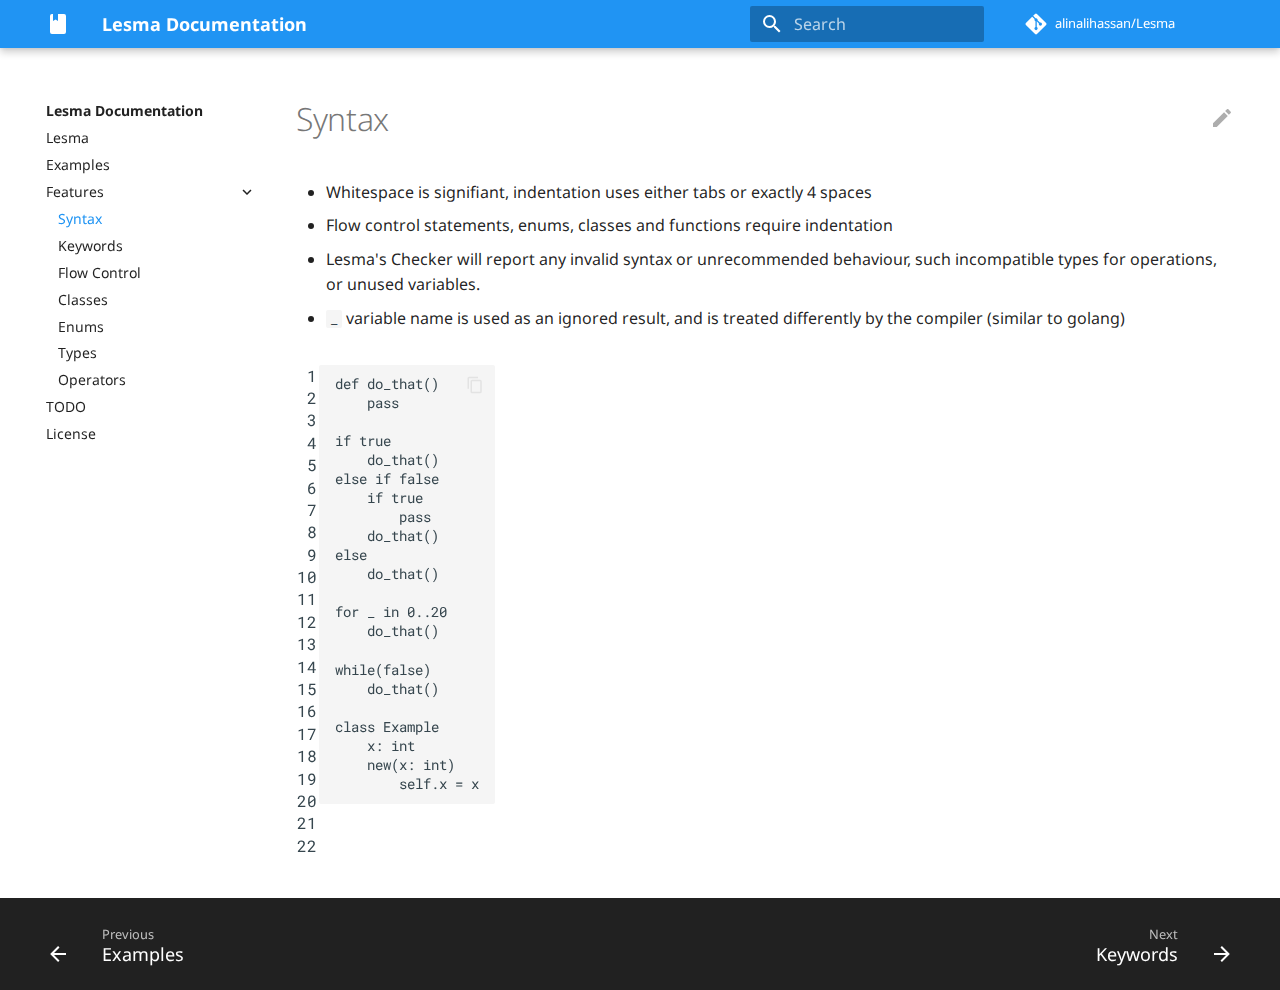
<file: features/syntax/index.html>
<!doctype html>
<html lang="en" class="no-js">
  <head>
    
      <meta charset="utf-8">
      <meta name="viewport" content="width=device-width,initial-scale=1">
      
        <meta name="description" content="Lesma Documentation">
      
      
        <meta name="author" content="Alin Ali Hassan">
      
      
        <link rel="canonical" href="https://alinalihassan.github.io/Lesma/features/syntax/">
      
      <link rel="icon" href="../../assets/images/favicon.png">
      <meta name="generator" content="mkdocs-1.2.3, mkdocs-material-8.2.3">
    
    
      
        <title>Syntax - Lesma Documentation</title>
      
    
    
      <link rel="stylesheet" href="../../assets/stylesheets/main.e8d9bf0c.min.css">
      
        
        <link rel="stylesheet" href="../../assets/stylesheets/palette.e6a45f82.min.css">
        
          
          
          <meta name="theme-color" content="#2094f3">
        
      
    
    
    
      
        
        <link rel="preconnect" href="https://fonts.gstatic.com" crossorigin>
        <link rel="stylesheet" href="https://fonts.googleapis.com/css?family=Noto+Sans:300,300i,400,400i,700,700i%7CRoboto+Mono:400,400i,700,700i&display=fallback">
        <style>:root{--md-text-font:"Noto Sans";--md-code-font:"Roboto Mono"}</style>
      
    
    
      <link rel="stylesheet" href="../../css/extra.css">
    
    <script>__md_scope=new URL("../..",location),__md_get=(e,_=localStorage,t=__md_scope)=>JSON.parse(_.getItem(t.pathname+"."+e)),__md_set=(e,_,t=localStorage,a=__md_scope)=>{try{t.setItem(a.pathname+"."+e,JSON.stringify(_))}catch(e){}}</script>
    
      

    
    
  </head>
  
  
    
    
    
    
    
    <body dir="ltr" data-md-color-scheme="" data-md-color-primary="blue" data-md-color-accent="blue">
  
    
    
    <input class="md-toggle" data-md-toggle="drawer" type="checkbox" id="__drawer" autocomplete="off">
    <input class="md-toggle" data-md-toggle="search" type="checkbox" id="__search" autocomplete="off">
    <label class="md-overlay" for="__drawer"></label>
    <div data-md-component="skip">
      
    </div>
    <div data-md-component="announce">
      
    </div>
    
    
      

<header class="md-header" data-md-component="header">
  <nav class="md-header__inner md-grid" aria-label="Header">
    <a href="../.." title="Lesma Documentation" class="md-header__button md-logo" aria-label="Lesma Documentation" data-md-component="logo">
      
  
  <svg xmlns="http://www.w3.org/2000/svg" viewBox="0 0 24 24"><path d="M18 22a2 2 0 0 0 2-2V4a2 2 0 0 0-2-2h-6v7L9.5 7.5 7 9V2H6a2 2 0 0 0-2 2v16a2 2 0 0 0 2 2h12z"/></svg>

    </a>
    <label class="md-header__button md-icon" for="__drawer">
      <svg xmlns="http://www.w3.org/2000/svg" viewBox="0 0 24 24"><path d="M3 6h18v2H3V6m0 5h18v2H3v-2m0 5h18v2H3v-2z"/></svg>
    </label>
    <div class="md-header__title" data-md-component="header-title">
      <div class="md-header__ellipsis">
        <div class="md-header__topic">
          <span class="md-ellipsis">
            Lesma Documentation
          </span>
        </div>
        <div class="md-header__topic" data-md-component="header-topic">
          <span class="md-ellipsis">
            
              Syntax
            
          </span>
        </div>
      </div>
    </div>
    
    
    
      <label class="md-header__button md-icon" for="__search">
        <svg xmlns="http://www.w3.org/2000/svg" viewBox="0 0 24 24"><path d="M9.5 3A6.5 6.5 0 0 1 16 9.5c0 1.61-.59 3.09-1.56 4.23l.27.27h.79l5 5-1.5 1.5-5-5v-.79l-.27-.27A6.516 6.516 0 0 1 9.5 16 6.5 6.5 0 0 1 3 9.5 6.5 6.5 0 0 1 9.5 3m0 2C7 5 5 7 5 9.5S7 14 9.5 14 14 12 14 9.5 12 5 9.5 5z"/></svg>
      </label>
      <div class="md-search" data-md-component="search" role="dialog">
  <label class="md-search__overlay" for="__search"></label>
  <div class="md-search__inner" role="search">
    <form class="md-search__form" name="search">
      <input type="text" class="md-search__input" name="query" aria-label="Search" placeholder="Search" autocapitalize="off" autocorrect="off" autocomplete="off" spellcheck="false" data-md-component="search-query" required>
      <label class="md-search__icon md-icon" for="__search">
        <svg xmlns="http://www.w3.org/2000/svg" viewBox="0 0 24 24"><path d="M9.5 3A6.5 6.5 0 0 1 16 9.5c0 1.61-.59 3.09-1.56 4.23l.27.27h.79l5 5-1.5 1.5-5-5v-.79l-.27-.27A6.516 6.516 0 0 1 9.5 16 6.5 6.5 0 0 1 3 9.5 6.5 6.5 0 0 1 9.5 3m0 2C7 5 5 7 5 9.5S7 14 9.5 14 14 12 14 9.5 12 5 9.5 5z"/></svg>
        <svg xmlns="http://www.w3.org/2000/svg" viewBox="0 0 24 24"><path d="M20 11v2H8l5.5 5.5-1.42 1.42L4.16 12l7.92-7.92L13.5 5.5 8 11h12z"/></svg>
      </label>
      <nav class="md-search__options" aria-label="Search">
        
        <button type="reset" class="md-search__icon md-icon" aria-label="Clear" tabindex="-1">
          <svg xmlns="http://www.w3.org/2000/svg" viewBox="0 0 24 24"><path d="M19 6.41 17.59 5 12 10.59 6.41 5 5 6.41 10.59 12 5 17.59 6.41 19 12 13.41 17.59 19 19 17.59 13.41 12 19 6.41z"/></svg>
        </button>
      </nav>
      
    </form>
    <div class="md-search__output">
      <div class="md-search__scrollwrap" data-md-scrollfix>
        <div class="md-search-result" data-md-component="search-result">
          <div class="md-search-result__meta">
            Initializing search
          </div>
          <ol class="md-search-result__list"></ol>
        </div>
      </div>
    </div>
  </div>
</div>
    
    
      <div class="md-header__source">
        <a href="https://github.com/alinalihassan/Lesma/" title="Go to repository" class="md-source" data-md-component="source">
  <div class="md-source__icon md-icon">
    
    <svg xmlns="http://www.w3.org/2000/svg" viewBox="0 0 448 512"><!--! Font Awesome Free 6.0.0 by @fontawesome - https://fontawesome.com License - https://fontawesome.com/license/free (Icons: CC BY 4.0, Fonts: SIL OFL 1.1, Code: MIT License) Copyright 2022 Fonticons, Inc.--><path d="M439.55 236.05 244 40.45a28.87 28.87 0 0 0-40.81 0l-40.66 40.63 51.52 51.52c27.06-9.14 52.68 16.77 43.39 43.68l49.66 49.66c34.23-11.8 61.18 31 35.47 56.69-26.49 26.49-70.21-2.87-56-37.34L240.22 199v121.85c25.3 12.54 22.26 41.85 9.08 55a34.34 34.34 0 0 1-48.55 0c-17.57-17.6-11.07-46.91 11.25-56v-123c-20.8-8.51-24.6-30.74-18.64-45L142.57 101 8.45 235.14a28.86 28.86 0 0 0 0 40.81l195.61 195.6a28.86 28.86 0 0 0 40.8 0l194.69-194.69a28.86 28.86 0 0 0 0-40.81z"/></svg>
  </div>
  <div class="md-source__repository">
    alinalihassan/Lesma
  </div>
</a>
      </div>
    
  </nav>
  
</header>
    
    <div class="md-container" data-md-component="container">
      
      
        
          
        
      
      <main class="md-main" data-md-component="main">
        <div class="md-main__inner md-grid">
          
            
              
              <div class="md-sidebar md-sidebar--primary" data-md-component="sidebar" data-md-type="navigation" >
                <div class="md-sidebar__scrollwrap">
                  <div class="md-sidebar__inner">
                    


<nav class="md-nav md-nav--primary" aria-label="Navigation" data-md-level="0">
  <label class="md-nav__title" for="__drawer">
    <a href="../.." title="Lesma Documentation" class="md-nav__button md-logo" aria-label="Lesma Documentation" data-md-component="logo">
      
  
  <svg xmlns="http://www.w3.org/2000/svg" viewBox="0 0 24 24"><path d="M18 22a2 2 0 0 0 2-2V4a2 2 0 0 0-2-2h-6v7L9.5 7.5 7 9V2H6a2 2 0 0 0-2 2v16a2 2 0 0 0 2 2h12z"/></svg>

    </a>
    Lesma Documentation
  </label>
  
    <div class="md-nav__source">
      <a href="https://github.com/alinalihassan/Lesma/" title="Go to repository" class="md-source" data-md-component="source">
  <div class="md-source__icon md-icon">
    
    <svg xmlns="http://www.w3.org/2000/svg" viewBox="0 0 448 512"><!--! Font Awesome Free 6.0.0 by @fontawesome - https://fontawesome.com License - https://fontawesome.com/license/free (Icons: CC BY 4.0, Fonts: SIL OFL 1.1, Code: MIT License) Copyright 2022 Fonticons, Inc.--><path d="M439.55 236.05 244 40.45a28.87 28.87 0 0 0-40.81 0l-40.66 40.63 51.52 51.52c27.06-9.14 52.68 16.77 43.39 43.68l49.66 49.66c34.23-11.8 61.18 31 35.47 56.69-26.49 26.49-70.21-2.87-56-37.34L240.22 199v121.85c25.3 12.54 22.26 41.85 9.08 55a34.34 34.34 0 0 1-48.55 0c-17.57-17.6-11.07-46.91 11.25-56v-123c-20.8-8.51-24.6-30.74-18.64-45L142.57 101 8.45 235.14a28.86 28.86 0 0 0 0 40.81l195.61 195.6a28.86 28.86 0 0 0 40.8 0l194.69-194.69a28.86 28.86 0 0 0 0-40.81z"/></svg>
  </div>
  <div class="md-source__repository">
    alinalihassan/Lesma
  </div>
</a>
    </div>
  
  <ul class="md-nav__list" data-md-scrollfix>
    
      
      
      

  
  
  
    <li class="md-nav__item">
      <a href="../.." class="md-nav__link">
        Lesma
      </a>
    </li>
  

    
      
      
      

  
  
  
    <li class="md-nav__item">
      <a href="../../examples/" class="md-nav__link">
        Examples
      </a>
    </li>
  

    
      
      
      

  
  
    
  
  
    
    <li class="md-nav__item md-nav__item--active md-nav__item--nested">
      
      
        <input class="md-nav__toggle md-toggle" data-md-toggle="__nav_3" type="checkbox" id="__nav_3" checked>
      
      
      
      
        <label class="md-nav__link" for="__nav_3">
          Features
          <span class="md-nav__icon md-icon"></span>
        </label>
      
      <nav class="md-nav" aria-label="Features" data-md-level="1">
        <label class="md-nav__title" for="__nav_3">
          <span class="md-nav__icon md-icon"></span>
          Features
        </label>
        <ul class="md-nav__list" data-md-scrollfix>
          
            
              
  
  
    
  
  
    <li class="md-nav__item md-nav__item--active">
      
      <input class="md-nav__toggle md-toggle" data-md-toggle="toc" type="checkbox" id="__toc">
      
      
      
      <a href="./" class="md-nav__link md-nav__link--active">
        Syntax
      </a>
      
    </li>
  

            
          
            
              
  
  
  
    <li class="md-nav__item">
      <a href="../keywords/" class="md-nav__link">
        Keywords
      </a>
    </li>
  

            
          
            
              
  
  
  
    <li class="md-nav__item">
      <a href="../flow_control/" class="md-nav__link">
        Flow Control
      </a>
    </li>
  

            
          
            
              
  
  
  
    <li class="md-nav__item">
      <a href="../classes/" class="md-nav__link">
        Classes
      </a>
    </li>
  

            
          
            
              
  
  
  
    <li class="md-nav__item">
      <a href="../enums/" class="md-nav__link">
        Enums
      </a>
    </li>
  

            
          
            
              
  
  
  
    <li class="md-nav__item">
      <a href="../types/" class="md-nav__link">
        Types
      </a>
    </li>
  

            
          
            
              
  
  
  
    <li class="md-nav__item">
      <a href="../operators/" class="md-nav__link">
        Operators
      </a>
    </li>
  

            
          
        </ul>
      </nav>
    </li>
  

    
      
      
      

  
  
  
    <li class="md-nav__item">
      <a href="../../TODO/" class="md-nav__link">
        TODO
      </a>
    </li>
  

    
      
      
      

  
  
  
    <li class="md-nav__item">
      <a href="../../license/" class="md-nav__link">
        License
      </a>
    </li>
  

    
  </ul>
</nav>
                  </div>
                </div>
              </div>
            
            
          
          <div class="md-content" data-md-component="content">
            <article class="md-content__inner md-typeset">
              
                
<a href="https://github.com/alinalihassan/Lesma/edit/master/docs/features/syntax.md" title="Edit this page" class="md-content__button md-icon">
  <svg xmlns="http://www.w3.org/2000/svg" viewBox="0 0 24 24"><path d="M20.71 7.04c.39-.39.39-1.04 0-1.41l-2.34-2.34c-.37-.39-1.02-.39-1.41 0l-1.84 1.83 3.75 3.75M3 17.25V21h3.75L17.81 9.93l-3.75-3.75L3 17.25z"/></svg>
</a>



  <h1>Syntax</h1>

<ul>
<li>Whitespace is signifiant, indentation uses either tabs or exactly 4 spaces</li>
<li>Flow control statements, enums, classes and functions require indentation</li>
<li>Lesma's Checker will report any invalid syntax or unrecommended behaviour, such incompatible types for operations, or unused variables.</li>
<li><code>_</code> variable name is used as an ignored result, and is treated differently by the compiler (similar to golang)</li>
</ul>
<table class="codehilitetable"><tr><td class="linenos"><div class="linenodiv"><pre><span class="normal"> 1</span>
<span class="normal"> 2</span>
<span class="normal"> 3</span>
<span class="normal"> 4</span>
<span class="normal"> 5</span>
<span class="normal"> 6</span>
<span class="normal"> 7</span>
<span class="normal"> 8</span>
<span class="normal"> 9</span>
<span class="normal">10</span>
<span class="normal">11</span>
<span class="normal">12</span>
<span class="normal">13</span>
<span class="normal">14</span>
<span class="normal">15</span>
<span class="normal">16</span>
<span class="normal">17</span>
<span class="normal">18</span>
<span class="normal">19</span>
<span class="normal">20</span>
<span class="normal">21</span>
<span class="normal">22</span></pre></div></td><td class="code"><div class="codehilite"><pre><span></span><code><span class="k">def</span> <span class="nf">do_that</span><span class="p">()</span>
    <span class="k">pass</span>

<span class="k">if</span> <span class="n">true</span>
    <span class="n">do_that</span><span class="p">()</span>
<span class="k">else</span> <span class="k">if</span> <span class="n">false</span>
    <span class="k">if</span> <span class="n">true</span>
        <span class="k">pass</span>
    <span class="n">do_that</span><span class="p">()</span>
<span class="k">else</span>
    <span class="n">do_that</span><span class="p">()</span>

<span class="k">for</span> <span class="n">_</span> <span class="ow">in</span> <span class="mf">0..20</span>
    <span class="n">do_that</span><span class="p">()</span>

<span class="k">while</span><span class="p">(</span><span class="n">false</span><span class="p">)</span>
    <span class="n">do_that</span><span class="p">()</span>

<span class="k">class</span> <span class="nc">Example</span>
    <span class="n">x</span><span class="p">:</span> <span class="nb">int</span>
    <span class="n">new</span><span class="p">(</span><span class="n">x</span><span class="p">:</span> <span class="nb">int</span><span class="p">)</span>
        <span class="bp">self</span><span class="o">.</span><span class="n">x</span> <span class="o">=</span> <span class="n">x</span>
</code></pre></div>
</td></tr></table>

              
            </article>
          </div>
        </div>
        
      </main>
      
        <footer class="md-footer">
  
    <nav class="md-footer__inner md-grid" aria-label="Footer">
      
        
        <a href="../../examples/" class="md-footer__link md-footer__link--prev" aria-label="Previous: Examples" rel="prev">
          <div class="md-footer__button md-icon">
            <svg xmlns="http://www.w3.org/2000/svg" viewBox="0 0 24 24"><path d="M20 11v2H8l5.5 5.5-1.42 1.42L4.16 12l7.92-7.92L13.5 5.5 8 11h12z"/></svg>
          </div>
          <div class="md-footer__title">
            <div class="md-ellipsis">
              <span class="md-footer__direction">
                Previous
              </span>
              Examples
            </div>
          </div>
        </a>
      
      
        
        <a href="../keywords/" class="md-footer__link md-footer__link--next" aria-label="Next: Keywords" rel="next">
          <div class="md-footer__title">
            <div class="md-ellipsis">
              <span class="md-footer__direction">
                Next
              </span>
              Keywords
            </div>
          </div>
          <div class="md-footer__button md-icon">
            <svg xmlns="http://www.w3.org/2000/svg" viewBox="0 0 24 24"><path d="M4 11v2h12l-5.5 5.5 1.42 1.42L19.84 12l-7.92-7.92L10.5 5.5 16 11H4z"/></svg>
          </div>
        </a>
      
    </nav>
  
  <div class="md-footer-meta md-typeset">
    <div class="md-footer-meta__inner md-grid">
      <div class="md-copyright">
  
    <div class="md-copyright__highlight">
      Copyright &copy; 2022 Alin Ali Hassan
    </div>
  
  
    Made with
    <a href="https://squidfunk.github.io/mkdocs-material/" target="_blank" rel="noopener">
      Material for MkDocs
    </a>
  
</div>
      
    </div>
  </div>
</footer>
      
    </div>
    <div class="md-dialog" data-md-component="dialog">
      <div class="md-dialog__inner md-typeset"></div>
    </div>
    <script id="__config" type="application/json">{"base": "../..", "features": ["instant"], "translations": {"clipboard.copy": "Copy to clipboard", "clipboard.copied": "Copied to clipboard", "search.config.lang": "en", "search.config.pipeline": "trimmer, stopWordFilter", "search.config.separator": "[\\s\\-]+", "search.placeholder": "Search", "search.result.placeholder": "Type to start searching", "search.result.none": "No matching documents", "search.result.one": "1 matching document", "search.result.other": "# matching documents", "search.result.more.one": "1 more on this page", "search.result.more.other": "# more on this page", "search.result.term.missing": "Missing", "select.version.title": "Select version"}, "search": "../../assets/javascripts/workers/search.bd0b6b67.min.js"}</script>
    
    
      <script src="../../assets/javascripts/bundle.b88e97c5.min.js"></script>
      
    
  </body>
</html>
</file>
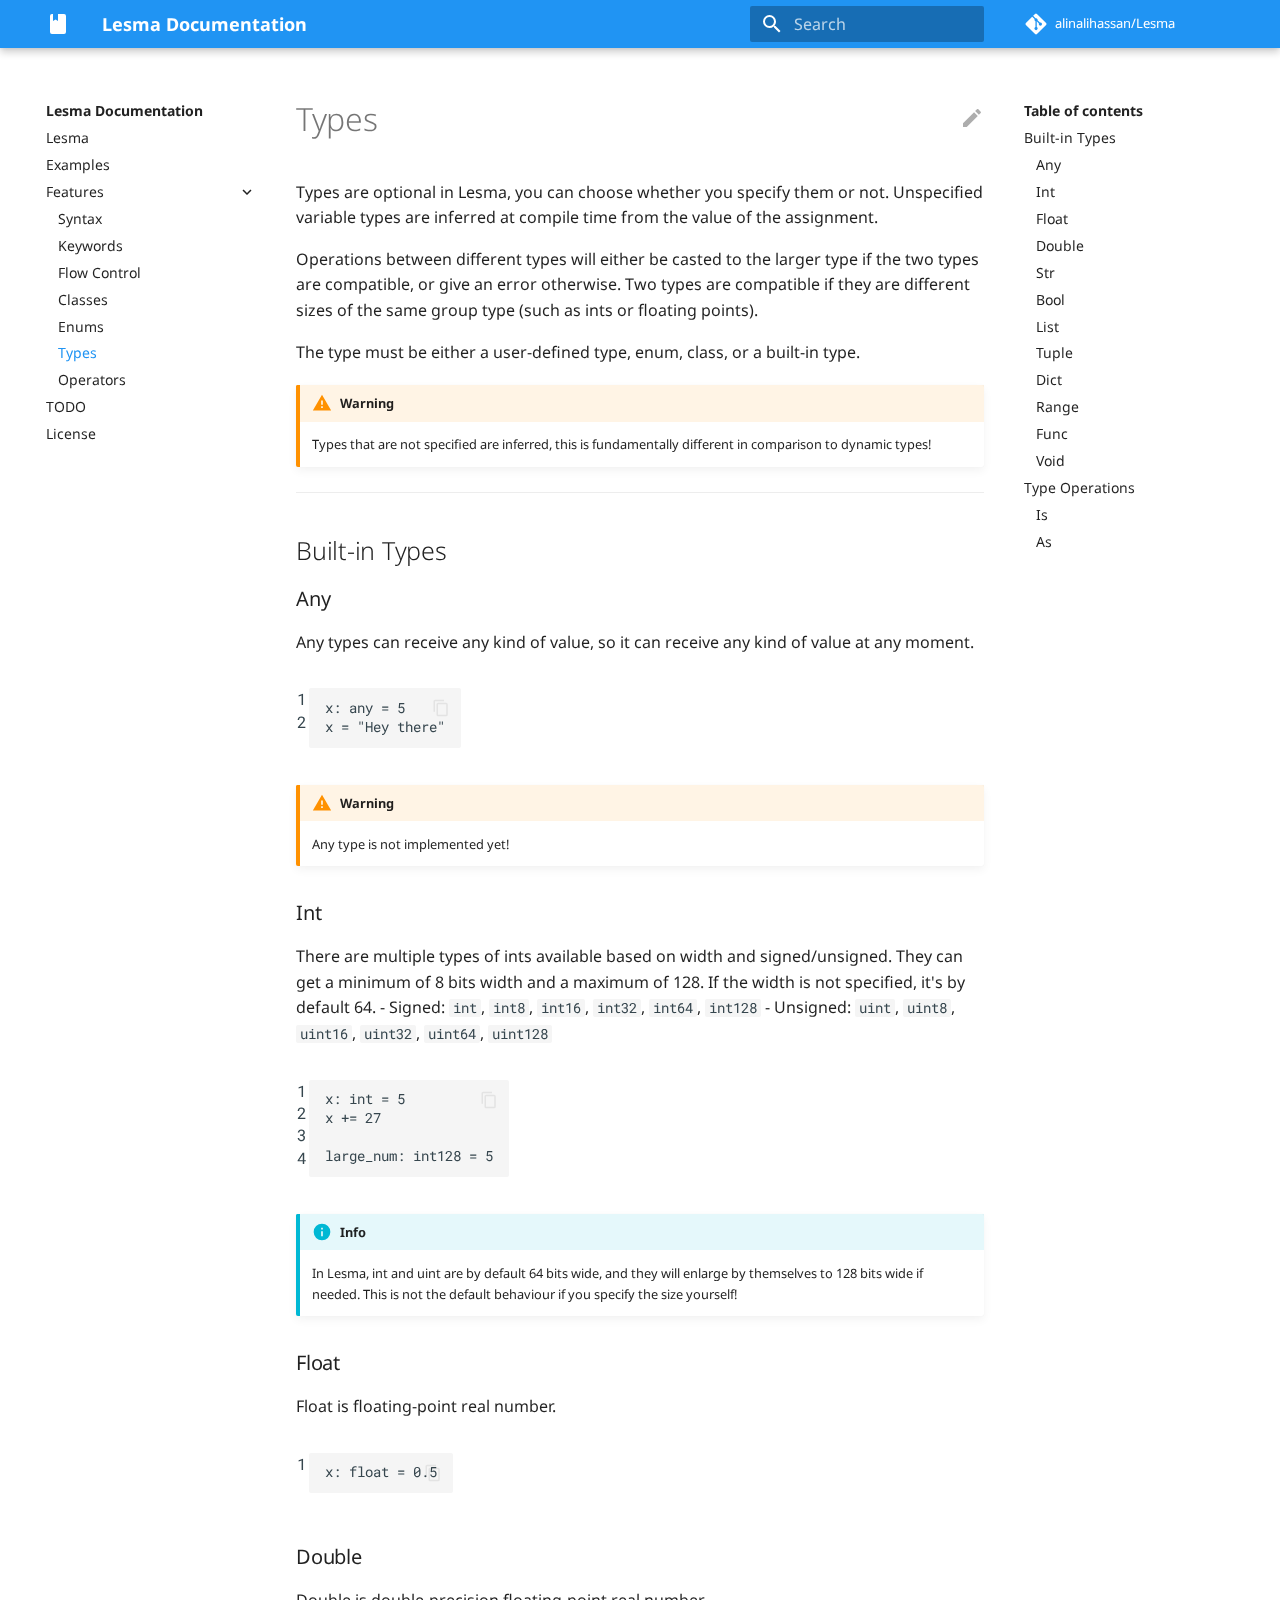
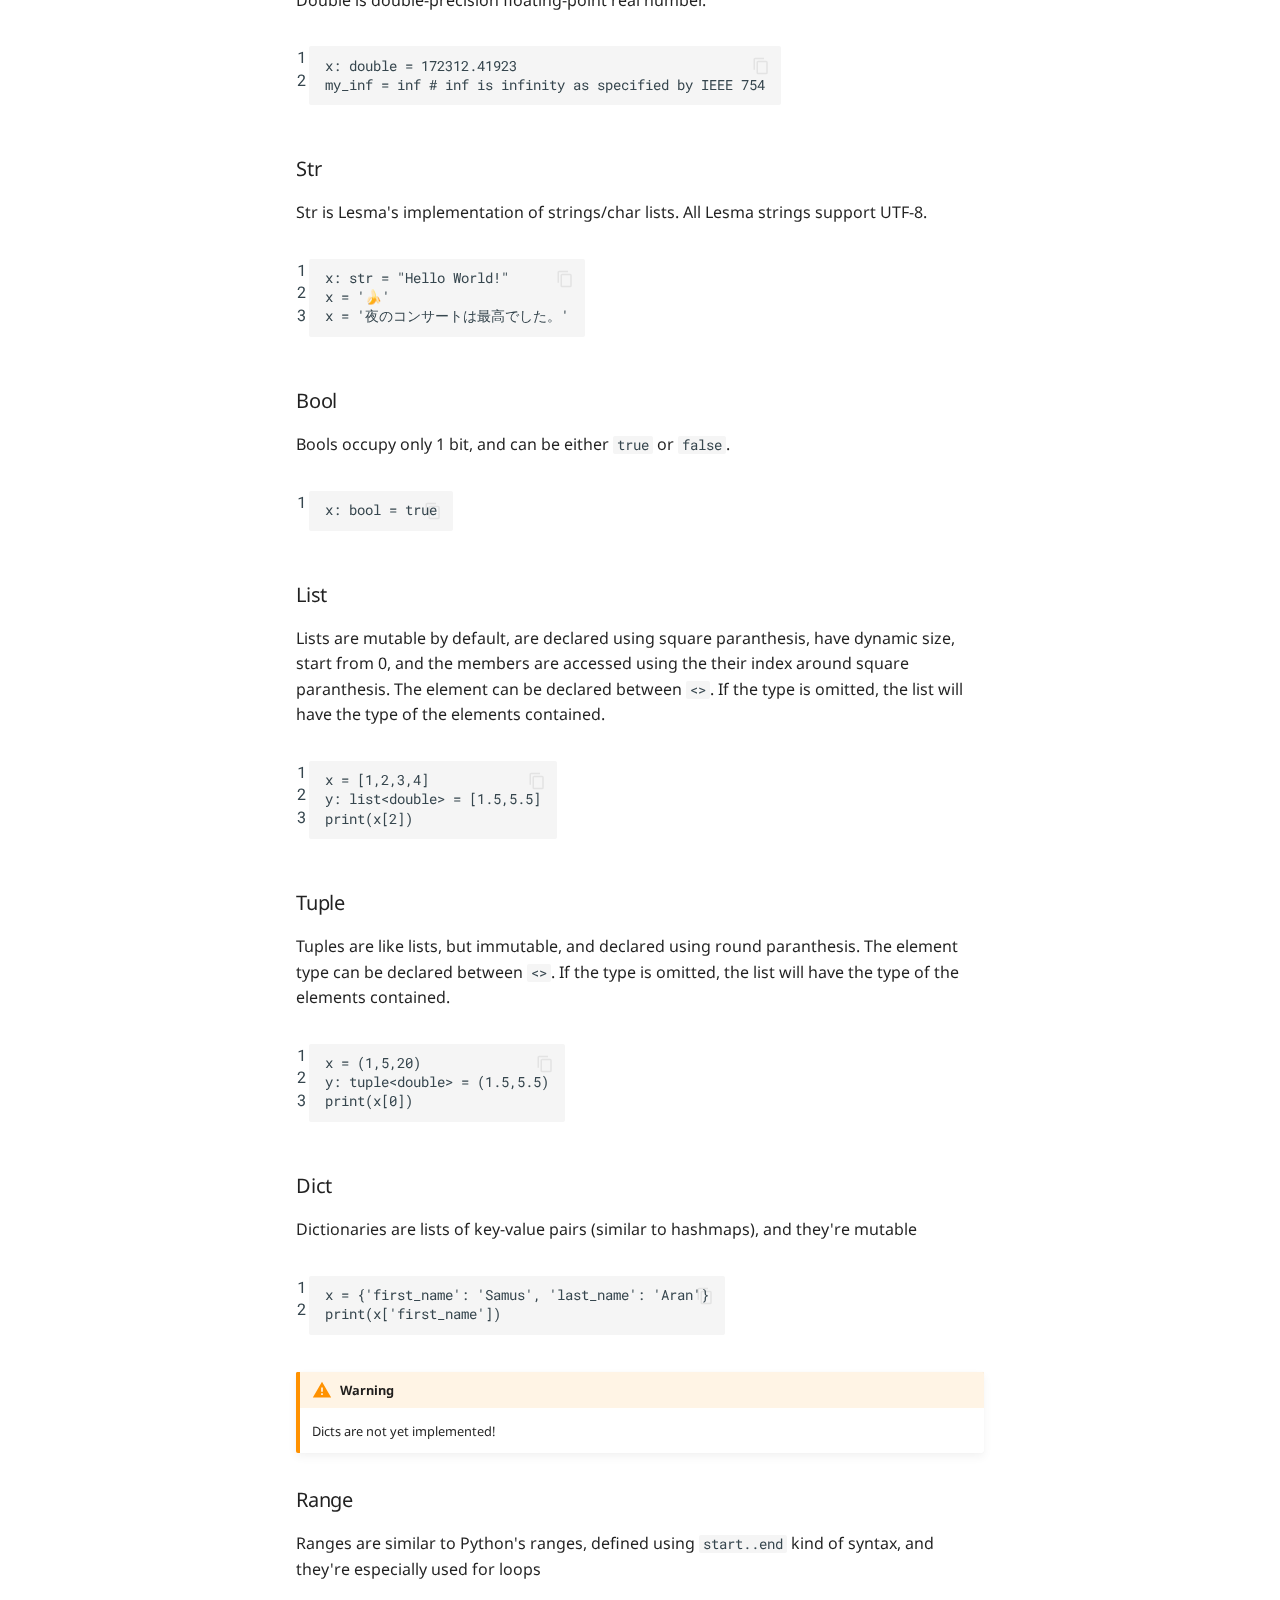
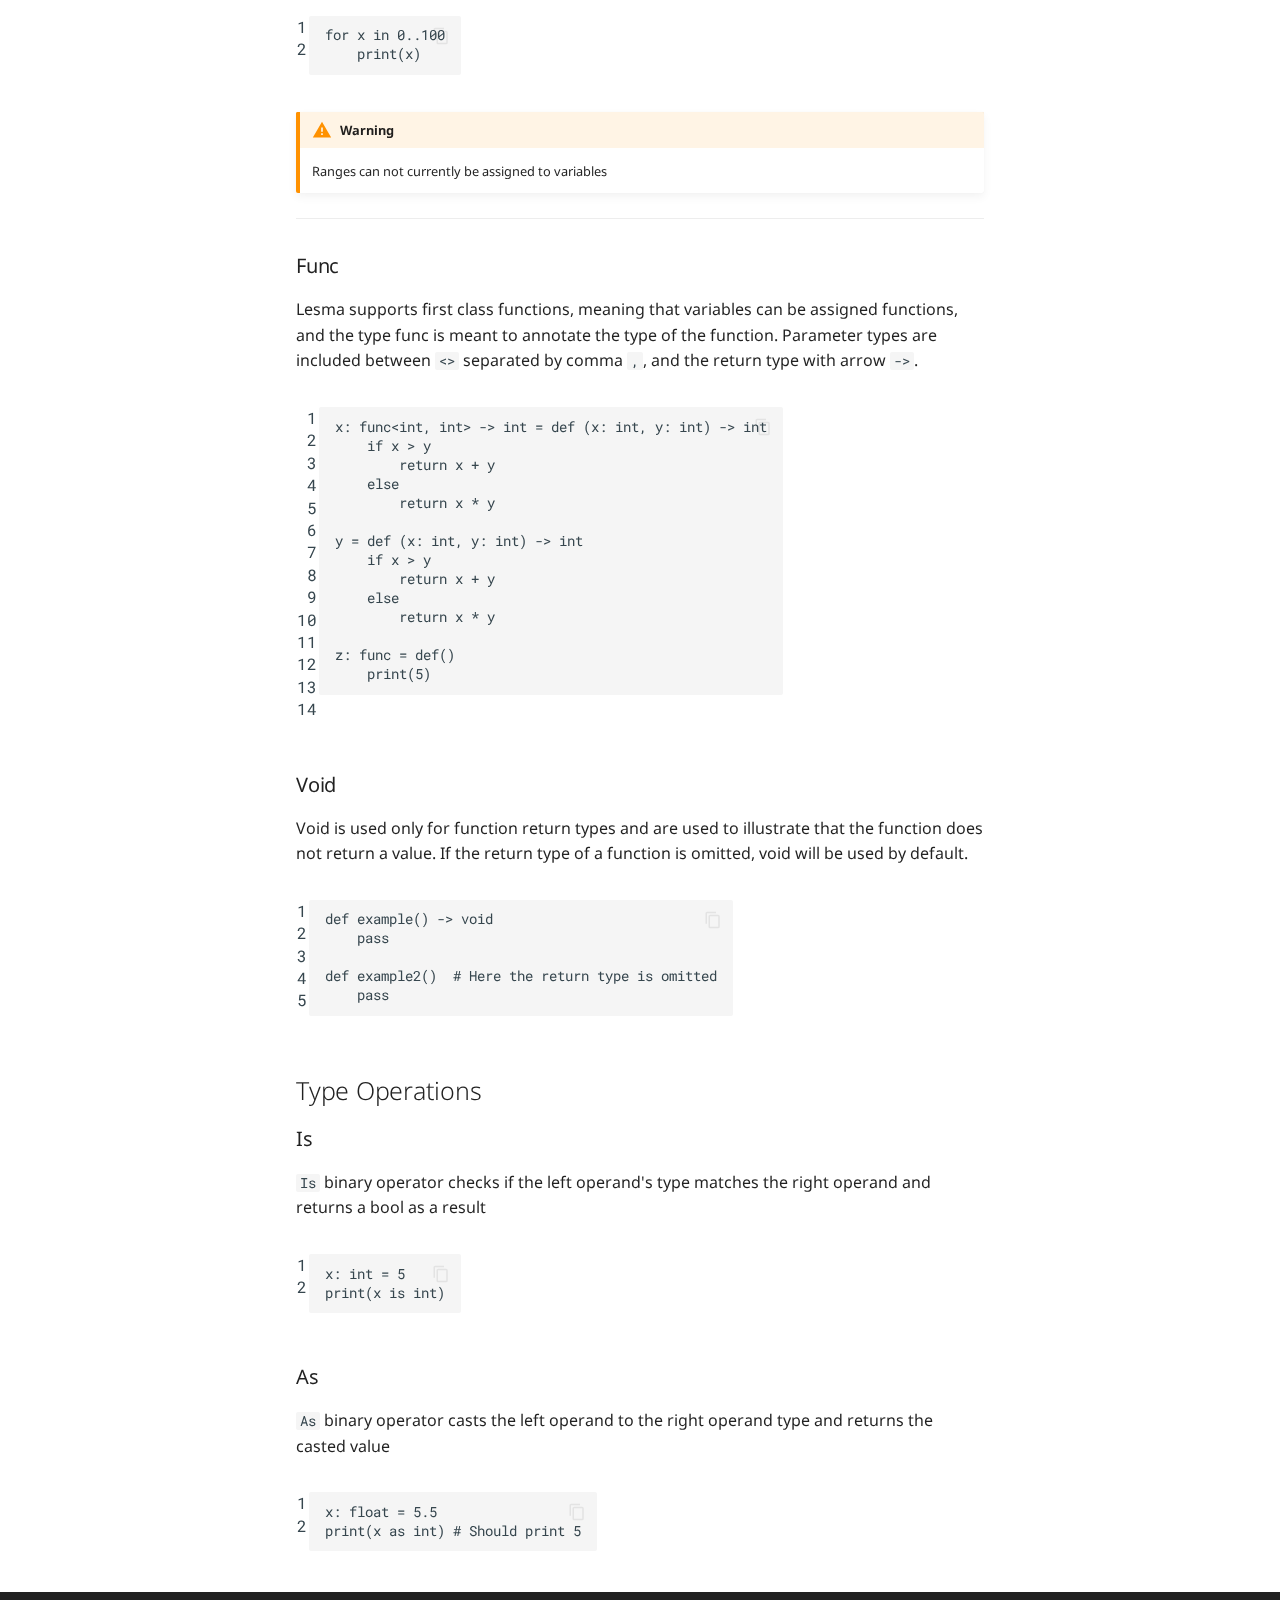
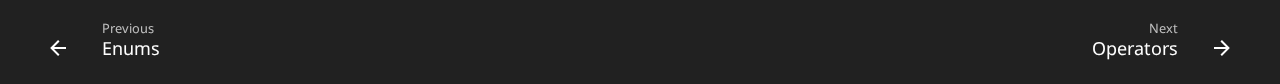
<file: features/types/index.html>
<!doctype html>
<html lang="en" class="no-js">
  <head>
    
      <meta charset="utf-8">
      <meta name="viewport" content="width=device-width,initial-scale=1">
      
        <meta name="description" content="Lesma Documentation">
      
      
        <meta name="author" content="Alin Ali Hassan">
      
      
        <link rel="canonical" href="https://alinalihassan.github.io/Lesma/features/types/">
      
      <link rel="icon" href="../../assets/images/favicon.png">
      <meta name="generator" content="mkdocs-1.2.3, mkdocs-material-8.2.3">
    
    
      
        <title>Types - Lesma Documentation</title>
      
    
    
      <link rel="stylesheet" href="../../assets/stylesheets/main.e8d9bf0c.min.css">
      
        
        <link rel="stylesheet" href="../../assets/stylesheets/palette.e6a45f82.min.css">
        
          
          
          <meta name="theme-color" content="#2094f3">
        
      
    
    
    
      
        
        <link rel="preconnect" href="https://fonts.gstatic.com" crossorigin>
        <link rel="stylesheet" href="https://fonts.googleapis.com/css?family=Noto+Sans:300,300i,400,400i,700,700i%7CRoboto+Mono:400,400i,700,700i&display=fallback">
        <style>:root{--md-text-font:"Noto Sans";--md-code-font:"Roboto Mono"}</style>
      
    
    
      <link rel="stylesheet" href="../../css/extra.css">
    
    <script>__md_scope=new URL("../..",location),__md_get=(e,_=localStorage,t=__md_scope)=>JSON.parse(_.getItem(t.pathname+"."+e)),__md_set=(e,_,t=localStorage,a=__md_scope)=>{try{t.setItem(a.pathname+"."+e,JSON.stringify(_))}catch(e){}}</script>
    
      

    
    
  </head>
  
  
    
    
    
    
    
    <body dir="ltr" data-md-color-scheme="" data-md-color-primary="blue" data-md-color-accent="blue">
  
    
    
    <input class="md-toggle" data-md-toggle="drawer" type="checkbox" id="__drawer" autocomplete="off">
    <input class="md-toggle" data-md-toggle="search" type="checkbox" id="__search" autocomplete="off">
    <label class="md-overlay" for="__drawer"></label>
    <div data-md-component="skip">
      
        
        <a href="#built-in-types" class="md-skip">
          Skip to content
        </a>
      
    </div>
    <div data-md-component="announce">
      
    </div>
    
    
      

<header class="md-header" data-md-component="header">
  <nav class="md-header__inner md-grid" aria-label="Header">
    <a href="../.." title="Lesma Documentation" class="md-header__button md-logo" aria-label="Lesma Documentation" data-md-component="logo">
      
  
  <svg xmlns="http://www.w3.org/2000/svg" viewBox="0 0 24 24"><path d="M18 22a2 2 0 0 0 2-2V4a2 2 0 0 0-2-2h-6v7L9.5 7.5 7 9V2H6a2 2 0 0 0-2 2v16a2 2 0 0 0 2 2h12z"/></svg>

    </a>
    <label class="md-header__button md-icon" for="__drawer">
      <svg xmlns="http://www.w3.org/2000/svg" viewBox="0 0 24 24"><path d="M3 6h18v2H3V6m0 5h18v2H3v-2m0 5h18v2H3v-2z"/></svg>
    </label>
    <div class="md-header__title" data-md-component="header-title">
      <div class="md-header__ellipsis">
        <div class="md-header__topic">
          <span class="md-ellipsis">
            Lesma Documentation
          </span>
        </div>
        <div class="md-header__topic" data-md-component="header-topic">
          <span class="md-ellipsis">
            
              Types
            
          </span>
        </div>
      </div>
    </div>
    
    
    
      <label class="md-header__button md-icon" for="__search">
        <svg xmlns="http://www.w3.org/2000/svg" viewBox="0 0 24 24"><path d="M9.5 3A6.5 6.5 0 0 1 16 9.5c0 1.61-.59 3.09-1.56 4.23l.27.27h.79l5 5-1.5 1.5-5-5v-.79l-.27-.27A6.516 6.516 0 0 1 9.5 16 6.5 6.5 0 0 1 3 9.5 6.5 6.5 0 0 1 9.5 3m0 2C7 5 5 7 5 9.5S7 14 9.5 14 14 12 14 9.5 12 5 9.5 5z"/></svg>
      </label>
      <div class="md-search" data-md-component="search" role="dialog">
  <label class="md-search__overlay" for="__search"></label>
  <div class="md-search__inner" role="search">
    <form class="md-search__form" name="search">
      <input type="text" class="md-search__input" name="query" aria-label="Search" placeholder="Search" autocapitalize="off" autocorrect="off" autocomplete="off" spellcheck="false" data-md-component="search-query" required>
      <label class="md-search__icon md-icon" for="__search">
        <svg xmlns="http://www.w3.org/2000/svg" viewBox="0 0 24 24"><path d="M9.5 3A6.5 6.5 0 0 1 16 9.5c0 1.61-.59 3.09-1.56 4.23l.27.27h.79l5 5-1.5 1.5-5-5v-.79l-.27-.27A6.516 6.516 0 0 1 9.5 16 6.5 6.5 0 0 1 3 9.5 6.5 6.5 0 0 1 9.5 3m0 2C7 5 5 7 5 9.5S7 14 9.5 14 14 12 14 9.5 12 5 9.5 5z"/></svg>
        <svg xmlns="http://www.w3.org/2000/svg" viewBox="0 0 24 24"><path d="M20 11v2H8l5.5 5.5-1.42 1.42L4.16 12l7.92-7.92L13.5 5.5 8 11h12z"/></svg>
      </label>
      <nav class="md-search__options" aria-label="Search">
        
        <button type="reset" class="md-search__icon md-icon" aria-label="Clear" tabindex="-1">
          <svg xmlns="http://www.w3.org/2000/svg" viewBox="0 0 24 24"><path d="M19 6.41 17.59 5 12 10.59 6.41 5 5 6.41 10.59 12 5 17.59 6.41 19 12 13.41 17.59 19 19 17.59 13.41 12 19 6.41z"/></svg>
        </button>
      </nav>
      
    </form>
    <div class="md-search__output">
      <div class="md-search__scrollwrap" data-md-scrollfix>
        <div class="md-search-result" data-md-component="search-result">
          <div class="md-search-result__meta">
            Initializing search
          </div>
          <ol class="md-search-result__list"></ol>
        </div>
      </div>
    </div>
  </div>
</div>
    
    
      <div class="md-header__source">
        <a href="https://github.com/alinalihassan/Lesma/" title="Go to repository" class="md-source" data-md-component="source">
  <div class="md-source__icon md-icon">
    
    <svg xmlns="http://www.w3.org/2000/svg" viewBox="0 0 448 512"><!--! Font Awesome Free 6.0.0 by @fontawesome - https://fontawesome.com License - https://fontawesome.com/license/free (Icons: CC BY 4.0, Fonts: SIL OFL 1.1, Code: MIT License) Copyright 2022 Fonticons, Inc.--><path d="M439.55 236.05 244 40.45a28.87 28.87 0 0 0-40.81 0l-40.66 40.63 51.52 51.52c27.06-9.14 52.68 16.77 43.39 43.68l49.66 49.66c34.23-11.8 61.18 31 35.47 56.69-26.49 26.49-70.21-2.87-56-37.34L240.22 199v121.85c25.3 12.54 22.26 41.85 9.08 55a34.34 34.34 0 0 1-48.55 0c-17.57-17.6-11.07-46.91 11.25-56v-123c-20.8-8.51-24.6-30.74-18.64-45L142.57 101 8.45 235.14a28.86 28.86 0 0 0 0 40.81l195.61 195.6a28.86 28.86 0 0 0 40.8 0l194.69-194.69a28.86 28.86 0 0 0 0-40.81z"/></svg>
  </div>
  <div class="md-source__repository">
    alinalihassan/Lesma
  </div>
</a>
      </div>
    
  </nav>
  
</header>
    
    <div class="md-container" data-md-component="container">
      
      
        
          
        
      
      <main class="md-main" data-md-component="main">
        <div class="md-main__inner md-grid">
          
            
              
              <div class="md-sidebar md-sidebar--primary" data-md-component="sidebar" data-md-type="navigation" >
                <div class="md-sidebar__scrollwrap">
                  <div class="md-sidebar__inner">
                    


<nav class="md-nav md-nav--primary" aria-label="Navigation" data-md-level="0">
  <label class="md-nav__title" for="__drawer">
    <a href="../.." title="Lesma Documentation" class="md-nav__button md-logo" aria-label="Lesma Documentation" data-md-component="logo">
      
  
  <svg xmlns="http://www.w3.org/2000/svg" viewBox="0 0 24 24"><path d="M18 22a2 2 0 0 0 2-2V4a2 2 0 0 0-2-2h-6v7L9.5 7.5 7 9V2H6a2 2 0 0 0-2 2v16a2 2 0 0 0 2 2h12z"/></svg>

    </a>
    Lesma Documentation
  </label>
  
    <div class="md-nav__source">
      <a href="https://github.com/alinalihassan/Lesma/" title="Go to repository" class="md-source" data-md-component="source">
  <div class="md-source__icon md-icon">
    
    <svg xmlns="http://www.w3.org/2000/svg" viewBox="0 0 448 512"><!--! Font Awesome Free 6.0.0 by @fontawesome - https://fontawesome.com License - https://fontawesome.com/license/free (Icons: CC BY 4.0, Fonts: SIL OFL 1.1, Code: MIT License) Copyright 2022 Fonticons, Inc.--><path d="M439.55 236.05 244 40.45a28.87 28.87 0 0 0-40.81 0l-40.66 40.63 51.52 51.52c27.06-9.14 52.68 16.77 43.39 43.68l49.66 49.66c34.23-11.8 61.18 31 35.47 56.69-26.49 26.49-70.21-2.87-56-37.34L240.22 199v121.85c25.3 12.54 22.26 41.85 9.08 55a34.34 34.34 0 0 1-48.55 0c-17.57-17.6-11.07-46.91 11.25-56v-123c-20.8-8.51-24.6-30.74-18.64-45L142.57 101 8.45 235.14a28.86 28.86 0 0 0 0 40.81l195.61 195.6a28.86 28.86 0 0 0 40.8 0l194.69-194.69a28.86 28.86 0 0 0 0-40.81z"/></svg>
  </div>
  <div class="md-source__repository">
    alinalihassan/Lesma
  </div>
</a>
    </div>
  
  <ul class="md-nav__list" data-md-scrollfix>
    
      
      
      

  
  
  
    <li class="md-nav__item">
      <a href="../.." class="md-nav__link">
        Lesma
      </a>
    </li>
  

    
      
      
      

  
  
  
    <li class="md-nav__item">
      <a href="../../examples/" class="md-nav__link">
        Examples
      </a>
    </li>
  

    
      
      
      

  
  
    
  
  
    
    <li class="md-nav__item md-nav__item--active md-nav__item--nested">
      
      
        <input class="md-nav__toggle md-toggle" data-md-toggle="__nav_3" type="checkbox" id="__nav_3" checked>
      
      
      
      
        <label class="md-nav__link" for="__nav_3">
          Features
          <span class="md-nav__icon md-icon"></span>
        </label>
      
      <nav class="md-nav" aria-label="Features" data-md-level="1">
        <label class="md-nav__title" for="__nav_3">
          <span class="md-nav__icon md-icon"></span>
          Features
        </label>
        <ul class="md-nav__list" data-md-scrollfix>
          
            
              
  
  
  
    <li class="md-nav__item">
      <a href="../syntax/" class="md-nav__link">
        Syntax
      </a>
    </li>
  

            
          
            
              
  
  
  
    <li class="md-nav__item">
      <a href="../keywords/" class="md-nav__link">
        Keywords
      </a>
    </li>
  

            
          
            
              
  
  
  
    <li class="md-nav__item">
      <a href="../flow_control/" class="md-nav__link">
        Flow Control
      </a>
    </li>
  

            
          
            
              
  
  
  
    <li class="md-nav__item">
      <a href="../classes/" class="md-nav__link">
        Classes
      </a>
    </li>
  

            
          
            
              
  
  
  
    <li class="md-nav__item">
      <a href="../enums/" class="md-nav__link">
        Enums
      </a>
    </li>
  

            
          
            
              
  
  
    
  
  
    <li class="md-nav__item md-nav__item--active">
      
      <input class="md-nav__toggle md-toggle" data-md-toggle="toc" type="checkbox" id="__toc">
      
      
      
        <label class="md-nav__link md-nav__link--active" for="__toc">
          Types
          <span class="md-nav__icon md-icon"></span>
        </label>
      
      <a href="./" class="md-nav__link md-nav__link--active">
        Types
      </a>
      
        

<nav class="md-nav md-nav--secondary" aria-label="Table of contents">
  
  
  
  
    <label class="md-nav__title" for="__toc">
      <span class="md-nav__icon md-icon"></span>
      Table of contents
    </label>
    <ul class="md-nav__list" data-md-component="toc" data-md-scrollfix>
      
        <li class="md-nav__item">
  <a href="#built-in-types" class="md-nav__link">
    Built-in Types
  </a>
  
    <nav class="md-nav" aria-label="Built-in Types">
      <ul class="md-nav__list">
        
          <li class="md-nav__item">
  <a href="#any" class="md-nav__link">
    Any
  </a>
  
</li>
        
          <li class="md-nav__item">
  <a href="#int" class="md-nav__link">
    Int
  </a>
  
</li>
        
          <li class="md-nav__item">
  <a href="#float" class="md-nav__link">
    Float
  </a>
  
</li>
        
          <li class="md-nav__item">
  <a href="#double" class="md-nav__link">
    Double
  </a>
  
</li>
        
          <li class="md-nav__item">
  <a href="#str" class="md-nav__link">
    Str
  </a>
  
</li>
        
          <li class="md-nav__item">
  <a href="#bool" class="md-nav__link">
    Bool
  </a>
  
</li>
        
          <li class="md-nav__item">
  <a href="#list" class="md-nav__link">
    List
  </a>
  
</li>
        
          <li class="md-nav__item">
  <a href="#tuple" class="md-nav__link">
    Tuple
  </a>
  
</li>
        
          <li class="md-nav__item">
  <a href="#dict" class="md-nav__link">
    Dict
  </a>
  
</li>
        
          <li class="md-nav__item">
  <a href="#range" class="md-nav__link">
    Range
  </a>
  
</li>
        
          <li class="md-nav__item">
  <a href="#func" class="md-nav__link">
    Func
  </a>
  
</li>
        
          <li class="md-nav__item">
  <a href="#void" class="md-nav__link">
    Void
  </a>
  
</li>
        
      </ul>
    </nav>
  
</li>
      
        <li class="md-nav__item">
  <a href="#type-operations" class="md-nav__link">
    Type Operations
  </a>
  
    <nav class="md-nav" aria-label="Type Operations">
      <ul class="md-nav__list">
        
          <li class="md-nav__item">
  <a href="#is" class="md-nav__link">
    Is
  </a>
  
</li>
        
          <li class="md-nav__item">
  <a href="#as" class="md-nav__link">
    As
  </a>
  
</li>
        
      </ul>
    </nav>
  
</li>
      
    </ul>
  
</nav>
      
    </li>
  

            
          
            
              
  
  
  
    <li class="md-nav__item">
      <a href="../operators/" class="md-nav__link">
        Operators
      </a>
    </li>
  

            
          
        </ul>
      </nav>
    </li>
  

    
      
      
      

  
  
  
    <li class="md-nav__item">
      <a href="../../TODO/" class="md-nav__link">
        TODO
      </a>
    </li>
  

    
      
      
      

  
  
  
    <li class="md-nav__item">
      <a href="../../license/" class="md-nav__link">
        License
      </a>
    </li>
  

    
  </ul>
</nav>
                  </div>
                </div>
              </div>
            
            
              
              <div class="md-sidebar md-sidebar--secondary" data-md-component="sidebar" data-md-type="toc" >
                <div class="md-sidebar__scrollwrap">
                  <div class="md-sidebar__inner">
                    

<nav class="md-nav md-nav--secondary" aria-label="Table of contents">
  
  
  
  
    <label class="md-nav__title" for="__toc">
      <span class="md-nav__icon md-icon"></span>
      Table of contents
    </label>
    <ul class="md-nav__list" data-md-component="toc" data-md-scrollfix>
      
        <li class="md-nav__item">
  <a href="#built-in-types" class="md-nav__link">
    Built-in Types
  </a>
  
    <nav class="md-nav" aria-label="Built-in Types">
      <ul class="md-nav__list">
        
          <li class="md-nav__item">
  <a href="#any" class="md-nav__link">
    Any
  </a>
  
</li>
        
          <li class="md-nav__item">
  <a href="#int" class="md-nav__link">
    Int
  </a>
  
</li>
        
          <li class="md-nav__item">
  <a href="#float" class="md-nav__link">
    Float
  </a>
  
</li>
        
          <li class="md-nav__item">
  <a href="#double" class="md-nav__link">
    Double
  </a>
  
</li>
        
          <li class="md-nav__item">
  <a href="#str" class="md-nav__link">
    Str
  </a>
  
</li>
        
          <li class="md-nav__item">
  <a href="#bool" class="md-nav__link">
    Bool
  </a>
  
</li>
        
          <li class="md-nav__item">
  <a href="#list" class="md-nav__link">
    List
  </a>
  
</li>
        
          <li class="md-nav__item">
  <a href="#tuple" class="md-nav__link">
    Tuple
  </a>
  
</li>
        
          <li class="md-nav__item">
  <a href="#dict" class="md-nav__link">
    Dict
  </a>
  
</li>
        
          <li class="md-nav__item">
  <a href="#range" class="md-nav__link">
    Range
  </a>
  
</li>
        
          <li class="md-nav__item">
  <a href="#func" class="md-nav__link">
    Func
  </a>
  
</li>
        
          <li class="md-nav__item">
  <a href="#void" class="md-nav__link">
    Void
  </a>
  
</li>
        
      </ul>
    </nav>
  
</li>
      
        <li class="md-nav__item">
  <a href="#type-operations" class="md-nav__link">
    Type Operations
  </a>
  
    <nav class="md-nav" aria-label="Type Operations">
      <ul class="md-nav__list">
        
          <li class="md-nav__item">
  <a href="#is" class="md-nav__link">
    Is
  </a>
  
</li>
        
          <li class="md-nav__item">
  <a href="#as" class="md-nav__link">
    As
  </a>
  
</li>
        
      </ul>
    </nav>
  
</li>
      
    </ul>
  
</nav>
                  </div>
                </div>
              </div>
            
          
          <div class="md-content" data-md-component="content">
            <article class="md-content__inner md-typeset">
              
                
<a href="https://github.com/alinalihassan/Lesma/edit/master/docs/features/types.md" title="Edit this page" class="md-content__button md-icon">
  <svg xmlns="http://www.w3.org/2000/svg" viewBox="0 0 24 24"><path d="M20.71 7.04c.39-.39.39-1.04 0-1.41l-2.34-2.34c-.37-.39-1.02-.39-1.41 0l-1.84 1.83 3.75 3.75M3 17.25V21h3.75L17.81 9.93l-3.75-3.75L3 17.25z"/></svg>
</a>



  <h1>Types</h1>

<p>Types are optional in Lesma, you can choose whether you specify them or not. Unspecified variable types are inferred at compile time from the value of the assignment.</p>
<p>Operations between different types will either be casted to the larger type if the two types are compatible, or give an error otherwise. Two types are compatible if they are different sizes of the same group type (such as ints or floating points).</p>
<p>The type must be either a user-defined type, enum, class, or a built-in type.</p>
<div class="admonition warning">
<p class="admonition-title">Warning</p>
<p>Types that are not specified are inferred, this is fundamentally different in comparison to dynamic types!</p>
</div>
<hr />
<h2 id="built-in-types">Built-in Types</h2>
<h3 id="any">Any</h3>
<p>Any types can receive any kind of value, so it can receive any kind of value at any moment.</p>
<table class="codehilitetable"><tr><td class="linenos"><div class="linenodiv"><pre><span class="normal">1</span>
<span class="normal">2</span></pre></div></td><td class="code"><div class="codehilite"><pre><span></span><code><span class="n">x</span><span class="p">:</span> <span class="nb">any</span> <span class="o">=</span> <span class="mi">5</span>
<span class="n">x</span> <span class="o">=</span> <span class="s2">&quot;Hey there&quot;</span>
</code></pre></div>
</td></tr></table>
<div class="admonition warning">
<p class="admonition-title">Warning</p>
<p>Any type is not implemented yet!</p>
</div>
<h3 id="int">Int</h3>
<p>There are multiple types of ints available based on width and signed/unsigned. They can get a minimum of 8 bits width and a maximum of 128. If the width is not specified, it's by default 64.
  - Signed: <code>int</code>, <code>int8</code>, <code>int16</code>, <code>int32</code>, <code>int64</code>, <code>int128</code>
  - Unsigned: <code>uint</code>, <code>uint8</code>, <code>uint16</code>, <code>uint32</code>, <code>uint64</code>, <code>uint128</code></p>
<table class="codehilitetable"><tr><td class="linenos"><div class="linenodiv"><pre><span class="normal">1</span>
<span class="normal">2</span>
<span class="normal">3</span>
<span class="normal">4</span></pre></div></td><td class="code"><div class="codehilite"><pre><span></span><code><span class="n">x</span><span class="p">:</span> <span class="nb">int</span> <span class="o">=</span> <span class="mi">5</span>
<span class="n">x</span> <span class="o">+=</span> <span class="mi">27</span>

<span class="n">large_num</span><span class="p">:</span> <span class="n">int128</span> <span class="o">=</span> <span class="mi">5</span>
</code></pre></div>
</td></tr></table>
<div class="admonition info">
<p class="admonition-title">Info</p>
<p>In Lesma, int and uint are by default 64 bits wide, and they will enlarge by themselves to 128 bits wide if needed. This is not the default behaviour if you specify the size yourself!</p>
</div>
<h3 id="float">Float</h3>
<p>Float is floating-point real number.</p>
<table class="codehilitetable"><tr><td class="linenos"><div class="linenodiv"><pre><span class="normal">1</span></pre></div></td><td class="code"><div class="codehilite"><pre><span></span><code><span class="n">x</span><span class="p">:</span> <span class="nb">float</span> <span class="o">=</span> <span class="mf">0.5</span>
</code></pre></div>
</td></tr></table>
<h3 id="double">Double</h3>
<p>Double is double-precision floating-point real number.</p>
<table class="codehilitetable"><tr><td class="linenos"><div class="linenodiv"><pre><span class="normal">1</span>
<span class="normal">2</span></pre></div></td><td class="code"><div class="codehilite"><pre><span></span><code><span class="n">x</span><span class="p">:</span> <span class="n">double</span> <span class="o">=</span> <span class="mf">172312.41923</span>
<span class="n">my_inf</span> <span class="o">=</span> <span class="n">inf</span> <span class="c1"># inf is infinity as specified by IEEE 754</span>
</code></pre></div>
</td></tr></table>
<h3 id="str">Str</h3>
<p>Str is Lesma's implementation of strings/char lists. All Lesma strings support UTF-8.</p>
<table class="codehilitetable"><tr><td class="linenos"><div class="linenodiv"><pre><span class="normal">1</span>
<span class="normal">2</span>
<span class="normal">3</span></pre></div></td><td class="code"><div class="codehilite"><pre><span></span><code><span class="n">x</span><span class="p">:</span> <span class="nb">str</span> <span class="o">=</span> <span class="s2">&quot;Hello World!&quot;</span>
<span class="n">x</span> <span class="o">=</span> <span class="s1">&#39;🍌&#39;</span>
<span class="n">x</span> <span class="o">=</span> <span class="s1">&#39;夜のコンサートは最高でした。&#39;</span>
</code></pre></div>
</td></tr></table>
<h3 id="bool">Bool</h3>
<p>Bools occupy only 1 bit, and can be either <code>true</code> or <code>false</code>.</p>
<table class="codehilitetable"><tr><td class="linenos"><div class="linenodiv"><pre><span class="normal">1</span></pre></div></td><td class="code"><div class="codehilite"><pre><span></span><code><span class="n">x</span><span class="p">:</span> <span class="nb">bool</span> <span class="o">=</span> <span class="n">true</span>
</code></pre></div>
</td></tr></table>
<h3 id="list">List</h3>
<p>Lists are mutable by default, are declared using square paranthesis, have dynamic size, start from 0, and the members are accessed using the their index around square paranthesis. The element can be declared between <code>&lt;&gt;</code>. If the type is omitted, the list will have the type of the elements contained. </p>
<table class="codehilitetable"><tr><td class="linenos"><div class="linenodiv"><pre><span class="normal">1</span>
<span class="normal">2</span>
<span class="normal">3</span></pre></div></td><td class="code"><div class="codehilite"><pre><span></span><code><span class="n">x</span> <span class="o">=</span> <span class="p">[</span><span class="mi">1</span><span class="p">,</span><span class="mi">2</span><span class="p">,</span><span class="mi">3</span><span class="p">,</span><span class="mi">4</span><span class="p">]</span>
<span class="n">y</span><span class="p">:</span> <span class="nb">list</span><span class="o">&lt;</span><span class="n">double</span><span class="o">&gt;</span> <span class="o">=</span> <span class="p">[</span><span class="mf">1.5</span><span class="p">,</span><span class="mf">5.5</span><span class="p">]</span>
<span class="nb">print</span><span class="p">(</span><span class="n">x</span><span class="p">[</span><span class="mi">2</span><span class="p">])</span>
</code></pre></div>
</td></tr></table>
<h3 id="tuple">Tuple</h3>
<p>Tuples are like lists, but immutable, and declared using round paranthesis.
The element type can be declared between <code>&lt;&gt;</code>. If the type is omitted, the list will have the type of the elements contained. </p>
<table class="codehilitetable"><tr><td class="linenos"><div class="linenodiv"><pre><span class="normal">1</span>
<span class="normal">2</span>
<span class="normal">3</span></pre></div></td><td class="code"><div class="codehilite"><pre><span></span><code><span class="n">x</span> <span class="o">=</span> <span class="p">(</span><span class="mi">1</span><span class="p">,</span><span class="mi">5</span><span class="p">,</span><span class="mi">20</span><span class="p">)</span>
<span class="n">y</span><span class="p">:</span> <span class="nb">tuple</span><span class="o">&lt;</span><span class="n">double</span><span class="o">&gt;</span> <span class="o">=</span> <span class="p">(</span><span class="mf">1.5</span><span class="p">,</span><span class="mf">5.5</span><span class="p">)</span>
<span class="nb">print</span><span class="p">(</span><span class="n">x</span><span class="p">[</span><span class="mi">0</span><span class="p">])</span>
</code></pre></div>
</td></tr></table>
<h3 id="dict">Dict</h3>
<p>Dictionaries are lists of key-value pairs (similar to hashmaps), and they're mutable</p>
<table class="codehilitetable"><tr><td class="linenos"><div class="linenodiv"><pre><span class="normal">1</span>
<span class="normal">2</span></pre></div></td><td class="code"><div class="codehilite"><pre><span></span><code><span class="n">x</span> <span class="o">=</span> <span class="p">{</span><span class="s1">&#39;first_name&#39;</span><span class="p">:</span> <span class="s1">&#39;Samus&#39;</span><span class="p">,</span> <span class="s1">&#39;last_name&#39;</span><span class="p">:</span> <span class="s1">&#39;Aran&#39;</span><span class="p">}</span>
<span class="nb">print</span><span class="p">(</span><span class="n">x</span><span class="p">[</span><span class="s1">&#39;first_name&#39;</span><span class="p">])</span>
</code></pre></div>
</td></tr></table>
<div class="admonition warning">
<p class="admonition-title">Warning</p>
<p>Dicts are not yet implemented!</p>
</div>
<h3 id="range">Range</h3>
<p>Ranges are similar to Python's ranges, defined using <code>start..end</code> kind of syntax, and they're especially used for loops</p>
<table class="codehilitetable"><tr><td class="linenos"><div class="linenodiv"><pre><span class="normal">1</span>
<span class="normal">2</span></pre></div></td><td class="code"><div class="codehilite"><pre><span></span><code><span class="k">for</span> <span class="n">x</span> <span class="ow">in</span> <span class="mf">0..100</span>
    <span class="nb">print</span><span class="p">(</span><span class="n">x</span><span class="p">)</span>
</code></pre></div>
</td></tr></table>
<div class="admonition warning">
<p class="admonition-title">Warning</p>
<p>Ranges can not currently be assigned to variables</p>
</div>
<hr />
<h3 id="func">Func</h3>
<p>Lesma supports first class functions, meaning that variables can be assigned functions, and the type func is meant to annotate the type of the function.
Parameter types are included between <code>&lt;&gt;</code> separated by comma <code>,</code>, and the return type with arrow <code>-&gt;</code>.</p>
<table class="codehilitetable"><tr><td class="linenos"><div class="linenodiv"><pre><span class="normal"> 1</span>
<span class="normal"> 2</span>
<span class="normal"> 3</span>
<span class="normal"> 4</span>
<span class="normal"> 5</span>
<span class="normal"> 6</span>
<span class="normal"> 7</span>
<span class="normal"> 8</span>
<span class="normal"> 9</span>
<span class="normal">10</span>
<span class="normal">11</span>
<span class="normal">12</span>
<span class="normal">13</span>
<span class="normal">14</span></pre></div></td><td class="code"><div class="codehilite"><pre><span></span><code><span class="n">x</span><span class="p">:</span> <span class="n">func</span><span class="o">&lt;</span><span class="nb">int</span><span class="p">,</span> <span class="nb">int</span><span class="o">&gt;</span> <span class="o">-&gt;</span> <span class="nb">int</span> <span class="o">=</span> <span class="k">def</span> <span class="p">(</span><span class="n">x</span><span class="p">:</span> <span class="nb">int</span><span class="p">,</span> <span class="n">y</span><span class="p">:</span> <span class="nb">int</span><span class="p">)</span> <span class="o">-&gt;</span> <span class="nb">int</span>
    <span class="k">if</span> <span class="n">x</span> <span class="o">&gt;</span> <span class="n">y</span>
        <span class="k">return</span> <span class="n">x</span> <span class="o">+</span> <span class="n">y</span>
    <span class="k">else</span>
        <span class="k">return</span> <span class="n">x</span> <span class="o">*</span> <span class="n">y</span>

<span class="n">y</span> <span class="o">=</span> <span class="k">def</span> <span class="p">(</span><span class="n">x</span><span class="p">:</span> <span class="nb">int</span><span class="p">,</span> <span class="n">y</span><span class="p">:</span> <span class="nb">int</span><span class="p">)</span> <span class="o">-&gt;</span> <span class="nb">int</span>
    <span class="k">if</span> <span class="n">x</span> <span class="o">&gt;</span> <span class="n">y</span>
        <span class="k">return</span> <span class="n">x</span> <span class="o">+</span> <span class="n">y</span>
    <span class="k">else</span>
        <span class="k">return</span> <span class="n">x</span> <span class="o">*</span> <span class="n">y</span>

<span class="n">z</span><span class="p">:</span> <span class="n">func</span> <span class="o">=</span> <span class="n">def</span><span class="p">()</span>
    <span class="nb">print</span><span class="p">(</span><span class="mi">5</span><span class="p">)</span>
</code></pre></div>
</td></tr></table>
<h3 id="void">Void</h3>
<p>Void is used only for function return types and are used to illustrate that the function does not return a value. If the return type of a function is omitted, void will be used by default. </p>
<table class="codehilitetable"><tr><td class="linenos"><div class="linenodiv"><pre><span class="normal">1</span>
<span class="normal">2</span>
<span class="normal">3</span>
<span class="normal">4</span>
<span class="normal">5</span></pre></div></td><td class="code"><div class="codehilite"><pre><span></span><code><span class="k">def</span> <span class="nf">example</span><span class="p">()</span> <span class="o">-&gt;</span> <span class="n">void</span>
    <span class="k">pass</span>

<span class="k">def</span> <span class="nf">example2</span><span class="p">()</span>  <span class="c1"># Here the return type is omitted</span>
    <span class="k">pass</span>
</code></pre></div>
</td></tr></table>
<h2 id="type-operations">Type Operations</h2>
<h3 id="is">Is</h3>
<p><code>Is</code> binary operator checks if the left operand's type matches the right operand and returns a bool as a result</p>
<table class="codehilitetable"><tr><td class="linenos"><div class="linenodiv"><pre><span class="normal">1</span>
<span class="normal">2</span></pre></div></td><td class="code"><div class="codehilite"><pre><span></span><code><span class="n">x</span><span class="p">:</span> <span class="nb">int</span> <span class="o">=</span> <span class="mi">5</span>
<span class="nb">print</span><span class="p">(</span><span class="n">x</span> <span class="ow">is</span> <span class="nb">int</span><span class="p">)</span>
</code></pre></div>
</td></tr></table>
<h3 id="as">As</h3>
<p><code>As</code> binary operator casts the left operand to the right operand type and returns the casted value</p>
<table class="codehilitetable"><tr><td class="linenos"><div class="linenodiv"><pre><span class="normal">1</span>
<span class="normal">2</span></pre></div></td><td class="code"><div class="codehilite"><pre><span></span><code><span class="n">x</span><span class="p">:</span> <span class="nb">float</span> <span class="o">=</span> <span class="mf">5.5</span>
<span class="nb">print</span><span class="p">(</span><span class="n">x</span> <span class="k">as</span> <span class="nb">int</span><span class="p">)</span> <span class="c1"># Should print 5</span>
</code></pre></div>
</td></tr></table>

              
            </article>
          </div>
        </div>
        
      </main>
      
        <footer class="md-footer">
  
    <nav class="md-footer__inner md-grid" aria-label="Footer">
      
        
        <a href="../enums/" class="md-footer__link md-footer__link--prev" aria-label="Previous: Enums" rel="prev">
          <div class="md-footer__button md-icon">
            <svg xmlns="http://www.w3.org/2000/svg" viewBox="0 0 24 24"><path d="M20 11v2H8l5.5 5.5-1.42 1.42L4.16 12l7.92-7.92L13.5 5.5 8 11h12z"/></svg>
          </div>
          <div class="md-footer__title">
            <div class="md-ellipsis">
              <span class="md-footer__direction">
                Previous
              </span>
              Enums
            </div>
          </div>
        </a>
      
      
        
        <a href="../operators/" class="md-footer__link md-footer__link--next" aria-label="Next: Operators" rel="next">
          <div class="md-footer__title">
            <div class="md-ellipsis">
              <span class="md-footer__direction">
                Next
              </span>
              Operators
            </div>
          </div>
          <div class="md-footer__button md-icon">
            <svg xmlns="http://www.w3.org/2000/svg" viewBox="0 0 24 24"><path d="M4 11v2h12l-5.5 5.5 1.42 1.42L19.84 12l-7.92-7.92L10.5 5.5 16 11H4z"/></svg>
          </div>
        </a>
      
    </nav>
  
  <div class="md-footer-meta md-typeset">
    <div class="md-footer-meta__inner md-grid">
      <div class="md-copyright">
  
    <div class="md-copyright__highlight">
      Copyright &copy; 2022 Alin Ali Hassan
    </div>
  
  
    Made with
    <a href="https://squidfunk.github.io/mkdocs-material/" target="_blank" rel="noopener">
      Material for MkDocs
    </a>
  
</div>
      
    </div>
  </div>
</footer>
      
    </div>
    <div class="md-dialog" data-md-component="dialog">
      <div class="md-dialog__inner md-typeset"></div>
    </div>
    <script id="__config" type="application/json">{"base": "../..", "features": ["instant"], "translations": {"clipboard.copy": "Copy to clipboard", "clipboard.copied": "Copied to clipboard", "search.config.lang": "en", "search.config.pipeline": "trimmer, stopWordFilter", "search.config.separator": "[\\s\\-]+", "search.placeholder": "Search", "search.result.placeholder": "Type to start searching", "search.result.none": "No matching documents", "search.result.one": "1 matching document", "search.result.other": "# matching documents", "search.result.more.one": "1 more on this page", "search.result.more.other": "# more on this page", "search.result.term.missing": "Missing", "select.version.title": "Select version"}, "search": "../../assets/javascripts/workers/search.bd0b6b67.min.js"}</script>
    
    
      <script src="../../assets/javascripts/bundle.b88e97c5.min.js"></script>
      
    
  </body>
</html>
</file>
<file: css/extra.css>
.md-footer-meta {
	display: none
}
</file>
<file: assets/stylesheets/main.e8d9bf0c.min.css>
@charset "UTF-8";html{-webkit-text-size-adjust:none;-moz-text-size-adjust:none;-ms-text-size-adjust:none;text-size-adjust:none;box-sizing:border-box}*,:after,:before{box-sizing:inherit}@media (prefers-reduced-motion){*,:after,:before{transition:none!important}}body{margin:0}a,button,input,label{-webkit-tap-highlight-color:transparent}a{color:inherit;text-decoration:none}hr{border:0;box-sizing:content-box;display:block;height:.05rem;overflow:visible;padding:0}small{font-size:80%}sub,sup{line-height:1em}img{border-style:none}table{border-collapse:separate;border-spacing:0}td,th{font-weight:400;vertical-align:top}button{background:transparent;border:0;font-family:inherit;font-size:inherit;margin:0;padding:0}input{border:0;outline:none}:root{--md-default-fg-color:rgba(0,0,0,.87);--md-default-fg-color--light:rgba(0,0,0,.54);--md-default-fg-color--lighter:rgba(0,0,0,.32);--md-default-fg-color--lightest:rgba(0,0,0,.07);--md-default-bg-color:#fff;--md-default-bg-color--light:hsla(0,0%,100%,.7);--md-default-bg-color--lighter:hsla(0,0%,100%,.3);--md-default-bg-color--lightest:hsla(0,0%,100%,.12);--md-primary-fg-color:#4051b5;--md-primary-fg-color--light:#5d6cc0;--md-primary-fg-color--dark:#303fa1;--md-primary-bg-color:#fff;--md-primary-bg-color--light:hsla(0,0%,100%,.7);--md-accent-fg-color:#526cfe;--md-accent-fg-color--transparent:rgba(82,108,254,.1);--md-accent-bg-color:#fff;--md-accent-bg-color--light:hsla(0,0%,100%,.7);--md-shadow-z1:0 0.2rem 0.5rem rgba(0,0,0,.05),0 0 0.05rem rgba(0,0,0,.1);--md-shadow-z2:0 0.2rem 0.5rem rgba(0,0,0,.1),0 0 0.05rem rgba(0,0,0,.25);--md-shadow-z3:0 0.2rem 0.5rem rgba(0,0,0,.2),0 0 0.05rem rgba(0,0,0,.35)}:root>*{--md-code-fg-color:#36464e;--md-code-bg-color:#f5f5f5;--md-code-hl-color:rgba(255,255,0,.5);--md-code-hl-number-color:#d52a2a;--md-code-hl-special-color:#db1457;--md-code-hl-function-color:#a846b9;--md-code-hl-constant-color:#6e59d9;--md-code-hl-keyword-color:#3f6ec6;--md-code-hl-string-color:#1c7d4d;--md-code-hl-name-color:var(--md-code-fg-color);--md-code-hl-operator-color:var(--md-default-fg-color--light);--md-code-hl-punctuation-color:var(--md-default-fg-color--light);--md-code-hl-comment-color:var(--md-default-fg-color--light);--md-code-hl-generic-color:var(--md-default-fg-color--light);--md-code-hl-variable-color:var(--md-default-fg-color--light);--md-typeset-color:var(--md-default-fg-color);--md-typeset-a-color:var(--md-primary-fg-color);--md-typeset-mark-color:rgba(255,255,0,.5);--md-typeset-del-color:rgba(245,80,61,.15);--md-typeset-ins-color:rgba(11,213,112,.15);--md-typeset-kbd-color:#fafafa;--md-typeset-kbd-accent-color:#fff;--md-typeset-kbd-border-color:#b8b8b8;--md-typeset-table-color:rgba(0,0,0,.12);--md-admonition-fg-color:var(--md-default-fg-color);--md-admonition-bg-color:var(--md-default-bg-color);--md-footer-fg-color:#fff;--md-footer-fg-color--light:hsla(0,0%,100%,.7);--md-footer-fg-color--lighter:hsla(0,0%,100%,.3);--md-footer-bg-color:rgba(0,0,0,.87);--md-footer-bg-color--dark:rgba(0,0,0,.32)}.md-icon svg{fill:currentcolor;display:block;height:1.2rem;width:1.2rem}body{-webkit-font-smoothing:antialiased;-moz-osx-font-smoothing:grayscale;--md-text-font-family:var(--md-text-font,_),-apple-system,BlinkMacSystemFont,Helvetica,Arial,sans-serif;--md-code-font-family:var(--md-code-font,_),SFMono-Regular,Consolas,Menlo,monospace}body,input{font-feature-settings:"kern","liga";font-family:var(--md-text-font-family)}body,code,input,kbd,pre{color:var(--md-typeset-color)}code,kbd,pre{font-feature-settings:"kern";font-family:var(--md-code-font-family)}:root{--md-typeset-table-sort-icon:url('data:image/svg+xml;charset=utf-8,<svg xmlns="http://www.w3.org/2000/svg" viewBox="0 0 24 24"><path d="m18 21-4-4h3V7h-3l4-4 4 4h-3v10h3M2 19v-2h10v2M2 13v-2h7v2M2 7V5h4v2H2z"/></svg>');--md-typeset-table-sort-icon--asc:url('data:image/svg+xml;charset=utf-8,<svg xmlns="http://www.w3.org/2000/svg" viewBox="0 0 24 24"><path d="M19 17h3l-4 4-4-4h3V3h2M2 17h10v2H2M6 5v2H2V5m0 6h7v2H2v-2z"/></svg>');--md-typeset-table-sort-icon--desc:url('data:image/svg+xml;charset=utf-8,<svg xmlns="http://www.w3.org/2000/svg" viewBox="0 0 24 24"><path d="M19 7h3l-4-4-4 4h3v14h2M2 17h10v2H2M6 5v2H2V5m0 6h7v2H2v-2z"/></svg>')}.md-typeset{-webkit-print-color-adjust:exact;color-adjust:exact;font-size:.8rem;line-height:1.6}@media print{.md-typeset{font-size:.68rem}}.md-typeset blockquote,.md-typeset dl,.md-typeset figure,.md-typeset ol,.md-typeset pre,.md-typeset ul{margin-bottom:1em;margin-top:1em}.md-typeset h1{color:var(--md-default-fg-color--light);font-size:2em;line-height:1.3;margin:0 0 1.25em}.md-typeset h1,.md-typeset h2{font-weight:300;letter-spacing:-.01em}.md-typeset h2{font-size:1.5625em;line-height:1.4;margin:1.6em 0 .64em}.md-typeset h3{font-size:1.25em;font-weight:400;letter-spacing:-.01em;line-height:1.5;margin:1.6em 0 .8em}.md-typeset h2+h3{margin-top:.8em}.md-typeset h4{font-weight:700;letter-spacing:-.01em;margin:1em 0}.md-typeset h5,.md-typeset h6{color:var(--md-default-fg-color--light);font-size:.8em;font-weight:700;letter-spacing:-.01em;margin:1.25em 0}.md-typeset h5{text-transform:uppercase}.md-typeset hr{border-bottom:.05rem solid var(--md-default-fg-color--lightest);display:flow-root;margin:1.5em 0}.md-typeset a{color:var(--md-typeset-a-color);word-break:break-word}.md-typeset a,.md-typeset a:before{transition:color 125ms}.md-typeset a:focus,.md-typeset a:hover{color:var(--md-accent-fg-color)}.md-typeset a.focus-visible{outline-color:var(--md-accent-fg-color);outline-offset:.2rem}.md-typeset code,.md-typeset kbd,.md-typeset pre{color:var(--md-code-fg-color);direction:ltr}@media print{.md-typeset code,.md-typeset kbd,.md-typeset pre{white-space:pre-wrap}}.md-typeset code{background-color:var(--md-code-bg-color);border-radius:.1rem;-webkit-box-decoration-break:clone;box-decoration-break:clone;font-size:.85em;padding:0 .2941176471em;word-break:break-word}.md-typeset code:not(.focus-visible){-webkit-tap-highlight-color:transparent;outline:none}.md-typeset a code{color:currentcolor}.md-typeset pre{display:flow-root;line-height:1.4;position:relative}.md-typeset pre>code{-webkit-box-decoration-break:slice;box-decoration-break:slice;box-shadow:none;display:block;margin:0;outline-color:var(--md-accent-fg-color);overflow:auto;padding:.7720588235em 1.1764705882em;scrollbar-color:var(--md-default-fg-color--lighter) transparent;scrollbar-width:thin;touch-action:auto;word-break:normal}.md-typeset pre>code:hover{scrollbar-color:var(--md-accent-fg-color) transparent}.md-typeset pre>code::-webkit-scrollbar{height:.2rem;width:.2rem}.md-typeset pre>code::-webkit-scrollbar-thumb{background-color:var(--md-default-fg-color--lighter)}.md-typeset pre>code::-webkit-scrollbar-thumb:hover{background-color:var(--md-accent-fg-color)}.md-typeset kbd{background-color:var(--md-typeset-kbd-color);border-radius:.1rem;box-shadow:0 .1rem 0 .05rem var(--md-typeset-kbd-border-color),0 .1rem 0 var(--md-typeset-kbd-border-color),0 -.1rem .2rem var(--md-typeset-kbd-accent-color) inset;color:var(--md-default-fg-color);display:inline-block;font-size:.75em;padding:0 .6666666667em;vertical-align:text-top;word-break:break-word}.md-typeset mark{background-color:var(--md-typeset-mark-color);-webkit-box-decoration-break:clone;box-decoration-break:clone;color:inherit;word-break:break-word}.md-typeset abbr{border-bottom:.05rem dotted var(--md-default-fg-color--light);cursor:help;text-decoration:none}@media (hover:none){.md-typeset abbr{position:relative}.md-typeset abbr[title]:-webkit-any(:focus,:hover):after{background-color:var(--md-default-fg-color);border-radius:.1rem;box-shadow:var(--md-shadow-z3);color:var(--md-default-bg-color);content:attr(title);display:inline-block;font-size:.7rem;margin-top:2em;max-width:80%;min-width:-webkit-max-content;min-width:max-content;padding:.2rem .3rem;position:absolute;width:auto}.md-typeset abbr[title]:-moz-any(:focus,:hover):after{background-color:var(--md-default-fg-color);border-radius:.1rem;box-shadow:var(--md-shadow-z3);color:var(--md-default-bg-color);content:attr(title);display:inline-block;font-size:.7rem;margin-top:2em;max-width:80%;min-width:-moz-max-content;min-width:max-content;padding:.2rem .3rem;position:absolute;width:auto}[dir=ltr] .md-typeset abbr[title]:-webkit-any(:focus,:hover):after{left:0}[dir=ltr] .md-typeset abbr[title]:-moz-any(:focus,:hover):after{left:0}[dir=ltr] .md-typeset abbr[title]:is(:focus,:hover):after{left:0}[dir=rtl] .md-typeset abbr[title]:-webkit-any(:focus,:hover):after{right:0}[dir=rtl] .md-typeset abbr[title]:-moz-any(:focus,:hover):after{right:0}[dir=rtl] .md-typeset abbr[title]:is(:focus,:hover):after{right:0}.md-typeset abbr[title]:is(:focus,:hover):after{background-color:var(--md-default-fg-color);border-radius:.1rem;box-shadow:var(--md-shadow-z3);color:var(--md-default-bg-color);content:attr(title);display:inline-block;font-size:.7rem;margin-top:2em;max-width:80%;min-width:-webkit-max-content;min-width:-moz-max-content;min-width:max-content;padding:.2rem .3rem;position:absolute;width:auto}}.md-typeset small{opacity:.75}[dir=ltr] .md-typeset sub,[dir=ltr] .md-typeset sup{margin-left:.078125em}[dir=rtl] .md-typeset sub,[dir=rtl] .md-typeset sup{margin-right:.078125em}[dir=ltr] .md-typeset blockquote{padding-left:.6rem}[dir=rtl] .md-typeset blockquote{padding-right:.6rem}[dir=ltr] .md-typeset blockquote{border-left:.2rem solid var(--md-default-fg-color--lighter)}[dir=rtl] .md-typeset blockquote{border-right:.2rem solid var(--md-default-fg-color--lighter)}.md-typeset blockquote{color:var(--md-default-fg-color--light);margin-left:0;margin-right:0}.md-typeset ul{list-style-type:disc}[dir=ltr] .md-typeset ol,[dir=ltr] .md-typeset ul{margin-left:.625em}[dir=rtl] .md-typeset ol,[dir=rtl] .md-typeset ul{margin-right:.625em}.md-typeset ol,.md-typeset ul{padding:0}.md-typeset ol:not([hidden]),.md-typeset ul:not([hidden]){display:flow-root}.md-typeset ol ol,.md-typeset ul ol{list-style-type:lower-alpha}.md-typeset ol ol ol,.md-typeset ul ol ol{list-style-type:lower-roman}[dir=ltr] .md-typeset ol li,[dir=ltr] .md-typeset ul li{margin-left:1.25em}[dir=rtl] .md-typeset ol li,[dir=rtl] .md-typeset ul li{margin-right:1.25em}.md-typeset ol li,.md-typeset ul li{margin-bottom:.5em}.md-typeset ol li :-webkit-any(p,blockquote),.md-typeset ul li :-webkit-any(p,blockquote){margin:.5em 0}.md-typeset ol li :-moz-any(p,blockquote),.md-typeset ul li :-moz-any(p,blockquote){margin:.5em 0}.md-typeset ol li :is(p,blockquote),.md-typeset ul li :is(p,blockquote){margin:.5em 0}.md-typeset ol li:last-child,.md-typeset ul li:last-child{margin-bottom:0}.md-typeset ol li :-webkit-any(ul,ol),.md-typeset ul li :-webkit-any(ul,ol){margin-bottom:.5em;margin-top:.5em}.md-typeset ol li :-moz-any(ul,ol),.md-typeset ul li :-moz-any(ul,ol){margin-bottom:.5em;margin-top:.5em}[dir=ltr] .md-typeset ol li :-webkit-any(ul,ol),[dir=ltr] .md-typeset ul li :-webkit-any(ul,ol){margin-left:.625em}[dir=ltr] .md-typeset ol li :-moz-any(ul,ol),[dir=ltr] .md-typeset ul li :-moz-any(ul,ol){margin-left:.625em}[dir=ltr] .md-typeset ol li :is(ul,ol),[dir=ltr] .md-typeset ul li :is(ul,ol){margin-left:.625em}[dir=rtl] .md-typeset ol li :-webkit-any(ul,ol),[dir=rtl] .md-typeset ul li :-webkit-any(ul,ol){margin-right:.625em}[dir=rtl] .md-typeset ol li :-moz-any(ul,ol),[dir=rtl] .md-typeset ul li :-moz-any(ul,ol){margin-right:.625em}[dir=rtl] .md-typeset ol li :is(ul,ol),[dir=rtl] .md-typeset ul li :is(ul,ol){margin-right:.625em}.md-typeset ol li :is(ul,ol),.md-typeset ul li :is(ul,ol){margin-bottom:.5em;margin-top:.5em}[dir=ltr] .md-typeset dd{margin-left:1.875em}[dir=rtl] .md-typeset dd{margin-right:1.875em}.md-typeset dd{margin-bottom:1.5em;margin-top:1em}.md-typeset img,.md-typeset svg{height:auto;max-width:100%}.md-typeset img[align=left],.md-typeset svg[align=left]{margin:1em 1em 1em 0}.md-typeset img[align=right],.md-typeset svg[align=right]{margin:1em 0 1em 1em}.md-typeset img[align]:only-child,.md-typeset svg[align]:only-child{margin-top:0}.md-typeset img[src$="#only-dark"]{display:none}.md-typeset figure{display:flow-root;margin:1em auto;max-width:100%;text-align:center;width:-webkit-fit-content;width:-moz-fit-content;width:fit-content}.md-typeset figure img{display:block}.md-typeset figcaption{font-style:italic;margin:1em auto;max-width:24rem}.md-typeset iframe{max-width:100%}.md-typeset table:not([class]){background-color:var(--md-default-bg-color);border:.05rem solid var(--md-typeset-table-color);border-radius:.1rem;display:inline-block;font-size:.64rem;max-width:100%;overflow:auto;touch-action:auto}@media print{.md-typeset table:not([class]){display:table}}.md-typeset table:not([class])+*{margin-top:1.5em}.md-typeset table:not([class]) :-webkit-any(th,td)>:first-child{margin-top:0}.md-typeset table:not([class]) :-moz-any(th,td)>:first-child{margin-top:0}.md-typeset table:not([class]) :is(th,td)>:first-child{margin-top:0}.md-typeset table:not([class]) :-webkit-any(th,td)>:last-child{margin-bottom:0}.md-typeset table:not([class]) :-moz-any(th,td)>:last-child{margin-bottom:0}.md-typeset table:not([class]) :is(th,td)>:last-child{margin-bottom:0}.md-typeset table:not([class]) :-webkit-any(th,td):not([align]){text-align:left}.md-typeset table:not([class]) :-moz-any(th,td):not([align]){text-align:left}.md-typeset table:not([class]) :is(th,td):not([align]){text-align:left}[dir=rtl] .md-typeset table:not([class]) :-webkit-any(th,td):not([align]){text-align:right}[dir=rtl] .md-typeset table:not([class]) :-moz-any(th,td):not([align]){text-align:right}[dir=rtl] .md-typeset table:not([class]) :is(th,td):not([align]){text-align:right}.md-typeset table:not([class]) th{font-weight:700;min-width:5rem;padding:.9375em 1.25em;vertical-align:top}.md-typeset table:not([class]) th a{color:inherit}.md-typeset table:not([class]) td{border-top:.05rem solid var(--md-typeset-table-color);padding:.9375em 1.25em;vertical-align:top}.md-typeset table:not([class]) tbody tr{transition:background-color 125ms}.md-typeset table:not([class]) tbody tr:hover{background-color:rgba(0,0,0,.035);box-shadow:0 .05rem 0 var(--md-default-bg-color) inset}.md-typeset table:not([class]) a{word-break:normal}.md-typeset table th[role=columnheader]{cursor:pointer}[dir=ltr] .md-typeset table th[role=columnheader]:after{margin-left:.5em}[dir=rtl] .md-typeset table th[role=columnheader]:after{margin-right:.5em}.md-typeset table th[role=columnheader]:after{content:"";display:inline-block;height:1.2em;-webkit-mask-image:var(--md-typeset-table-sort-icon);mask-image:var(--md-typeset-table-sort-icon);-webkit-mask-repeat:no-repeat;mask-repeat:no-repeat;-webkit-mask-size:contain;mask-size:contain;transition:background-color 125ms;vertical-align:text-bottom;width:1.2em}.md-typeset table th[role=columnheader]:hover:after{background-color:var(--md-default-fg-color--lighter)}.md-typeset table th[role=columnheader][aria-sort=ascending]:after{background-color:var(--md-default-fg-color--light);-webkit-mask-image:var(--md-typeset-table-sort-icon--asc);mask-image:var(--md-typeset-table-sort-icon--asc)}.md-typeset table th[role=columnheader][aria-sort=descending]:after{background-color:var(--md-default-fg-color--light);-webkit-mask-image:var(--md-typeset-table-sort-icon--desc);mask-image:var(--md-typeset-table-sort-icon--desc)}.md-typeset__scrollwrap{margin:1em -.8rem;overflow-x:auto;touch-action:auto}.md-typeset__table{display:inline-block;margin-bottom:.5em;padding:0 .8rem}@media print{.md-typeset__table{display:block}}html .md-typeset__table table{display:table;margin:0;overflow:hidden;width:100%}@media screen and (max-width:44.9375em){.md-content__inner>pre{margin:1em -.8rem}.md-content__inner>pre code{border-radius:0}}.md-banner{background-color:var(--md-footer-bg-color);color:var(--md-footer-fg-color);overflow:auto}@media print{.md-banner{display:none}}.md-banner--warning{background:var(--md-typeset-mark-color);color:var(--md-default-fg-color)}.md-banner__inner{font-size:.7rem;margin:.6rem auto;padding:0 .8rem}html{font-size:125%;height:100%;overflow-x:hidden}@media screen and (min-width:100em){html{font-size:137.5%}}@media screen and (min-width:125em){html{font-size:150%}}body{background-color:var(--md-default-bg-color);display:flex;flex-direction:column;font-size:.5rem;min-height:100%;position:relative;width:100%}@media print{body{display:block}}@media screen and (max-width:59.9375em){body[data-md-state=lock]{position:fixed}}.md-grid{margin-left:auto;margin-right:auto;max-width:61rem}.md-container{display:flex;flex-direction:column;flex-grow:1}@media print{.md-container{display:block}}.md-main{flex-grow:1}.md-main__inner{display:flex;height:100%;margin-top:1.5rem}.md-ellipsis{overflow:hidden;text-overflow:ellipsis;white-space:nowrap}.md-toggle{display:none}.md-option{height:0;opacity:0;position:absolute;width:0}.md-option:checked+label:not([hidden]){display:block}.md-option.focus-visible+label{outline-color:var(--md-accent-fg-color);outline-style:auto}.md-skip{background-color:var(--md-default-fg-color);border-radius:.1rem;color:var(--md-default-bg-color);font-size:.64rem;margin:.5rem;opacity:0;outline-color:var(--md-accent-fg-color);padding:.3rem .5rem;position:fixed;transform:translateY(.4rem);z-index:-1}.md-skip:focus{opacity:1;transform:translateY(0);transition:transform .25s cubic-bezier(.4,0,.2,1),opacity 175ms 75ms;z-index:10}@page{margin:25mm}:root{--md-clipboard-icon:url('data:image/svg+xml;charset=utf-8,<svg xmlns="http://www.w3.org/2000/svg" viewBox="0 0 24 24"><path d="M19 21H8V7h11m0-2H8a2 2 0 0 0-2 2v14a2 2 0 0 0 2 2h11a2 2 0 0 0 2-2V7a2 2 0 0 0-2-2m-3-4H4a2 2 0 0 0-2 2v14h2V3h12V1z"/></svg>')}.md-clipboard{border-radius:.1rem;color:var(--md-default-fg-color--lightest);cursor:pointer;height:1.5em;outline-color:var(--md-accent-fg-color);outline-offset:.1rem;position:absolute;right:.5em;top:.5em;transition:color .25s;width:1.5em;z-index:1}@media print{.md-clipboard{display:none}}.md-clipboard:not(.focus-visible){-webkit-tap-highlight-color:transparent;outline:none}:hover>.md-clipboard{color:var(--md-default-fg-color--light)}.md-clipboard:-webkit-any(:focus,:hover){color:var(--md-accent-fg-color)}.md-clipboard:-moz-any(:focus,:hover){color:var(--md-accent-fg-color)}.md-clipboard:is(:focus,:hover){color:var(--md-accent-fg-color)}.md-clipboard:after{background-color:currentcolor;content:"";display:block;height:1.125em;margin:0 auto;-webkit-mask-image:var(--md-clipboard-icon);mask-image:var(--md-clipboard-icon);-webkit-mask-repeat:no-repeat;mask-repeat:no-repeat;-webkit-mask-size:contain;mask-size:contain;width:1.125em}.md-clipboard--inline{cursor:pointer}.md-clipboard--inline code{transition:color .25s,background-color .25s}.md-clipboard--inline:-webkit-any(:focus,:hover) code{background-color:var(--md-accent-fg-color--transparent);color:var(--md-accent-fg-color)}.md-clipboard--inline:-moz-any(:focus,:hover) code{background-color:var(--md-accent-fg-color--transparent);color:var(--md-accent-fg-color)}.md-clipboard--inline:is(:focus,:hover) code{background-color:var(--md-accent-fg-color--transparent);color:var(--md-accent-fg-color)}.md-content{flex-grow:1;min-width:0}.md-content__inner{margin:0 .8rem 1.2rem;padding-top:.6rem}@media screen and (min-width:76.25em){[dir=ltr] .md-sidebar--primary:not([hidden])~.md-content>.md-content__inner{margin-left:1.2rem}[dir=rtl] .md-sidebar--primary:not([hidden])~.md-content>.md-content__inner{margin-right:1.2rem}[dir=ltr] .md-sidebar--secondary:not([hidden])~.md-content>.md-content__inner{margin-right:1.2rem}[dir=rtl] .md-sidebar--secondary:not([hidden])~.md-content>.md-content__inner{margin-left:1.2rem}}.md-content__inner:before{content:"";display:block;height:.4rem}.md-content__inner>:last-child{margin-bottom:0}[dir=ltr] .md-content__button{margin-left:.4rem}[dir=rtl] .md-content__button{margin-right:.4rem}.md-content__button{float:right;margin:.4rem 0;padding:0}@media print{.md-content__button{display:none}}[dir=rtl] .md-content__button{float:left}.md-typeset .md-content__button{color:var(--md-default-fg-color--lighter)}.md-content__button svg{display:inline;vertical-align:top}[dir=rtl] .md-content__button svg{transform:scaleX(-1)}[dir=ltr] .md-dialog{right:.8rem}[dir=rtl] .md-dialog{left:.8rem}.md-dialog{background-color:var(--md-default-fg-color);border-radius:.1rem;bottom:.8rem;box-shadow:var(--md-shadow-z3);min-width:11.1rem;opacity:0;padding:.4rem .6rem;pointer-events:none;position:fixed;transform:translateY(100%);transition:transform 0ms .4s,opacity .4s;z-index:4}@media print{.md-dialog{display:none}}.md-dialog[data-md-state=open]{opacity:1;pointer-events:auto;transform:translateY(0);transition:transform .4s cubic-bezier(.075,.85,.175,1),opacity .4s}.md-dialog__inner{color:var(--md-default-bg-color);font-size:.7rem}.md-footer{background-color:var(--md-footer-bg-color);color:var(--md-footer-fg-color)}@media print{.md-footer{display:none}}.md-footer__inner{display:flex;justify-content:space-between;overflow:auto;padding:.2rem}.md-footer__link{display:flex;flex-grow:0.01;outline-color:var(--md-accent-fg-color);overflow:hidden;padding-bottom:.4rem;padding-top:1.4rem;transition:opacity .25s}.md-footer__link:-webkit-any(:focus,:hover){opacity:.7}.md-footer__link:-moz-any(:focus,:hover){opacity:.7}.md-footer__link:is(:focus,:hover){opacity:.7}[dir=rtl] .md-footer__link svg{transform:scaleX(-1)}@media screen and (max-width:44.9375em){.md-footer__link--prev .md-footer__title{display:none}}[dir=ltr] .md-footer__link--next{margin-left:auto}[dir=rtl] .md-footer__link--next{margin-right:auto}.md-footer__link--next{text-align:right}[dir=rtl] .md-footer__link--next{text-align:left}.md-footer__title{flex-grow:1;font-size:.9rem;line-height:2.4rem;max-width:calc(100% - 2.4rem);padding:0 1rem;position:relative}.md-footer__button{margin:.2rem;padding:.4rem}.md-footer__direction{font-size:.64rem;left:0;margin-top:-1rem;opacity:.7;padding:0 1rem;position:absolute;right:0}.md-footer-meta{background-color:var(--md-footer-bg-color--dark)}.md-footer-meta__inner{display:flex;flex-wrap:wrap;justify-content:space-between;padding:.2rem}html .md-footer-meta.md-typeset a{color:var(--md-footer-fg-color--light)}html .md-footer-meta.md-typeset a:-webkit-any(:focus,:hover){color:var(--md-footer-fg-color)}html .md-footer-meta.md-typeset a:-moz-any(:focus,:hover){color:var(--md-footer-fg-color)}html .md-footer-meta.md-typeset a:is(:focus,:hover){color:var(--md-footer-fg-color)}.md-copyright{color:var(--md-footer-fg-color--lighter);font-size:.64rem;margin:auto .6rem;padding:.4rem 0;width:100%}@media screen and (min-width:45em){.md-copyright{width:auto}}.md-copyright__highlight{color:var(--md-footer-fg-color--light)}.md-social{margin:0 .4rem;padding:.2rem 0 .6rem}@media screen and (min-width:45em){.md-social{padding:.6rem 0}}.md-social__link{display:inline-block;height:1.6rem;text-align:center;width:1.6rem}.md-social__link:before{line-height:1.9}.md-social__link svg{fill:currentcolor;max-height:.8rem;vertical-align:-25%}.md-typeset .md-button{border:.1rem solid;border-radius:.1rem;color:var(--md-primary-fg-color);cursor:pointer;display:inline-block;font-weight:700;padding:.625em 2em;transition:color 125ms,background-color 125ms,border-color 125ms}.md-typeset .md-button--primary{background-color:var(--md-primary-fg-color);border-color:var(--md-primary-fg-color);color:var(--md-primary-bg-color)}.md-typeset .md-button:-webkit-any(:focus,:hover){background-color:var(--md-accent-fg-color);border-color:var(--md-accent-fg-color);color:var(--md-accent-bg-color)}.md-typeset .md-button:-moz-any(:focus,:hover){background-color:var(--md-accent-fg-color);border-color:var(--md-accent-fg-color);color:var(--md-accent-bg-color)}.md-typeset .md-button:is(:focus,:hover){background-color:var(--md-accent-fg-color);border-color:var(--md-accent-fg-color);color:var(--md-accent-bg-color)}[dir=ltr] .md-typeset .md-input{border-top-left-radius:.1rem}[dir=rtl] .md-typeset .md-input{border-top-right-radius:.1rem}[dir=ltr] .md-typeset .md-input{border-top-right-radius:.1rem}[dir=rtl] .md-typeset .md-input{border-top-left-radius:.1rem}.md-typeset .md-input{border-bottom:.1rem solid var(--md-default-fg-color--lighter);box-shadow:var(--md-shadow-z1);font-size:.8rem;height:1.8rem;padding:0 .6rem;transition:border .25s,box-shadow .25s}.md-typeset .md-input:-webkit-any(:focus,:hover){border-bottom-color:var(--md-accent-fg-color);box-shadow:var(--md-shadow-z2)}.md-typeset .md-input:-moz-any(:focus,:hover){border-bottom-color:var(--md-accent-fg-color);box-shadow:var(--md-shadow-z2)}.md-typeset .md-input:is(:focus,:hover){border-bottom-color:var(--md-accent-fg-color);box-shadow:var(--md-shadow-z2)}.md-typeset .md-input--stretch{width:100%}.md-header{background-color:var(--md-primary-fg-color);box-shadow:0 0 .2rem transparent,0 .2rem .4rem transparent;color:var(--md-primary-bg-color);left:0;position:-webkit-sticky;position:sticky;right:0;top:0;z-index:4}@media print{.md-header{display:none}}.md-header[data-md-state=shadow]{box-shadow:0 0 .2rem rgba(0,0,0,.1),0 .2rem .4rem rgba(0,0,0,.2);transition:transform .25s cubic-bezier(.1,.7,.1,1),box-shadow .25s}.md-header[data-md-state=hidden]{transform:translateY(-100%);transition:transform .25s cubic-bezier(.8,0,.6,1),box-shadow .25s}.md-header__inner{align-items:center;display:flex;padding:0 .2rem}.md-header__button{color:currentcolor;cursor:pointer;margin:.2rem;outline-color:var(--md-accent-fg-color);padding:.4rem;position:relative;transition:opacity .25s;vertical-align:middle;z-index:1}.md-header__button:hover{opacity:.7}.md-header__button:not([hidden]){display:inline-block}.md-header__button:not(.focus-visible){-webkit-tap-highlight-color:transparent;outline:none}.md-header__button.md-logo{margin:.2rem;padding:.4rem}@media screen and (max-width:76.1875em){.md-header__button.md-logo{display:none}}.md-header__button.md-logo :-webkit-any(img,svg){fill:currentcolor;display:block;height:1.2rem;width:auto}.md-header__button.md-logo :-moz-any(img,svg){fill:currentcolor;display:block;height:1.2rem;width:auto}.md-header__button.md-logo :is(img,svg){fill:currentcolor;display:block;height:1.2rem;width:auto}@media screen and (min-width:60em){.md-header__button[for=__search]{display:none}}.no-js .md-header__button[for=__search]{display:none}[dir=rtl] .md-header__button[for=__search] svg{transform:scaleX(-1)}@media screen and (min-width:76.25em){.md-header__button[for=__drawer]{display:none}}.md-header__topic{display:flex;max-width:100%;position:absolute;transition:transform .4s cubic-bezier(.1,.7,.1,1),opacity .15s}.md-header__topic+.md-header__topic{opacity:0;pointer-events:none;transform:translateX(1.25rem);transition:transform .4s cubic-bezier(1,.7,.1,.1),opacity .15s;z-index:-1}[dir=rtl] .md-header__topic+.md-header__topic{transform:translateX(-1.25rem)}.md-header__topic:first-child{font-weight:700}[dir=ltr] .md-header__title{margin-right:.4rem}[dir=rtl] .md-header__title{margin-left:.4rem}[dir=ltr] .md-header__title{margin-left:1rem}[dir=rtl] .md-header__title{margin-right:1rem}.md-header__title{flex-grow:1;font-size:.9rem;height:2.4rem;line-height:2.4rem}.md-header__title[data-md-state=active] .md-header__topic{opacity:0;pointer-events:none;transform:translateX(-1.25rem);transition:transform .4s cubic-bezier(1,.7,.1,.1),opacity .15s;z-index:-1}[dir=rtl] .md-header__title[data-md-state=active] .md-header__topic{transform:translateX(1.25rem)}.md-header__title[data-md-state=active] .md-header__topic+.md-header__topic{opacity:1;pointer-events:auto;transform:translateX(0);transition:transform .4s cubic-bezier(.1,.7,.1,1),opacity .15s;z-index:0}.md-header__title>.md-header__ellipsis{height:100%;position:relative;width:100%}.md-header__option{display:flex;flex-shrink:0;max-width:100%;transition:max-width 0ms .25s,opacity .25s .25s;white-space:nowrap}[data-md-toggle=search]:checked~.md-header .md-header__option{max-width:0;opacity:0;transition:max-width 0ms,opacity 0ms}.md-header__source{display:none}@media screen and (min-width:60em){[dir=ltr] .md-header__source{margin-left:1rem}[dir=rtl] .md-header__source{margin-right:1rem}.md-header__source{display:block;max-width:11.7rem;width:11.7rem}}@media screen and (min-width:76.25em){[dir=ltr] .md-header__source{margin-left:1.4rem}[dir=rtl] .md-header__source{margin-right:1.4rem}}:root{--md-nav-icon--prev:url('data:image/svg+xml;charset=utf-8,<svg xmlns="http://www.w3.org/2000/svg" viewBox="0 0 24 24"><path d="M20 11v2H8l5.5 5.5-1.42 1.42L4.16 12l7.92-7.92L13.5 5.5 8 11h12z"/></svg>');--md-nav-icon--next:url('data:image/svg+xml;charset=utf-8,<svg xmlns="http://www.w3.org/2000/svg" viewBox="0 0 24 24"><path d="M8.59 16.58 13.17 12 8.59 7.41 10 6l6 6-6 6-1.41-1.42z"/></svg>');--md-toc-icon:url('data:image/svg+xml;charset=utf-8,<svg xmlns="http://www.w3.org/2000/svg" viewBox="0 0 24 24"><path d="M3 9h14V7H3v2m0 4h14v-2H3v2m0 4h14v-2H3v2m16 0h2v-2h-2v2m0-10v2h2V7h-2m0 6h2v-2h-2v2z"/></svg>')}.md-nav{font-size:.7rem;line-height:1.3}.md-nav__title{display:block;font-weight:700;overflow:hidden;padding:0 .6rem;text-overflow:ellipsis}.md-nav__title .md-nav__button{display:none}.md-nav__title .md-nav__button img{height:100%;width:auto}.md-nav__title .md-nav__button.md-logo :-webkit-any(img,svg){fill:currentcolor;display:block;height:2.4rem;max-width:100%;object-fit:contain;width:auto}.md-nav__title .md-nav__button.md-logo :-moz-any(img,svg){fill:currentcolor;display:block;height:2.4rem;max-width:100%;object-fit:contain;width:auto}.md-nav__title .md-nav__button.md-logo :is(img,svg){fill:currentcolor;display:block;height:2.4rem;max-width:100%;object-fit:contain;width:auto}.md-nav__list{list-style:none;margin:0;padding:0}.md-nav__item{padding:0 .6rem}[dir=ltr] .md-nav__item .md-nav__item{padding-right:0}[dir=rtl] .md-nav__item .md-nav__item{padding-left:0}.md-nav__link{align-items:center;cursor:pointer;display:flex;justify-content:space-between;margin-top:.625em;overflow:hidden;scroll-snap-align:start;text-overflow:ellipsis;transition:color 125ms}.md-nav__link[data-md-state=blur]{color:var(--md-default-fg-color--light)}.md-nav__item .md-nav__link--active{color:var(--md-typeset-a-color)}.md-nav__item .md-nav__link--index [href]{width:100%}.md-nav__link:-webkit-any(:focus,:hover){color:var(--md-accent-fg-color)}.md-nav__link:-moz-any(:focus,:hover){color:var(--md-accent-fg-color)}.md-nav__link:is(:focus,:hover){color:var(--md-accent-fg-color)}.md-nav__link.focus-visible{outline-color:var(--md-accent-fg-color);outline-offset:.2rem}.md-nav--primary .md-nav__link[for=__toc]{display:none}.md-nav--primary .md-nav__link[for=__toc] .md-icon:after{background-color:currentcolor;display:block;height:100%;-webkit-mask-image:var(--md-toc-icon);mask-image:var(--md-toc-icon);width:100%}.md-nav--primary .md-nav__link[for=__toc]~.md-nav{display:none}.md-nav__link>*{cursor:pointer;display:flex}.md-nav__icon{flex-shrink:0}.md-nav__source{display:none}@media screen and (max-width:76.1875em){.md-nav--primary,.md-nav--primary .md-nav{background-color:var(--md-default-bg-color);display:flex;flex-direction:column;height:100%;left:0;position:absolute;right:0;top:0;z-index:1}.md-nav--primary :-webkit-any(.md-nav__title,.md-nav__item){font-size:.8rem;line-height:1.5}.md-nav--primary :-moz-any(.md-nav__title,.md-nav__item){font-size:.8rem;line-height:1.5}.md-nav--primary :is(.md-nav__title,.md-nav__item){font-size:.8rem;line-height:1.5}.md-nav--primary .md-nav__title{background-color:var(--md-default-fg-color--lightest);color:var(--md-default-fg-color--light);cursor:pointer;font-weight:400;height:5.6rem;line-height:2.4rem;padding:3rem .8rem .2rem;position:relative;white-space:nowrap}[dir=ltr] .md-nav--primary .md-nav__title .md-nav__icon{left:.4rem}[dir=rtl] .md-nav--primary .md-nav__title .md-nav__icon{right:.4rem}.md-nav--primary .md-nav__title .md-nav__icon{display:block;height:1.2rem;margin:.2rem;position:absolute;top:.4rem;width:1.2rem}.md-nav--primary .md-nav__title .md-nav__icon:after{background-color:currentcolor;content:"";display:block;height:100%;-webkit-mask-image:var(--md-nav-icon--prev);mask-image:var(--md-nav-icon--prev);-webkit-mask-repeat:no-repeat;mask-repeat:no-repeat;-webkit-mask-size:contain;mask-size:contain;width:100%}.md-nav--primary .md-nav__title~.md-nav__list{background-color:var(--md-default-bg-color);box-shadow:0 .05rem 0 var(--md-default-fg-color--lightest) inset;overflow-y:auto;-ms-scroll-snap-type:y mandatory;scroll-snap-type:y mandatory;touch-action:pan-y}.md-nav--primary .md-nav__title~.md-nav__list>:first-child{border-top:0}.md-nav--primary .md-nav__title[for=__drawer]{background-color:var(--md-primary-fg-color);color:var(--md-primary-bg-color);font-weight:700}.md-nav--primary .md-nav__title .md-logo{display:block;left:.2rem;margin:.2rem;padding:.4rem;position:absolute;right:.2rem;top:.2rem}.md-nav--primary .md-nav__list{flex:1}.md-nav--primary .md-nav__item{border-top:.05rem solid var(--md-default-fg-color--lightest);padding:0}.md-nav--primary .md-nav__item--active>.md-nav__link{color:var(--md-typeset-a-color)}.md-nav--primary .md-nav__item--active>.md-nav__link:-webkit-any(:focus,:hover){color:var(--md-accent-fg-color)}.md-nav--primary .md-nav__item--active>.md-nav__link:-moz-any(:focus,:hover){color:var(--md-accent-fg-color)}.md-nav--primary .md-nav__item--active>.md-nav__link:is(:focus,:hover){color:var(--md-accent-fg-color)}.md-nav--primary .md-nav__link{margin-top:0;padding:.6rem .8rem}[dir=ltr] .md-nav--primary .md-nav__link .md-nav__icon{margin-right:-.2rem}[dir=rtl] .md-nav--primary .md-nav__link .md-nav__icon{margin-left:-.2rem}.md-nav--primary .md-nav__link .md-nav__icon{font-size:1.2rem;height:1.2rem;width:1.2rem}.md-nav--primary .md-nav__link .md-nav__icon:after{background-color:currentcolor;content:"";display:block;height:100%;-webkit-mask-image:var(--md-nav-icon--next);mask-image:var(--md-nav-icon--next);-webkit-mask-repeat:no-repeat;mask-repeat:no-repeat;-webkit-mask-size:contain;mask-size:contain;width:100%}[dir=rtl] .md-nav--primary .md-nav__icon:after{transform:scale(-1)}.md-nav--primary .md-nav--secondary .md-nav{background-color:transparent;position:static}[dir=ltr] .md-nav--primary .md-nav--secondary .md-nav .md-nav__link{padding-left:1.4rem}[dir=rtl] .md-nav--primary .md-nav--secondary .md-nav .md-nav__link{padding-right:1.4rem}[dir=ltr] .md-nav--primary .md-nav--secondary .md-nav .md-nav .md-nav__link{padding-left:2rem}[dir=rtl] .md-nav--primary .md-nav--secondary .md-nav .md-nav .md-nav__link{padding-right:2rem}[dir=ltr] .md-nav--primary .md-nav--secondary .md-nav .md-nav .md-nav .md-nav__link{padding-left:2.6rem}[dir=rtl] .md-nav--primary .md-nav--secondary .md-nav .md-nav .md-nav .md-nav__link{padding-right:2.6rem}[dir=ltr] .md-nav--primary .md-nav--secondary .md-nav .md-nav .md-nav .md-nav .md-nav__link{padding-left:3.2rem}[dir=rtl] .md-nav--primary .md-nav--secondary .md-nav .md-nav .md-nav .md-nav .md-nav__link{padding-right:3.2rem}.md-nav--secondary{background-color:transparent}.md-nav__toggle~.md-nav{display:flex;opacity:0;transform:translateX(100%);transition:transform .25s cubic-bezier(.8,0,.6,1),opacity 125ms 50ms}[dir=rtl] .md-nav__toggle~.md-nav{transform:translateX(-100%)}.md-nav__toggle:checked~.md-nav{opacity:1;transform:translateX(0);transition:transform .25s cubic-bezier(.4,0,.2,1),opacity 125ms 125ms}.md-nav__toggle:checked~.md-nav>.md-nav__list{-webkit-backface-visibility:hidden;backface-visibility:hidden}}@media screen and (max-width:59.9375em){.md-nav--primary .md-nav__link[for=__toc]{display:flex}.md-nav--primary .md-nav__link[for=__toc] .md-icon:after{content:""}.md-nav--primary .md-nav__link[for=__toc]+.md-nav__link{display:none}.md-nav--primary .md-nav__link[for=__toc]~.md-nav{display:flex}.md-nav__source{background-color:var(--md-primary-fg-color--dark);color:var(--md-primary-bg-color);display:block;padding:0 .2rem}}@media screen and (min-width:60em) and (max-width:76.1875em){.md-nav--integrated .md-nav__link[for=__toc]{display:flex}.md-nav--integrated .md-nav__link[for=__toc] .md-icon:after{content:""}.md-nav--integrated .md-nav__link[for=__toc]+.md-nav__link{display:none}.md-nav--integrated .md-nav__link[for=__toc]~.md-nav{display:flex}}@media screen and (min-width:60em){.md-nav--secondary .md-nav__title[for=__toc]{scroll-snap-align:start}.md-nav--secondary .md-nav__title .md-nav__icon{display:none}}@media screen and (min-width:76.25em){.md-nav{transition:max-height .25s cubic-bezier(.86,0,.07,1)}.md-nav--primary .md-nav__title[for=__drawer]{scroll-snap-align:start}.md-nav--primary .md-nav__title .md-nav__icon{display:none}.md-nav__toggle~.md-nav{display:none}.md-nav__toggle:-webkit-any(:checked,:indeterminate)~.md-nav{display:block}.md-nav__toggle:-moz-any(:checked,:indeterminate)~.md-nav{display:block}.md-nav__toggle:is(:checked,:indeterminate)~.md-nav{display:block}.md-nav__item--nested>.md-nav>.md-nav__title{display:none}.md-nav__item--section{display:block;margin:1.25em 0}.md-nav__item--section:last-child{margin-bottom:0}.md-nav__item--section>.md-nav__link{font-weight:700;pointer-events:none}.md-nav__item--section>.md-nav__link--index [href]{pointer-events:auto}.md-nav__item--section>.md-nav__link .md-nav__icon{display:none}.md-nav__item--section>.md-nav{display:block}.md-nav__item--section>.md-nav>.md-nav__list>.md-nav__item{padding:0}.md-nav__icon{border-radius:100%;float:right;height:.9rem;transition:background-color .25s,transform .25s;width:.9rem}[dir=rtl] .md-nav__icon{float:left;transform:rotate(180deg)}.md-nav__icon:hover{background-color:var(--md-accent-fg-color--transparent)}.md-nav__icon:after{background-color:currentcolor;content:"";display:inline-block;height:100%;-webkit-mask-image:var(--md-nav-icon--next);mask-image:var(--md-nav-icon--next);-webkit-mask-repeat:no-repeat;mask-repeat:no-repeat;-webkit-mask-size:contain;mask-size:contain;vertical-align:-.1rem;width:100%}.md-nav__item--nested .md-nav__toggle:checked~.md-nav__link .md-nav__icon,.md-nav__item--nested .md-nav__toggle:indeterminate~.md-nav__link .md-nav__icon{transform:rotate(90deg)}.md-nav--lifted>.md-nav__list>.md-nav__item--nested,.md-nav--lifted>.md-nav__title{display:none}.md-nav--lifted>.md-nav__list>.md-nav__item{display:none}.md-nav--lifted>.md-nav__list>.md-nav__item--active{display:block;padding:0}.md-nav--lifted>.md-nav__list>.md-nav__item--active>.md-nav__link{font-weight:700;margin-top:0;padding:0 .6rem;pointer-events:none}.md-nav--lifted>.md-nav__list>.md-nav__item--active>.md-nav__link--index [href]{pointer-events:auto}.md-nav--lifted>.md-nav__list>.md-nav__item--active>.md-nav__link .md-nav__icon{display:none}.md-nav--lifted .md-nav[data-md-level="1"]{display:block}[dir=ltr] .md-nav--lifted .md-nav[data-md-level="1"]>.md-nav__list>.md-nav__item{padding-right:.6rem}[dir=rtl] .md-nav--lifted .md-nav[data-md-level="1"]>.md-nav__list>.md-nav__item{padding-left:.6rem}.md-nav--integrated>.md-nav__list>.md-nav__item--active:not(.md-nav__item--nested){padding:0 .6rem}.md-nav--integrated>.md-nav__list>.md-nav__item--active:not(.md-nav__item--nested)>.md-nav__link{padding:0}[dir=ltr] .md-nav--integrated>.md-nav__list>.md-nav__item--active .md-nav--secondary{border-left:.05rem solid var(--md-primary-fg-color)}[dir=rtl] .md-nav--integrated>.md-nav__list>.md-nav__item--active .md-nav--secondary{border-right:.05rem solid var(--md-primary-fg-color)}.md-nav--integrated>.md-nav__list>.md-nav__item--active .md-nav--secondary{display:block;margin-bottom:1.25em}.md-nav--integrated>.md-nav__list>.md-nav__item--active .md-nav--secondary>.md-nav__title{display:none}}:root{--md-search-result-icon:url('data:image/svg+xml;charset=utf-8,<svg xmlns="http://www.w3.org/2000/svg" viewBox="0 0 24 24"><path d="M14 2H6a2 2 0 0 0-2 2v16a2 2 0 0 0 2 2h7c-.41-.25-.8-.56-1.14-.9-.33-.33-.61-.7-.86-1.1H6V4h7v5h5v1.18c.71.16 1.39.43 2 .82V8l-6-6m6.31 16.9c1.33-2.11.69-4.9-1.4-6.22-2.11-1.33-4.91-.68-6.22 1.4-1.34 2.11-.69 4.89 1.4 6.22 1.46.93 3.32.93 4.79.02L22 23.39 23.39 22l-3.08-3.1m-3.81.1a2.5 2.5 0 0 1-2.5-2.5 2.5 2.5 0 0 1 2.5-2.5 2.5 2.5 0 0 1 2.5 2.5 2.5 2.5 0 0 1-2.5 2.5z"/></svg>')}.md-search{position:relative}@media screen and (min-width:60em){.md-search{padding:.2rem 0}}.no-js .md-search{display:none}.md-search__overlay{opacity:0;z-index:1}@media screen and (max-width:59.9375em){[dir=ltr] .md-search__overlay{left:-2.2rem}[dir=rtl] .md-search__overlay{right:-2.2rem}.md-search__overlay{background-color:var(--md-default-bg-color);border-radius:1rem;height:2rem;overflow:hidden;pointer-events:none;position:absolute;top:-1rem;transform-origin:center;transition:transform .3s .1s,opacity .2s .2s;width:2rem}[data-md-toggle=search]:checked~.md-header .md-search__overlay{opacity:1;transition:transform .4s,opacity .1s}}@media screen and (min-width:60em){[dir=ltr] .md-search__overlay{left:0}[dir=rtl] .md-search__overlay{right:0}.md-search__overlay{background-color:rgba(0,0,0,.54);cursor:pointer;height:0;position:fixed;top:0;transition:width 0ms .25s,height 0ms .25s,opacity .25s;width:0}[data-md-toggle=search]:checked~.md-header .md-search__overlay{height:200vh;opacity:1;transition:width 0ms,height 0ms,opacity .25s;width:100%}}@media screen and (max-width:29.9375em){[data-md-toggle=search]:checked~.md-header .md-search__overlay{transform:scale(45)}}@media screen and (min-width:30em) and (max-width:44.9375em){[data-md-toggle=search]:checked~.md-header .md-search__overlay{transform:scale(60)}}@media screen and (min-width:45em) and (max-width:59.9375em){[data-md-toggle=search]:checked~.md-header .md-search__overlay{transform:scale(75)}}.md-search__inner{-webkit-backface-visibility:hidden;backface-visibility:hidden}@media screen and (max-width:59.9375em){[dir=ltr] .md-search__inner{left:0}[dir=rtl] .md-search__inner{right:0}.md-search__inner{height:0;opacity:0;overflow:hidden;position:fixed;top:0;transform:translateX(5%);transition:width 0ms .3s,height 0ms .3s,transform .15s cubic-bezier(.4,0,.2,1) .15s,opacity .15s .15s;width:0;z-index:2}[dir=rtl] .md-search__inner{transform:translateX(-5%)}[data-md-toggle=search]:checked~.md-header .md-search__inner{height:100%;opacity:1;transform:translateX(0);transition:width 0ms 0ms,height 0ms 0ms,transform .15s cubic-bezier(.1,.7,.1,1) .15s,opacity .15s .15s;width:100%}}@media screen and (min-width:60em){.md-search__inner{float:right;padding:.1rem 0;position:relative;transition:width .25s cubic-bezier(.1,.7,.1,1);width:11.7rem}[dir=rtl] .md-search__inner{float:left}}@media screen and (min-width:60em) and (max-width:76.1875em){[data-md-toggle=search]:checked~.md-header .md-search__inner{width:23.4rem}}@media screen and (min-width:76.25em){[data-md-toggle=search]:checked~.md-header .md-search__inner{width:34.4rem}}.md-search__form{background-color:var(--md-default-bg-color);box-shadow:0 0 .6rem transparent;height:2.4rem;position:relative;transition:color .25s,background-color .25s;z-index:2}@media screen and (min-width:60em){.md-search__form{background-color:rgba(0,0,0,.26);border-radius:.1rem;height:1.8rem}.md-search__form:hover{background-color:hsla(0,0%,100%,.12)}}[data-md-toggle=search]:checked~.md-header .md-search__form{background-color:var(--md-default-bg-color);border-radius:.1rem .1rem 0 0;box-shadow:0 0 .6rem rgba(0,0,0,.07);color:var(--md-default-fg-color)}[dir=ltr] .md-search__input{padding-left:3.6rem;padding-right:2.2rem}[dir=rtl] .md-search__input{padding-left:2.2rem;padding-right:3.6rem}.md-search__input{background:transparent;font-size:.9rem;height:100%;position:relative;text-overflow:ellipsis;width:100%;z-index:2}.md-search__input::-moz-placeholder{-moz-transition:color .25s;transition:color .25s}.md-search__input::-ms-input-placeholder{-ms-transition:color .25s;transition:color .25s}.md-search__input::placeholder{transition:color .25s}.md-search__input::-moz-placeholder{color:var(--md-default-fg-color--light)}.md-search__input::-ms-input-placeholder{color:var(--md-default-fg-color--light)}.md-search__input::placeholder,.md-search__input~.md-search__icon{color:var(--md-default-fg-color--light)}.md-search__input::-ms-clear{display:none}@media screen and (max-width:59.9375em){.md-search__input{font-size:.9rem;height:2.4rem;width:100%}}@media screen and (min-width:60em){[dir=ltr] .md-search__input{padding-left:2.2rem}[dir=rtl] .md-search__input{padding-right:2.2rem}.md-search__input{color:inherit;font-size:.8rem}.md-search__input::-moz-placeholder{color:var(--md-primary-bg-color--light)}.md-search__input::-ms-input-placeholder{color:var(--md-primary-bg-color--light)}.md-search__input::placeholder{color:var(--md-primary-bg-color--light)}.md-search__input+.md-search__icon{color:var(--md-primary-bg-color)}[data-md-toggle=search]:checked~.md-header .md-search__input{text-overflow:clip}[data-md-toggle=search]:checked~.md-header .md-search__input::-moz-placeholder{color:var(--md-default-fg-color--light)}[data-md-toggle=search]:checked~.md-header .md-search__input::-ms-input-placeholder{color:var(--md-default-fg-color--light)}[data-md-toggle=search]:checked~.md-header .md-search__input+.md-search__icon,[data-md-toggle=search]:checked~.md-header .md-search__input::placeholder{color:var(--md-default-fg-color--light)}}.md-search__icon{cursor:pointer;display:inline-block;height:1.2rem;transition:color .25s,opacity .25s;width:1.2rem}.md-search__icon:hover{opacity:.7}[dir=ltr] .md-search__icon[for=__search]{left:.5rem}[dir=rtl] .md-search__icon[for=__search]{right:.5rem}.md-search__icon[for=__search]{position:absolute;top:.3rem;z-index:2}[dir=rtl] .md-search__icon[for=__search] svg{transform:scaleX(-1)}@media screen and (max-width:59.9375em){[dir=ltr] .md-search__icon[for=__search]{left:.8rem}[dir=rtl] .md-search__icon[for=__search]{right:.8rem}.md-search__icon[for=__search]{top:.6rem}.md-search__icon[for=__search] svg:first-child{display:none}}@media screen and (min-width:60em){.md-search__icon[for=__search]{pointer-events:none}.md-search__icon[for=__search] svg:last-child{display:none}}[dir=ltr] .md-search__options{right:.5rem}[dir=rtl] .md-search__options{left:.5rem}.md-search__options{pointer-events:none;position:absolute;top:.3rem;z-index:2}@media screen and (max-width:59.9375em){[dir=ltr] .md-search__options{right:.8rem}[dir=rtl] .md-search__options{left:.8rem}.md-search__options{top:.6rem}}[dir=ltr] .md-search__options>*{margin-left:.2rem}[dir=rtl] .md-search__options>*{margin-right:.2rem}.md-search__options>*{color:var(--md-default-fg-color--light);opacity:0;transform:scale(.75);transition:transform .15s cubic-bezier(.1,.7,.1,1),opacity .15s}.md-search__options>:not(.focus-visible){-webkit-tap-highlight-color:transparent;outline:none}[data-md-toggle=search]:checked~.md-header .md-search__input:valid~.md-search__options>*{opacity:1;pointer-events:auto;transform:scale(1)}[data-md-toggle=search]:checked~.md-header .md-search__input:valid~.md-search__options>:hover{opacity:.7}[dir=ltr] .md-search__suggest{padding-left:3.6rem;padding-right:2.2rem}[dir=rtl] .md-search__suggest{padding-left:2.2rem;padding-right:3.6rem}.md-search__suggest{align-items:center;color:var(--md-default-fg-color--lighter);display:flex;font-size:.9rem;height:100%;opacity:0;position:absolute;top:0;transition:opacity 50ms;white-space:nowrap;width:100%}@media screen and (min-width:60em){[dir=ltr] .md-search__suggest{padding-left:2.2rem}[dir=rtl] .md-search__suggest{padding-right:2.2rem}.md-search__suggest{font-size:.8rem}}[data-md-toggle=search]:checked~.md-header .md-search__suggest{opacity:1;transition:opacity .3s .1s}[dir=ltr] .md-search__output{border-bottom-left-radius:.1rem}[dir=rtl] .md-search__output{border-bottom-right-radius:.1rem}[dir=ltr] .md-search__output{border-bottom-right-radius:.1rem}[dir=rtl] .md-search__output{border-bottom-left-radius:.1rem}.md-search__output{overflow:hidden;position:absolute;width:100%;z-index:1}@media screen and (max-width:59.9375em){.md-search__output{bottom:0;top:2.4rem}}@media screen and (min-width:60em){.md-search__output{opacity:0;top:1.9rem;transition:opacity .4s}[data-md-toggle=search]:checked~.md-header .md-search__output{box-shadow:var(--md-shadow-z3);opacity:1}}.md-search__scrollwrap{-webkit-backface-visibility:hidden;backface-visibility:hidden;background-color:var(--md-default-bg-color);height:100%;overflow-y:auto;touch-action:pan-y}@media (-webkit-max-device-pixel-ratio:1),(max-resolution:1dppx){.md-search__scrollwrap{transform:translateZ(0)}}@media screen and (min-width:60em) and (max-width:76.1875em){.md-search__scrollwrap{width:23.4rem}}@media screen and (min-width:76.25em){.md-search__scrollwrap{width:34.4rem}}@media screen and (min-width:60em){.md-search__scrollwrap{max-height:0;scrollbar-color:var(--md-default-fg-color--lighter) transparent;scrollbar-width:thin}[data-md-toggle=search]:checked~.md-header .md-search__scrollwrap{max-height:75vh}.md-search__scrollwrap:hover{scrollbar-color:var(--md-accent-fg-color) transparent}.md-search__scrollwrap::-webkit-scrollbar{height:.2rem;width:.2rem}.md-search__scrollwrap::-webkit-scrollbar-thumb{background-color:var(--md-default-fg-color--lighter)}.md-search__scrollwrap::-webkit-scrollbar-thumb:hover{background-color:var(--md-accent-fg-color)}}.md-search-result{color:var(--md-default-fg-color);word-break:break-word}.md-search-result__meta{background-color:var(--md-default-fg-color--lightest);color:var(--md-default-fg-color--light);font-size:.64rem;line-height:1.8rem;padding:0 .8rem;scroll-snap-align:start}@media screen and (min-width:60em){[dir=ltr] .md-search-result__meta{padding-left:2.2rem}[dir=rtl] .md-search-result__meta{padding-right:2.2rem}}.md-search-result__list{list-style:none;margin:0;padding:0}.md-search-result__item{box-shadow:0 -.05rem var(--md-default-fg-color--lightest)}.md-search-result__item:first-child{box-shadow:none}.md-search-result__link{display:block;outline:none;scroll-snap-align:start;transition:background-color .25s}.md-search-result__link:-webkit-any(:focus,:hover){background-color:var(--md-accent-fg-color--transparent)}.md-search-result__link:-moz-any(:focus,:hover){background-color:var(--md-accent-fg-color--transparent)}.md-search-result__link:is(:focus,:hover){background-color:var(--md-accent-fg-color--transparent)}.md-search-result__link:last-child p:last-child{margin-bottom:.6rem}.md-search-result__more summary{color:var(--md-typeset-a-color);cursor:pointer;display:block;font-size:.64rem;outline:none;padding:.75em .8rem;scroll-snap-align:start;transition:color .25s,background-color .25s}@media screen and (min-width:60em){[dir=ltr] .md-search-result__more summary{padding-left:2.2rem}[dir=rtl] .md-search-result__more summary{padding-right:2.2rem}}.md-search-result__more summary:-webkit-any(:focus,:hover){background-color:var(--md-accent-fg-color--transparent);color:var(--md-accent-fg-color)}.md-search-result__more summary:-moz-any(:focus,:hover){background-color:var(--md-accent-fg-color--transparent);color:var(--md-accent-fg-color)}.md-search-result__more summary:is(:focus,:hover){background-color:var(--md-accent-fg-color--transparent);color:var(--md-accent-fg-color)}.md-search-result__more summary::marker{display:none}.md-search-result__more summary::-webkit-details-marker{display:none}.md-search-result__more summary~*>*{opacity:.65}.md-search-result__article{overflow:hidden;padding:0 .8rem;position:relative}@media screen and (min-width:60em){[dir=ltr] .md-search-result__article{padding-left:2.2rem}[dir=rtl] .md-search-result__article{padding-right:2.2rem}}.md-search-result__article--document .md-search-result__title{font-size:.8rem;font-weight:400;line-height:1.4;margin:.55rem 0}[dir=ltr] .md-search-result__icon{left:0}[dir=rtl] .md-search-result__icon{right:0}.md-search-result__icon{color:var(--md-default-fg-color--light);height:1.2rem;margin:.5rem;position:absolute;width:1.2rem}@media screen and (max-width:59.9375em){.md-search-result__icon{display:none}}.md-search-result__icon:after{background-color:currentcolor;content:"";display:inline-block;height:100%;-webkit-mask-image:var(--md-search-result-icon);mask-image:var(--md-search-result-icon);-webkit-mask-repeat:no-repeat;mask-repeat:no-repeat;-webkit-mask-size:contain;mask-size:contain;width:100%}[dir=rtl] .md-search-result__icon:after{transform:scaleX(-1)}.md-search-result__title{font-size:.64rem;font-weight:700;line-height:1.6;margin:.5em 0}.md-search-result__teaser{-webkit-box-orient:vertical;-webkit-line-clamp:2;color:var(--md-default-fg-color--light);display:-webkit-box;font-size:.64rem;line-height:1.6;margin:.5em 0;max-height:2rem;overflow:hidden;text-overflow:ellipsis}@media screen and (max-width:44.9375em){.md-search-result__teaser{-webkit-line-clamp:3;max-height:3rem}}@media screen and (min-width:60em) and (max-width:76.1875em){.md-search-result__teaser{-webkit-line-clamp:3;max-height:3rem}}.md-search-result__teaser mark{background-color:transparent;text-decoration:underline}.md-search-result__terms{font-size:.64rem;font-style:italic;margin:.5em 0}.md-search-result mark{background-color:transparent;color:var(--md-accent-fg-color)}.md-select{position:relative;z-index:1}.md-select__inner{background-color:var(--md-default-bg-color);border-radius:.1rem;box-shadow:var(--md-shadow-z2);color:var(--md-default-fg-color);left:50%;margin-top:.2rem;max-height:0;opacity:0;position:absolute;top:calc(100% - .2rem);transform:translate3d(-50%,.3rem,0);transition:transform .25s 375ms,opacity .25s .25s,max-height 0ms .5s}.md-select:-webkit-any(:focus-within,:hover) .md-select__inner{max-height:10rem;opacity:1;transform:translate3d(-50%,0,0);-webkit-transition:transform .25s cubic-bezier(.1,.7,.1,1),opacity .25s,max-height 0ms;transition:transform .25s cubic-bezier(.1,.7,.1,1),opacity .25s,max-height 0ms}.md-select:-moz-any(:focus-within,:hover) .md-select__inner{max-height:10rem;opacity:1;transform:translate3d(-50%,0,0);-moz-transition:transform .25s cubic-bezier(.1,.7,.1,1),opacity .25s,max-height 0ms;transition:transform .25s cubic-bezier(.1,.7,.1,1),opacity .25s,max-height 0ms}.md-select:is(:focus-within,:hover) .md-select__inner{max-height:10rem;opacity:1;transform:translate3d(-50%,0,0);transition:transform .25s cubic-bezier(.1,.7,.1,1),opacity .25s,max-height 0ms}.md-select__inner:after{border-bottom:.2rem solid transparent;border-bottom-color:var(--md-default-bg-color);border-left:.2rem solid transparent;border-right:.2rem solid transparent;border-top:0;content:"";height:0;left:50%;margin-left:-.2rem;margin-top:-.2rem;position:absolute;top:0;width:0}.md-select__list{border-radius:.1rem;font-size:.8rem;list-style-type:none;margin:0;max-height:inherit;overflow:auto;padding:0}.md-select__item{line-height:1.8rem}[dir=ltr] .md-select__link{padding-left:.6rem;padding-right:1.2rem}[dir=rtl] .md-select__link{padding-left:1.2rem;padding-right:.6rem}.md-select__link{cursor:pointer;display:block;outline:none;scroll-snap-align:start;transition:background-color .25s,color .25s;width:100%}.md-select__link:-webkit-any(:focus,:hover){color:var(--md-accent-fg-color)}.md-select__link:-moz-any(:focus,:hover){color:var(--md-accent-fg-color)}.md-select__link:is(:focus,:hover){color:var(--md-accent-fg-color)}.md-select__link:focus{background-color:var(--md-default-fg-color--lightest)}.md-sidebar{align-self:flex-start;flex-shrink:0;padding:1.2rem 0;position:-webkit-sticky;position:sticky;top:2.4rem;width:12.1rem}@media print{.md-sidebar{display:none}}@media screen and (max-width:76.1875em){[dir=ltr] .md-sidebar--primary{left:-12.1rem}[dir=rtl] .md-sidebar--primary{right:-12.1rem}.md-sidebar--primary{background-color:var(--md-default-bg-color);display:block;height:100%;position:fixed;top:0;transform:translateX(0);transition:transform .25s cubic-bezier(.4,0,.2,1),box-shadow .25s;width:12.1rem;z-index:5}[data-md-toggle=drawer]:checked~.md-container .md-sidebar--primary{box-shadow:var(--md-shadow-z3);transform:translateX(12.1rem)}[dir=rtl] [data-md-toggle=drawer]:checked~.md-container .md-sidebar--primary{transform:translateX(-12.1rem)}.md-sidebar--primary .md-sidebar__scrollwrap{bottom:0;left:0;margin:0;overflow:hidden;position:absolute;right:0;-ms-scroll-snap-type:none;scroll-snap-type:none;top:0}}@media screen and (min-width:76.25em){.md-sidebar{height:0}.no-js .md-sidebar{height:auto}}.md-sidebar--secondary{display:none;order:2}@media screen and (min-width:60em){.md-sidebar--secondary{height:0}.no-js .md-sidebar--secondary{height:auto}.md-sidebar--secondary:not([hidden]){display:block}.md-sidebar--secondary .md-sidebar__scrollwrap{touch-action:pan-y}}.md-sidebar__scrollwrap{-webkit-backface-visibility:hidden;backface-visibility:hidden;margin:0 .2rem;overflow-y:auto;scrollbar-color:var(--md-default-fg-color--lighter) transparent;scrollbar-width:thin}.md-sidebar__scrollwrap:hover{scrollbar-color:var(--md-accent-fg-color) transparent}.md-sidebar__scrollwrap::-webkit-scrollbar{height:.2rem;width:.2rem}.md-sidebar__scrollwrap::-webkit-scrollbar-thumb{background-color:var(--md-default-fg-color--lighter)}.md-sidebar__scrollwrap::-webkit-scrollbar-thumb:hover{background-color:var(--md-accent-fg-color)}@media screen and (max-width:76.1875em){.md-overlay{background-color:rgba(0,0,0,.54);height:0;opacity:0;position:fixed;top:0;transition:width 0ms .25s,height 0ms .25s,opacity .25s;width:0;z-index:5}[data-md-toggle=drawer]:checked~.md-overlay{height:100%;opacity:1;transition:width 0ms,height 0ms,opacity .25s;width:100%}}@-webkit-keyframes facts{0%{height:0}to{height:.65rem}}@keyframes facts{0%{height:0}to{height:.65rem}}@-webkit-keyframes fact{0%{opacity:0;transform:translateY(100%)}50%{opacity:0}to{opacity:1;transform:translateY(0)}}@keyframes fact{0%{opacity:0;transform:translateY(100%)}50%{opacity:0}to{opacity:1;transform:translateY(0)}}:root{--md-source-forks-icon:url('data:image/svg+xml;charset=utf-8,<svg xmlns="http://www.w3.org/2000/svg" viewBox="0 0 16 16"><path fill-rule="evenodd" d="M5 3.25a.75.75 0 1 1-1.5 0 .75.75 0 0 1 1.5 0zm0 2.122a2.25 2.25 0 1 0-1.5 0v.878A2.25 2.25 0 0 0 5.75 8.5h1.5v2.128a2.251 2.251 0 1 0 1.5 0V8.5h1.5a2.25 2.25 0 0 0 2.25-2.25v-.878a2.25 2.25 0 1 0-1.5 0v.878a.75.75 0 0 1-.75.75h-4.5A.75.75 0 0 1 5 6.25v-.878zm3.75 7.378a.75.75 0 1 1-1.5 0 .75.75 0 0 1 1.5 0zm3-8.75a.75.75 0 1 0 0-1.5.75.75 0 0 0 0 1.5z"/></svg>');--md-source-repositories-icon:url('data:image/svg+xml;charset=utf-8,<svg xmlns="http://www.w3.org/2000/svg" viewBox="0 0 16 16"><path fill-rule="evenodd" d="M2 2.5A2.5 2.5 0 0 1 4.5 0h8.75a.75.75 0 0 1 .75.75v12.5a.75.75 0 0 1-.75.75h-2.5a.75.75 0 1 1 0-1.5h1.75v-2h-8a1 1 0 0 0-.714 1.7.75.75 0 0 1-1.072 1.05A2.495 2.495 0 0 1 2 11.5v-9zm10.5-1V9h-8c-.356 0-.694.074-1 .208V2.5a1 1 0 0 1 1-1h8zM5 12.25v3.25a.25.25 0 0 0 .4.2l1.45-1.087a.25.25 0 0 1 .3 0L8.6 15.7a.25.25 0 0 0 .4-.2v-3.25a.25.25 0 0 0-.25-.25h-3.5a.25.25 0 0 0-.25.25z"/></svg>');--md-source-stars-icon:url('data:image/svg+xml;charset=utf-8,<svg xmlns="http://www.w3.org/2000/svg" viewBox="0 0 16 16"><path fill-rule="evenodd" d="M8 .25a.75.75 0 0 1 .673.418l1.882 3.815 4.21.612a.75.75 0 0 1 .416 1.279l-3.046 2.97.719 4.192a.75.75 0 0 1-1.088.791L8 12.347l-3.766 1.98a.75.75 0 0 1-1.088-.79l.72-4.194L.818 6.374a.75.75 0 0 1 .416-1.28l4.21-.611L7.327.668A.75.75 0 0 1 8 .25zm0 2.445L6.615 5.5a.75.75 0 0 1-.564.41l-3.097.45 2.24 2.184a.75.75 0 0 1 .216.664l-.528 3.084 2.769-1.456a.75.75 0 0 1 .698 0l2.77 1.456-.53-3.084a.75.75 0 0 1 .216-.664l2.24-2.183-3.096-.45a.75.75 0 0 1-.564-.41L8 2.694v.001z"/></svg>');--md-source-version-icon:url('data:image/svg+xml;charset=utf-8,<svg xmlns="http://www.w3.org/2000/svg" viewBox="0 0 16 16"><path fill-rule="evenodd" d="M2.5 7.775V2.75a.25.25 0 0 1 .25-.25h5.025a.25.25 0 0 1 .177.073l6.25 6.25a.25.25 0 0 1 0 .354l-5.025 5.025a.25.25 0 0 1-.354 0l-6.25-6.25a.25.25 0 0 1-.073-.177zm-1.5 0V2.75C1 1.784 1.784 1 2.75 1h5.025c.464 0 .91.184 1.238.513l6.25 6.25a1.75 1.75 0 0 1 0 2.474l-5.026 5.026a1.75 1.75 0 0 1-2.474 0l-6.25-6.25A1.75 1.75 0 0 1 1 7.775zM6 5a1 1 0 1 0 0 2 1 1 0 0 0 0-2z"/></svg>')}.md-source{-webkit-backface-visibility:hidden;backface-visibility:hidden;display:block;font-size:.65rem;line-height:1.2;outline-color:var(--md-accent-fg-color);transition:opacity .25s;white-space:nowrap}.md-source:hover{opacity:.7}.md-source__icon{display:inline-block;height:2.4rem;vertical-align:middle;width:2rem}[dir=ltr] .md-source__icon svg{margin-left:.6rem}[dir=rtl] .md-source__icon svg{margin-right:.6rem}.md-source__icon svg{margin-top:.6rem}[dir=ltr] .md-source__icon+.md-source__repository{margin-left:-2rem}[dir=rtl] .md-source__icon+.md-source__repository{margin-right:-2rem}[dir=ltr] .md-source__icon+.md-source__repository{padding-left:2rem}[dir=rtl] .md-source__icon+.md-source__repository{padding-right:2rem}[dir=ltr] .md-source__repository{margin-left:.6rem}[dir=rtl] .md-source__repository{margin-right:.6rem}.md-source__repository{display:inline-block;max-width:calc(100% - 1.2rem);overflow:hidden;text-overflow:ellipsis;vertical-align:middle}.md-source__facts{font-size:.55rem;list-style-type:none;margin:.1rem 0 0;opacity:.75;overflow:hidden;padding:0}[data-md-state=done] .md-source__facts{-webkit-animation:facts .25s ease-in;animation:facts .25s ease-in}.md-source__fact{display:inline-block}[data-md-state=done] .md-source__fact{-webkit-animation:fact .4s ease-out;animation:fact .4s ease-out}[dir=ltr] .md-source__fact:before{margin-right:.1rem}[dir=rtl] .md-source__fact:before{margin-left:.1rem}.md-source__fact:before{background-color:currentcolor;content:"";display:inline-block;height:.6rem;-webkit-mask-repeat:no-repeat;mask-repeat:no-repeat;-webkit-mask-size:contain;mask-size:contain;vertical-align:text-top;width:.6rem}[dir=ltr] .md-source__fact:nth-child(1n+2):before{margin-left:.4rem}[dir=rtl] .md-source__fact:nth-child(1n+2):before{margin-right:.4rem}.md-source__fact--version:before{-webkit-mask-image:var(--md-source-version-icon);mask-image:var(--md-source-version-icon)}.md-source__fact--stars:before{-webkit-mask-image:var(--md-source-stars-icon);mask-image:var(--md-source-stars-icon)}.md-source__fact--forks:before{-webkit-mask-image:var(--md-source-forks-icon);mask-image:var(--md-source-forks-icon)}.md-source__fact--repositories:before{-webkit-mask-image:var(--md-source-repositories-icon);mask-image:var(--md-source-repositories-icon)}.md-tabs{background-color:var(--md-primary-fg-color);color:var(--md-primary-bg-color);overflow:auto;width:100%}@media print{.md-tabs{display:none}}@media screen and (max-width:76.1875em){.md-tabs{display:none}}.md-tabs[data-md-state=hidden]{pointer-events:none}[dir=ltr] .md-tabs__list{margin-left:.2rem}[dir=rtl] .md-tabs__list{margin-right:.2rem}.md-tabs__list{contain:content;list-style:none;margin:0;padding:0;white-space:nowrap}.md-tabs__item{display:inline-block;height:2.4rem;padding-left:.6rem;padding-right:.6rem}.md-tabs__link{-webkit-backface-visibility:hidden;backface-visibility:hidden;display:block;font-size:.7rem;margin-top:.8rem;opacity:.7;outline-color:var(--md-accent-fg-color);outline-offset:.2rem;transition:transform .4s cubic-bezier(.1,.7,.1,1),opacity .25s}.md-tabs__link--active,.md-tabs__link:-webkit-any(:focus,:hover){color:inherit;opacity:1}.md-tabs__link--active,.md-tabs__link:-moz-any(:focus,:hover){color:inherit;opacity:1}.md-tabs__link--active,.md-tabs__link:is(:focus,:hover){color:inherit;opacity:1}.md-tabs__item:nth-child(2) .md-tabs__link{transition-delay:20ms}.md-tabs__item:nth-child(3) .md-tabs__link{transition-delay:40ms}.md-tabs__item:nth-child(4) .md-tabs__link{transition-delay:60ms}.md-tabs__item:nth-child(5) .md-tabs__link{transition-delay:80ms}.md-tabs__item:nth-child(6) .md-tabs__link{transition-delay:.1s}.md-tabs__item:nth-child(7) .md-tabs__link{transition-delay:.12s}.md-tabs__item:nth-child(8) .md-tabs__link{transition-delay:.14s}.md-tabs__item:nth-child(9) .md-tabs__link{transition-delay:.16s}.md-tabs__item:nth-child(10) .md-tabs__link{transition-delay:.18s}.md-tabs__item:nth-child(11) .md-tabs__link{transition-delay:.2s}.md-tabs__item:nth-child(12) .md-tabs__link{transition-delay:.22s}.md-tabs__item:nth-child(13) .md-tabs__link{transition-delay:.24s}.md-tabs__item:nth-child(14) .md-tabs__link{transition-delay:.26s}.md-tabs__item:nth-child(15) .md-tabs__link{transition-delay:.28s}.md-tabs__item:nth-child(16) .md-tabs__link{transition-delay:.3s}.md-tabs[data-md-state=hidden] .md-tabs__link{opacity:0;transform:translateY(50%);transition:transform 0ms .1s,opacity .1s}.md-tags{margin-bottom:.75em}[dir=ltr] .md-tag{margin-right:.5em}[dir=rtl] .md-tag{margin-left:.5em}.md-tag{background:var(--md-default-fg-color--lightest);border-radius:.4rem;display:inline-block;font-size:.64rem;font-weight:700;line-height:1.6;margin-bottom:.5em;padding:.3125em .9375em}.md-tag[href]{-webkit-tap-highlight-color:transparent;color:inherit;outline:none;transition:color 125ms,background-color 125ms}.md-tag[href]:focus,.md-tag[href]:hover{background-color:var(--md-accent-fg-color);color:var(--md-accent-bg-color)}[id]>.md-tag{vertical-align:text-top}@-webkit-keyframes pulse{0%{box-shadow:0 0 0 0 var(--md-default-fg-color--lightest)}75%{box-shadow:0 0 0 .625em transparent}to{box-shadow:0 0 0 0 transparent}}@keyframes pulse{0%{box-shadow:0 0 0 0 var(--md-default-fg-color--lightest)}75%{box-shadow:0 0 0 .625em transparent}to{box-shadow:0 0 0 0 transparent}}:root{--md-tooltip-width:20rem}.md-tooltip{-webkit-backface-visibility:hidden;backface-visibility:hidden;background-color:var(--md-default-bg-color);border-radius:.1rem;box-shadow:var(--md-shadow-z2);color:var(--md-default-fg-color);left:clamp(var(--md-tooltip-0,0rem) + .8rem,var(--md-tooltip-x),(100vw + var(--md-tooltip-0,0rem) + .8rem - var(--md-tooltip-width) - 2 * .8rem));max-height:0;max-width:calc(100vw - 1.6rem);opacity:0;position:absolute;top:var(--md-tooltip-y);transform:translateY(-.4rem);transition:transform 0ms .25s,opacity .25s,max-height 0ms .25s,z-index .25s;width:var(--md-tooltip-width);z-index:0}:focus-within>.md-tooltip{max-height:1000%;opacity:1;transform:translateY(0);transition:transform .25s cubic-bezier(.1,.7,.1,1),opacity .25s,max-height .25s,z-index 0ms}.focus-visible>.md-tooltip{outline:var(--md-accent-fg-color) auto}.md-tooltip__inner{font-size:.64rem;padding:.8rem}.md-tooltip__inner.md-typeset>:first-child{margin-top:0}.md-tooltip__inner.md-typeset>:last-child{margin-bottom:0}.md-annotation{outline:none;white-space:normal}[dir=rtl] .md-annotation{direction:rtl}.md-annotation:not([hidden]){display:inline-block;line-height:1.325}.md-annotation:focus-within>*{z-index:2}.md-annotation__inner{font-family:var(--md-text-font-family);top:calc(var(--md-tooltip-y) + 1.2ch)}:not(:focus-within)>.md-annotation__inner{pointer-events:none;-webkit-user-select:none;-moz-user-select:none;-ms-user-select:none;user-select:none}.md-annotation__index{color:#fff;cursor:pointer;margin:0 1ch;position:relative;transition:z-index .25s;-webkit-user-select:none;-moz-user-select:none;-ms-user-select:none;user-select:none;z-index:0}.md-annotation__index:after{-webkit-animation:pulse 2s infinite;animation:pulse 2s infinite;background-color:var(--md-default-fg-color--lighter);border-radius:2ch;content:"";height:2.2ch;left:-.126em;margin:0 -.4ch;padding:0 .4ch;position:absolute;top:.025em;transition:color .25s,background-color .25s;width:calc(100% + 1.2ch);width:max(2.2ch,100% + 1.2ch);z-index:-1}@media (prefers-reduced-motion){.md-annotation__index:after{-webkit-animation:none;animation:none}}:-webkit-any(:focus-within,:hover)>.md-annotation__index:after{background-color:var(--md-accent-fg-color)}:-moz-any(:focus-within,:hover)>.md-annotation__index:after{background-color:var(--md-accent-fg-color)}:is(:focus-within,:hover)>.md-annotation__index:after{background-color:var(--md-accent-fg-color)}:focus-within>.md-annotation__index:after{-webkit-animation:none;animation:none;transition:color .25s,background-color .25s}.md-annotation__index [data-md-annotation-id]:before{content:attr(data-md-annotation-id);display:inline-block;transition:transform .4s cubic-bezier(.1,.7,.1,1)}@media not print{.md-annotation__index [data-md-annotation-id]:before{content:"+"}:focus-within>.md-annotation__index [data-md-annotation-id]:before{transform:rotate(45deg)}}:-webkit-any(:focus-within,:hover)>.md-annotation__index{color:var(--md-accent-bg-color)}:-moz-any(:focus-within,:hover)>.md-annotation__index{color:var(--md-accent-bg-color)}:is(:focus-within,:hover)>.md-annotation__index{color:var(--md-accent-bg-color)}:focus-within>.md-annotation__index{-webkit-animation:none;animation:none;transition:none}[dir=ltr] .md-top{margin-left:50%}[dir=rtl] .md-top{margin-right:50%}.md-top{background-color:var(--md-default-bg-color);border-radius:1.6rem;box-shadow:var(--md-shadow-z2);color:var(--md-default-fg-color--light);font-size:.7rem;outline:none;padding:.4rem .8rem;position:fixed;top:3.2rem;transform:translate(-50%);transition:color 125ms,background-color 125ms,transform 125ms cubic-bezier(.4,0,.2,1),opacity 125ms;z-index:2}@media print{.md-top{display:none}}[dir=rtl] .md-top{transform:translate(50%)}.md-top[data-md-state=hidden]{opacity:0;pointer-events:none;transform:translate(-50%,.2rem);transition-duration:0ms}[dir=rtl] .md-top[data-md-state=hidden]{transform:translate(50%,.2rem)}.md-top:-webkit-any(:focus,:hover){background-color:var(--md-accent-fg-color);color:var(--md-accent-bg-color)}.md-top:-moz-any(:focus,:hover){background-color:var(--md-accent-fg-color);color:var(--md-accent-bg-color)}.md-top:is(:focus,:hover){background-color:var(--md-accent-fg-color);color:var(--md-accent-bg-color)}.md-top svg{display:inline-block;vertical-align:-.5em}@-webkit-keyframes hoverfix{0%{pointer-events:none}}@keyframes hoverfix{0%{pointer-events:none}}:root{--md-version-icon:url('data:image/svg+xml;charset=utf-8,<svg xmlns="http://www.w3.org/2000/svg" viewBox="0 0 320 512"><!--! Font Awesome Free 6.0.0 by @fontawesome - https://fontawesome.com License - https://fontawesome.com/license/free (Icons: CC BY 4.0, Fonts: SIL OFL 1.1, Code: MIT License) Copyright 2022 Fonticons, Inc.--><path d="m310.6 246.6-127.1 128c-7.1 6.3-15.3 9.4-23.5 9.4s-16.38-3.125-22.63-9.375l-127.1-128C.224 237.5-2.516 223.7 2.438 211.8S19.07 192 32 192h255.1c12.94 0 24.62 7.781 29.58 19.75s3.12 25.75-6.08 34.85z"/></svg>')}.md-version{flex-shrink:0;font-size:.8rem;height:2.4rem}[dir=ltr] .md-version__current{margin-left:1.4rem;margin-right:.4rem}[dir=rtl] .md-version__current{margin-left:.4rem;margin-right:1.4rem}.md-version__current{color:inherit;cursor:pointer;outline:none;position:relative;top:.05rem}[dir=ltr] .md-version__current:after{margin-left:.4rem}[dir=rtl] .md-version__current:after{margin-right:.4rem}.md-version__current:after{background-color:currentcolor;content:"";display:inline-block;height:.6rem;-webkit-mask-image:var(--md-version-icon);mask-image:var(--md-version-icon);-webkit-mask-repeat:no-repeat;mask-repeat:no-repeat;width:.4rem}.md-version__list{background-color:var(--md-default-bg-color);border-radius:.1rem;box-shadow:var(--md-shadow-z2);color:var(--md-default-fg-color);list-style-type:none;margin:.2rem .8rem;max-height:0;opacity:0;overflow:auto;padding:0;position:absolute;-ms-scroll-snap-type:y mandatory;scroll-snap-type:y mandatory;top:.15rem;transition:max-height 0ms .5s,opacity .25s .25s;z-index:3}.md-version:-webkit-any(:focus-within,:hover) .md-version__list{max-height:10rem;opacity:1;-webkit-transition:max-height 0ms,opacity .25s;transition:max-height 0ms,opacity .25s}.md-version:-moz-any(:focus-within,:hover) .md-version__list{max-height:10rem;opacity:1;-moz-transition:max-height 0ms,opacity .25s;transition:max-height 0ms,opacity .25s}.md-version:is(:focus-within,:hover) .md-version__list{max-height:10rem;opacity:1;transition:max-height 0ms,opacity .25s}@media (pointer:coarse){.md-version:hover .md-version__list{-webkit-animation:hoverfix .25s forwards;animation:hoverfix .25s forwards}.md-version:focus-within .md-version__list{-webkit-animation:none;animation:none}}.md-version__item{line-height:1.8rem}[dir=ltr] .md-version__link{padding-left:.6rem;padding-right:1.2rem}[dir=rtl] .md-version__link{padding-left:1.2rem;padding-right:.6rem}.md-version__link{cursor:pointer;display:block;outline:none;scroll-snap-align:start;transition:color .25s,background-color .25s;white-space:nowrap;width:100%}.md-version__link:-webkit-any(:focus,:hover){color:var(--md-accent-fg-color)}.md-version__link:-moz-any(:focus,:hover){color:var(--md-accent-fg-color)}.md-version__link:is(:focus,:hover){color:var(--md-accent-fg-color)}.md-version__link:focus{background-color:var(--md-default-fg-color--lightest)}:root{--md-admonition-icon--note:url('data:image/svg+xml;charset=utf-8,<svg xmlns="http://www.w3.org/2000/svg" viewBox="0 0 24 24"><path d="M20.71 7.04c.39-.39.39-1.04 0-1.41l-2.34-2.34c-.37-.39-1.02-.39-1.41 0l-1.84 1.83 3.75 3.75M3 17.25V21h3.75L17.81 9.93l-3.75-3.75L3 17.25z"/></svg>');--md-admonition-icon--abstract:url('data:image/svg+xml;charset=utf-8,<svg xmlns="http://www.w3.org/2000/svg" viewBox="0 0 24 24"><path d="M17 9H7V7h10m0 6H7v-2h10m-3 6H7v-2h7M12 3a1 1 0 0 1 1 1 1 1 0 0 1-1 1 1 1 0 0 1-1-1 1 1 0 0 1 1-1m7 0h-4.18C14.4 1.84 13.3 1 12 1c-1.3 0-2.4.84-2.82 2H5a2 2 0 0 0-2 2v14a2 2 0 0 0 2 2h14a2 2 0 0 0 2-2V5a2 2 0 0 0-2-2z"/></svg>');--md-admonition-icon--info:url('data:image/svg+xml;charset=utf-8,<svg xmlns="http://www.w3.org/2000/svg" viewBox="0 0 24 24"><path d="M13 9h-2V7h2m0 10h-2v-6h2m-1-9A10 10 0 0 0 2 12a10 10 0 0 0 10 10 10 10 0 0 0 10-10A10 10 0 0 0 12 2z"/></svg>');--md-admonition-icon--tip:url('data:image/svg+xml;charset=utf-8,<svg xmlns="http://www.w3.org/2000/svg" viewBox="0 0 24 24"><path d="M17.66 11.2c-.23-.3-.51-.56-.77-.82-.67-.6-1.43-1.03-2.07-1.66C13.33 7.26 13 4.85 13.95 3c-.95.23-1.78.75-2.49 1.32-2.59 2.08-3.61 5.75-2.39 8.9.04.1.08.2.08.33 0 .22-.15.42-.35.5-.23.1-.47.04-.66-.12a.58.58 0 0 1-.14-.17c-1.13-1.43-1.31-3.48-.55-5.12C5.78 10 4.87 12.3 5 14.47c.06.5.12 1 .29 1.5.14.6.41 1.2.71 1.73 1.08 1.73 2.95 2.97 4.96 3.22 2.14.27 4.43-.12 6.07-1.6 1.83-1.66 2.47-4.32 1.53-6.6l-.13-.26c-.21-.46-.77-1.26-.77-1.26m-3.16 6.3c-.28.24-.74.5-1.1.6-1.12.4-2.24-.16-2.9-.82 1.19-.28 1.9-1.16 2.11-2.05.17-.8-.15-1.46-.28-2.23-.12-.74-.1-1.37.17-2.06.19.38.39.76.63 1.06.77 1 1.98 1.44 2.24 2.8.04.14.06.28.06.43.03.82-.33 1.72-.93 2.27z"/></svg>');--md-admonition-icon--success:url('data:image/svg+xml;charset=utf-8,<svg xmlns="http://www.w3.org/2000/svg" viewBox="0 0 24 24"><path d="m9 20.42-6.21-6.21 2.83-2.83L9 14.77l9.88-9.89 2.83 2.83L9 20.42z"/></svg>');--md-admonition-icon--question:url('data:image/svg+xml;charset=utf-8,<svg xmlns="http://www.w3.org/2000/svg" viewBox="0 0 24 24"><path d="m15.07 11.25-.9.92C13.45 12.89 13 13.5 13 15h-2v-.5c0-1.11.45-2.11 1.17-2.83l1.24-1.26c.37-.36.59-.86.59-1.41a2 2 0 0 0-2-2 2 2 0 0 0-2 2H8a4 4 0 0 1 4-4 4 4 0 0 1 4 4 3.2 3.2 0 0 1-.93 2.25M13 19h-2v-2h2M12 2A10 10 0 0 0 2 12a10 10 0 0 0 10 10 10 10 0 0 0 10-10c0-5.53-4.5-10-10-10z"/></svg>');--md-admonition-icon--warning:url('data:image/svg+xml;charset=utf-8,<svg xmlns="http://www.w3.org/2000/svg" viewBox="0 0 24 24"><path d="M13 14h-2V9h2m0 9h-2v-2h2M1 21h22L12 2 1 21z"/></svg>');--md-admonition-icon--failure:url('data:image/svg+xml;charset=utf-8,<svg xmlns="http://www.w3.org/2000/svg" viewBox="0 0 24 24"><path d="M20 6.91 17.09 4 12 9.09 6.91 4 4 6.91 9.09 12 4 17.09 6.91 20 12 14.91 17.09 20 20 17.09 14.91 12 20 6.91z"/></svg>');--md-admonition-icon--danger:url('data:image/svg+xml;charset=utf-8,<svg xmlns="http://www.w3.org/2000/svg" viewBox="0 0 24 24"><path d="M11 15H6l7-14v8h5l-7 14v-8z"/></svg>');--md-admonition-icon--bug:url('data:image/svg+xml;charset=utf-8,<svg xmlns="http://www.w3.org/2000/svg" viewBox="0 0 24 24"><path d="M14 12h-4v-2h4m0 6h-4v-2h4m6-6h-2.81a5.985 5.985 0 0 0-1.82-1.96L17 4.41 15.59 3l-2.17 2.17a6.002 6.002 0 0 0-2.83 0L8.41 3 7 4.41l1.62 1.63C7.88 6.55 7.26 7.22 6.81 8H4v2h2.09c-.05.33-.09.66-.09 1v1H4v2h2v1c0 .34.04.67.09 1H4v2h2.81c1.04 1.79 2.97 3 5.19 3s4.15-1.21 5.19-3H20v-2h-2.09c.05-.33.09-.66.09-1v-1h2v-2h-2v-1c0-.34-.04-.67-.09-1H20V8z"/></svg>');--md-admonition-icon--example:url('data:image/svg+xml;charset=utf-8,<svg xmlns="http://www.w3.org/2000/svg" viewBox="0 0 24 24"><path d="M7 13v-2h14v2H7m0 6v-2h14v2H7M7 7V5h14v2H7M3 8V5H2V4h2v4H3m-1 9v-1h3v4H2v-1h2v-.5H3v-1h1V17H2m2.25-7a.75.75 0 0 1 .75.75c0 .2-.08.39-.21.52L3.12 13H5v1H2v-.92L4 11H2v-1h2.25z"/></svg>');--md-admonition-icon--quote:url('data:image/svg+xml;charset=utf-8,<svg xmlns="http://www.w3.org/2000/svg" viewBox="0 0 24 24"><path d="M14 17h3l2-4V7h-6v6h3M6 17h3l2-4V7H5v6h3l-2 4z"/></svg>')}.md-typeset :-webkit-any(.admonition,details){background-color:var(--md-admonition-bg-color);border:0 solid #448aff;border-radius:.1rem;box-shadow:var(--md-shadow-z1);color:var(--md-admonition-fg-color);display:flow-root;font-size:.64rem;margin:1.5625em 0;padding:0 .6rem;page-break-inside:avoid}.md-typeset :-moz-any(.admonition,details){background-color:var(--md-admonition-bg-color);border:0 solid #448aff;border-radius:.1rem;box-shadow:var(--md-shadow-z1);color:var(--md-admonition-fg-color);display:flow-root;font-size:.64rem;margin:1.5625em 0;padding:0 .6rem;page-break-inside:avoid}[dir=ltr] .md-typeset :-webkit-any(.admonition,details){border-left-width:.2rem}[dir=ltr] .md-typeset :-moz-any(.admonition,details){border-left-width:.2rem}[dir=ltr] .md-typeset :is(.admonition,details){border-left-width:.2rem}[dir=rtl] .md-typeset :-webkit-any(.admonition,details){border-right-width:.2rem}[dir=rtl] .md-typeset :-moz-any(.admonition,details){border-right-width:.2rem}[dir=rtl] .md-typeset :is(.admonition,details){border-right-width:.2rem}.md-typeset :is(.admonition,details){background-color:var(--md-admonition-bg-color);border:0 solid #448aff;border-radius:.1rem;box-shadow:var(--md-shadow-z1);color:var(--md-admonition-fg-color);display:flow-root;font-size:.64rem;margin:1.5625em 0;padding:0 .6rem;page-break-inside:avoid}@media print{.md-typeset :-webkit-any(.admonition,details){box-shadow:none}.md-typeset :-moz-any(.admonition,details){box-shadow:none}.md-typeset :is(.admonition,details){box-shadow:none}}.md-typeset :-webkit-any(.admonition,details)>*{box-sizing:border-box}.md-typeset :-moz-any(.admonition,details)>*{box-sizing:border-box}.md-typeset :is(.admonition,details)>*{box-sizing:border-box}.md-typeset :-webkit-any(.admonition,details) :-webkit-any(.admonition,details){margin-bottom:1em;margin-top:1em}.md-typeset :-moz-any(.admonition,details) :-moz-any(.admonition,details){margin-bottom:1em;margin-top:1em}.md-typeset :is(.admonition,details) :is(.admonition,details){margin-bottom:1em;margin-top:1em}.md-typeset :-webkit-any(.admonition,details) .md-typeset__scrollwrap{margin:1em -.6rem}.md-typeset :-moz-any(.admonition,details) .md-typeset__scrollwrap{margin:1em -.6rem}.md-typeset :is(.admonition,details) .md-typeset__scrollwrap{margin:1em -.6rem}.md-typeset :-webkit-any(.admonition,details) .md-typeset__table{padding:0 .6rem}.md-typeset :-moz-any(.admonition,details) .md-typeset__table{padding:0 .6rem}.md-typeset :is(.admonition,details) .md-typeset__table{padding:0 .6rem}.md-typeset :-webkit-any(.admonition,details)>.tabbed-set:only-child{margin-top:0}.md-typeset :-moz-any(.admonition,details)>.tabbed-set:only-child{margin-top:0}.md-typeset :is(.admonition,details)>.tabbed-set:only-child{margin-top:0}html .md-typeset :-webkit-any(.admonition,details)>:last-child{margin-bottom:.6rem}html .md-typeset :-moz-any(.admonition,details)>:last-child{margin-bottom:.6rem}html .md-typeset :is(.admonition,details)>:last-child{margin-bottom:.6rem}.md-typeset :-webkit-any(.admonition-title,summary){background-color:rgba(68,138,255,.1);border:0 solid #448aff;font-weight:700;margin-bottom:0;margin-top:0;padding-bottom:.4rem;padding-top:.4rem;position:relative}.md-typeset :-moz-any(.admonition-title,summary){background-color:rgba(68,138,255,.1);border:0 solid #448aff;font-weight:700;margin-bottom:0;margin-top:0;padding-bottom:.4rem;padding-top:.4rem;position:relative}[dir=ltr] .md-typeset :-webkit-any(.admonition-title,summary){margin-left:-.8rem;margin-right:-.6rem}[dir=ltr] .md-typeset :-moz-any(.admonition-title,summary){margin-left:-.8rem;margin-right:-.6rem}[dir=ltr] .md-typeset :is(.admonition-title,summary){margin-left:-.8rem;margin-right:-.6rem}[dir=rtl] .md-typeset :-webkit-any(.admonition-title,summary){margin-left:-.6rem;margin-right:-.8rem}[dir=rtl] .md-typeset :-moz-any(.admonition-title,summary){margin-left:-.6rem;margin-right:-.8rem}[dir=rtl] .md-typeset :is(.admonition-title,summary){margin-left:-.6rem;margin-right:-.8rem}[dir=ltr] .md-typeset :-webkit-any(.admonition-title,summary){padding-left:2rem;padding-right:.6rem}[dir=ltr] .md-typeset :-moz-any(.admonition-title,summary){padding-left:2rem;padding-right:.6rem}[dir=ltr] .md-typeset :is(.admonition-title,summary){padding-left:2rem;padding-right:.6rem}[dir=rtl] .md-typeset :-webkit-any(.admonition-title,summary){padding-left:.6rem;padding-right:2rem}[dir=rtl] .md-typeset :-moz-any(.admonition-title,summary){padding-left:.6rem;padding-right:2rem}[dir=rtl] .md-typeset :is(.admonition-title,summary){padding-left:.6rem;padding-right:2rem}[dir=ltr] .md-typeset :-webkit-any(.admonition-title,summary){border-left-width:.2rem}[dir=ltr] .md-typeset :-moz-any(.admonition-title,summary){border-left-width:.2rem}[dir=ltr] .md-typeset :is(.admonition-title,summary){border-left-width:.2rem}[dir=rtl] .md-typeset :-webkit-any(.admonition-title,summary){border-right-width:.2rem}[dir=rtl] .md-typeset :-moz-any(.admonition-title,summary){border-right-width:.2rem}[dir=rtl] .md-typeset :is(.admonition-title,summary){border-right-width:.2rem}[dir=ltr] .md-typeset :-webkit-any(.admonition-title,summary){border-top-left-radius:.1rem}[dir=ltr] .md-typeset :-moz-any(.admonition-title,summary){border-top-left-radius:.1rem}[dir=ltr] .md-typeset :is(.admonition-title,summary){border-top-left-radius:.1rem}[dir=rtl] .md-typeset :-webkit-any(.admonition-title,summary){border-top-right-radius:.1rem}[dir=rtl] .md-typeset :-moz-any(.admonition-title,summary){border-top-right-radius:.1rem}[dir=rtl] .md-typeset :is(.admonition-title,summary){border-top-right-radius:.1rem}.md-typeset :is(.admonition-title,summary){background-color:rgba(68,138,255,.1);border:0 solid #448aff;font-weight:700;margin-bottom:0;margin-top:0;padding-bottom:.4rem;padding-top:.4rem;position:relative}html .md-typeset :-webkit-any(.admonition-title,summary):last-child{margin-bottom:0}html .md-typeset :-moz-any(.admonition-title,summary):last-child{margin-bottom:0}html .md-typeset :is(.admonition-title,summary):last-child{margin-bottom:0}.md-typeset :-webkit-any(.admonition-title,summary):before{background-color:#448aff;content:"";height:1rem;-webkit-mask-image:var(--md-admonition-icon--note);mask-image:var(--md-admonition-icon--note);-webkit-mask-repeat:no-repeat;mask-repeat:no-repeat;-webkit-mask-size:contain;mask-size:contain;position:absolute;top:.625em;width:1rem}.md-typeset :-moz-any(.admonition-title,summary):before{background-color:#448aff;content:"";height:1rem;mask-image:var(--md-admonition-icon--note);mask-repeat:no-repeat;mask-size:contain;position:absolute;top:.625em;width:1rem}[dir=ltr] .md-typeset :-webkit-any(.admonition-title,summary):before{left:.6rem}[dir=ltr] .md-typeset :-moz-any(.admonition-title,summary):before{left:.6rem}[dir=ltr] .md-typeset :is(.admonition-title,summary):before{left:.6rem}[dir=rtl] .md-typeset :-webkit-any(.admonition-title,summary):before{right:.6rem}[dir=rtl] .md-typeset :-moz-any(.admonition-title,summary):before{right:.6rem}[dir=rtl] .md-typeset :is(.admonition-title,summary):before{right:.6rem}.md-typeset :is(.admonition-title,summary):before{background-color:#448aff;content:"";height:1rem;-webkit-mask-image:var(--md-admonition-icon--note);mask-image:var(--md-admonition-icon--note);-webkit-mask-repeat:no-repeat;mask-repeat:no-repeat;-webkit-mask-size:contain;mask-size:contain;position:absolute;top:.625em;width:1rem}.md-typeset :-webkit-any(.admonition,details):-webkit-any(.note){border-color:#448aff}.md-typeset :-moz-any(.admonition,details):-moz-any(.note){border-color:#448aff}.md-typeset :is(.admonition,details):is(.note){border-color:#448aff}.md-typeset :-webkit-any(.note)>:-webkit-any(.admonition-title,summary){background-color:rgba(68,138,255,.1);border-color:#448aff}.md-typeset :-moz-any(.note)>:-moz-any(.admonition-title,summary){background-color:rgba(68,138,255,.1);border-color:#448aff}.md-typeset :is(.note)>:is(.admonition-title,summary){background-color:rgba(68,138,255,.1);border-color:#448aff}.md-typeset :-webkit-any(.note)>:-webkit-any(.admonition-title,summary):before{background-color:#448aff;-webkit-mask-image:var(--md-admonition-icon--note);mask-image:var(--md-admonition-icon--note);-webkit-mask-repeat:no-repeat;mask-repeat:no-repeat;-webkit-mask-size:contain;mask-size:contain}.md-typeset :-moz-any(.note)>:-moz-any(.admonition-title,summary):before{background-color:#448aff;mask-image:var(--md-admonition-icon--note);mask-repeat:no-repeat;mask-size:contain}.md-typeset :is(.note)>:is(.admonition-title,summary):before{background-color:#448aff;-webkit-mask-image:var(--md-admonition-icon--note);mask-image:var(--md-admonition-icon--note);-webkit-mask-repeat:no-repeat;mask-repeat:no-repeat;-webkit-mask-size:contain;mask-size:contain}.md-typeset :-webkit-any(.admonition,details):-webkit-any(.abstract,.summary,.tldr){border-color:#00b0ff}.md-typeset :-moz-any(.admonition,details):-moz-any(.abstract,.summary,.tldr){border-color:#00b0ff}.md-typeset :is(.admonition,details):is(.abstract,.summary,.tldr){border-color:#00b0ff}.md-typeset :-webkit-any(.abstract,.summary,.tldr)>:-webkit-any(.admonition-title,summary){background-color:rgba(0,176,255,.1);border-color:#00b0ff}.md-typeset :-moz-any(.abstract,.summary,.tldr)>:-moz-any(.admonition-title,summary){background-color:rgba(0,176,255,.1);border-color:#00b0ff}.md-typeset :is(.abstract,.summary,.tldr)>:is(.admonition-title,summary){background-color:rgba(0,176,255,.1);border-color:#00b0ff}.md-typeset :-webkit-any(.abstract,.summary,.tldr)>:-webkit-any(.admonition-title,summary):before{background-color:#00b0ff;-webkit-mask-image:var(--md-admonition-icon--abstract);mask-image:var(--md-admonition-icon--abstract);-webkit-mask-repeat:no-repeat;mask-repeat:no-repeat;-webkit-mask-size:contain;mask-size:contain}.md-typeset :-moz-any(.abstract,.summary,.tldr)>:-moz-any(.admonition-title,summary):before{background-color:#00b0ff;mask-image:var(--md-admonition-icon--abstract);mask-repeat:no-repeat;mask-size:contain}.md-typeset :is(.abstract,.summary,.tldr)>:is(.admonition-title,summary):before{background-color:#00b0ff;-webkit-mask-image:var(--md-admonition-icon--abstract);mask-image:var(--md-admonition-icon--abstract);-webkit-mask-repeat:no-repeat;mask-repeat:no-repeat;-webkit-mask-size:contain;mask-size:contain}.md-typeset :-webkit-any(.admonition,details):-webkit-any(.info,.todo){border-color:#00b8d4}.md-typeset :-moz-any(.admonition,details):-moz-any(.info,.todo){border-color:#00b8d4}.md-typeset :is(.admonition,details):is(.info,.todo){border-color:#00b8d4}.md-typeset :-webkit-any(.info,.todo)>:-webkit-any(.admonition-title,summary){background-color:rgba(0,184,212,.1);border-color:#00b8d4}.md-typeset :-moz-any(.info,.todo)>:-moz-any(.admonition-title,summary){background-color:rgba(0,184,212,.1);border-color:#00b8d4}.md-typeset :is(.info,.todo)>:is(.admonition-title,summary){background-color:rgba(0,184,212,.1);border-color:#00b8d4}.md-typeset :-webkit-any(.info,.todo)>:-webkit-any(.admonition-title,summary):before{background-color:#00b8d4;-webkit-mask-image:var(--md-admonition-icon--info);mask-image:var(--md-admonition-icon--info);-webkit-mask-repeat:no-repeat;mask-repeat:no-repeat;-webkit-mask-size:contain;mask-size:contain}.md-typeset :-moz-any(.info,.todo)>:-moz-any(.admonition-title,summary):before{background-color:#00b8d4;mask-image:var(--md-admonition-icon--info);mask-repeat:no-repeat;mask-size:contain}.md-typeset :is(.info,.todo)>:is(.admonition-title,summary):before{background-color:#00b8d4;-webkit-mask-image:var(--md-admonition-icon--info);mask-image:var(--md-admonition-icon--info);-webkit-mask-repeat:no-repeat;mask-repeat:no-repeat;-webkit-mask-size:contain;mask-size:contain}.md-typeset :-webkit-any(.admonition,details):-webkit-any(.tip,.hint,.important){border-color:#00bfa5}.md-typeset :-moz-any(.admonition,details):-moz-any(.tip,.hint,.important){border-color:#00bfa5}.md-typeset :is(.admonition,details):is(.tip,.hint,.important){border-color:#00bfa5}.md-typeset :-webkit-any(.tip,.hint,.important)>:-webkit-any(.admonition-title,summary){background-color:rgba(0,191,165,.1);border-color:#00bfa5}.md-typeset :-moz-any(.tip,.hint,.important)>:-moz-any(.admonition-title,summary){background-color:rgba(0,191,165,.1);border-color:#00bfa5}.md-typeset :is(.tip,.hint,.important)>:is(.admonition-title,summary){background-color:rgba(0,191,165,.1);border-color:#00bfa5}.md-typeset :-webkit-any(.tip,.hint,.important)>:-webkit-any(.admonition-title,summary):before{background-color:#00bfa5;-webkit-mask-image:var(--md-admonition-icon--tip);mask-image:var(--md-admonition-icon--tip);-webkit-mask-repeat:no-repeat;mask-repeat:no-repeat;-webkit-mask-size:contain;mask-size:contain}.md-typeset :-moz-any(.tip,.hint,.important)>:-moz-any(.admonition-title,summary):before{background-color:#00bfa5;mask-image:var(--md-admonition-icon--tip);mask-repeat:no-repeat;mask-size:contain}.md-typeset :is(.tip,.hint,.important)>:is(.admonition-title,summary):before{background-color:#00bfa5;-webkit-mask-image:var(--md-admonition-icon--tip);mask-image:var(--md-admonition-icon--tip);-webkit-mask-repeat:no-repeat;mask-repeat:no-repeat;-webkit-mask-size:contain;mask-size:contain}.md-typeset :-webkit-any(.admonition,details):-webkit-any(.success,.check,.done){border-color:#00c853}.md-typeset :-moz-any(.admonition,details):-moz-any(.success,.check,.done){border-color:#00c853}.md-typeset :is(.admonition,details):is(.success,.check,.done){border-color:#00c853}.md-typeset :-webkit-any(.success,.check,.done)>:-webkit-any(.admonition-title,summary){background-color:rgba(0,200,83,.1);border-color:#00c853}.md-typeset :-moz-any(.success,.check,.done)>:-moz-any(.admonition-title,summary){background-color:rgba(0,200,83,.1);border-color:#00c853}.md-typeset :is(.success,.check,.done)>:is(.admonition-title,summary){background-color:rgba(0,200,83,.1);border-color:#00c853}.md-typeset :-webkit-any(.success,.check,.done)>:-webkit-any(.admonition-title,summary):before{background-color:#00c853;-webkit-mask-image:var(--md-admonition-icon--success);mask-image:var(--md-admonition-icon--success);-webkit-mask-repeat:no-repeat;mask-repeat:no-repeat;-webkit-mask-size:contain;mask-size:contain}.md-typeset :-moz-any(.success,.check,.done)>:-moz-any(.admonition-title,summary):before{background-color:#00c853;mask-image:var(--md-admonition-icon--success);mask-repeat:no-repeat;mask-size:contain}.md-typeset :is(.success,.check,.done)>:is(.admonition-title,summary):before{background-color:#00c853;-webkit-mask-image:var(--md-admonition-icon--success);mask-image:var(--md-admonition-icon--success);-webkit-mask-repeat:no-repeat;mask-repeat:no-repeat;-webkit-mask-size:contain;mask-size:contain}.md-typeset :-webkit-any(.admonition,details):-webkit-any(.question,.help,.faq){border-color:#64dd17}.md-typeset :-moz-any(.admonition,details):-moz-any(.question,.help,.faq){border-color:#64dd17}.md-typeset :is(.admonition,details):is(.question,.help,.faq){border-color:#64dd17}.md-typeset :-webkit-any(.question,.help,.faq)>:-webkit-any(.admonition-title,summary){background-color:rgba(100,221,23,.1);border-color:#64dd17}.md-typeset :-moz-any(.question,.help,.faq)>:-moz-any(.admonition-title,summary){background-color:rgba(100,221,23,.1);border-color:#64dd17}.md-typeset :is(.question,.help,.faq)>:is(.admonition-title,summary){background-color:rgba(100,221,23,.1);border-color:#64dd17}.md-typeset :-webkit-any(.question,.help,.faq)>:-webkit-any(.admonition-title,summary):before{background-color:#64dd17;-webkit-mask-image:var(--md-admonition-icon--question);mask-image:var(--md-admonition-icon--question);-webkit-mask-repeat:no-repeat;mask-repeat:no-repeat;-webkit-mask-size:contain;mask-size:contain}.md-typeset :-moz-any(.question,.help,.faq)>:-moz-any(.admonition-title,summary):before{background-color:#64dd17;mask-image:var(--md-admonition-icon--question);mask-repeat:no-repeat;mask-size:contain}.md-typeset :is(.question,.help,.faq)>:is(.admonition-title,summary):before{background-color:#64dd17;-webkit-mask-image:var(--md-admonition-icon--question);mask-image:var(--md-admonition-icon--question);-webkit-mask-repeat:no-repeat;mask-repeat:no-repeat;-webkit-mask-size:contain;mask-size:contain}.md-typeset :-webkit-any(.admonition,details):-webkit-any(.warning,.caution,.attention){border-color:#ff9100}.md-typeset :-moz-any(.admonition,details):-moz-any(.warning,.caution,.attention){border-color:#ff9100}.md-typeset :is(.admonition,details):is(.warning,.caution,.attention){border-color:#ff9100}.md-typeset :-webkit-any(.warning,.caution,.attention)>:-webkit-any(.admonition-title,summary){background-color:rgba(255,145,0,.1);border-color:#ff9100}.md-typeset :-moz-any(.warning,.caution,.attention)>:-moz-any(.admonition-title,summary){background-color:rgba(255,145,0,.1);border-color:#ff9100}.md-typeset :is(.warning,.caution,.attention)>:is(.admonition-title,summary){background-color:rgba(255,145,0,.1);border-color:#ff9100}.md-typeset :-webkit-any(.warning,.caution,.attention)>:-webkit-any(.admonition-title,summary):before{background-color:#ff9100;-webkit-mask-image:var(--md-admonition-icon--warning);mask-image:var(--md-admonition-icon--warning);-webkit-mask-repeat:no-repeat;mask-repeat:no-repeat;-webkit-mask-size:contain;mask-size:contain}.md-typeset :-moz-any(.warning,.caution,.attention)>:-moz-any(.admonition-title,summary):before{background-color:#ff9100;mask-image:var(--md-admonition-icon--warning);mask-repeat:no-repeat;mask-size:contain}.md-typeset :is(.warning,.caution,.attention)>:is(.admonition-title,summary):before{background-color:#ff9100;-webkit-mask-image:var(--md-admonition-icon--warning);mask-image:var(--md-admonition-icon--warning);-webkit-mask-repeat:no-repeat;mask-repeat:no-repeat;-webkit-mask-size:contain;mask-size:contain}.md-typeset :-webkit-any(.admonition,details):-webkit-any(.failure,.fail,.missing){border-color:#ff5252}.md-typeset :-moz-any(.admonition,details):-moz-any(.failure,.fail,.missing){border-color:#ff5252}.md-typeset :is(.admonition,details):is(.failure,.fail,.missing){border-color:#ff5252}.md-typeset :-webkit-any(.failure,.fail,.missing)>:-webkit-any(.admonition-title,summary){background-color:rgba(255,82,82,.1);border-color:#ff5252}.md-typeset :-moz-any(.failure,.fail,.missing)>:-moz-any(.admonition-title,summary){background-color:rgba(255,82,82,.1);border-color:#ff5252}.md-typeset :is(.failure,.fail,.missing)>:is(.admonition-title,summary){background-color:rgba(255,82,82,.1);border-color:#ff5252}.md-typeset :-webkit-any(.failure,.fail,.missing)>:-webkit-any(.admonition-title,summary):before{background-color:#ff5252;-webkit-mask-image:var(--md-admonition-icon--failure);mask-image:var(--md-admonition-icon--failure);-webkit-mask-repeat:no-repeat;mask-repeat:no-repeat;-webkit-mask-size:contain;mask-size:contain}.md-typeset :-moz-any(.failure,.fail,.missing)>:-moz-any(.admonition-title,summary):before{background-color:#ff5252;mask-image:var(--md-admonition-icon--failure);mask-repeat:no-repeat;mask-size:contain}.md-typeset :is(.failure,.fail,.missing)>:is(.admonition-title,summary):before{background-color:#ff5252;-webkit-mask-image:var(--md-admonition-icon--failure);mask-image:var(--md-admonition-icon--failure);-webkit-mask-repeat:no-repeat;mask-repeat:no-repeat;-webkit-mask-size:contain;mask-size:contain}.md-typeset :-webkit-any(.admonition,details):-webkit-any(.danger,.error){border-color:#ff1744}.md-typeset :-moz-any(.admonition,details):-moz-any(.danger,.error){border-color:#ff1744}.md-typeset :is(.admonition,details):is(.danger,.error){border-color:#ff1744}.md-typeset :-webkit-any(.danger,.error)>:-webkit-any(.admonition-title,summary){background-color:rgba(255,23,68,.1);border-color:#ff1744}.md-typeset :-moz-any(.danger,.error)>:-moz-any(.admonition-title,summary){background-color:rgba(255,23,68,.1);border-color:#ff1744}.md-typeset :is(.danger,.error)>:is(.admonition-title,summary){background-color:rgba(255,23,68,.1);border-color:#ff1744}.md-typeset :-webkit-any(.danger,.error)>:-webkit-any(.admonition-title,summary):before{background-color:#ff1744;-webkit-mask-image:var(--md-admonition-icon--danger);mask-image:var(--md-admonition-icon--danger);-webkit-mask-repeat:no-repeat;mask-repeat:no-repeat;-webkit-mask-size:contain;mask-size:contain}.md-typeset :-moz-any(.danger,.error)>:-moz-any(.admonition-title,summary):before{background-color:#ff1744;mask-image:var(--md-admonition-icon--danger);mask-repeat:no-repeat;mask-size:contain}.md-typeset :is(.danger,.error)>:is(.admonition-title,summary):before{background-color:#ff1744;-webkit-mask-image:var(--md-admonition-icon--danger);mask-image:var(--md-admonition-icon--danger);-webkit-mask-repeat:no-repeat;mask-repeat:no-repeat;-webkit-mask-size:contain;mask-size:contain}.md-typeset :-webkit-any(.admonition,details):-webkit-any(.bug){border-color:#f50057}.md-typeset :-moz-any(.admonition,details):-moz-any(.bug){border-color:#f50057}.md-typeset :is(.admonition,details):is(.bug){border-color:#f50057}.md-typeset :-webkit-any(.bug)>:-webkit-any(.admonition-title,summary){background-color:rgba(245,0,87,.1);border-color:#f50057}.md-typeset :-moz-any(.bug)>:-moz-any(.admonition-title,summary){background-color:rgba(245,0,87,.1);border-color:#f50057}.md-typeset :is(.bug)>:is(.admonition-title,summary){background-color:rgba(245,0,87,.1);border-color:#f50057}.md-typeset :-webkit-any(.bug)>:-webkit-any(.admonition-title,summary):before{background-color:#f50057;-webkit-mask-image:var(--md-admonition-icon--bug);mask-image:var(--md-admonition-icon--bug);-webkit-mask-repeat:no-repeat;mask-repeat:no-repeat;-webkit-mask-size:contain;mask-size:contain}.md-typeset :-moz-any(.bug)>:-moz-any(.admonition-title,summary):before{background-color:#f50057;mask-image:var(--md-admonition-icon--bug);mask-repeat:no-repeat;mask-size:contain}.md-typeset :is(.bug)>:is(.admonition-title,summary):before{background-color:#f50057;-webkit-mask-image:var(--md-admonition-icon--bug);mask-image:var(--md-admonition-icon--bug);-webkit-mask-repeat:no-repeat;mask-repeat:no-repeat;-webkit-mask-size:contain;mask-size:contain}.md-typeset :-webkit-any(.admonition,details):-webkit-any(.example){border-color:#7c4dff}.md-typeset :-moz-any(.admonition,details):-moz-any(.example){border-color:#7c4dff}.md-typeset :is(.admonition,details):is(.example){border-color:#7c4dff}.md-typeset :-webkit-any(.example)>:-webkit-any(.admonition-title,summary){background-color:rgba(124,77,255,.1);border-color:#7c4dff}.md-typeset :-moz-any(.example)>:-moz-any(.admonition-title,summary){background-color:rgba(124,77,255,.1);border-color:#7c4dff}.md-typeset :is(.example)>:is(.admonition-title,summary){background-color:rgba(124,77,255,.1);border-color:#7c4dff}.md-typeset :-webkit-any(.example)>:-webkit-any(.admonition-title,summary):before{background-color:#7c4dff;-webkit-mask-image:var(--md-admonition-icon--example);mask-image:var(--md-admonition-icon--example);-webkit-mask-repeat:no-repeat;mask-repeat:no-repeat;-webkit-mask-size:contain;mask-size:contain}.md-typeset :-moz-any(.example)>:-moz-any(.admonition-title,summary):before{background-color:#7c4dff;mask-image:var(--md-admonition-icon--example);mask-repeat:no-repeat;mask-size:contain}.md-typeset :is(.example)>:is(.admonition-title,summary):before{background-color:#7c4dff;-webkit-mask-image:var(--md-admonition-icon--example);mask-image:var(--md-admonition-icon--example);-webkit-mask-repeat:no-repeat;mask-repeat:no-repeat;-webkit-mask-size:contain;mask-size:contain}.md-typeset :-webkit-any(.admonition,details):-webkit-any(.quote,.cite){border-color:#9e9e9e}.md-typeset :-moz-any(.admonition,details):-moz-any(.quote,.cite){border-color:#9e9e9e}.md-typeset :is(.admonition,details):is(.quote,.cite){border-color:#9e9e9e}.md-typeset :-webkit-any(.quote,.cite)>:-webkit-any(.admonition-title,summary){background-color:hsla(0,0%,62%,.1);border-color:#9e9e9e}.md-typeset :-moz-any(.quote,.cite)>:-moz-any(.admonition-title,summary){background-color:hsla(0,0%,62%,.1);border-color:#9e9e9e}.md-typeset :is(.quote,.cite)>:is(.admonition-title,summary){background-color:hsla(0,0%,62%,.1);border-color:#9e9e9e}.md-typeset :-webkit-any(.quote,.cite)>:-webkit-any(.admonition-title,summary):before{background-color:#9e9e9e;-webkit-mask-image:var(--md-admonition-icon--quote);mask-image:var(--md-admonition-icon--quote);-webkit-mask-repeat:no-repeat;mask-repeat:no-repeat;-webkit-mask-size:contain;mask-size:contain}.md-typeset :-moz-any(.quote,.cite)>:-moz-any(.admonition-title,summary):before{background-color:#9e9e9e;mask-image:var(--md-admonition-icon--quote);mask-repeat:no-repeat;mask-size:contain}.md-typeset :is(.quote,.cite)>:is(.admonition-title,summary):before{background-color:#9e9e9e;-webkit-mask-image:var(--md-admonition-icon--quote);mask-image:var(--md-admonition-icon--quote);-webkit-mask-repeat:no-repeat;mask-repeat:no-repeat;-webkit-mask-size:contain;mask-size:contain}:root{--md-footnotes-icon:url('data:image/svg+xml;charset=utf-8,<svg xmlns="http://www.w3.org/2000/svg" viewBox="0 0 24 24"><path d="M19 7v4H5.83l3.58-3.59L8 6l-6 6 6 6 1.41-1.42L5.83 13H21V7h-2z"/></svg>')}.md-typeset .footnote{color:var(--md-default-fg-color--light);font-size:.64rem}[dir=ltr] .md-typeset .footnote>ol{margin-left:0}[dir=rtl] .md-typeset .footnote>ol{margin-right:0}.md-typeset .footnote>ol>li{transition:color 125ms}.md-typeset .footnote>ol>li:target{color:var(--md-default-fg-color)}.md-typeset .footnote>ol>li:focus-within .footnote-backref{opacity:1;transform:translateX(0);transition:none}.md-typeset .footnote>ol>li:-webkit-any(:hover,:target) .footnote-backref{opacity:1;transform:translateX(0)}.md-typeset .footnote>ol>li:-moz-any(:hover,:target) .footnote-backref{opacity:1;transform:translateX(0)}.md-typeset .footnote>ol>li:is(:hover,:target) .footnote-backref{opacity:1;transform:translateX(0)}.md-typeset .footnote>ol>li>:first-child{margin-top:0}.md-typeset .footnote-ref{font-size:.75em;font-weight:700}html .md-typeset .footnote-ref{outline-offset:.1rem}.md-typeset [id^="fnref:"]:target>.footnote-ref{outline:auto}.md-typeset .footnote-backref{color:var(--md-typeset-a-color);display:inline-block;font-size:0;opacity:0;transform:translateX(.25rem);transition:color .25s,transform .25s .25s,opacity 125ms .25s;vertical-align:text-bottom}@media print{.md-typeset .footnote-backref{color:var(--md-typeset-a-color);opacity:1;transform:translateX(0)}}[dir=rtl] .md-typeset .footnote-backref{transform:translateX(-.25rem)}.md-typeset .footnote-backref:hover{color:var(--md-accent-fg-color)}.md-typeset .footnote-backref:before{background-color:currentcolor;content:"";display:inline-block;height:.8rem;-webkit-mask-image:var(--md-footnotes-icon);mask-image:var(--md-footnotes-icon);-webkit-mask-repeat:no-repeat;mask-repeat:no-repeat;-webkit-mask-size:contain;mask-size:contain;width:.8rem}[dir=rtl] .md-typeset .footnote-backref:before svg{transform:scaleX(-1)}[dir=ltr] .md-typeset .headerlink{margin-left:.5rem}[dir=rtl] .md-typeset .headerlink{margin-right:.5rem}.md-typeset .headerlink{color:var(--md-default-fg-color--lighter);display:inline-block;opacity:0;transition:color .25s,opacity 125ms}@media print{.md-typeset .headerlink{display:none}}.md-typeset .headerlink:focus,.md-typeset :-webkit-any(:hover,:target)>.headerlink{opacity:1;-webkit-transition:color .25s,opacity 125ms;transition:color .25s,opacity 125ms}.md-typeset .headerlink:focus,.md-typeset :-moz-any(:hover,:target)>.headerlink{opacity:1;-moz-transition:color .25s,opacity 125ms;transition:color .25s,opacity 125ms}.md-typeset .headerlink:focus,.md-typeset :is(:hover,:target)>.headerlink{opacity:1;transition:color .25s,opacity 125ms}.md-typeset .headerlink:-webkit-any(:focus,:hover),.md-typeset :target>.headerlink{color:var(--md-accent-fg-color)}.md-typeset .headerlink:-moz-any(:focus,:hover),.md-typeset :target>.headerlink{color:var(--md-accent-fg-color)}.md-typeset .headerlink:is(:focus,:hover),.md-typeset :target>.headerlink{color:var(--md-accent-fg-color)}.md-typeset :target{--md-scroll-margin:3.6rem;--md-scroll-offset:0rem;scroll-margin-top:calc(var(--md-scroll-margin) - var(--md-scroll-offset))}@media screen and (min-width:76.25em){.md-header--lifted~.md-container .md-typeset :target{--md-scroll-margin:6rem}}.md-typeset :-webkit-any(h1,h2,h3):target{--md-scroll-offset:0.2rem}.md-typeset :-moz-any(h1,h2,h3):target{--md-scroll-offset:0.2rem}.md-typeset :is(h1,h2,h3):target{--md-scroll-offset:0.2rem}.md-typeset h4:target{--md-scroll-offset:0.15rem}.md-typeset div.arithmatex{overflow:auto}@media screen and (max-width:44.9375em){.md-typeset div.arithmatex{margin:0 -.8rem}}.md-typeset div.arithmatex>*{margin-left:auto!important;margin-right:auto!important;padding:0 .8rem;touch-action:auto;width:-webkit-min-content;width:-moz-min-content;width:min-content}.md-typeset div.arithmatex>* mjx-container{margin:0!important}.md-typeset :-webkit-any(del,ins,.comment).critic{-webkit-box-decoration-break:clone;box-decoration-break:clone}.md-typeset :-moz-any(del,ins,.comment).critic{box-decoration-break:clone}.md-typeset :is(del,ins,.comment).critic{-webkit-box-decoration-break:clone;box-decoration-break:clone}.md-typeset del.critic{background-color:var(--md-typeset-del-color)}.md-typeset ins.critic{background-color:var(--md-typeset-ins-color)}.md-typeset .critic.comment{color:var(--md-code-hl-comment-color)}.md-typeset .critic.comment:before{content:"/* "}.md-typeset .critic.comment:after{content:" */"}.md-typeset .critic.block{box-shadow:none;display:block;margin:1em 0;overflow:auto;padding-left:.8rem;padding-right:.8rem}.md-typeset .critic.block>:first-child{margin-top:.5em}.md-typeset .critic.block>:last-child{margin-bottom:.5em}:root{--md-details-icon:url('data:image/svg+xml;charset=utf-8,<svg xmlns="http://www.w3.org/2000/svg" viewBox="0 0 24 24"><path d="M8.59 16.58 13.17 12 8.59 7.41 10 6l6 6-6 6-1.41-1.42z"/></svg>')}.md-typeset details{display:flow-root;overflow:visible;padding-top:0}.md-typeset details[open]>summary:after{transform:rotate(90deg)}.md-typeset details:not([open]){box-shadow:none;padding-bottom:0}.md-typeset details:not([open])>summary{border-radius:.1rem}[dir=ltr] .md-typeset summary{padding-right:1.8rem}[dir=rtl] .md-typeset summary{padding-left:1.8rem}[dir=ltr] .md-typeset summary{border-top-left-radius:.1rem}[dir=rtl] .md-typeset summary{border-top-right-radius:.1rem}[dir=ltr] .md-typeset summary{border-top-right-radius:.1rem}[dir=rtl] .md-typeset summary{border-top-left-radius:.1rem}.md-typeset summary{cursor:pointer;display:block;min-height:1rem}.md-typeset summary.focus-visible{outline-color:var(--md-accent-fg-color);outline-offset:.2rem}.md-typeset summary:not(.focus-visible){-webkit-tap-highlight-color:transparent;outline:none}[dir=ltr] .md-typeset summary:after{right:.4rem}[dir=rtl] .md-typeset summary:after{left:.4rem}.md-typeset summary:after{background-color:currentcolor;content:"";height:1rem;-webkit-mask-image:var(--md-details-icon);mask-image:var(--md-details-icon);-webkit-mask-repeat:no-repeat;mask-repeat:no-repeat;-webkit-mask-size:contain;mask-size:contain;position:absolute;top:.625em;transform:rotate(0deg);transition:transform .25s;width:1rem}[dir=rtl] .md-typeset summary:after{transform:rotate(180deg)}.md-typeset summary::marker{display:none}.md-typeset summary::-webkit-details-marker{display:none}.md-typeset :-webkit-any(.emojione,.twemoji,.gemoji){display:inline-flex;height:1.125em;vertical-align:text-top}.md-typeset :-moz-any(.emojione,.twemoji,.gemoji){display:inline-flex;height:1.125em;vertical-align:text-top}.md-typeset :is(.emojione,.twemoji,.gemoji){display:inline-flex;height:1.125em;vertical-align:text-top}.md-typeset :-webkit-any(.emojione,.twemoji,.gemoji) svg{fill:currentcolor;max-height:100%;width:1.125em}.md-typeset :-moz-any(.emojione,.twemoji,.gemoji) svg{fill:currentcolor;max-height:100%;width:1.125em}.md-typeset :is(.emojione,.twemoji,.gemoji) svg{fill:currentcolor;max-height:100%;width:1.125em}.highlight :-webkit-any(.o,.ow){color:var(--md-code-hl-operator-color)}.highlight :-moz-any(.o,.ow){color:var(--md-code-hl-operator-color)}.highlight :is(.o,.ow){color:var(--md-code-hl-operator-color)}.highlight .p{color:var(--md-code-hl-punctuation-color)}.highlight :-webkit-any(.cpf,.l,.s,.sb,.sc,.s2,.si,.s1,.ss){color:var(--md-code-hl-string-color)}.highlight :-moz-any(.cpf,.l,.s,.sb,.sc,.s2,.si,.s1,.ss){color:var(--md-code-hl-string-color)}.highlight :is(.cpf,.l,.s,.sb,.sc,.s2,.si,.s1,.ss){color:var(--md-code-hl-string-color)}.highlight :-webkit-any(.cp,.se,.sh,.sr,.sx){color:var(--md-code-hl-special-color)}.highlight :-moz-any(.cp,.se,.sh,.sr,.sx){color:var(--md-code-hl-special-color)}.highlight :is(.cp,.se,.sh,.sr,.sx){color:var(--md-code-hl-special-color)}.highlight :-webkit-any(.m,.mb,.mf,.mh,.mi,.il,.mo){color:var(--md-code-hl-number-color)}.highlight :-moz-any(.m,.mb,.mf,.mh,.mi,.il,.mo){color:var(--md-code-hl-number-color)}.highlight :is(.m,.mb,.mf,.mh,.mi,.il,.mo){color:var(--md-code-hl-number-color)}.highlight :-webkit-any(.k,.kd,.kn,.kp,.kr,.kt){color:var(--md-code-hl-keyword-color)}.highlight :-moz-any(.k,.kd,.kn,.kp,.kr,.kt){color:var(--md-code-hl-keyword-color)}.highlight :is(.k,.kd,.kn,.kp,.kr,.kt){color:var(--md-code-hl-keyword-color)}.highlight :-webkit-any(.kc,.n){color:var(--md-code-hl-name-color)}.highlight :-moz-any(.kc,.n){color:var(--md-code-hl-name-color)}.highlight :is(.kc,.n){color:var(--md-code-hl-name-color)}.highlight :-webkit-any(.no,.nb,.bp){color:var(--md-code-hl-constant-color)}.highlight :-moz-any(.no,.nb,.bp){color:var(--md-code-hl-constant-color)}.highlight :is(.no,.nb,.bp){color:var(--md-code-hl-constant-color)}.highlight :-webkit-any(.nc,.ne,.nf,.nn){color:var(--md-code-hl-function-color)}.highlight :-moz-any(.nc,.ne,.nf,.nn){color:var(--md-code-hl-function-color)}.highlight :is(.nc,.ne,.nf,.nn){color:var(--md-code-hl-function-color)}.highlight :-webkit-any(.nd,.ni,.nl,.nt){color:var(--md-code-hl-keyword-color)}.highlight :-moz-any(.nd,.ni,.nl,.nt){color:var(--md-code-hl-keyword-color)}.highlight :is(.nd,.ni,.nl,.nt){color:var(--md-code-hl-keyword-color)}.highlight :-webkit-any(.c,.cm,.c1,.ch,.cs,.sd){color:var(--md-code-hl-comment-color)}.highlight :-moz-any(.c,.cm,.c1,.ch,.cs,.sd){color:var(--md-code-hl-comment-color)}.highlight :is(.c,.cm,.c1,.ch,.cs,.sd){color:var(--md-code-hl-comment-color)}.highlight :-webkit-any(.na,.nv,.vc,.vg,.vi){color:var(--md-code-hl-variable-color)}.highlight :-moz-any(.na,.nv,.vc,.vg,.vi){color:var(--md-code-hl-variable-color)}.highlight :is(.na,.nv,.vc,.vg,.vi){color:var(--md-code-hl-variable-color)}.highlight :-webkit-any(.ge,.gr,.gh,.go,.gp,.gs,.gu,.gt){color:var(--md-code-hl-generic-color)}.highlight :-moz-any(.ge,.gr,.gh,.go,.gp,.gs,.gu,.gt){color:var(--md-code-hl-generic-color)}.highlight :is(.ge,.gr,.gh,.go,.gp,.gs,.gu,.gt){color:var(--md-code-hl-generic-color)}.highlight :-webkit-any(.gd,.gi){border-radius:.1rem;margin:0 -.125em;padding:0 .125em}.highlight :-moz-any(.gd,.gi){border-radius:.1rem;margin:0 -.125em;padding:0 .125em}.highlight :is(.gd,.gi){border-radius:.1rem;margin:0 -.125em;padding:0 .125em}.highlight .gd{background-color:var(--md-typeset-del-color)}.highlight .gi{background-color:var(--md-typeset-ins-color)}.highlight .hll{background-color:var(--md-code-hl-color);display:block;margin:0 -1.1764705882em;padding:0 1.1764705882em}.highlight span.filename{background-color:var(--md-code-bg-color);border-bottom:.05rem solid var(--md-default-fg-color--lightest);border-top-left-radius:.1rem;border-top-right-radius:.1rem;display:block;font-size:.85em;font-weight:700;margin-top:1em;padding:.6617647059em 1.1764705882em;position:relative}.highlight span.filename+pre{margin-top:0}.highlight span.filename+pre>code{border-top-left-radius:0;border-top-right-radius:0}.highlight [data-linenos]:before{background-color:var(--md-code-bg-color);box-shadow:-.05rem 0 var(--md-default-fg-color--lightest) inset;color:var(--md-default-fg-color--light);content:attr(data-linenos);float:left;left:-1.1764705882em;margin-left:-1.1764705882em;margin-right:1.1764705882em;padding-left:1.1764705882em;position:-webkit-sticky;position:sticky;-webkit-user-select:none;-moz-user-select:none;-ms-user-select:none;user-select:none;z-index:3}.highlight code a[id]{position:absolute;visibility:hidden}.highlight code[data-md-copying] .hll{display:contents}.highlight code[data-md-copying] .md-annotation{display:none}.highlighttable{display:flow-root}.highlighttable :-webkit-any(tbody,td){display:block;padding:0}.highlighttable :-moz-any(tbody,td){display:block;padding:0}.highlighttable :is(tbody,td){display:block;padding:0}.highlighttable tr{display:flex}.highlighttable pre{margin:0}.highlighttable th.filename{flex-grow:1;padding:0;text-align:left}.highlighttable .linenos{background-color:var(--md-code-bg-color);border-bottom-left-radius:.1rem;border-top-left-radius:.1rem;font-size:.85em;padding:.7720588235em 0 .7720588235em 1.1764705882em;-webkit-user-select:none;-moz-user-select:none;-ms-user-select:none;user-select:none}.highlighttable .linenodiv{box-shadow:-.05rem 0 var(--md-default-fg-color--lightest) inset;padding-right:.5882352941em}.highlighttable .linenodiv pre{color:var(--md-default-fg-color--light);text-align:right}.highlighttable .code{flex:1;min-width:0}.linenodiv a{color:inherit}.md-typeset .highlighttable{direction:ltr;margin:1em 0}.md-typeset .highlighttable code{border-bottom-left-radius:0;border-top-left-radius:0}.md-typeset :-webkit-any(.highlight,.highlighttable)+.result{border:.05rem solid var(--md-code-bg-color);border-bottom-left-radius:.1rem;border-bottom-right-radius:.1rem;border-top-width:.1rem;margin-top:-1.125em;overflow:visible;padding:0 1em}.md-typeset :-moz-any(.highlight,.highlighttable)+.result{border:.05rem solid var(--md-code-bg-color);border-bottom-left-radius:.1rem;border-bottom-right-radius:.1rem;border-top-width:.1rem;margin-top:-1.125em;overflow:visible;padding:0 1em}.md-typeset :is(.highlight,.highlighttable)+.result{border:.05rem solid var(--md-code-bg-color);border-bottom-left-radius:.1rem;border-bottom-right-radius:.1rem;border-top-width:.1rem;margin-top:-1.125em;overflow:visible;padding:0 1em}.md-typeset :-webkit-any(.highlight,.highlighttable)+.result:after{clear:both;content:"";display:block}.md-typeset :-moz-any(.highlight,.highlighttable)+.result:after{clear:both;content:"";display:block}.md-typeset :is(.highlight,.highlighttable)+.result:after{clear:both;content:"";display:block}@media screen and (max-width:44.9375em){.md-content__inner>.highlight{margin:1em -.8rem}.md-content__inner>.highlight .hll{margin:0 -.8rem;padding:0 .8rem}.md-content__inner>.highlight code{border-radius:0}.md-content__inner>.highlight+.result{border-left-width:0;border-radius:0;border-right-width:0;margin-left:-.8rem;margin-right:-.8rem}.md-content__inner>.highlighttable{border-radius:0;margin:1em -.8rem}.md-content__inner>.highlighttable .hll{margin:0 -.8rem;padding:0 .8rem}}.md-typeset .keys kbd:-webkit-any(:before,:after){-moz-osx-font-smoothing:initial;-webkit-font-smoothing:initial;color:inherit;margin:0;position:relative}.md-typeset .keys kbd:-moz-any(:before,:after){-moz-osx-font-smoothing:initial;-webkit-font-smoothing:initial;color:inherit;margin:0;position:relative}.md-typeset .keys kbd:is(:before,:after){-moz-osx-font-smoothing:initial;-webkit-font-smoothing:initial;color:inherit;margin:0;position:relative}.md-typeset .keys span{color:var(--md-default-fg-color--light);padding:0 .2em}.md-typeset .keys .key-alt:before{content:"⎇";padding-right:.4em}.md-typeset .keys .key-left-alt:before{content:"⎇";padding-right:.4em}.md-typeset .keys .key-right-alt:before{content:"⎇";padding-right:.4em}.md-typeset .keys .key-command:before{content:"⌘";padding-right:.4em}.md-typeset .keys .key-left-command:before{content:"⌘";padding-right:.4em}.md-typeset .keys .key-right-command:before{content:"⌘";padding-right:.4em}.md-typeset .keys .key-control:before{content:"⌃";padding-right:.4em}.md-typeset .keys .key-left-control:before{content:"⌃";padding-right:.4em}.md-typeset .keys .key-right-control:before{content:"⌃";padding-right:.4em}.md-typeset .keys .key-meta:before{content:"◆";padding-right:.4em}.md-typeset .keys .key-left-meta:before{content:"◆";padding-right:.4em}.md-typeset .keys .key-right-meta:before{content:"◆";padding-right:.4em}.md-typeset .keys .key-option:before{content:"⌥";padding-right:.4em}.md-typeset .keys .key-left-option:before{content:"⌥";padding-right:.4em}.md-typeset .keys .key-right-option:before{content:"⌥";padding-right:.4em}.md-typeset .keys .key-shift:before{content:"⇧";padding-right:.4em}.md-typeset .keys .key-left-shift:before{content:"⇧";padding-right:.4em}.md-typeset .keys .key-right-shift:before{content:"⇧";padding-right:.4em}.md-typeset .keys .key-super:before{content:"❖";padding-right:.4em}.md-typeset .keys .key-left-super:before{content:"❖";padding-right:.4em}.md-typeset .keys .key-right-super:before{content:"❖";padding-right:.4em}.md-typeset .keys .key-windows:before{content:"⊞";padding-right:.4em}.md-typeset .keys .key-left-windows:before{content:"⊞";padding-right:.4em}.md-typeset .keys .key-right-windows:before{content:"⊞";padding-right:.4em}.md-typeset .keys .key-arrow-down:before{content:"↓";padding-right:.4em}.md-typeset .keys .key-arrow-left:before{content:"←";padding-right:.4em}.md-typeset .keys .key-arrow-right:before{content:"→";padding-right:.4em}.md-typeset .keys .key-arrow-up:before{content:"↑";padding-right:.4em}.md-typeset .keys .key-backspace:before{content:"⌫";padding-right:.4em}.md-typeset .keys .key-backtab:before{content:"⇤";padding-right:.4em}.md-typeset .keys .key-caps-lock:before{content:"⇪";padding-right:.4em}.md-typeset .keys .key-clear:before{content:"⌧";padding-right:.4em}.md-typeset .keys .key-context-menu:before{content:"☰";padding-right:.4em}.md-typeset .keys .key-delete:before{content:"⌦";padding-right:.4em}.md-typeset .keys .key-eject:before{content:"⏏";padding-right:.4em}.md-typeset .keys .key-end:before{content:"⤓";padding-right:.4em}.md-typeset .keys .key-escape:before{content:"⎋";padding-right:.4em}.md-typeset .keys .key-home:before{content:"⤒";padding-right:.4em}.md-typeset .keys .key-insert:before{content:"⎀";padding-right:.4em}.md-typeset .keys .key-page-down:before{content:"⇟";padding-right:.4em}.md-typeset .keys .key-page-up:before{content:"⇞";padding-right:.4em}.md-typeset .keys .key-print-screen:before{content:"⎙";padding-right:.4em}.md-typeset .keys .key-tab:after{content:"⇥";padding-left:.4em}.md-typeset .keys .key-num-enter:after{content:"⌤";padding-left:.4em}.md-typeset .keys .key-enter:after{content:"⏎";padding-left:.4em}.md-typeset .tabbed-set{border-radius:.1rem;display:flex;flex-flow:column wrap;margin:1em 0;position:relative}.md-typeset .tabbed-set>input{height:0;opacity:0;position:absolute;width:0}.md-typeset .tabbed-set>input:target{--md-scroll-offset:0.625em}.md-typeset .tabbed-labels{-ms-overflow-style:none;box-shadow:0 -.05rem var(--md-default-fg-color--lightest) inset;display:flex;max-width:100%;overflow:auto;-ms-scroll-snap-type:x proximity;scroll-snap-type:x proximity;scrollbar-width:none}@media print{.md-typeset .tabbed-labels{display:contents}}@media screen{.js .md-typeset .tabbed-labels{position:relative}.js .md-typeset .tabbed-labels:before{background:var(--md-accent-fg-color);bottom:0;content:"";display:block;height:2px;left:0;position:absolute;transform:translateX(var(--md-indicator-x));transition:width 225ms,transform .25s;transition-timing-function:cubic-bezier(.4,0,.2,1);width:var(--md-indicator-width)}}.md-typeset .tabbed-labels::-webkit-scrollbar{display:none}.md-typeset .tabbed-labels>label{border-bottom:.1rem solid transparent;border-radius:.1rem .1rem 0 0;color:var(--md-default-fg-color--light);cursor:pointer;flex-shrink:0;font-size:.64rem;font-weight:700;padding:.78125em 1.25em .625em;scroll-snap-align:start;transition:background-color .25s,color .25s;white-space:nowrap;width:auto}@media print{.md-typeset .tabbed-labels>label:first-child{order:1}.md-typeset .tabbed-labels>label:nth-child(2){order:2}.md-typeset .tabbed-labels>label:nth-child(3){order:3}.md-typeset .tabbed-labels>label:nth-child(4){order:4}.md-typeset .tabbed-labels>label:nth-child(5){order:5}.md-typeset .tabbed-labels>label:nth-child(6){order:6}.md-typeset .tabbed-labels>label:nth-child(7){order:7}.md-typeset .tabbed-labels>label:nth-child(8){order:8}.md-typeset .tabbed-labels>label:nth-child(9){order:9}.md-typeset .tabbed-labels>label:nth-child(10){order:10}.md-typeset .tabbed-labels>label:nth-child(11){order:11}.md-typeset .tabbed-labels>label:nth-child(12){order:12}.md-typeset .tabbed-labels>label:nth-child(13){order:13}.md-typeset .tabbed-labels>label:nth-child(14){order:14}.md-typeset .tabbed-labels>label:nth-child(15){order:15}.md-typeset .tabbed-labels>label:nth-child(16){order:16}.md-typeset .tabbed-labels>label:nth-child(17){order:17}.md-typeset .tabbed-labels>label:nth-child(18){order:18}.md-typeset .tabbed-labels>label:nth-child(19){order:19}.md-typeset .tabbed-labels>label:nth-child(20){order:20}}.md-typeset .tabbed-labels>label:hover{color:var(--md-accent-fg-color)}.md-typeset .tabbed-content{width:100%}@media print{.md-typeset .tabbed-content{display:contents}}.md-typeset .tabbed-block{display:none}@media print{.md-typeset .tabbed-block{display:block}.md-typeset .tabbed-block:first-child{order:1}.md-typeset .tabbed-block:nth-child(2){order:2}.md-typeset .tabbed-block:nth-child(3){order:3}.md-typeset .tabbed-block:nth-child(4){order:4}.md-typeset .tabbed-block:nth-child(5){order:5}.md-typeset .tabbed-block:nth-child(6){order:6}.md-typeset .tabbed-block:nth-child(7){order:7}.md-typeset .tabbed-block:nth-child(8){order:8}.md-typeset .tabbed-block:nth-child(9){order:9}.md-typeset .tabbed-block:nth-child(10){order:10}.md-typeset .tabbed-block:nth-child(11){order:11}.md-typeset .tabbed-block:nth-child(12){order:12}.md-typeset .tabbed-block:nth-child(13){order:13}.md-typeset .tabbed-block:nth-child(14){order:14}.md-typeset .tabbed-block:nth-child(15){order:15}.md-typeset .tabbed-block:nth-child(16){order:16}.md-typeset .tabbed-block:nth-child(17){order:17}.md-typeset .tabbed-block:nth-child(18){order:18}.md-typeset .tabbed-block:nth-child(19){order:19}.md-typeset .tabbed-block:nth-child(20){order:20}}.md-typeset .tabbed-block>.highlight:first-child pre,.md-typeset .tabbed-block>.highlighttable:first-child,.md-typeset .tabbed-block>pre:first-child{margin:0}[dir=ltr] .md-typeset .tabbed-block>.highlight:first-child pre code,[dir=ltr] .md-typeset .tabbed-block>.highlighttable:first-child code,[dir=ltr] .md-typeset .tabbed-block>pre:first-child code{border-top-left-radius:0}[dir=rtl] .md-typeset .tabbed-block>.highlight:first-child pre code,[dir=rtl] .md-typeset .tabbed-block>.highlighttable:first-child code,[dir=rtl] .md-typeset .tabbed-block>pre:first-child code{border-top-right-radius:0}[dir=ltr] .md-typeset .tabbed-block>.highlight:first-child pre code,[dir=ltr] .md-typeset .tabbed-block>.highlighttable:first-child code,[dir=ltr] .md-typeset .tabbed-block>pre:first-child code{border-top-right-radius:0}[dir=rtl] .md-typeset .tabbed-block>.highlight:first-child pre code,[dir=rtl] .md-typeset .tabbed-block>.highlighttable:first-child code,[dir=rtl] .md-typeset .tabbed-block>pre:first-child code{border-top-left-radius:0}[dir=ltr] .md-typeset .tabbed-block>.highlighttable:first-child .linenos{border-top-left-radius:0}[dir=rtl] .md-typeset .tabbed-block>.highlighttable:first-child .linenos{border-top-right-radius:0}[dir=ltr] .md-typeset .tabbed-block>.highlighttable:first-child .linenos{border-top-right-radius:0}[dir=rtl] .md-typeset .tabbed-block>.highlighttable:first-child .linenos{border-top-left-radius:0}.md-typeset .tabbed-block>.result:nth-child(2){margin-top:0}.md-typeset .tabbed-block>.tabbed-set{margin:0}@media screen and (max-width:44.9375em){[dir=ltr] .md-content__inner>.tabbed-set .tabbed-labels{padding-left:.8rem}[dir=rtl] .md-content__inner>.tabbed-set .tabbed-labels{padding-right:.8rem}.md-content__inner>.tabbed-set .tabbed-labels{margin:0 -.8rem;max-width:100vw;scroll-padding-inline-start:.8rem}[dir=ltr] .md-content__inner>.tabbed-set .tabbed-labels:after{padding-right:.8rem}[dir=rtl] .md-content__inner>.tabbed-set .tabbed-labels:after{padding-left:.8rem}.md-content__inner>.tabbed-set .tabbed-labels:after{content:""}}@media screen{.md-typeset .tabbed-set>input:first-child:checked~.tabbed-labels>:first-child,.md-typeset .tabbed-set>input:nth-child(10):checked~.tabbed-labels>:nth-child(10),.md-typeset .tabbed-set>input:nth-child(11):checked~.tabbed-labels>:nth-child(11),.md-typeset .tabbed-set>input:nth-child(12):checked~.tabbed-labels>:nth-child(12),.md-typeset .tabbed-set>input:nth-child(13):checked~.tabbed-labels>:nth-child(13),.md-typeset .tabbed-set>input:nth-child(14):checked~.tabbed-labels>:nth-child(14),.md-typeset .tabbed-set>input:nth-child(15):checked~.tabbed-labels>:nth-child(15),.md-typeset .tabbed-set>input:nth-child(16):checked~.tabbed-labels>:nth-child(16),.md-typeset .tabbed-set>input:nth-child(17):checked~.tabbed-labels>:nth-child(17),.md-typeset .tabbed-set>input:nth-child(18):checked~.tabbed-labels>:nth-child(18),.md-typeset .tabbed-set>input:nth-child(19):checked~.tabbed-labels>:nth-child(19),.md-typeset .tabbed-set>input:nth-child(2):checked~.tabbed-labels>:nth-child(2),.md-typeset .tabbed-set>input:nth-child(20):checked~.tabbed-labels>:nth-child(20),.md-typeset .tabbed-set>input:nth-child(3):checked~.tabbed-labels>:nth-child(3),.md-typeset .tabbed-set>input:nth-child(4):checked~.tabbed-labels>:nth-child(4),.md-typeset .tabbed-set>input:nth-child(5):checked~.tabbed-labels>:nth-child(5),.md-typeset .tabbed-set>input:nth-child(6):checked~.tabbed-labels>:nth-child(6),.md-typeset .tabbed-set>input:nth-child(7):checked~.tabbed-labels>:nth-child(7),.md-typeset .tabbed-set>input:nth-child(8):checked~.tabbed-labels>:nth-child(8),.md-typeset .tabbed-set>input:nth-child(9):checked~.tabbed-labels>:nth-child(9){color:var(--md-accent-fg-color)}.md-typeset .no-js .tabbed-set>input:first-child:checked~.tabbed-labels>:first-child,.md-typeset .no-js .tabbed-set>input:nth-child(10):checked~.tabbed-labels>:nth-child(10),.md-typeset .no-js .tabbed-set>input:nth-child(11):checked~.tabbed-labels>:nth-child(11),.md-typeset .no-js .tabbed-set>input:nth-child(12):checked~.tabbed-labels>:nth-child(12),.md-typeset .no-js .tabbed-set>input:nth-child(13):checked~.tabbed-labels>:nth-child(13),.md-typeset .no-js .tabbed-set>input:nth-child(14):checked~.tabbed-labels>:nth-child(14),.md-typeset .no-js .tabbed-set>input:nth-child(15):checked~.tabbed-labels>:nth-child(15),.md-typeset .no-js .tabbed-set>input:nth-child(16):checked~.tabbed-labels>:nth-child(16),.md-typeset .no-js .tabbed-set>input:nth-child(17):checked~.tabbed-labels>:nth-child(17),.md-typeset .no-js .tabbed-set>input:nth-child(18):checked~.tabbed-labels>:nth-child(18),.md-typeset .no-js .tabbed-set>input:nth-child(19):checked~.tabbed-labels>:nth-child(19),.md-typeset .no-js .tabbed-set>input:nth-child(2):checked~.tabbed-labels>:nth-child(2),.md-typeset .no-js .tabbed-set>input:nth-child(20):checked~.tabbed-labels>:nth-child(20),.md-typeset .no-js .tabbed-set>input:nth-child(3):checked~.tabbed-labels>:nth-child(3),.md-typeset .no-js .tabbed-set>input:nth-child(4):checked~.tabbed-labels>:nth-child(4),.md-typeset .no-js .tabbed-set>input:nth-child(5):checked~.tabbed-labels>:nth-child(5),.md-typeset .no-js .tabbed-set>input:nth-child(6):checked~.tabbed-labels>:nth-child(6),.md-typeset .no-js .tabbed-set>input:nth-child(7):checked~.tabbed-labels>:nth-child(7),.md-typeset .no-js .tabbed-set>input:nth-child(8):checked~.tabbed-labels>:nth-child(8),.md-typeset .no-js .tabbed-set>input:nth-child(9):checked~.tabbed-labels>:nth-child(9),.no-js .md-typeset .tabbed-set>input:first-child:checked~.tabbed-labels>:first-child,.no-js .md-typeset .tabbed-set>input:nth-child(10):checked~.tabbed-labels>:nth-child(10),.no-js .md-typeset .tabbed-set>input:nth-child(11):checked~.tabbed-labels>:nth-child(11),.no-js .md-typeset .tabbed-set>input:nth-child(12):checked~.tabbed-labels>:nth-child(12),.no-js .md-typeset .tabbed-set>input:nth-child(13):checked~.tabbed-labels>:nth-child(13),.no-js .md-typeset .tabbed-set>input:nth-child(14):checked~.tabbed-labels>:nth-child(14),.no-js .md-typeset .tabbed-set>input:nth-child(15):checked~.tabbed-labels>:nth-child(15),.no-js .md-typeset .tabbed-set>input:nth-child(16):checked~.tabbed-labels>:nth-child(16),.no-js .md-typeset .tabbed-set>input:nth-child(17):checked~.tabbed-labels>:nth-child(17),.no-js .md-typeset .tabbed-set>input:nth-child(18):checked~.tabbed-labels>:nth-child(18),.no-js .md-typeset .tabbed-set>input:nth-child(19):checked~.tabbed-labels>:nth-child(19),.no-js .md-typeset .tabbed-set>input:nth-child(2):checked~.tabbed-labels>:nth-child(2),.no-js .md-typeset .tabbed-set>input:nth-child(20):checked~.tabbed-labels>:nth-child(20),.no-js .md-typeset .tabbed-set>input:nth-child(3):checked~.tabbed-labels>:nth-child(3),.no-js .md-typeset .tabbed-set>input:nth-child(4):checked~.tabbed-labels>:nth-child(4),.no-js .md-typeset .tabbed-set>input:nth-child(5):checked~.tabbed-labels>:nth-child(5),.no-js .md-typeset .tabbed-set>input:nth-child(6):checked~.tabbed-labels>:nth-child(6),.no-js .md-typeset .tabbed-set>input:nth-child(7):checked~.tabbed-labels>:nth-child(7),.no-js .md-typeset .tabbed-set>input:nth-child(8):checked~.tabbed-labels>:nth-child(8),.no-js .md-typeset .tabbed-set>input:nth-child(9):checked~.tabbed-labels>:nth-child(9){border-color:var(--md-accent-fg-color)}}.md-typeset .tabbed-set>input:first-child.focus-visible~.tabbed-labels>:first-child,.md-typeset .tabbed-set>input:nth-child(10).focus-visible~.tabbed-labels>:nth-child(10),.md-typeset .tabbed-set>input:nth-child(11).focus-visible~.tabbed-labels>:nth-child(11),.md-typeset .tabbed-set>input:nth-child(12).focus-visible~.tabbed-labels>:nth-child(12),.md-typeset .tabbed-set>input:nth-child(13).focus-visible~.tabbed-labels>:nth-child(13),.md-typeset .tabbed-set>input:nth-child(14).focus-visible~.tabbed-labels>:nth-child(14),.md-typeset .tabbed-set>input:nth-child(15).focus-visible~.tabbed-labels>:nth-child(15),.md-typeset .tabbed-set>input:nth-child(16).focus-visible~.tabbed-labels>:nth-child(16),.md-typeset .tabbed-set>input:nth-child(17).focus-visible~.tabbed-labels>:nth-child(17),.md-typeset .tabbed-set>input:nth-child(18).focus-visible~.tabbed-labels>:nth-child(18),.md-typeset .tabbed-set>input:nth-child(19).focus-visible~.tabbed-labels>:nth-child(19),.md-typeset .tabbed-set>input:nth-child(2).focus-visible~.tabbed-labels>:nth-child(2),.md-typeset .tabbed-set>input:nth-child(20).focus-visible~.tabbed-labels>:nth-child(20),.md-typeset .tabbed-set>input:nth-child(3).focus-visible~.tabbed-labels>:nth-child(3),.md-typeset .tabbed-set>input:nth-child(4).focus-visible~.tabbed-labels>:nth-child(4),.md-typeset .tabbed-set>input:nth-child(5).focus-visible~.tabbed-labels>:nth-child(5),.md-typeset .tabbed-set>input:nth-child(6).focus-visible~.tabbed-labels>:nth-child(6),.md-typeset .tabbed-set>input:nth-child(7).focus-visible~.tabbed-labels>:nth-child(7),.md-typeset .tabbed-set>input:nth-child(8).focus-visible~.tabbed-labels>:nth-child(8),.md-typeset .tabbed-set>input:nth-child(9).focus-visible~.tabbed-labels>:nth-child(9){background-color:var(--md-accent-fg-color--transparent)}.md-typeset .tabbed-set>input:first-child:checked~.tabbed-content>:first-child,.md-typeset .tabbed-set>input:nth-child(10):checked~.tabbed-content>:nth-child(10),.md-typeset .tabbed-set>input:nth-child(11):checked~.tabbed-content>:nth-child(11),.md-typeset .tabbed-set>input:nth-child(12):checked~.tabbed-content>:nth-child(12),.md-typeset .tabbed-set>input:nth-child(13):checked~.tabbed-content>:nth-child(13),.md-typeset .tabbed-set>input:nth-child(14):checked~.tabbed-content>:nth-child(14),.md-typeset .tabbed-set>input:nth-child(15):checked~.tabbed-content>:nth-child(15),.md-typeset .tabbed-set>input:nth-child(16):checked~.tabbed-content>:nth-child(16),.md-typeset .tabbed-set>input:nth-child(17):checked~.tabbed-content>:nth-child(17),.md-typeset .tabbed-set>input:nth-child(18):checked~.tabbed-content>:nth-child(18),.md-typeset .tabbed-set>input:nth-child(19):checked~.tabbed-content>:nth-child(19),.md-typeset .tabbed-set>input:nth-child(2):checked~.tabbed-content>:nth-child(2),.md-typeset .tabbed-set>input:nth-child(20):checked~.tabbed-content>:nth-child(20),.md-typeset .tabbed-set>input:nth-child(3):checked~.tabbed-content>:nth-child(3),.md-typeset .tabbed-set>input:nth-child(4):checked~.tabbed-content>:nth-child(4),.md-typeset .tabbed-set>input:nth-child(5):checked~.tabbed-content>:nth-child(5),.md-typeset .tabbed-set>input:nth-child(6):checked~.tabbed-content>:nth-child(6),.md-typeset .tabbed-set>input:nth-child(7):checked~.tabbed-content>:nth-child(7),.md-typeset .tabbed-set>input:nth-child(8):checked~.tabbed-content>:nth-child(8),.md-typeset .tabbed-set>input:nth-child(9):checked~.tabbed-content>:nth-child(9){display:block}:root{--md-tasklist-icon:url('data:image/svg+xml;charset=utf-8,<svg xmlns="http://www.w3.org/2000/svg" viewBox="0 0 24 24"><path fill-rule="evenodd" d="M1 12C1 5.925 5.925 1 12 1s11 4.925 11 11-4.925 11-11 11S1 18.075 1 12zm16.28-2.72a.75.75 0 0 0-1.06-1.06l-5.97 5.97-2.47-2.47a.75.75 0 0 0-1.06 1.06l3 3a.75.75 0 0 0 1.06 0l6.5-6.5z"/></svg>');--md-tasklist-icon--checked:url('data:image/svg+xml;charset=utf-8,<svg xmlns="http://www.w3.org/2000/svg" viewBox="0 0 24 24"><path fill-rule="evenodd" d="M1 12C1 5.925 5.925 1 12 1s11 4.925 11 11-4.925 11-11 11S1 18.075 1 12zm16.28-2.72a.75.75 0 0 0-1.06-1.06l-5.97 5.97-2.47-2.47a.75.75 0 0 0-1.06 1.06l3 3a.75.75 0 0 0 1.06 0l6.5-6.5z"/></svg>')}.md-typeset .task-list-item{list-style-type:none;position:relative}[dir=ltr] .md-typeset .task-list-item [type=checkbox]{left:-2em}[dir=rtl] .md-typeset .task-list-item [type=checkbox]{right:-2em}.md-typeset .task-list-item [type=checkbox]{position:absolute;top:.45em}.md-typeset .task-list-control [type=checkbox]{opacity:0;z-index:-1}[dir=ltr] .md-typeset .task-list-indicator:before{left:-1.5em}[dir=rtl] .md-typeset .task-list-indicator:before{right:-1.5em}.md-typeset .task-list-indicator:before{background-color:var(--md-default-fg-color--lightest);content:"";height:1.25em;-webkit-mask-image:var(--md-tasklist-icon);mask-image:var(--md-tasklist-icon);-webkit-mask-repeat:no-repeat;mask-repeat:no-repeat;-webkit-mask-size:contain;mask-size:contain;position:absolute;top:.15em;width:1.25em}.md-typeset [type=checkbox]:checked+.task-list-indicator:before{background-color:#00e676;-webkit-mask-image:var(--md-tasklist-icon--checked);mask-image:var(--md-tasklist-icon--checked)}:root>*{--md-mermaid-font-family:var(--md-text-font-family),sans-serif;--md-mermaid-edge-color:var(--md-code-fg-color);--md-mermaid-node-bg-color:var(--md-accent-fg-color--transparent);--md-mermaid-node-fg-color:var(--md-accent-fg-color);--md-mermaid-label-bg-color:var(--md-default-bg-color);--md-mermaid-label-fg-color:var(--md-code-fg-color)}.mermaid{line-height:normal;margin:1em 0}@media screen and (min-width:45em){[dir=ltr] .md-typeset .inline{margin-right:.8rem}[dir=rtl] .md-typeset .inline{margin-left:.8rem}.md-typeset .inline{float:left;margin-bottom:.8rem;margin-top:0;width:11.7rem}[dir=rtl] .md-typeset .inline{float:right}[dir=ltr] .md-typeset .inline.end{margin-left:.8rem;margin-right:0}[dir=rtl] .md-typeset .inline.end{margin-left:0;margin-right:.8rem}.md-typeset .inline.end{float:right}[dir=rtl] .md-typeset .inline.end{float:left}}
</file>
<file: assets/stylesheets/palette.e6a45f82.min.css>
[data-md-color-accent=red]{--md-accent-fg-color:#ff1947;--md-accent-fg-color--transparent:rgba(255,25,71,.1);--md-accent-bg-color:#fff;--md-accent-bg-color--light:hsla(0,0%,100%,.7)}[data-md-color-accent=pink]{--md-accent-fg-color:#f50056;--md-accent-fg-color--transparent:rgba(245,0,86,.1);--md-accent-bg-color:#fff;--md-accent-bg-color--light:hsla(0,0%,100%,.7)}[data-md-color-accent=purple]{--md-accent-fg-color:#df41fb;--md-accent-fg-color--transparent:rgba(223,65,251,.1);--md-accent-bg-color:#fff;--md-accent-bg-color--light:hsla(0,0%,100%,.7)}[data-md-color-accent=deep-purple]{--md-accent-fg-color:#7c4dff;--md-accent-fg-color--transparent:rgba(124,77,255,.1);--md-accent-bg-color:#fff;--md-accent-bg-color--light:hsla(0,0%,100%,.7)}[data-md-color-accent=indigo]{--md-accent-fg-color:#526cfe;--md-accent-fg-color--transparent:rgba(82,108,254,.1);--md-accent-bg-color:#fff;--md-accent-bg-color--light:hsla(0,0%,100%,.7)}[data-md-color-accent=blue]{--md-accent-fg-color:#4287ff;--md-accent-fg-color--transparent:rgba(66,135,255,.1);--md-accent-bg-color:#fff;--md-accent-bg-color--light:hsla(0,0%,100%,.7)}[data-md-color-accent=light-blue]{--md-accent-fg-color:#0091eb;--md-accent-fg-color--transparent:rgba(0,145,235,.1);--md-accent-bg-color:#fff;--md-accent-bg-color--light:hsla(0,0%,100%,.7)}[data-md-color-accent=cyan]{--md-accent-fg-color:#00bad6;--md-accent-fg-color--transparent:rgba(0,186,214,.1);--md-accent-bg-color:#fff;--md-accent-bg-color--light:hsla(0,0%,100%,.7)}[data-md-color-accent=teal]{--md-accent-fg-color:#00bda4;--md-accent-fg-color--transparent:rgba(0,189,164,.1);--md-accent-bg-color:#fff;--md-accent-bg-color--light:hsla(0,0%,100%,.7)}[data-md-color-accent=green]{--md-accent-fg-color:#00c753;--md-accent-fg-color--transparent:rgba(0,199,83,.1);--md-accent-bg-color:#fff;--md-accent-bg-color--light:hsla(0,0%,100%,.7)}[data-md-color-accent=light-green]{--md-accent-fg-color:#63de17;--md-accent-fg-color--transparent:rgba(99,222,23,.1);--md-accent-bg-color:#fff;--md-accent-bg-color--light:hsla(0,0%,100%,.7)}[data-md-color-accent=lime]{--md-accent-fg-color:#b0eb00;--md-accent-fg-color--transparent:rgba(176,235,0,.1);--md-accent-bg-color:rgba(0,0,0,.87);--md-accent-bg-color--light:rgba(0,0,0,.54)}[data-md-color-accent=yellow]{--md-accent-fg-color:#ffd500;--md-accent-fg-color--transparent:rgba(255,213,0,.1);--md-accent-bg-color:rgba(0,0,0,.87);--md-accent-bg-color--light:rgba(0,0,0,.54)}[data-md-color-accent=amber]{--md-accent-fg-color:#fa0;--md-accent-fg-color--transparent:rgba(255,170,0,.1);--md-accent-bg-color:rgba(0,0,0,.87);--md-accent-bg-color--light:rgba(0,0,0,.54)}[data-md-color-accent=orange]{--md-accent-fg-color:#ff9100;--md-accent-fg-color--transparent:rgba(255,145,0,.1);--md-accent-bg-color:rgba(0,0,0,.87);--md-accent-bg-color--light:rgba(0,0,0,.54)}[data-md-color-accent=deep-orange]{--md-accent-fg-color:#ff6e42;--md-accent-fg-color--transparent:rgba(255,110,66,.1);--md-accent-bg-color:#fff;--md-accent-bg-color--light:hsla(0,0%,100%,.7)}[data-md-color-primary=red]{--md-primary-fg-color:#ef5552;--md-primary-fg-color--light:#e57171;--md-primary-fg-color--dark:#e53734;--md-primary-bg-color:#fff;--md-primary-bg-color--light:hsla(0,0%,100%,.7)}[data-md-color-primary=pink]{--md-primary-fg-color:#e92063;--md-primary-fg-color--light:#ec417a;--md-primary-fg-color--dark:#c3185d;--md-primary-bg-color:#fff;--md-primary-bg-color--light:hsla(0,0%,100%,.7)}[data-md-color-primary=purple]{--md-primary-fg-color:#ab47bd;--md-primary-fg-color--light:#bb69c9;--md-primary-fg-color--dark:#8c24a8;--md-primary-bg-color:#fff;--md-primary-bg-color--light:hsla(0,0%,100%,.7)}[data-md-color-primary=deep-purple]{--md-primary-fg-color:#7e56c2;--md-primary-fg-color--light:#9574cd;--md-primary-fg-color--dark:#673ab6;--md-primary-bg-color:#fff;--md-primary-bg-color--light:hsla(0,0%,100%,.7)}[data-md-color-primary=indigo]{--md-primary-fg-color:#4051b5;--md-primary-fg-color--light:#5d6cc0;--md-primary-fg-color--dark:#303fa1;--md-primary-bg-color:#fff;--md-primary-bg-color--light:hsla(0,0%,100%,.7)}[data-md-color-primary=blue]{--md-primary-fg-color:#2094f3;--md-primary-fg-color--light:#42a5f5;--md-primary-fg-color--dark:#1975d2;--md-primary-bg-color:#fff;--md-primary-bg-color--light:hsla(0,0%,100%,.7)}[data-md-color-primary=light-blue]{--md-primary-fg-color:#02a6f2;--md-primary-fg-color--light:#28b5f6;--md-primary-fg-color--dark:#0287cf;--md-primary-bg-color:#fff;--md-primary-bg-color--light:hsla(0,0%,100%,.7)}[data-md-color-primary=cyan]{--md-primary-fg-color:#00bdd6;--md-primary-fg-color--light:#25c5da;--md-primary-fg-color--dark:#0097a8;--md-primary-bg-color:#fff;--md-primary-bg-color--light:hsla(0,0%,100%,.7)}[data-md-color-primary=teal]{--md-primary-fg-color:#009485;--md-primary-fg-color--light:#26a699;--md-primary-fg-color--dark:#007a6c;--md-primary-bg-color:#fff;--md-primary-bg-color--light:hsla(0,0%,100%,.7)}[data-md-color-primary=green]{--md-primary-fg-color:#4cae4f;--md-primary-fg-color--light:#68bb6c;--md-primary-fg-color--dark:#398e3d;--md-primary-bg-color:#fff;--md-primary-bg-color--light:hsla(0,0%,100%,.7)}[data-md-color-primary=light-green]{--md-primary-fg-color:#8bc34b;--md-primary-fg-color--light:#9ccc66;--md-primary-fg-color--dark:#689f38;--md-primary-bg-color:#fff;--md-primary-bg-color--light:hsla(0,0%,100%,.7)}[data-md-color-primary=lime]{--md-primary-fg-color:#cbdc38;--md-primary-fg-color--light:#d3e156;--md-primary-fg-color--dark:#b0b52c;--md-primary-bg-color:rgba(0,0,0,.87);--md-primary-bg-color--light:rgba(0,0,0,.54)}[data-md-color-primary=yellow]{--md-primary-fg-color:#ffec3d;--md-primary-fg-color--light:#ffee57;--md-primary-fg-color--dark:#fbc02d;--md-primary-bg-color:rgba(0,0,0,.87);--md-primary-bg-color--light:rgba(0,0,0,.54)}[data-md-color-primary=amber]{--md-primary-fg-color:#ffc105;--md-primary-fg-color--light:#ffc929;--md-primary-fg-color--dark:#ffa200;--md-primary-bg-color:rgba(0,0,0,.87);--md-primary-bg-color--light:rgba(0,0,0,.54)}[data-md-color-primary=orange]{--md-primary-fg-color:#ffa724;--md-primary-fg-color--light:#ffa724;--md-primary-fg-color--dark:#fa8900;--md-primary-bg-color:rgba(0,0,0,.87);--md-primary-bg-color--light:rgba(0,0,0,.54)}[data-md-color-primary=deep-orange]{--md-primary-fg-color:#ff6e42;--md-primary-fg-color--light:#ff8a66;--md-primary-fg-color--dark:#f4511f;--md-primary-bg-color:#fff;--md-primary-bg-color--light:hsla(0,0%,100%,.7)}[data-md-color-primary=brown]{--md-primary-fg-color:#795649;--md-primary-fg-color--light:#8d6e62;--md-primary-fg-color--dark:#5d4037;--md-primary-bg-color:#fff;--md-primary-bg-color--light:hsla(0,0%,100%,.7)}[data-md-color-primary=grey]{--md-primary-fg-color:#757575;--md-primary-fg-color--light:#9e9e9e;--md-primary-fg-color--dark:#616161;--md-primary-bg-color:#fff;--md-primary-bg-color--light:hsla(0,0%,100%,.7)}[data-md-color-primary=blue-grey]{--md-primary-fg-color:#546d78;--md-primary-fg-color--light:#607c8a;--md-primary-fg-color--dark:#455a63;--md-primary-bg-color:#fff;--md-primary-bg-color--light:hsla(0,0%,100%,.7)}[data-md-color-primary=white]{--md-primary-fg-color:#fff;--md-primary-fg-color--light:hsla(0,0%,100%,.7);--md-primary-fg-color--dark:rgba(0,0,0,.07);--md-primary-bg-color:rgba(0,0,0,.87);--md-primary-bg-color--light:rgba(0,0,0,.54);--md-typeset-a-color:#4051b5}@media screen and (min-width:60em){[data-md-color-primary=white] .md-search__form{background-color:rgba(0,0,0,.07)}[data-md-color-primary=white] .md-search__form:hover{background-color:rgba(0,0,0,.32)}[data-md-color-primary=white] .md-search__input+.md-search__icon{color:rgba(0,0,0,.87)}}@media screen and (min-width:76.25em){[data-md-color-primary=white] .md-tabs{border-bottom:.05rem solid rgba(0,0,0,.07)}}[data-md-color-primary=black]{--md-primary-fg-color:#000;--md-primary-fg-color--light:rgba(0,0,0,.54);--md-primary-fg-color--dark:#000;--md-primary-bg-color:#fff;--md-primary-bg-color--light:hsla(0,0%,100%,.7);--md-typeset-a-color:#4051b5}[data-md-color-primary=black] .md-header{background-color:#000}@media screen and (max-width:59.9375em){[data-md-color-primary=black] .md-nav__source{background-color:rgba(0,0,0,.87)}}@media screen and (min-width:60em){[data-md-color-primary=black] .md-search__form{background-color:hsla(0,0%,100%,.12)}[data-md-color-primary=black] .md-search__form:hover{background-color:hsla(0,0%,100%,.3)}}@media screen and (max-width:76.1875em){html [data-md-color-primary=black] .md-nav--primary .md-nav__title[for=__drawer]{background-color:#000}}@media screen and (min-width:76.25em){[data-md-color-primary=black] .md-tabs{background-color:#000}}@media screen{[data-md-color-scheme=slate]{--md-hue:232;--md-default-fg-color:hsla(var(--md-hue),75%,95%,1);--md-default-fg-color--light:hsla(var(--md-hue),75%,90%,0.62);--md-default-fg-color--lighter:hsla(var(--md-hue),75%,90%,0.32);--md-default-fg-color--lightest:hsla(var(--md-hue),75%,90%,0.12);--md-default-bg-color:hsla(var(--md-hue),15%,21%,1);--md-default-bg-color--light:hsla(var(--md-hue),15%,21%,0.54);--md-default-bg-color--lighter:hsla(var(--md-hue),15%,21%,0.26);--md-default-bg-color--lightest:hsla(var(--md-hue),15%,21%,0.07);--md-code-fg-color:hsla(var(--md-hue),18%,86%,1);--md-code-bg-color:hsla(var(--md-hue),15%,15%,1);--md-code-hl-color:rgba(66,135,255,.15);--md-code-hl-number-color:#e6695b;--md-code-hl-special-color:#f06090;--md-code-hl-function-color:#c973d9;--md-code-hl-constant-color:#9383e2;--md-code-hl-keyword-color:#6791e0;--md-code-hl-string-color:#2fb170;--md-code-hl-name-color:var(--md-code-fg-color);--md-code-hl-operator-color:var(--md-default-fg-color--light);--md-code-hl-punctuation-color:var(--md-default-fg-color--light);--md-code-hl-comment-color:var(--md-default-fg-color--light);--md-code-hl-generic-color:var(--md-default-fg-color--light);--md-code-hl-variable-color:var(--md-default-fg-color--light);--md-typeset-color:var(--md-default-fg-color);--md-typeset-a-color:var(--md-primary-fg-color);--md-typeset-mark-color:rgba(66,135,255,.3);--md-typeset-kbd-color:hsla(var(--md-hue),15%,94%,0.12);--md-typeset-kbd-accent-color:hsla(var(--md-hue),15%,94%,0.2);--md-typeset-kbd-border-color:hsla(var(--md-hue),15%,14%,1);--md-typeset-table-color:hsla(var(--md-hue),75%,95%,0.12);--md-admonition-bg-color:hsla(var(--md-hue),0%,100%,0.025);--md-footer-bg-color:hsla(var(--md-hue),15%,12%,0.87);--md-footer-bg-color--dark:hsla(var(--md-hue),15%,10%,1)}[data-md-color-scheme=slate][data-md-color-primary=black],[data-md-color-scheme=slate][data-md-color-primary=white]{--md-typeset-a-color:#5d6cc0}[data-md-color-scheme=slate] img[src$="#only-light"]{display:none}[data-md-color-scheme=slate] img[src$="#only-dark"]{display:initial}}
</file>
